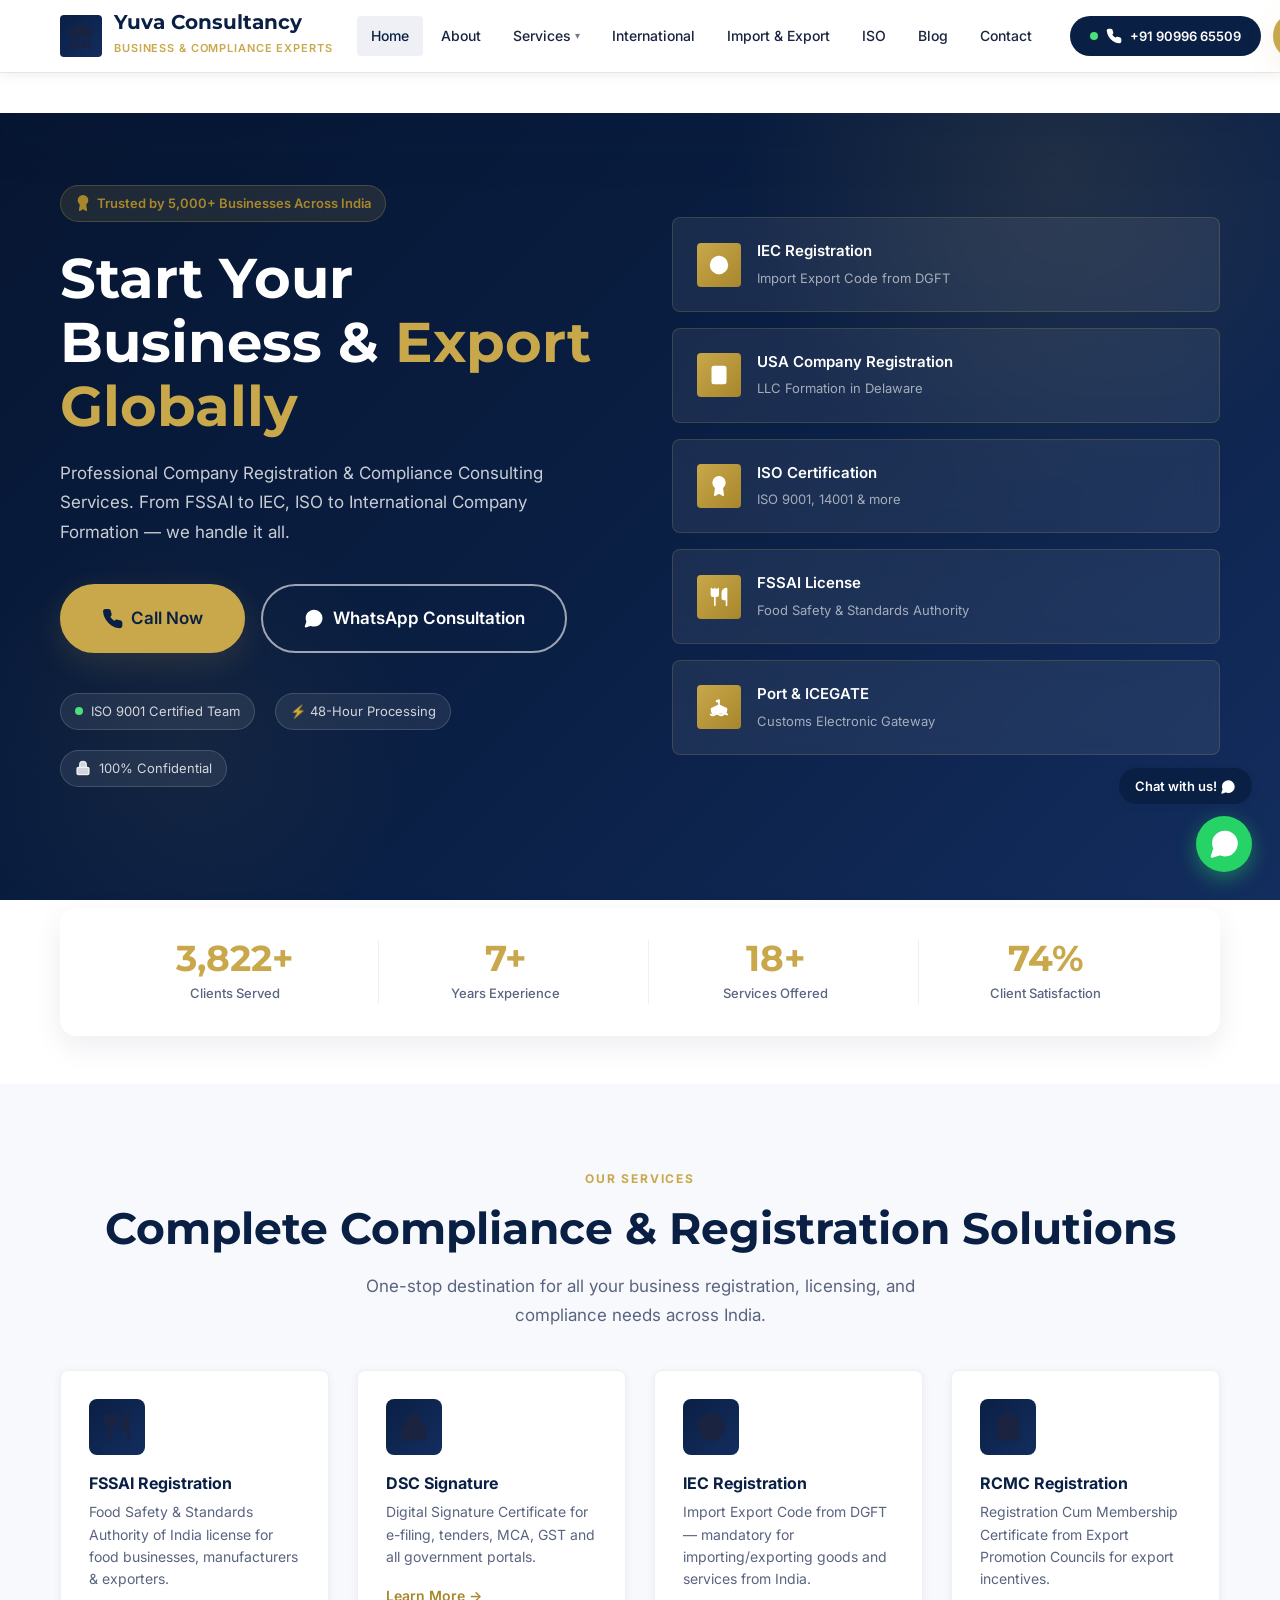
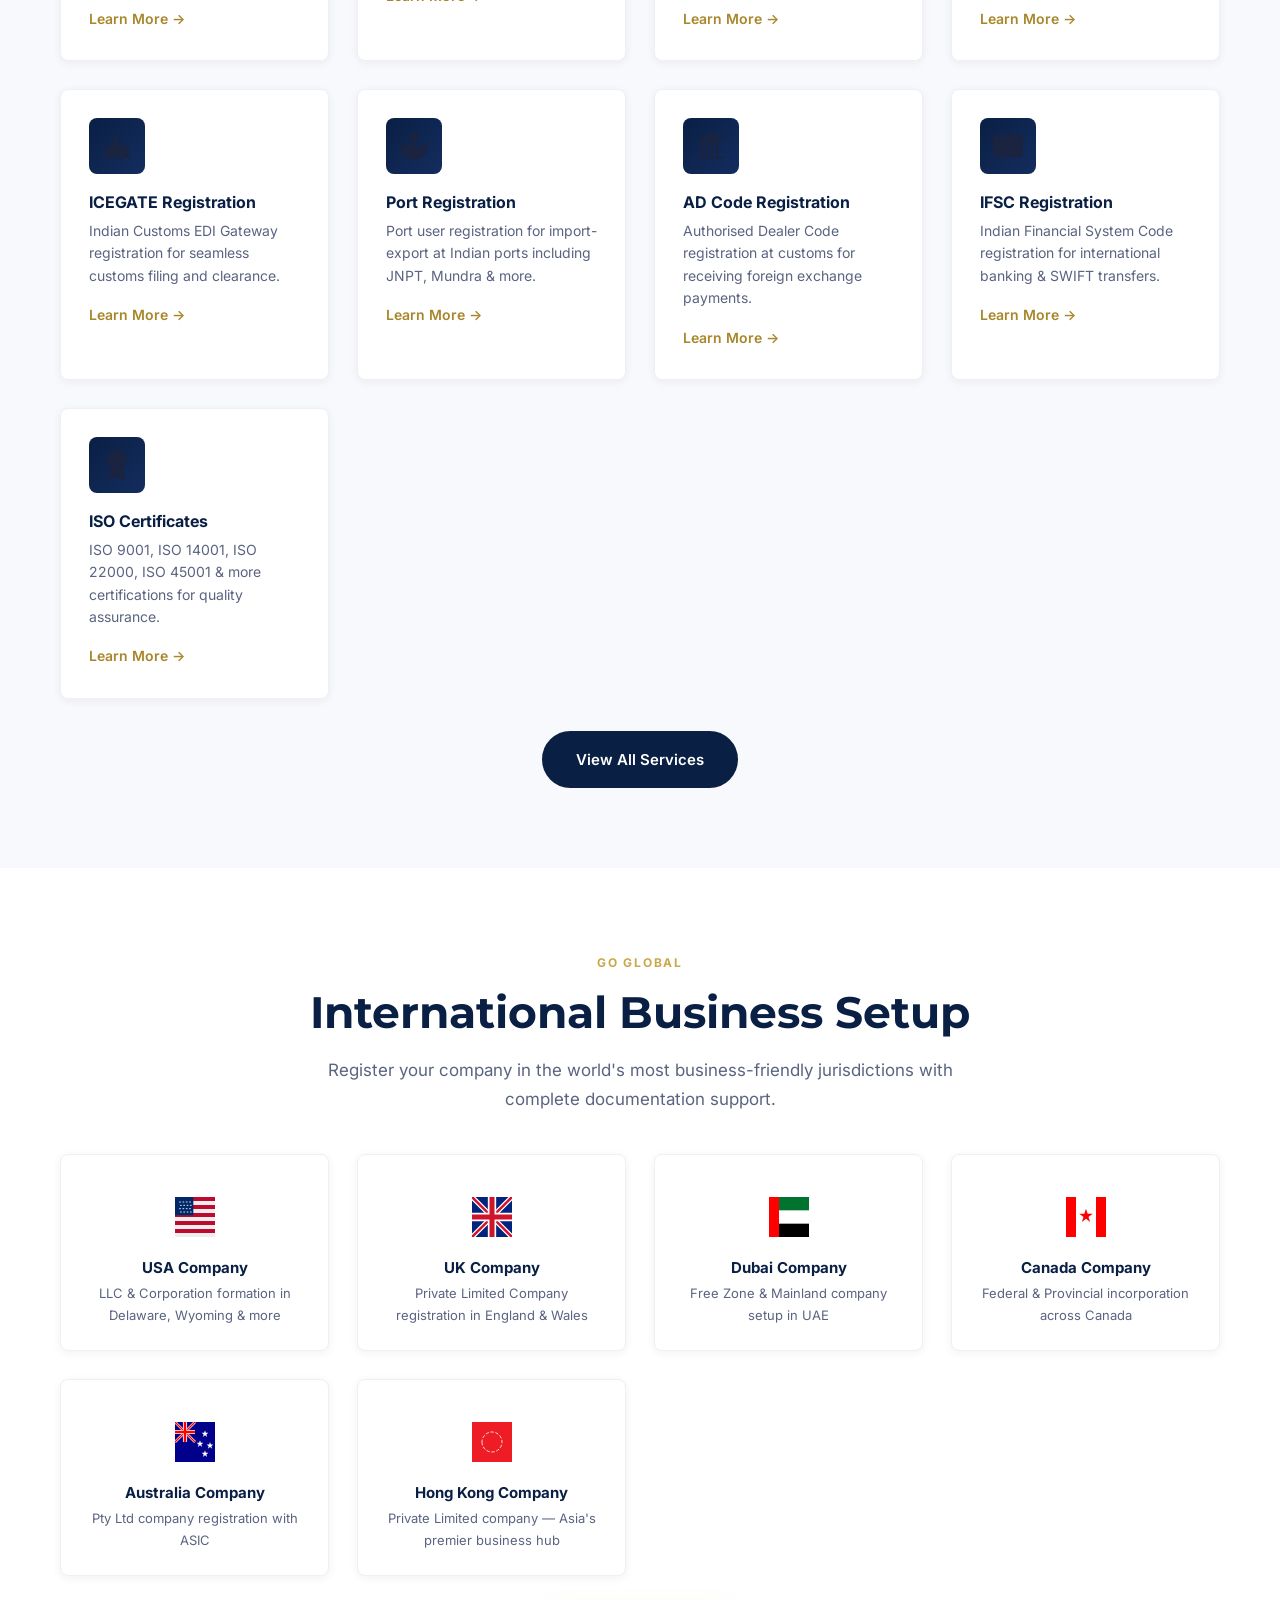
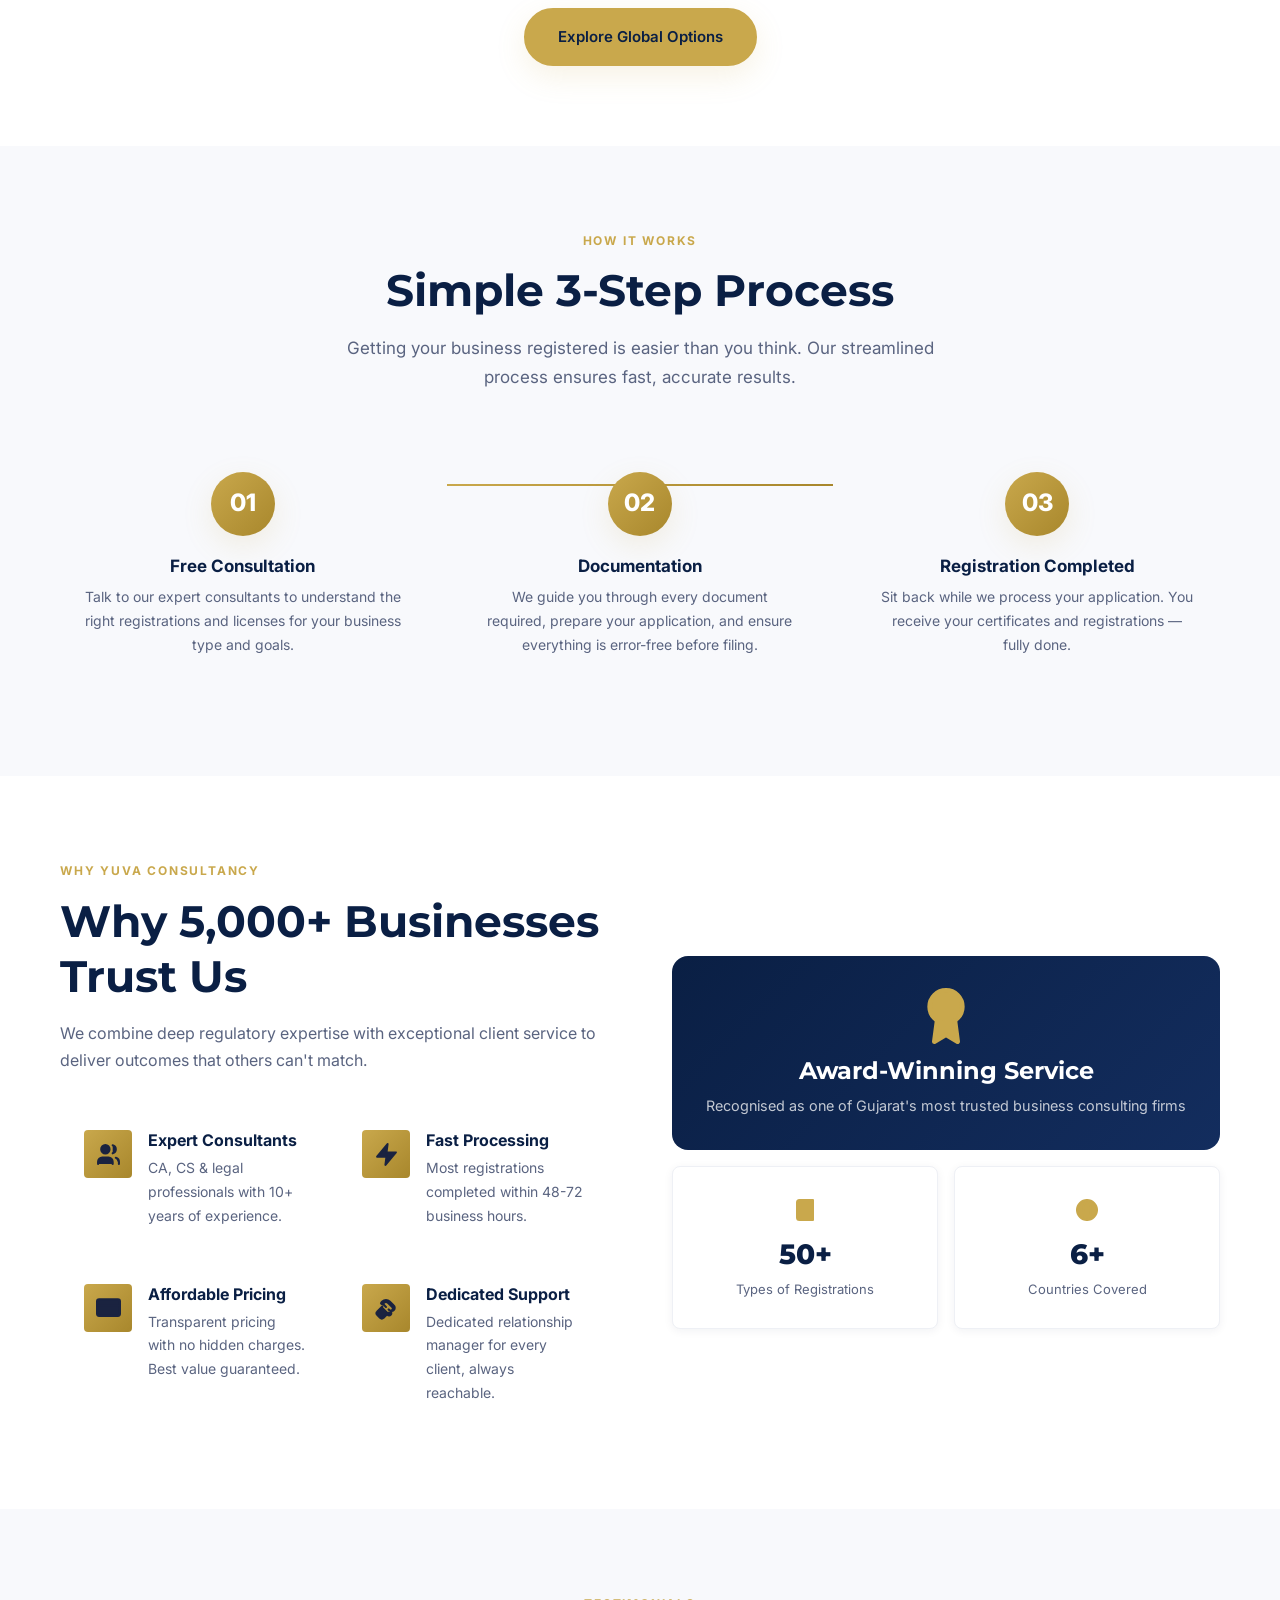
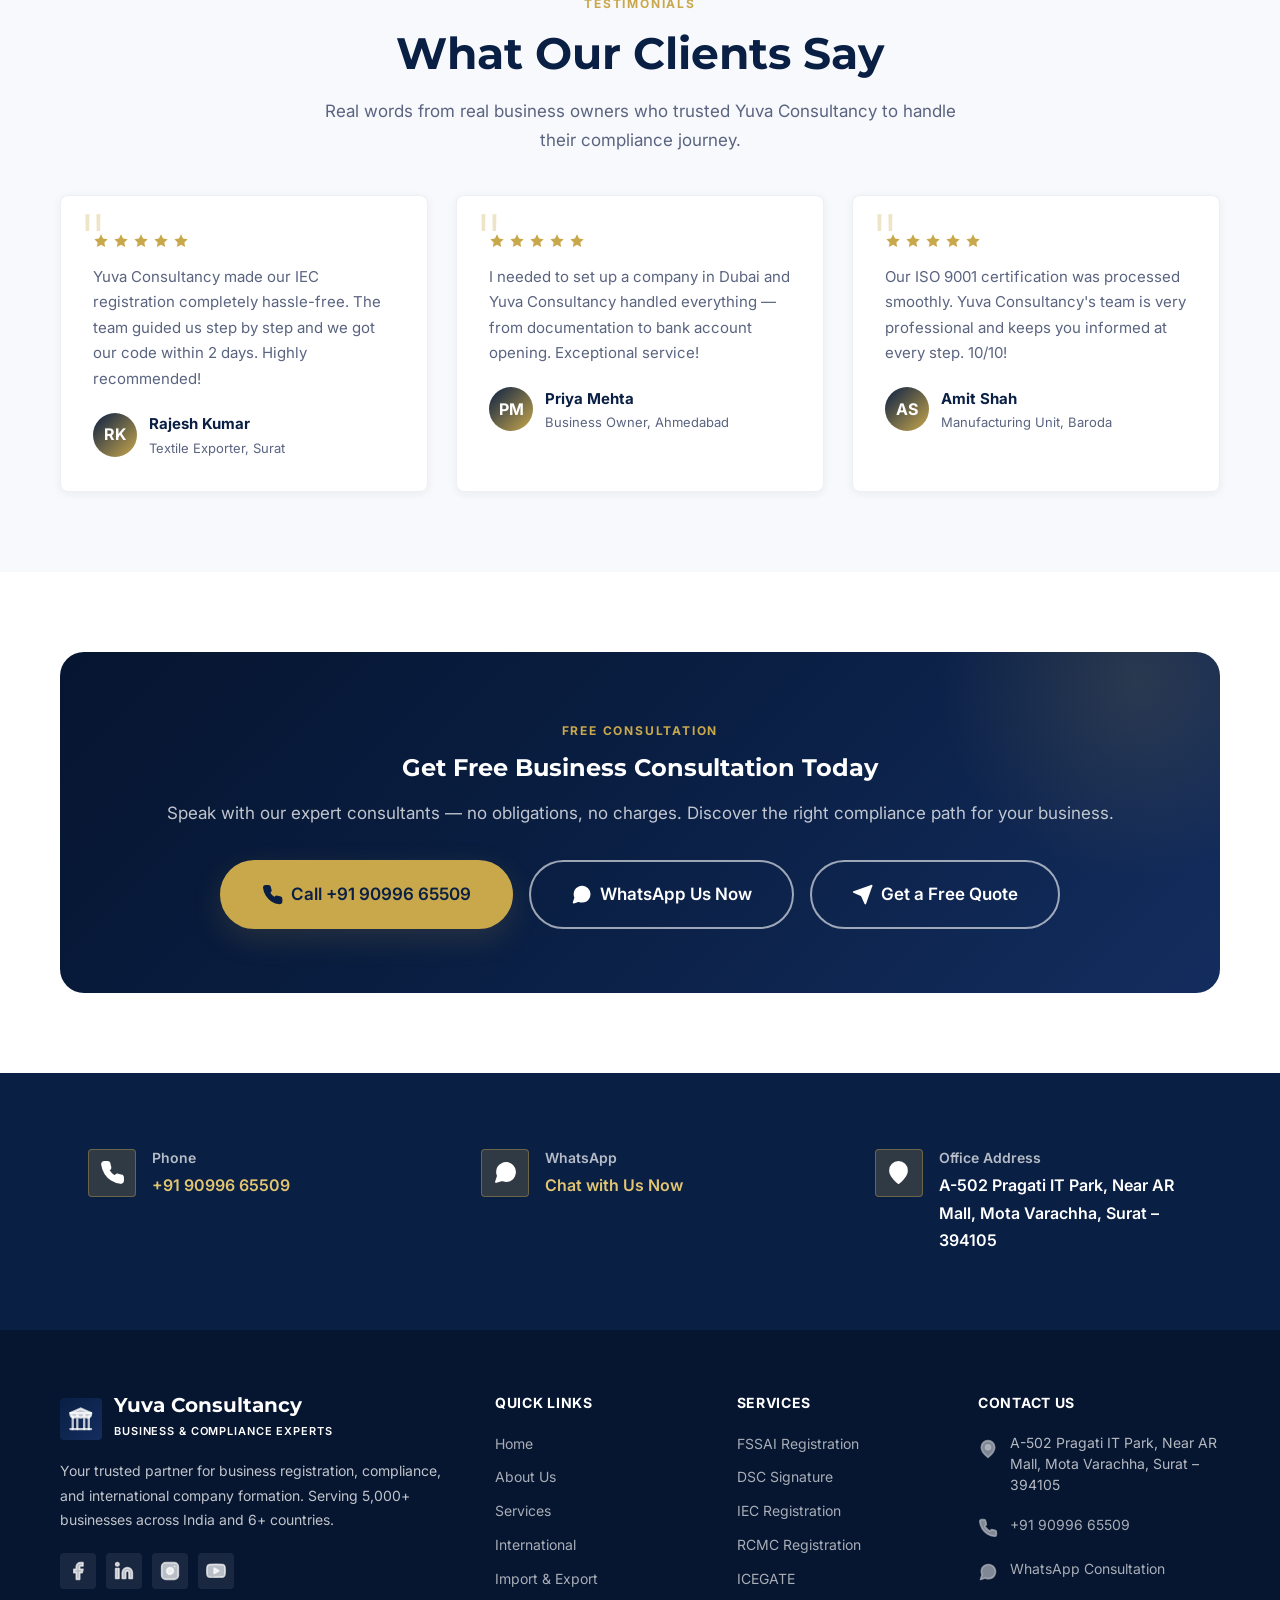
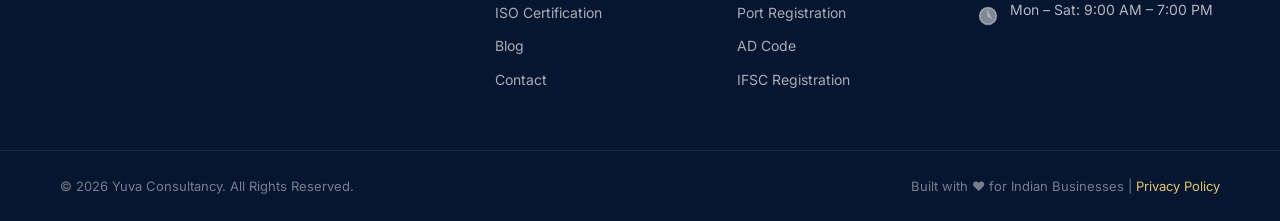
<file: index.html>
<!DOCTYPE html>
<html lang="en">
<head>
  <meta charset="UTF-8" />
  <meta name="viewport" content="width=device-width, initial-scale=1.0" />
  <title>Yuva Consultancy | Business Registration & Compliance Consulting</title>
  <meta name="description" content="Yuva Consultancy offers expert business registration, import-export licensing, ISO certification, and international company formation services in India and abroad."/>
  <meta name="keywords" content="company registration, IEC registration, FSSAI, DSC, ISO certification, import export, Surat consultancy"/>
  <meta property="og:title" content="Yuva Consultancy | Business Registration Experts"/>
  <meta property="og:description" content="Professional Company Registration & Compliance Consulting Services"/>
  <meta property="og:type" content="website"/>
  <link rel="icon" href="assets/images/favicon.svg"/>
  <link rel="stylesheet" href="assets/css/style.css"/>
  <style>
    /* ---- HOME PAGE SPECIFICS ---- */
    .hero {
      min-height: 100vh;
      background: linear-gradient(135deg, #061530 0%, #0A1F44 55%, #132D5E 100%);
      display: flex;
      align-items: center;
      position: relative;
      overflow: hidden;
      padding-top: var(--header-h);
    }
    .hero::before {
      content: '';
      position: absolute;
      top: -20%; right: -10%;
      width: 700px; height: 700px;
      background: radial-gradient(circle, rgba(201,168,76,0.12) 0%, transparent 65%);
      pointer-events: none;
    }
    .hero::after {
      content: '';
      position: absolute;
      bottom: -10%; left: -5%;
      width: 500px; height: 500px;
      background: radial-gradient(circle, rgba(201,168,76,0.06) 0%, transparent 65%);
      pointer-events: none;
    }
    .hero-grid {
      display: grid;
      grid-template-columns: 1fr 1fr;
      gap: 4rem;
      align-items: center;
      position: relative;
      z-index: 2;
    }
    .hero-content .badge { margin-bottom: 1.5rem; }
    .hero-content h1 {
      font-size: clamp(2.25rem, 5vw, 3.5rem);
      color: var(--white);
      line-height: 1.15;
      margin-bottom: 1.25rem;
    }
    .hero-content h1 span { color: var(--gold); }
    .hero-content p {
      font-size: 1.0625rem;
      color: rgba(255,255,255,0.78);
      max-width: 520px;
      margin-bottom: 2.25rem;
      line-height: 1.75;
    }
    .hero-btns { display: flex; gap: 1rem; flex-wrap: wrap; }
    .hero-trust {
      margin-top: 2.5rem;
      display: flex;
      align-items: center;
      gap: 1.25rem;
      flex-wrap: wrap;
    }
    .trust-pill {
      display: flex; align-items: center; gap: 0.5rem;
      background: rgba(255,255,255,0.08);
      border: 1px solid rgba(255,255,255,0.15);
      border-radius: 50px;
      padding: 0.4rem 0.875rem;
      font-size: 0.8125rem;
      color: rgba(255,255,255,0.8);
    }
    .trust-pill .dot { width:8px; height:8px; background:#4AE07A; border-radius:50%; }

    .hero-visual {
      display: flex;
      flex-direction: column;
      gap: 1rem;
    }
    .hero-card {
      background: rgba(255,255,255,0.07);
      border: 1px solid rgba(201,168,76,0.2);
      border-radius: var(--radius-md);
      padding: 1.25rem 1.5rem;
      backdrop-filter: blur(12px);
      display: flex;
      align-items: center;
      gap: 1rem;
      transition: var(--transition);
    }
    .hero-card:hover { background: rgba(255,255,255,0.11); transform:translateX(4px); }
    .hero-card-icon {
      width: 44px; height: 44px;
      background: linear-gradient(135deg, var(--gold), var(--gold-dark));
      border-radius: var(--radius-sm);
      display: flex; align-items: center; justify-content: center;
      color: var(--white);
      flex-shrink: 0;
    }
    .hero-card strong { display:block; color:var(--white); font-size:0.9375rem; font-weight:600; }
    .hero-card span { font-size:0.8125rem; color:rgba(255,255,255,0.6); }

    /* Services Section */
    .services-intro {
      background: var(--off-white);
    }

    /* International */
    .intl-section {
      background: linear-gradient(180deg, var(--off-white) 0%, var(--white) 100%);
    }

    /* Process */
    .process-connector {
      position: relative;
    }
    .process-connector::before {
      content: '';
      position: absolute;
      top: 52px;
      left: calc(50% / 3 + 16.66%);
      right: calc(50% / 3 + 16.66%);
      height: 2px;
      background: linear-gradient(90deg, var(--gold), var(--gold-dark));
      z-index: 0;
    }
    .step-card { position: relative; z-index: 1; }

    /* Why Us */
    .why-grid {
      display: grid;
      grid-template-columns: 1fr 1fr;
      gap: 0.5rem;
    }

    /* Testimonials */
    .testimonial-grid {
      display: grid;
      grid-template-columns: repeat(3,1fr);
      gap: 1.75rem;
    }

    @media (max-width:900px) {
      .hero-grid { grid-template-columns:1fr; gap:3rem; }
      .hero-visual { display:none; }
      .hero-content h1 { font-size: 2.25rem; }
      .process-connector::before { display:none; }
      .testimonial-grid { grid-template-columns:1fr; }
      .why-grid { grid-template-columns:1fr; }
    }
  </style>
</head>
<body>

<!-- ========== HEADER ========== -->
<header id="header">
  <div class="container">
    <div class="header-inner">
      <!-- Logo -->
      <a href="index.html" class="logo">
        <div class="logo-icon">
          <svg class="svg-icon" viewBox="0 0 24 24" fill="none" stroke="currentColor" stroke-width="2" stroke-linecap="round" stroke-linejoin="round"><path d="M3 21h18"></path><path d="M3 7v1a3 3 0 0 0 6 0V7m0 1a3 3 0 0 0 6 0V7m0 1a3 3 0 0 0 6 0V7H3"></path><path d="M5 21V10"></path><path d="M9 21V10"></path><path d="M15 21V10"></path><path d="M19 21V10"></path><path d="m3 7 9-4 9 4"></path></svg>
        </div>
        <div class="logo-text">
          <strong>Yuva Consultancy</strong>
          <span>Business &amp; Compliance Experts</span>
        </div>
      </a>

      <!-- Desktop Nav -->
      <nav class="nav">
        <a href="index.html">Home</a>
        <a href="about.html">About</a>
        <div class="nav-item">
          <a href="services.html">Services</a>
          <div class="dropdown">
            <a href="services.html#fssai">
              <span class="icon">
                <svg class="svg-icon" viewBox="0 0 24 24" fill="none" stroke="currentColor" stroke-width="2" stroke-linecap="round" stroke-linejoin="round"><path d="M3 2v7c0 1.1.9 2 2 2h4a2 2 0 0 0 2-2V2"></path><path d="M7 2v20"></path><path d="M21 15V2v0a5 5 0 0 0-5 5v6c0 1.1.9 2 2 2h3Zm0 0v7"></path></svg>
              </span>FSSAI Registration
            </a>
            <a href="services.html#dsc">
              <span class="icon">
                <svg class="svg-icon" viewBox="0 0 24 24" fill="none" stroke="currentColor" stroke-width="2" stroke-linecap="round" stroke-linejoin="round"><rect x="3" y="11" width="18" height="11" rx="2" ry="2"></rect><path d="M7 11V7a5 5 0 0 1 10 0v4"></path></svg>
              </span>DSC Signature
            </a>
            <a href="services.html#iec">
              <span class="icon">
                <svg class="svg-icon" viewBox="0 0 24 24" fill="none" stroke="currentColor" stroke-width="2" stroke-linecap="round" stroke-linejoin="round"><circle cx="12" cy="12" r="10"></circle><line x1="2" y1="12" x2="22" y2="12"></line><path d="M12 2a15.3 15.3 0 0 1 4 10 15.3 15.3 0 0 1-4 10 15.3 15.3 0 0 1-4-10 15.3 15.3 0 0 1 4-10z"></path></svg>
              </span>IEC Registration
            </a>
            <a href="services.html#rcmc">
              <span class="icon">
                <svg class="svg-icon" viewBox="0 0 24 24" fill="none" stroke="currentColor" stroke-width="2" stroke-linecap="round" stroke-linejoin="round"><path d="M16 4h2a2 2 0 0 1 2 2v14a2 2 0 0 1-2 2H6a2 2 0 0 1-2-2V6a2 2 0 0 1 2-2h2"></path><rect x="8" y="2" width="8" height="4" rx="1" ry="1"></rect></svg>
              </span>RCMC Registration
            </a>
            <a href="services.html#icegate">
              <span class="icon">
                <svg class="svg-icon" viewBox="0 0 24 24" fill="none" stroke="currentColor" stroke-width="2" stroke-linecap="round" stroke-linejoin="round"><path d="M2 21c.6.5 1.2 1 2.5 1 2.5 0 2.5-2 5-2 1.3 0 1.9.5 2.5 1 .6.5 1.2 1 2.5 1 2.5 0 2.5-2 5-2 1.3 0 1.9.5 2.5 1"></path><path d="M19.38 20A11.6 11.6 0 0 0 21 14l-9-4-9 4a11.6 11.6 0 0 0 1.62 6"></path><path d="M12 12.5V4"></path><path d="M12 4c-2 0-3 1-3 1s1 1 3 1"></path><path d="M5 14h14"></path></svg>
              </span>ICEGATE Registration
            </a>
            <a href="services.html#port">
              <span class="icon">
                <svg class="svg-icon" viewBox="0 0 24 24" fill="none" stroke="currentColor" stroke-width="2" stroke-linecap="round" stroke-linejoin="round"><circle cx="12" cy="5" r="3"></circle><line x1="12" y1="22" x2="12" y2="8"></line><path d="M5 12H2a10 10 0 0 0 20 0h-3"></path></svg>
              </span>Port Registration
            </a>
            <a href="services.html#adcode">
              <span class="icon">
                <svg class="svg-icon" viewBox="0 0 24 24" fill="none" stroke="currentColor" stroke-width="2" stroke-linecap="round" stroke-linejoin="round"><line x1="3" y1="21" x2="21" y2="21"></line><line x1="3" y1="7" x2="21" y2="7"></line><polyline points="3 7 12 2 21 7"></polyline><line x1="5" y1="21" x2="5" y2="7"></line><line x1="9" y1="21" x2="9" y2="7"></line><line x1="13" y1="21" x2="13" y2="7"></line><line x1="17" y1="21" x2="17" y2="7"></line></svg>
              </span>AD Code Registration
            </a>
            <a href="services.html#ifsc">
              <span class="icon">
                <svg class="svg-icon" viewBox="0 0 24 24" fill="none" stroke="currentColor" stroke-width="2" stroke-linecap="round" stroke-linejoin="round"><rect x="1" y="4" width="22" height="16" rx="2" ry="2"></rect><line x1="1" y1="10" x2="23" y2="10"></line></svg>
              </span>IFSC Registration
            </a>
          </div>
        </div>
        <a href="international.html">International</a>
        <a href="import-export.html">Import &amp; Export</a>
        <a href="iso.html">ISO</a>
        <a href="blog.html">Blog</a>
        <a href="contact.html">Contact</a>
      </nav>

      <!-- CTA -->
      <div class="header-cta">
        <a href="tel:+919099665509" class="call-btn">
          <span class="dot"></span>
          <svg class="svg-icon icon-sm" viewBox="0 0 24 24" fill="none" stroke="currentColor" stroke-width="2" stroke-linecap="round" stroke-linejoin="round"><path d="M22 16.92v3a2 2 0 0 1-2.18 2 19.79 19.79 0 0 1-8.63-3.07 19.5 19.5 0 0 1-6-6 19.79 19.79 0 0 1-3.07-8.67A2 2 0 0 1 4.11 2h3a2 2 0 0 1 2 1.72 12.84 12.84 0 0 0 .7 2.81 2 2 0 0 1-.45 2.11L8.09 9.91a16 16 0 0 0 6 6l1.27-1.27a2 2 0 0 1 2.11-.45 12.84 12.84 0 0 0 2.81.7A2 2 0 0 1 22 16.92z"></path></svg> +91 90996 65509
        </a>
        <a href="contact.html" class="btn btn-primary btn-sm">Get Free Quote</a>
        <button class="hamburger" id="hamburger" aria-label="Menu">
          <span></span><span></span><span></span>
        </button>
      </div>
    </div>
  </div>
</header>

<!-- Mobile Nav -->
<div class="mobile-nav" id="mobileNav">
  <div class="section-head">Navigation</div>
  <a href="index.html"><svg class="svg-icon" viewBox="0 0 24 24" fill="none" stroke="currentColor" stroke-width="2" stroke-linecap="round" stroke-linejoin="round"><path d="m3 9 9-7 9 7v11a2 2 0 0 1-2 2H5a2 2 0 0 1-2-2z"></path><polyline points="9 22 9 12 15 12 15 22"></polyline></svg> Home</a>
  <a href="about.html"><svg class="svg-icon" viewBox="0 0 24 24" fill="none" stroke="currentColor" stroke-width="2" stroke-linecap="round" stroke-linejoin="round"><path d="M16 21v-2a4 4 0 0 0-4-4H6a4 4 0 0 0-4 4v2"></path><circle cx="9" cy="7" r="4"></circle><path d="M22 21v-2a4 4 0 0 0-3-3.87"></path><path d="M16 3.13a4 4 0 0 1 0 7.75"></path></svg> About Us</a>
  <div class="section-head">Services</div>
  <a href="services.html#fssai"><svg class="svg-icon" viewBox="0 0 24 24" fill="none" stroke="currentColor" stroke-width="2" stroke-linecap="round" stroke-linejoin="round"><path d="M3 2v7c0 1.1.9 2 2 2h4a2 2 0 0 0 2-2V2"></path><path d="M7 2v20"></path><path d="M21 15V2v0a5 5 0 0 0-5 5v6c0 1.1.9 2 2 2h3Zm0 0v7"></path></svg> FSSAI Registration</a>
  <a href="services.html#dsc"><svg class="svg-icon" viewBox="0 0 24 24" fill="none" stroke="currentColor" stroke-width="2" stroke-linecap="round" stroke-linejoin="round"><rect x="3" y="11" width="18" height="11" rx="2" ry="2"></rect><path d="M7 11V7a5 5 0 0 1 10 0v4"></path></svg> DSC Signature</a>
  <a href="services.html#iec"><svg class="svg-icon" viewBox="0 0 24 24" fill="none" stroke="currentColor" stroke-width="2" stroke-linecap="round" stroke-linejoin="round"><circle cx="12" cy="12" r="10"></circle><line x1="2" y1="12" x2="22" y2="12"></line><path d="M12 2a15.3 15.3 0 0 1 4 10 15.3 15.3 0 0 1-4 10 15.3 15.3 0 0 1-4-10 15.3 15.3 0 0 1 4-10z"></path></svg> IEC Registration</a>
  <a href="services.html#rcmc"><svg class="svg-icon" viewBox="0 0 24 24" fill="none" stroke="currentColor" stroke-width="2" stroke-linecap="round" stroke-linejoin="round"><path d="M16 4h2a2 2 0 0 1 2 2v14a2 2 0 0 1-2 2H6a2 2 0 0 1-2-2V6a2 2 0 0 1 2-2h2"></path><rect x="8" y="2" width="8" height="4" rx="1" ry="1"></rect></svg> RCMC Registration</a>
  <a href="services.html#icegate"><svg class="svg-icon" viewBox="0 0 24 24" fill="none" stroke="currentColor" stroke-width="2" stroke-linecap="round" stroke-linejoin="round"><path d="M2 21c.6.5 1.2 1 2.5 1 2.5 0 2.5-2 5-2 1.3 0 1.9.5 2.5 1 .6.5 1.2 1 2.5 1 2.5 0 2.5-2 5-2 1.3 0 1.9.5 2.5 1"></path><path d="M19.38 20A11.6 11.6 0 0 0 21 14l-9-4-9 4a11.6 11.6 0 0 0 1.62 6"></path><path d="M12 12.5V4"></path><path d="M12 4c-2 0-3 1-3 1s1 1 3 1"></path><path d="M5 14h14"></path></svg> ICEGATE Registration</a>
  <a href="services.html#port"><svg class="svg-icon" viewBox="0 0 24 24" fill="none" stroke="currentColor" stroke-width="2" stroke-linecap="round" stroke-linejoin="round"><circle cx="12" cy="5" r="3"></circle><line x1="12" y1="22" x2="12" y2="8"></line><path d="M5 12H2a10 10 0 0 0 20 0h-3"></path></svg> Port Registration</a>
  <a href="services.html#adcode"><svg class="svg-icon" viewBox="0 0 24 24" fill="none" stroke="currentColor" stroke-width="2" stroke-linecap="round" stroke-linejoin="round"><line x1="3" y1="21" x2="21" y2="21"></line><line x1="3" y1="7" x2="21" y2="7"></line><polyline points="3 7 12 2 21 7"></polyline><line x1="5" y1="21" x2="5" y2="7"></line><line x1="9" y1="21" x2="9" y2="7"></line><line x1="13" y1="21" x2="13" y2="7"></line><line x1="17" y1="21" x2="17" y2="7"></line></svg> AD Code Registration</a>
  <a href="services.html#ifsc"><svg class="svg-icon" viewBox="0 0 24 24" fill="none" stroke="currentColor" stroke-width="2" stroke-linecap="round" stroke-linejoin="round"><rect x="1" y="4" width="22" height="16" rx="2" ry="2"></rect><line x1="1" y1="10" x2="23" y2="10"></line></svg> IFSC Registration</a>
  <div class="section-head">More</div>
  <a href="international.html"><svg class="svg-icon" viewBox="0 0 24 24" fill="none" stroke="currentColor" stroke-width="2" stroke-linecap="round" stroke-linejoin="round"><circle cx="12" cy="12" r="10"></circle><line x1="2" y1="12" x2="22" y2="12"></line><path d="M12 2a15.3 15.3 0 0 1 4 10 15.3 15.3 0 0 1-4 10 15.3 15.3 0 0 1-4-10 15.3 15.3 0 0 1 4-10z"></path></svg> International Registration</a>
  <a href="import-export.html"><svg class="svg-icon" viewBox="0 0 24 24" fill="none" stroke="currentColor" stroke-width="2" stroke-linecap="round" stroke-linejoin="round"><path d="M21 8a2 2 0 0 0-1-1.73l-7-4a2 2 0 0 0-2 0l-7 4A2 2 0 0 0 3 8v8a2 2 0 0 0 1 1.73l7 4a2 2 0 0 0 2 0l7-4A2 2 0 0 0 21 16Z"></path><path d="m3.3 7 8.7 5 8.7-5"></path><path d="M12 22V12"></path></svg> Import &amp; Export</a>
  <a href="iso.html"><svg class="svg-icon" viewBox="0 0 24 24" fill="none" stroke="currentColor" stroke-width="2" stroke-linecap="round" stroke-linejoin="round"><circle cx="12" cy="8" r="7"></circle><polyline points="8.21 13.89 7 23 12 20 17 23 15.79 13.88"></polyline></svg> ISO Certification</a>
  <a href="blog.html"><svg class="svg-icon" viewBox="0 0 24 24" fill="none" stroke="currentColor" stroke-width="2" stroke-linecap="round" stroke-linejoin="round"><path d="M4 19.5v-15A2.5 2.5 0 0 1 6.5 2H20v20H6.5a2.5 2.5 0 0 1-2.5-2.5Z"></path><path d="M8 7h6"></path><path d="M8 11h8"></path></svg> Blog</a>
  <a href="contact.html"><svg class="svg-icon" viewBox="0 0 24 24" fill="none" stroke="currentColor" stroke-width="2" stroke-linecap="round" stroke-linejoin="round"><path d="M22 17a2 2 0 0 1-2 2H4a2 2 0 0 1-2-2V9.5C2 7 4 5 6.5 5H18c2.2 0 4 1.8 4 4v8Z"></path><polyline points="15,9 18,9 18,12"></polyline><path d="m15 5 3 4"></path></svg> Contact</a>
  <div style="padding:1.25rem 0;">
    <a href="tel:+919099665509" class="btn btn-navy" style="width:100%;justify-content:center;"><svg class="svg-icon" viewBox="0 0 24 24" fill="none" stroke="currentColor" stroke-width="2" stroke-linecap="round" stroke-linejoin="round"><path d="M22 16.92v3a2 2 0 0 1-2.18 2 19.79 19.79 0 0 1-8.63-3.07 19.5 19.5 0 0 1-6-6 19.79 19.79 0 0 1-3.07-8.67A2 2 0 0 1 4.11 2h3a2 2 0 0 1 2 1.72 12.84 12.84 0 0 0 .7 2.81 2 2 0 0 1-.45 2.11L8.09 9.91a16 16 0 0 0 6 6l1.27-1.27a2 2 0 0 1 2.11-.45 12.84 12.84 0 0 0 2.81.7A2 2 0 0 1 22 16.92z"></path></svg> Call Now</a>
  </div>
  <a href="https://wa.me/919099665509" class="btn btn-whatsapp" style="width:100%;justify-content:center;margin-top:0.5rem;"><svg class="svg-icon" viewBox="0 0 24 24" fill="none" stroke="currentColor" stroke-width="2" stroke-linecap="round" stroke-linejoin="round"><path d="M21 11.5a8.38 8.38 0 0 1-.9 3.8 8.5 8.5 0 0 1-7.6 4.7 8.38 8.38 0 0 1-3.8-.9L3 21l1.9-5.7a8.38 8.38 0 0 1-.9-3.8 8.5 8.5 0 0 1 4.7-7.6 8.38 8.38 0 0 1 3.8-.9h.5a8.48 8.48 0 0 1 8 8v.5z"></path></svg> WhatsApp</a>
</div>

<!-- ========== HERO ========== -->
<section class="hero">
  <div class="container">
    <div class="hero-grid">
      <div class="hero-content">
        <div class="badge">
          <svg class="svg-icon icon-sm" viewBox="0 0 24 24" fill="none" stroke="currentColor" stroke-width="2" stroke-linecap="round" stroke-linejoin="round"><circle cx="12" cy="8" r="7"></circle><polyline points="8.21 13.89 7 23 12 20 17 23 15.79 13.88"></polyline></svg> Trusted by 5,000+ Businesses Across India
        </div>
        <h1>Start Your Business &amp; <span>Export Globally</span></h1>
        <p>Professional Company Registration &amp; Compliance Consulting Services. From FSSAI to IEC, ISO to International Company Formation — we handle it all.</p>
        <div class="hero-btns">
          <a href="tel:+919099665509" class="btn btn-primary btn-lg"><svg class="svg-icon" viewBox="0 0 24 24" fill="none" stroke="currentColor" stroke-width="2" stroke-linecap="round" stroke-linejoin="round"><path d="M22 16.92v3a2 2 0 0 1-2.18 2 19.79 19.79 0 0 1-8.63-3.07 19.5 19.5 0 0 1-6-6 19.79 19.79 0 0 1-3.07-8.67A2 2 0 0 1 4.11 2h3a2 2 0 0 1 2 1.72 12.84 12.84 0 0 0 .7 2.81 2 2 0 0 1-.45 2.11L8.09 9.91a16 16 0 0 0 6 6l1.27-1.27a2 2 0 0 1 2.11-.45 12.84 12.84 0 0 0 2.81.7A2 2 0 0 1 22 16.92z"></path></svg> Call Now</a>
          <a href="https://wa.me/919099665509?text=Hello%20Yuva%20Consultancy!%20I%20need%20a%20free%20consultation." target="_blank" class="btn btn-outline btn-lg"><svg class="svg-icon" viewBox="0 0 24 24" fill="none" stroke="currentColor" stroke-width="2" stroke-linecap="round" stroke-linejoin="round"><path d="M21 11.5a8.38 8.38 0 0 1-.9 3.8 8.5 8.5 0 0 1-7.6 4.7 8.38 8.38 0 0 1-3.8-.9L3 21l1.9-5.7a8.38 8.38 0 0 1-.9-3.8 8.5 8.5 0 0 1 4.7-7.6 8.38 8.38 0 0 1 3.8-.9h.5a8.48 8.48 0 0 1 8 8v.5z"></path></svg> WhatsApp Consultation</a>
        </div>
        <div class="hero-trust">
          <div class="trust-pill"><span class="dot"></span> ISO 9001 Certified Team</div>
          <div class="trust-pill">⚡ 48-Hour Processing</div>
          <div class="trust-pill"><svg class="svg-icon icon-sm" viewBox="0 0 24 24" fill="none" stroke="currentColor" stroke-width="2" stroke-linecap="round" stroke-linejoin="round"><rect x="3" y="11" width="18" height="11" rx="2" ry="2"></rect><path d="M7 11V7a5 5 0 0 1 10 0v4"></path></svg> 100% Confidential</div>
        </div>
      </div>
      <div class="hero-visual">
        <div class="hero-card">
          <div class="hero-card-icon">
            <svg class="svg-icon" viewBox="0 0 24 24" fill="none" stroke="currentColor" stroke-width="2" stroke-linecap="round" stroke-linejoin="round"><circle cx="12" cy="12" r="10"></circle><line x1="2" y1="12" x2="22" y2="12"></line><path d="M12 2a15.3 15.3 0 0 1 4 10 15.3 15.3 0 0 1-4 10 15.3 15.3 0 0 1-4-10 15.3 15.3 0 0 1 4-10z"></path></svg>
          </div>
          <div><strong>IEC Registration</strong><span>Import Export Code from DGFT</span></div>
        </div>
        <div class="hero-card">
          <div class="hero-card-icon">
            <svg class="svg-icon" viewBox="0 0 24 24" fill="none" stroke="currentColor" stroke-width="2" stroke-linecap="round" stroke-linejoin="round"><rect x="4" y="2" width="16" height="20" rx="2" ry="2"></rect><path d="M9 22v-4h6v4"></path><path d="M8 6h.01"></path><path d="M16 6h.01"></path><path d="M8 10h.01"></path><path d="M16 10h.01"></path><path d="M8 14h.01"></path><path d="M16 14h.01"></path></svg>
          </div>
          <div><strong>USA Company Registration</strong><span>LLC Formation in Delaware</span></div>
        </div>
        <div class="hero-card">
          <div class="hero-card-icon">
            <svg class="svg-icon" viewBox="0 0 24 24" fill="none" stroke="currentColor" stroke-width="2" stroke-linecap="round" stroke-linejoin="round"><circle cx="12" cy="8" r="7"></circle><polyline points="8.21 13.89 7 23 12 20 17 23 15.79 13.88"></polyline></svg>
          </div>
          <div><strong>ISO Certification</strong><span>ISO 9001, 14001 &amp; more</span></div>
        </div>
        <div class="hero-card">
          <div class="hero-card-icon">
            <svg class="svg-icon" viewBox="0 0 24 24" fill="none" stroke="currentColor" stroke-width="2" stroke-linecap="round" stroke-linejoin="round"><path d="M3 2v7c0 1.1.9 2 2 2h4a2 2 0 0 0 2-2V2"></path><path d="M7 2v20"></path><path d="M21 15V2v0a5 5 0 0 0-5 5v6c0 1.1.9 2 2 2h3Zm0 0v7"></path></svg>
          </div>
          <div><strong>FSSAI License</strong><span>Food Safety &amp; Standards Authority</span></div>
        </div>
        <div class="hero-card">
          <div class="hero-card-icon">
            <svg class="svg-icon" viewBox="0 0 24 24" fill="none" stroke="currentColor" stroke-width="2" stroke-linecap="round" stroke-linejoin="round"><path d="M2 21c.6.5 1.2 1 2.5 1 2.5 0 2.5-2 5-2 1.3 0 1.9.5 2.5 1 .6.5 1.2 1 2.5 1 2.5 0 2.5-2 5-2 1.3 0 1.9.5 2.5 1"></path><path d="M19.38 20A11.6 11.6 0 0 0 21 14l-9-4-9 4a11.6 11.6 0 0 0 1.62 6"></path><path d="M12 12.5V4"></path><path d="M12 4c-2 0-3 1-3 1s1 1 3 1"></path><path d="M5 14h14"></path></svg>
          </div>
          <div><strong>Port &amp; ICEGATE</strong><span>Customs Electronic Gateway</span></div>
        </div>
      </div>
    </div>
  </div>
</section>

<!-- ========== STATS BAR ========== -->
<section class="section-sm">
  <div class="container">
    <div class="stats-bar reveal">
      <div class="stat-item">
        <div class="stat-number"><span data-count="5000" data-suffix="+">0+</span></div>
        <div class="stat-label">Clients Served</div>
      </div>
      <div class="stat-item">
        <div class="stat-number"><span data-count="10" data-suffix="+">0+</span></div>
        <div class="stat-label">Years Experience</div>
      </div>
      <div class="stat-item">
        <div class="stat-number"><span data-count="25" data-suffix="+">0+</span></div>
        <div class="stat-label">Services Offered</div>
      </div>
      <div class="stat-item">
        <div class="stat-number"><span data-count="98" data-suffix="%">0%</span></div>
        <div class="stat-label">Client Satisfaction</div>
      </div>
    </div>
  </div>
</section>

<!-- ========== SERVICES ========== -->
<section class="section services-intro">
  <div class="container">
    <div class="text-center reveal">
      <span class="section-label">Our Services</span>
      <h2 class="section-title">Complete Compliance &amp; Registration Solutions</h2>
      <p class="section-sub">One-stop destination for all your business registration, licensing, and compliance needs across India.</p>
    </div>
    <div class="grid-auto">
      <div class="card reveal" id="fssai">
        <div class="service-icon">
          <svg class="svg-icon" viewBox="0 0 24 24" fill="none" stroke="currentColor" stroke-width="2" stroke-linecap="round" stroke-linejoin="round"><path d="M3 2v7c0 1.1.9 2 2 2h4a2 2 0 0 0 2-2V2"></path><path d="M7 2v20"></path><path d="M21 15V2v0a5 5 0 0 0-5 5v6c0 1.1.9 2 2 2h3Zm0 0v7"></path></svg>
        </div>
        <h3>FSSAI Registration</h3>
        <p>Food Safety &amp; Standards Authority of India license for food businesses, manufacturers &amp; exporters.</p>
        <a href="services.html#fssai" class="card-link">Learn More →</a>
      </div>
      <div class="card reveal" id="dsc">
        <div class="service-icon">
          <svg class="svg-icon" viewBox="0 0 24 24" fill="none" stroke="currentColor" stroke-width="2" stroke-linecap="round" stroke-linejoin="round"><rect x="3" y="11" width="18" height="11" rx="2" ry="2"></rect><path d="M7 11V7a5 5 0 0 1 10 0v4"></path></svg>
        </div>
        <h3>DSC Signature</h3>
        <p>Digital Signature Certificate for e-filing, tenders, MCA, GST and all government portals.</p>
        <a href="services.html#dsc" class="card-link">Learn More →</a>
      </div>
      <div class="card reveal" id="iec">
        <div class="service-icon">
          <svg class="svg-icon" viewBox="0 0 24 24" fill="none" stroke="currentColor" stroke-width="2" stroke-linecap="round" stroke-linejoin="round"><circle cx="12" cy="12" r="10"></circle><line x1="2" y1="12" x2="22" y2="12"></line><path d="M12 2a15.3 15.3 0 0 1 4 10 15.3 15.3 0 0 1-4 10 15.3 15.3 0 0 1-4-10 15.3 15.3 0 0 1 4-10z"></path></svg>
        </div>
        <h3>IEC Registration</h3>
        <p>Import Export Code from DGFT — mandatory for importing/exporting goods and services from India.</p>
        <a href="services.html#iec" class="card-link">Learn More →</a>
      </div>
      <div class="card reveal" id="rcmc">
        <div class="service-icon">
          <svg class="svg-icon" viewBox="0 0 24 24" fill="none" stroke="currentColor" stroke-width="2" stroke-linecap="round" stroke-linejoin="round"><path d="M16 4h2a2 2 0 0 1 2 2v14a2 2 0 0 1-2 2H6a2 2 0 0 1-2-2V6a2 2 0 0 1 2-2h2"></path><rect x="8" y="2" width="8" height="4" rx="1" ry="1"></rect></svg>
        </div>
        <h3>RCMC Registration</h3>
        <p>Registration Cum Membership Certificate from Export Promotion Councils for export incentives.</p>
        <a href="services.html#rcmc" class="card-link">Learn More →</a>
      </div>
      <div class="card reveal" id="icegate">
        <div class="service-icon">
          <svg class="svg-icon" viewBox="0 0 24 24" fill="none" stroke="currentColor" stroke-width="2" stroke-linecap="round" stroke-linejoin="round"><path d="M2 21c.6.5 1.2 1 2.5 1 2.5 0 2.5-2 5-2 1.3 0 1.9.5 2.5 1 .6.5 1.2 1 2.5 1 2.5 0 2.5-2 5-2 1.3 0 1.9.5 2.5 1"></path><path d="M19.38 20A11.6 11.6 0 0 0 21 14l-9-4-9 4a11.6 11.6 0 0 0 1.62 6"></path><path d="M12 12.5V4"></path><path d="M12 4c-2 0-3 1-3 1s1 1 3 1"></path><path d="M5 14h14"></path></svg>
        </div>
        <h3>ICEGATE Registration</h3>
        <p>Indian Customs EDI Gateway registration for seamless customs filing and clearance.</p>
        <a href="services.html#icegate" class="card-link">Learn More →</a>
      </div>
      <div class="card reveal" id="port">
        <div class="service-icon">
          <svg class="svg-icon" viewBox="0 0 24 24" fill="none" stroke="currentColor" stroke-width="2" stroke-linecap="round" stroke-linejoin="round"><circle cx="12" cy="5" r="3"></circle><line x1="12" y1="22" x2="12" y2="8"></line><path d="M5 12H2a10 10 0 0 0 20 0h-3"></path></svg>
        </div>
        <h3>Port Registration</h3>
        <p>Port user registration for import-export at Indian ports including JNPT, Mundra &amp; more.</p>
        <a href="services.html#port" class="card-link">Learn More →</a>
      </div>
      <div class="card reveal" id="adcode">
        <div class="service-icon">
          <svg class="svg-icon" viewBox="0 0 24 24" fill="none" stroke="currentColor" stroke-width="2" stroke-linecap="round" stroke-linejoin="round"><line x1="3" y1="21" x2="21" y2="21"></line><line x1="3" y1="7" x2="21" y2="7"></line><polyline points="3 7 12 2 21 7"></polyline><line x1="5" y1="21" x2="5" y2="7"></line><line x1="9" y1="21" x2="9" y2="7"></line><line x1="13" y1="21" x2="13" y2="7"></line><line x1="17" y1="21" x2="17" y2="7"></line></svg>
        </div>
        <h3>AD Code Registration</h3>
        <p>Authorised Dealer Code registration at customs for receiving foreign exchange payments.</p>
        <a href="services.html#adcode" class="card-link">Learn More →</a>
      </div>
      <div class="card reveal" id="ifsc">
        <div class="service-icon">
          <svg class="svg-icon" viewBox="0 0 24 24" fill="none" stroke="currentColor" stroke-width="2" stroke-linecap="round" stroke-linejoin="round"><rect x="1" y="4" width="22" height="16" rx="2" ry="2"></rect><line x1="1" y1="10" x2="23" y2="10"></line></svg>
        </div>
        <h3>IFSC Registration</h3>
        <p>Indian Financial System Code registration for international banking &amp; SWIFT transfers.</p>
        <a href="services.html#ifsc" class="card-link">Learn More →</a>
      </div>
      <div class="card reveal">
        <div class="service-icon">
          <svg class="svg-icon" viewBox="0 0 24 24" fill="none" stroke="currentColor" stroke-width="2" stroke-linecap="round" stroke-linejoin="round"><circle cx="12" cy="8" r="7"></circle><polyline points="8.21 13.89 7 23 12 20 17 23 15.79 13.88"></polyline></svg>
        </div>
        <h3>ISO Certificates</h3>
        <p>ISO 9001, ISO 14001, ISO 22000, ISO 45001 &amp; more certifications for quality assurance.</p>
        <a href="iso.html" class="card-link">Learn More →</a>
      </div>
    </div>
    <div class="text-center mt-4">
      <a href="services.html" class="btn btn-navy">View All Services</a>
    </div>
  </div>
</section>

<!-- ========== INTERNATIONAL ========== -->
<section class="section">
  <div class="container">
    <div class="text-center reveal">
      <span class="section-label">Go Global</span>
      <h2 class="section-title">International Business Setup</h2>
      <p class="section-sub">Register your company in the world's most business-friendly jurisdictions with complete documentation support.</p>
    </div>
    <div class="grid-auto">
      <a href="international.html#usa" class="country-card reveal">
        <div class="country-flag">
          <svg class="svg-icon icon-lg" viewBox="0 0 24 24" xmlns="http://www.w3.org/2000/svg"><rect width="24" height="24" fill="#eee"/><rect width="24" height="2.4" fill="#bf0a30"/><rect y="4.8" width="24" height="2.4" fill="#bf0a30"/><rect y="9.6" width="24" height="2.4" fill="#bf0a30"/><rect y="14.4" width="24" height="2.4" fill="#bf0a30"/><rect y="19.2" width="24" height="2.4" fill="#bf0a30"/><rect width="11" height="11" fill="#002868"/><path d="M2.5 3h1m1 0h1m1 0h1m1 0h1M3 5h1m1 0h1m1 0h1m1 0h1M2.5 7h1m1 0h1m1 0h1m1 0h1M3 9h1m1 0h1m1 0h1m1 0h1" stroke="#fff" stroke-width="0.5"/></svg>
        </div>
        <h3>USA Company</h3>
        <p>LLC &amp; Corporation formation in Delaware, Wyoming &amp; more</p>
      </a>
      <a href="international.html#uk" class="country-card reveal">
        <div class="country-flag">
          <svg class="svg-icon icon-lg" viewBox="0 0 24 24" xmlns="http://www.w3.org/2000/svg"><rect width="24" height="24" fill="#00247d"/><path d="M0 0l24 24M24 0L0 24" stroke="#fff" stroke-width="3"/><path d="M0 0l24 24M24 0L0 24" stroke="#cf142b" stroke-width="1.5"/><path d="M12 0v24M0 12h24" stroke="#fff" stroke-width="5"/><path d="M12 0v24M0 12h24" stroke="#cf142b" stroke-width="3"/></svg>
        </div>
        <h3>UK Company</h3>
        <p>Private Limited Company registration in England &amp; Wales</p>
      </a>
      <a href="international.html#dubai" class="country-card reveal">
        <div class="country-flag">
          <svg class="svg-icon icon-lg" viewBox="0 0 24 24" xmlns="http://www.w3.org/2000/svg"><rect width="24" height="24" fill="#fff"/><rect width="6" height="24" fill="#f00"/><rect x="6" width="18" height="8" fill="#00732f"/><rect x="6" y="16" width="18" height="8" fill="#000"/></svg>
        </div>
        <h3>Dubai Company</h3>
        <p>Free Zone &amp; Mainland company setup in UAE</p>
      </a>
      <a href="international.html#canada" class="country-card reveal">
        <div class="country-flag">
          <svg class="svg-icon icon-lg" viewBox="0 0 24 24" xmlns="http://www.w3.org/2000/svg"><rect width="24" height="24" fill="#fff"/><rect width="6" height="24" fill="#f00"/><rect x="18" width="6" height="24" fill="#f00"/><path d="M12 7l1 3h3l-2.5 2 1 3-2.5-2-2.5 2 1-3-2.5-2h3z" fill="#f00"/></svg>
        </div>
        <h3>Canada Company</h3>
        <p>Federal &amp; Provincial incorporation across Canada</p>
      </a>
      <a href="international.html#australia" class="country-card reveal">
        <div class="country-flag">
          <svg class="svg-icon icon-lg" viewBox="0 0 24 24" xmlns="http://www.w3.org/2000/svg"><rect width="24" height="24" fill="#00008b"/><path d="M0 0l12 12M12 0L0 12" stroke="#fff" stroke-width="1.5"/><path d="M0 0l12 12M12 0L0 12" stroke="#ff0000" stroke-width="0.8"/><path d="M6 0v12M0 6h12" stroke="#fff" stroke-width="2.5"/><path d="M6 0v12M0 6h12" stroke="#ff0000" stroke-width="1.5"/><path d="M18 5l.5 1.5H20l-1.2 1 .5 1.5-1.3-1-1.3 1 .5-1.5-1.2-1h1.5zM15 11l.5 1.5H17l-1.2 1 .5 1.5-1.3-1-1.3 1 .5-1.5-1.2-1h1.5zM18 17l.5 1.5H20l-1.2 1 .5 1.5-1.3-1-1.3 1 .5-1.5-1.2-1h1.5zM21 12l.5 1.5H23l-1.2 1 .5 1.5-1.3-1-1.3 1 .5-1.5-1.2-1h1.5z" fill="#fff"/></svg>
        </div>
        <h3>Australia Company</h3>
        <p>Pty Ltd company registration with ASIC</p>
      </a>
      <a href="international.html#hongkong" class="country-card reveal">
        <div class="country-flag">
          <svg class="svg-icon icon-lg" viewBox="0 0 24 24" xmlns="http://www.w3.org/2000/svg"><rect width="24" height="24" fill="#ee1c25"/><path d="M12 12m-6 0a6 6 0 1 0 12 0a6 6 0 1 0 -12 0" fill="none" stroke="#fff" stroke-width="0.5" stroke-dasharray="2 1"/></svg>
        </div>
        <h3>Hong Kong Company</h3>
        <p>Private Limited company — Asia's premier business hub</p>
      </a>
    </div>
    <div class="text-center mt-4">
      <a href="international.html" class="btn btn-primary">Explore Global Options</a>
    </div>
  </div>
</section>

<!-- ========== PROCESS ========== -->
<section class="section section-bg">
  <div class="container">
    <div class="text-center reveal">
      <span class="section-label">How It Works</span>
      <h2 class="section-title">Simple 3-Step Process</h2>
      <p class="section-sub">Getting your business registered is easier than you think. Our streamlined process ensures fast, accurate results.</p>
    </div>
    <div class="grid-3 process-connector">
      <div class="step-card reveal">
        <div class="step-number">01</div>
        <h3>Free Consultation</h3>
        <p>Talk to our expert consultants to understand the right registrations and licenses for your business type and goals.</p>
      </div>
      <div class="step-card reveal">
        <div class="step-number">02</div>
        <h3>Documentation</h3>
        <p>We guide you through every document required, prepare your application, and ensure everything is error-free before filing.</p>
      </div>
      <div class="step-card reveal">
        <div class="step-number">03</div>
        <h3>Registration Completed</h3>
        <p>Sit back while we process your application. You receive your certificates and registrations — fully done.</p>
      </div>
    </div>
  </div>
</section>

<!-- ========== WHY CHOOSE US ========== -->
<section class="section">
  <div class="container">
    <div style="display:grid;grid-template-columns:1fr 1fr;gap:4rem;align-items:center;">
      <div class="reveal">
        <span class="section-label">Why Yuva Consultancy</span>
        <h2 class="section-title">Why 5,000+ Businesses Trust Us</h2>
        <p style="color:var(--text-light);margin-bottom:2rem;">We combine deep regulatory expertise with exceptional client service to deliver outcomes that others can't match.</p>
        <div class="why-grid">
          <div class="feature-item">
            <div class="feature-icon">
              <svg class="svg-icon" viewBox="0 0 24 24" fill="none" stroke="currentColor" stroke-width="2" stroke-linecap="round" stroke-linejoin="round"><path d="M16 21v-2a4 4 0 0 0-4-4H6a4 4 0 0 0-4 4v2"></path><circle cx="9" cy="7" r="4"></circle><path d="M22 21v-2a4 4 0 0 0-3-3.87"></path><path d="M16 3.13a4 4 0 0 1 0 7.75"></path></svg>
            </div>
            <div>
              <h3>Expert Consultants</h3>
              <p>CA, CS &amp; legal professionals with 10+ years of experience.</p>
            </div>
          </div>
          <div class="feature-item">
            <div class="feature-icon">
              <svg class="svg-icon" viewBox="0 0 24 24" fill="none" stroke="currentColor" stroke-width="2" stroke-linecap="round" stroke-linejoin="round"><polygon points="13 2 3 14 12 14 11 22 21 10 12 10 13 2"></polygon></svg>
            </div>
            <div>
              <h3>Fast Processing</h3>
              <p>Most registrations completed within 48-72 business hours.</p>
            </div>
          </div>
          <div class="feature-item">
            <div class="feature-icon">
              <svg class="svg-icon" viewBox="0 0 24 24" fill="none" stroke="currentColor" stroke-width="2" stroke-linecap="round" stroke-linejoin="round"><rect x="1" y="4" width="22" height="16" rx="2" ry="2"></rect><line x1="1" y1="10" x2="23" y2="10"></line></svg>
            </div>
            <div>
              <h3>Affordable Pricing</h3>
              <p>Transparent pricing with no hidden charges. Best value guaranteed.</p>
            </div>
          </div>
          <div class="feature-item">
            <div class="feature-icon">
              <svg class="svg-icon" viewBox="0 0 24 24" fill="none" stroke="currentColor" stroke-width="2" stroke-linecap="round" stroke-linejoin="round"><path d="m11 17 2 2a1 1 0 1 0 3-3"></path><path d="m14 14 .5.5a1 1 0 1 0 3-3l-3.88-3.88a3 3 0 0 0-4.24 0l-.88.88a1 1 0 1 1-1.42-1.42l.88-.88a5 5 0 0 1 7.08 0l3.88 3.88a3 3 0 1 1-4.24 4.24l-.5-.5"></path><path d="m8 11-5 5a2 2 0 0 0 0 3l3 3a2 2 0 0 0 3 0l5-5"></path><path d="m8.5 8.5 3 3"></path></svg>
            </div>
            <div>
              <h3>Dedicated Support</h3>
              <p>Dedicated relationship manager for every client, always reachable.</p>
            </div>
          </div>
        </div>
      </div>
      <div class="reveal" style="display:flex;flex-direction:column;gap:1rem;">
        <div style="background:linear-gradient(135deg,var(--navy),var(--navy-light));padding:2rem;border-radius:var(--radius-lg);color:white;text-align:center;">
          <div style="margin-bottom:0.75rem;">
            <svg class="svg-icon" style="width:3.5rem; height:3.5rem; color:var(--gold);" viewBox="0 0 24 24" fill="none" stroke="currentColor" stroke-width="2" stroke-linecap="round" stroke-linejoin="round"><circle cx="12" cy="8" r="7"></circle><polyline points="8.21 13.89 7 23 12 20 17 23 15.79 13.88"></polyline></svg>
          </div>
          <h3 style="color:white;font-family:'Montserrat',sans-serif;font-size:1.5rem;margin-bottom:0.5rem;">Award-Winning Service</h3>
          <p style="color:rgba(255,255,255,0.75);font-size:0.9rem;">Recognised as one of Gujarat's most trusted business consulting firms</p>
        </div>
        <div style="display:grid;grid-template-columns:1fr 1fr;gap:1rem;">
          <div class="card text-center">
            <div style="margin-bottom:0.5rem;">
              <svg class="svg-icon icon-md" style="color:var(--gold);" viewBox="0 0 24 24" fill="none" stroke="currentColor" stroke-width="2" stroke-linecap="round" stroke-linejoin="round"><path d="M4 19.5v-15A2.5 2.5 0 0 1 6.5 2H20v20H6.5a2.5 2.5 0 0 1-2.5-2.5Z"></path><path d="M8 7h6"></path><path d="M8 11h8"></path></svg>
            </div>
            <div style="font-size:1.75rem;font-weight:800;color:var(--navy);font-family:'Montserrat',sans-serif;">50+</div>
            <div style="font-size:0.8125rem;color:var(--text-light);">Types of Registrations</div>
          </div>
          <div class="card text-center">
            <div style="margin-bottom:0.5rem;">
              <svg class="svg-icon icon-md" style="color:var(--gold);" viewBox="0 0 24 24" fill="none" stroke="currentColor" stroke-width="2" stroke-linecap="round" stroke-linejoin="round"><circle cx="12" cy="12" r="10"></circle><line x1="2" y1="12" x2="22" y2="12"></line><path d="M12 2a15.3 15.3 0 0 1 4 10 15.3 15.3 0 0 1-4 10 15.3 15.3 0 0 1-4-10 15.3 15.3 0 0 1 4-10z"></path></svg>
            </div>
            <div style="font-size:1.75rem;font-weight:800;color:var(--navy);font-family:'Montserrat',sans-serif;">6+</div>
            <div style="font-size:0.8125rem;color:var(--text-light);">Countries Covered</div>
          </div>
        </div>
      </div>
    </div>
  </div>
</section>

<!-- ========== TESTIMONIALS ========== -->
<section class="section section-bg">
  <div class="container">
    <div class="text-center reveal">
      <span class="section-label">Testimonials</span>
      <h2 class="section-title">What Our Clients Say</h2>
      <p class="section-sub">Real words from real business owners who trusted Yuva Consultancy to handle their compliance journey.</p>
    </div>
    <div class="testimonial-grid testimonial-slider">
      <div class="testimonial-card reveal">
        <div class="stars">
          <svg class="svg-icon icon-sm" viewBox="0 0 24 24" fill="currentColor"><polygon points="12 2 15.09 8.26 22 9.27 17 14.14 18.18 21.02 12 17.77 5.82 21.02 7 14.14 2 9.27 8.91 8.26 12 2"></polygon></svg>
          <svg class="svg-icon icon-sm" viewBox="0 0 24 24" fill="currentColor"><polygon points="12 2 15.09 8.26 22 9.27 17 14.14 18.18 21.02 12 17.77 5.82 21.02 7 14.14 2 9.27 8.91 8.26 12 2"></polygon></svg>
          <svg class="svg-icon icon-sm" viewBox="0 0 24 24" fill="currentColor"><polygon points="12 2 15.09 8.26 22 9.27 17 14.14 18.18 21.02 12 17.77 5.82 21.02 7 14.14 2 9.27 8.91 8.26 12 2"></polygon></svg>
          <svg class="svg-icon icon-sm" viewBox="0 0 24 24" fill="currentColor"><polygon points="12 2 15.09 8.26 22 9.27 17 14.14 18.18 21.02 12 17.77 5.82 21.02 7 14.14 2 9.27 8.91 8.26 12 2"></polygon></svg>
          <svg class="svg-icon icon-sm" viewBox="0 0 24 24" fill="currentColor"><polygon points="12 2 15.09 8.26 22 9.27 17 14.14 18.18 21.02 12 17.77 5.82 21.02 7 14.14 2 9.27 8.91 8.26 12 2"></polygon></svg>
        </div>
        <p class="testimonial-text">Yuva Consultancy made our IEC registration completely hassle-free. The team guided us step by step and we got our code within 2 days. Highly recommended!</p>
        <div class="testimonial-author">
          <div class="author-avatar">RK</div>
          <div>
            <div class="author-name">Rajesh Kumar</div>
            <div class="author-role">Textile Exporter, Surat</div>
          </div>
        </div>
      </div>
      <div class="testimonial-card reveal">
        <div class="stars">
          <svg class="svg-icon icon-sm" viewBox="0 0 24 24" fill="currentColor"><polygon points="12 2 15.09 8.26 22 9.27 17 14.14 18.18 21.02 12 17.77 5.82 21.02 7 14.14 2 9.27 8.91 8.26 12 2"></polygon></svg>
          <svg class="svg-icon icon-sm" viewBox="0 0 24 24" fill="currentColor"><polygon points="12 2 15.09 8.26 22 9.27 17 14.14 18.18 21.02 12 17.77 5.82 21.02 7 14.14 2 9.27 8.91 8.26 12 2"></polygon></svg>
          <svg class="svg-icon icon-sm" viewBox="0 0 24 24" fill="currentColor"><polygon points="12 2 15.09 8.26 22 9.27 17 14.14 18.18 21.02 12 17.77 5.82 21.02 7 14.14 2 9.27 8.91 8.26 12 2"></polygon></svg>
          <svg class="svg-icon icon-sm" viewBox="0 0 24 24" fill="currentColor"><polygon points="12 2 15.09 8.26 22 9.27 17 14.14 18.18 21.02 12 17.77 5.82 21.02 7 14.14 2 9.27 8.91 8.26 12 2"></polygon></svg>
          <svg class="svg-icon icon-sm" viewBox="0 0 24 24" fill="currentColor"><polygon points="12 2 15.09 8.26 22 9.27 17 14.14 18.18 21.02 12 17.77 5.82 21.02 7 14.14 2 9.27 8.91 8.26 12 2"></polygon></svg>
        </div>
        <p class="testimonial-text">I needed to set up a company in Dubai and Yuva Consultancy handled everything — from documentation to bank account opening. Exceptional service!</p>
        <div class="testimonial-author">
          <div class="author-avatar">PM</div>
          <div>
            <div class="author-name">Priya Mehta</div>
            <div class="author-role">Business Owner, Ahmedabad</div>
          </div>
        </div>
      </div>
      <div class="testimonial-card reveal">
        <div class="stars">
          <svg class="svg-icon icon-sm" viewBox="0 0 24 24" fill="currentColor"><polygon points="12 2 15.09 8.26 22 9.27 17 14.14 18.18 21.02 12 17.77 5.82 21.02 7 14.14 2 9.27 8.91 8.26 12 2"></polygon></svg>
          <svg class="svg-icon icon-sm" viewBox="0 0 24 24" fill="currentColor"><polygon points="12 2 15.09 8.26 22 9.27 17 14.14 18.18 21.02 12 17.77 5.82 21.02 7 14.14 2 9.27 8.91 8.26 12 2"></polygon></svg>
          <svg class="svg-icon icon-sm" viewBox="0 0 24 24" fill="currentColor"><polygon points="12 2 15.09 8.26 22 9.27 17 14.14 18.18 21.02 12 17.77 5.82 21.02 7 14.14 2 9.27 8.91 8.26 12 2"></polygon></svg>
          <svg class="svg-icon icon-sm" viewBox="0 0 24 24" fill="currentColor"><polygon points="12 2 15.09 8.26 22 9.27 17 14.14 18.18 21.02 12 17.77 5.82 21.02 7 14.14 2 9.27 8.91 8.26 12 2"></polygon></svg>
          <svg class="svg-icon icon-sm" viewBox="0 0 24 24" fill="currentColor"><polygon points="12 2 15.09 8.26 22 9.27 17 14.14 18.18 21.02 12 17.77 5.82 21.02 7 14.14 2 9.27 8.91 8.26 12 2"></polygon></svg>
        </div>
        <p class="testimonial-text">Our ISO 9001 certification was processed smoothly. Yuva Consultancy's team is very professional and keeps you informed at every step. 10/10!</p>
        <div class="testimonial-author">
          <div class="author-avatar">AS</div>
          <div>
            <div class="author-name">Amit Shah</div>
            <div class="author-role">Manufacturing Unit, Baroda</div>
          </div>
        </div>
      </div>
    </div>
  </div>
</section>

<!-- ========== CTA BANNER ========== -->
<section class="section">
  <div class="container">
    <div class="cta-banner reveal">
      <span class="section-label">Free Consultation</span>
      <h2>Get Free Business Consultation Today</h2>
      <p>Speak with our expert consultants — no obligations, no charges. Discover the right compliance path for your business.</p>
      <div class="btn-group">
        <a href="tel:+919099665509" class="btn btn-primary btn-lg"><svg class="svg-icon" viewBox="0 0 24 24" fill="none" stroke="currentColor" stroke-width="2" stroke-linecap="round" stroke-linejoin="round"><path d="M22 16.92v3a2 2 0 0 1-2.18 2 19.79 19.79 0 0 1-8.63-3.07 19.5 19.5 0 0 1-6-6 19.79 19.79 0 0 1-3.07-8.67A2 2 0 0 1 4.11 2h3a2 2 0 0 1 2 1.72 12.84 12.84 0 0 0 .7 2.81 2 2 0 0 1-.45 2.11L8.09 9.91a16 16 0 0 0 6 6l1.27-1.27a2 2 0 0 1 2.11-.45 12.84 12.84 0 0 0 2.81.7A2 2 0 0 1 22 16.92z"></path></svg> Call +91 90996 65509</a>
        <a href="https://wa.me/919099665509?text=Hi%20Yuva%20Consultancy!%20I%20need%20a%20free%20consultation." target="_blank" class="btn btn-outline btn-lg"><svg class="svg-icon" viewBox="0 0 24 24" fill="none" stroke="currentColor" stroke-width="2" stroke-linecap="round" stroke-linejoin="round"><path d="M21 11.5a8.38 8.38 0 0 1-.9 3.8 8.5 8.5 0 0 1-7.6 4.7 8.38 8.38 0 0 1-3.8-.9L3 21l1.9-5.7a8.38 8.38 0 0 1-.9-3.8 8.5 8.5 0 0 1 4.7-7.6 8.38 8.38 0 0 1 3.8-.9h.5a8.48 8.48 0 0 1 8 8v.5z"></path></svg> WhatsApp Us Now</a>
        <a href="contact.html" class="btn btn-outline btn-lg"><svg class="svg-icon" viewBox="0 0 24 24" fill="none" stroke="currentColor" stroke-width="2" stroke-linecap="round" stroke-linejoin="round"><path d="m22 2-7 20-4-9-9-4Z"></path><path d="M22 2 11 13"></path></svg> Get a Free Quote</a>
      </div>
    </div>
  </div>
</section>

<!-- ========== CONTACT INFO STRIP ========== -->
<section class="section-sm section-navy">
  <div class="container">
    <div class="grid-3" style="gap:1.25rem;">
      <div class="info-card">
        <div class="icon-box">
          <svg class="svg-icon" viewBox="0 0 24 24" fill="none" stroke="currentColor" stroke-width="2" stroke-linecap="round" stroke-linejoin="round"><path d="M22 16.92v3a2 2 0 0 1-2.18 2 19.79 19.79 0 0 1-8.63-3.07 19.5 19.5 0 0 1-6-6 19.79 19.79 0 0 1-3.07-8.67A2 2 0 0 1 4.11 2h3a2 2 0 0 1 2 1.72 12.84 12.84 0 0 0 .7 2.81 2 2 0 0 1-.45 2.11L8.09 9.91a16 16 0 0 0 6 6l1.27-1.27a2 2 0 0 1 2.11-.45 12.84 12.84 0 0 0 2.81.7A2 2 0 0 1 22 16.92z"></path></svg>
        </div>
        <div>
          <h4>Phone</h4>
          <p><a href="tel:+919099665509">+91 90996 65509</a></p>
        </div>
      </div>
      <div class="info-card">
        <div class="icon-box">
          <svg class="svg-icon" viewBox="0 0 24 24" fill="none" stroke="currentColor" stroke-width="2" stroke-linecap="round" stroke-linejoin="round"><path d="M21 11.5a8.38 8.38 0 0 1-.9 3.8 8.5 8.5 0 0 1-7.6 4.7 8.38 8.38 0 0 1-3.8-.9L3 21l1.9-5.7a8.38 8.38 0 0 1-.9-3.8 8.5 8.5 0 0 1 4.7-7.6 8.38 8.38 0 0 1 3.8-.9h.5a8.48 8.48 0 0 1 8 8v.5z"></path></svg>
        </div>
        <div>
          <h4>WhatsApp</h4>
          <p><a href="https://wa.me/919099665509" target="_blank">Chat with Us Now</a></p>
        </div>
      </div>
      <div class="info-card">
        <div class="icon-box">
          <svg class="svg-icon" viewBox="0 0 24 24" fill="none" stroke="currentColor" stroke-width="2" stroke-linecap="round" stroke-linejoin="round"><path d="M20 10c0 6-8 12-8 12s-8-6-8-12a8 8 0 0 1 16 0Z"></path><circle cx="12" cy="10" r="3"></circle></svg>
        </div>
        <div>
          <h4>Office Address</h4>
          <p>A-502 Pragati IT Park, Near AR Mall, Mota Varachha, Surat – 394105</p>
        </div>
      </div>
    </div>
  </div>
</section>

<!-- ========== FOOTER ========== -->
<footer id="footer">
  <div class="footer-top">
    <div class="container">
      <div class="footer-grid">
        <!-- Brand -->
        <div class="footer-brand">
          <a href="index.html" class="logo">
            <div class="logo-icon">
              <svg class="svg-icon" viewBox="0 0 24 24" fill="none" stroke="currentColor" stroke-width="2" stroke-linecap="round" stroke-linejoin="round"><path d="M3 21h18"></path><path d="M3 7v1a3 3 0 0 0 6 0V7m0 1a3 3 0 0 0 6 0V7m0 1a3 3 0 0 0 6 0V7H3"></path><path d="M5 21V10"></path><path d="M9 21V10"></path><path d="M15 21V10"></path><path d="M19 21V10"></path><path d="m3 7 9-4 9 4"></path></svg>
            </div>
            <div class="logo-text">
              <strong>Yuva Consultancy</strong>
              <span>Business &amp; Compliance Experts</span>
            </div>
          </a>
          <p class="footer-about">Your trusted partner for business registration, compliance, and international company formation. Serving 5,000+ businesses across India and 6+ countries.</p>
          <div class="footer-social">
            <div class="social-btn"><svg class="svg-icon" viewBox="0 0 24 24" fill="none" stroke="currentColor" stroke-width="2" stroke-linecap="round" stroke-linejoin="round"><path d="M18 2h-3a5 5 0 0 0-5 5v3H7v4h3v8h4v-8h3l1-4h-4V7a1 1 0 0 1 1-1h3z"></path></svg></div>
            <div class="social-btn"><svg class="svg-icon" viewBox="0 0 24 24" fill="none" stroke="currentColor" stroke-width="2" stroke-linecap="round" stroke-linejoin="round"><path d="M16 8a6 6 0 0 1 6 6v7h-4v-7a2 2 0 0 0-2-2 2 2 0 0 0-2 2v7h-4v-7a6 6 0 0 1 6-6z"></path><rect x="2" y="9" width="4" height="12"></rect><circle cx="4" cy="4" r="2"></circle></svg></div>
            <div class="social-btn"><svg class="svg-icon" viewBox="0 0 24 24" fill="none" stroke="currentColor" stroke-width="2" stroke-linecap="round" stroke-linejoin="round"><rect x="2" y="2" width="20" height="20" rx="5" ry="5"></rect><path d="M16 11.37A4 4 0 1 1 12.63 8 4 4 0 0 1 16 11.37z"></path><line x1="17.5" y1="6.5" x2="17.51" y2="6.5"></line></svg></div>
            <div class="social-btn"><svg class="svg-icon" viewBox="0 0 24 24" fill="none" stroke="currentColor" stroke-width="2" stroke-linecap="round" stroke-linejoin="round"><path d="M22.54 6.42a2.78 2.78 0 0 0-1.94-2C18.88 4 12 4 12 4s-6.88 0-8.6.46a2.78 2.78 0 0 0-1.94 2A29 29 0 0 0 1 11.75a29 29 0 0 0 .46 5.33A2.78 2.78 0 0 0 3.4 19c1.72.46 8.6.46 8.6.46s6.88 0 8.6-.46a2.78 2.78 0 0 0 1.94-2 29 29 0 0 0 .46-5.25 29 29 0 0 0-.46-5.33z"></path><polygon points="9.75 15.02 15.5 11.75 9.75 8.48 9.75 15.02"></polygon></svg></div>
          </div>
        </div>
        <!-- Quick Links -->
        <div class="footer-col">
          <h4>Quick Links</h4>
          <ul>
            <li><a href="index.html">Home</a></li>
            <li><a href="about.html">About Us</a></li>
            <li><a href="services.html">Services</a></li>
            <li><a href="international.html">International</a></li>
            <li><a href="import-export.html">Import &amp; Export</a></li>
            <li><a href="iso.html">ISO Certification</a></li>
            <li><a href="blog.html">Blog</a></li>
            <li><a href="contact.html">Contact</a></li>
          </ul>
        </div>
        <!-- Services -->
        <div class="footer-col">
          <h4>Services</h4>
          <ul>
            <li><a href="services.html#fssai">FSSAI Registration</a></li>
            <li><a href="services.html#dsc">DSC Signature</a></li>
            <li><a href="services.html#iec">IEC Registration</a></li>
            <li><a href="services.html#rcmc">RCMC Registration</a></li>
            <li><a href="services.html#icegate">ICEGATE</a></li>
            <li><a href="services.html#port">Port Registration</a></li>
            <li><a href="services.html#adcode">AD Code</a></li>
            <li><a href="services.html#ifsc">IFSC Registration</a></li>
          </ul>
        </div>
        <!-- Contact -->
        <div class="footer-col footer-contact">
          <h4>Contact Us</h4>
          <ul>
            <li>
              <span class="icon"><svg class="svg-icon" viewBox="0 0 24 24" fill="none" stroke="currentColor" stroke-width="2" stroke-linecap="round" stroke-linejoin="round"><path d="M20 10c0 6-8 12-8 12s-8-6-8-12a8 8 0 0 1 16 0Z"></path><circle cx="12" cy="10" r="3"></circle></svg></span>
              <span>A-502 Pragati IT Park, Near AR Mall, Mota Varachha, Surat – 394105</span>
            </li>
            <li>
              <span class="icon"><svg class="svg-icon" viewBox="0 0 24 24" fill="none" stroke="currentColor" stroke-width="2" stroke-linecap="round" stroke-linejoin="round"><path d="M22 16.92v3a2 2 0 0 1-2.18 2 19.79 19.79 0 0 1-8.63-3.07 19.5 19.5 0 0 1-6-6 19.79 19.79 0 0 1-3.07-8.67A2 2 0 0 1 4.11 2h3a2 2 0 0 1 2 1.72 12.84 12.84 0 0 0 .7 2.81 2 2 0 0 1-.45 2.11L8.09 9.91a16 16 0 0 0 6 6l1.27-1.27a2 2 0 0 1 2.11-.45 12.84 12.84 0 0 0 2.81.7A2 2 0 0 1 22 16.92z"></path></svg></span>
              <a href="tel:+919099665509">+91 90996 65509</a>
            </li>
            <li>
              <span class="icon"><svg class="svg-icon" viewBox="0 0 24 24" fill="none" stroke="currentColor" stroke-width="2" stroke-linecap="round" stroke-linejoin="round"><path d="M21 11.5a8.38 8.38 0 0 1-.9 3.8 8.5 8.5 0 0 1-7.6 4.7 8.38 8.38 0 0 1-3.8-.9L3 21l1.9-5.7a8.38 8.38 0 0 1-.9-3.8 8.5 8.5 0 0 1 4.7-7.6 8.38 8.38 0 0 1 3.8-.9h.5a8.48 8.48 0 0 1 8 8v.5z"></path></svg></span>
              <a href="https://wa.me/919099665509" target="_blank">WhatsApp Consultation</a>
            </li>
            <li>
              <span class="icon"><svg class="svg-icon" viewBox="0 0 24 24" fill="none" stroke="currentColor" stroke-width="2" stroke-linecap="round" stroke-linejoin="round"><circle cx="12" cy="12" r="10"></circle><polyline points="12 6 12 12 16 14"></polyline></svg></span>
              <span>Mon – Sat: 9:00 AM – 7:00 PM</span>
            </li>
          </ul>
        </div>
      </div>
    </div>
  </div>
  <div class="footer-bottom">
    <div class="container" style="display:flex;justify-content:space-between;align-items:center;flex-wrap:wrap;gap:1rem;">
      <span>© 2026 Yuva Consultancy. All Rights Reserved.</span>
      <span>Built with ❤️ for Indian Businesses | <a href="contact.html">Privacy Policy</a></span>
    </div>
  </div>
</footer>

<!-- ========== WHATSAPP FLOAT ========== -->
<div class="whatsapp-float">
  <span class="whatsapp-tooltip">Chat with us! <svg class="svg-icon icon-sm" viewBox="0 0 24 24" fill="none" stroke="currentColor" stroke-width="2" stroke-linecap="round" stroke-linejoin="round"><path d="M21 11.5a8.38 8.38 0 0 1-.9 3.8 8.5 8.5 0 0 1-7.6 4.7 8.38 8.38 0 0 1-3.8-.9L3 21l1.9-5.7a8.38 8.38 0 0 1-.9-3.8 8.5 8.5 0 0 1 4.7-7.6 8.38 8.38 0 0 1 3.8-.9h.5a8.48 8.48 0 0 1 8 8v.5z"></path></svg></span>
  <a href="https://wa.me/919099665509?text=Hello%20Yuva%20Consultancy!%20I%20need%20business%20consultation." target="_blank" aria-label="WhatsApp"><svg class="svg-icon" viewBox="0 0 24 24" fill="none" stroke="currentColor" stroke-width="2" stroke-linecap="round" stroke-linejoin="round"><path d="M21 11.5a8.38 8.38 0 0 1-.9 3.8 8.5 8.5 0 0 1-7.6 4.7 8.38 8.38 0 0 1-3.8-.9L3 21l1.9-5.7a8.38 8.38 0 0 1-.9-3.8 8.5 8.5 0 0 1 4.7-7.6 8.38 8.38 0 0 1 3.8-.9h.5a8.48 8.48 0 0 1 8 8v.5z"></path></svg></a>
</div>

<script src="assets/js/main.js"></script>
</body>
</html>
</file>
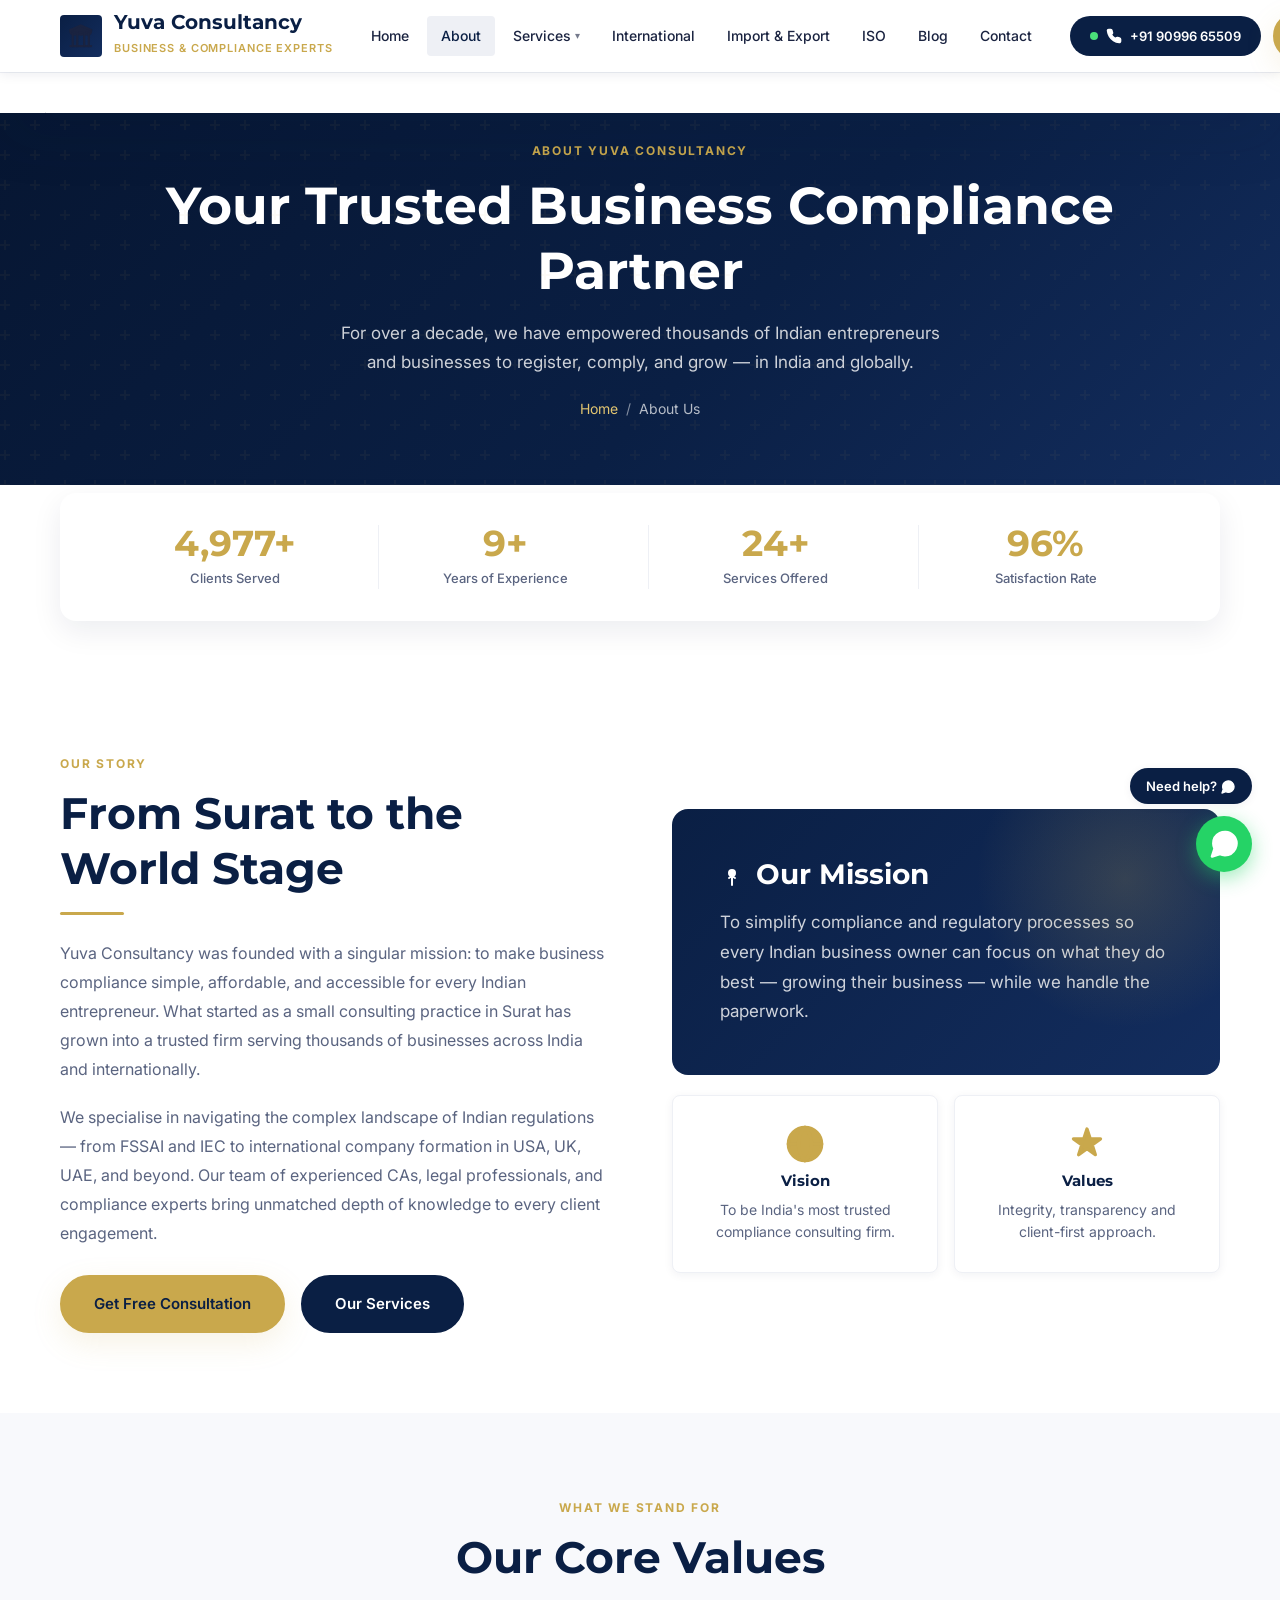
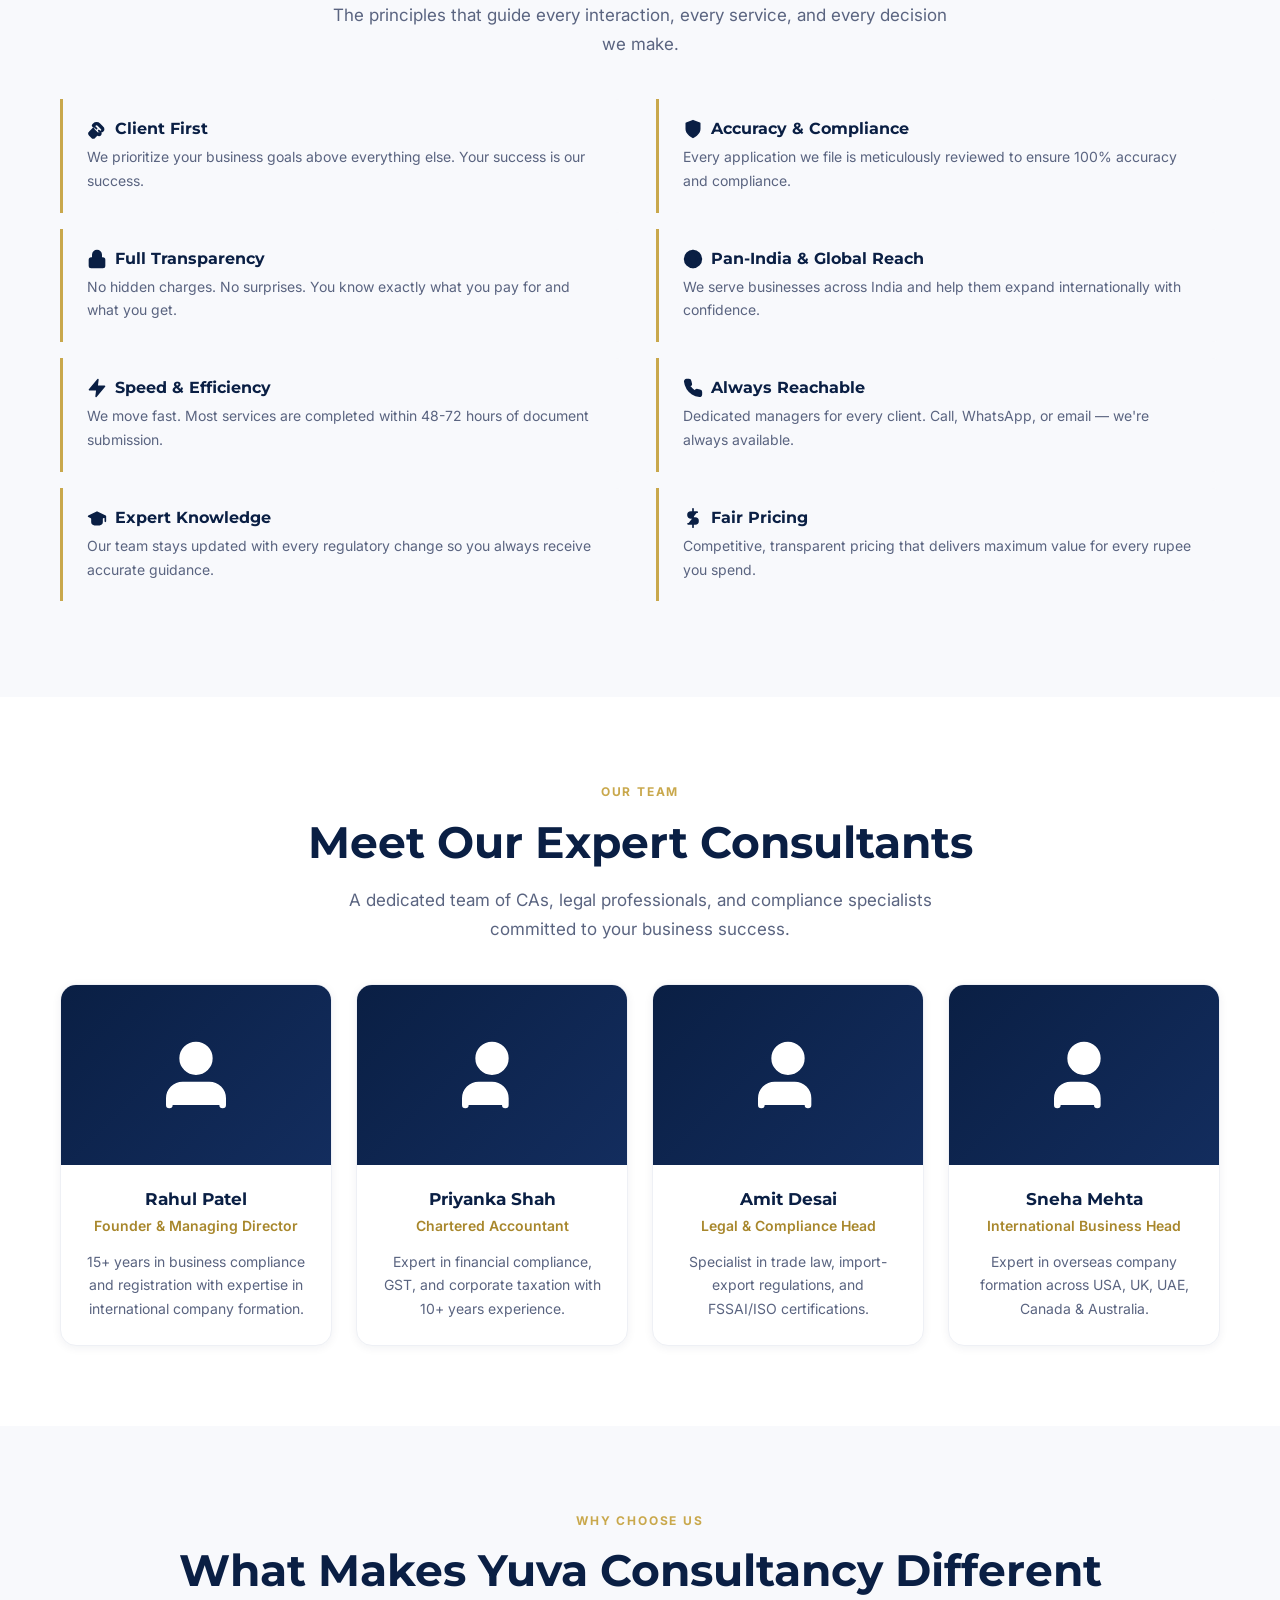
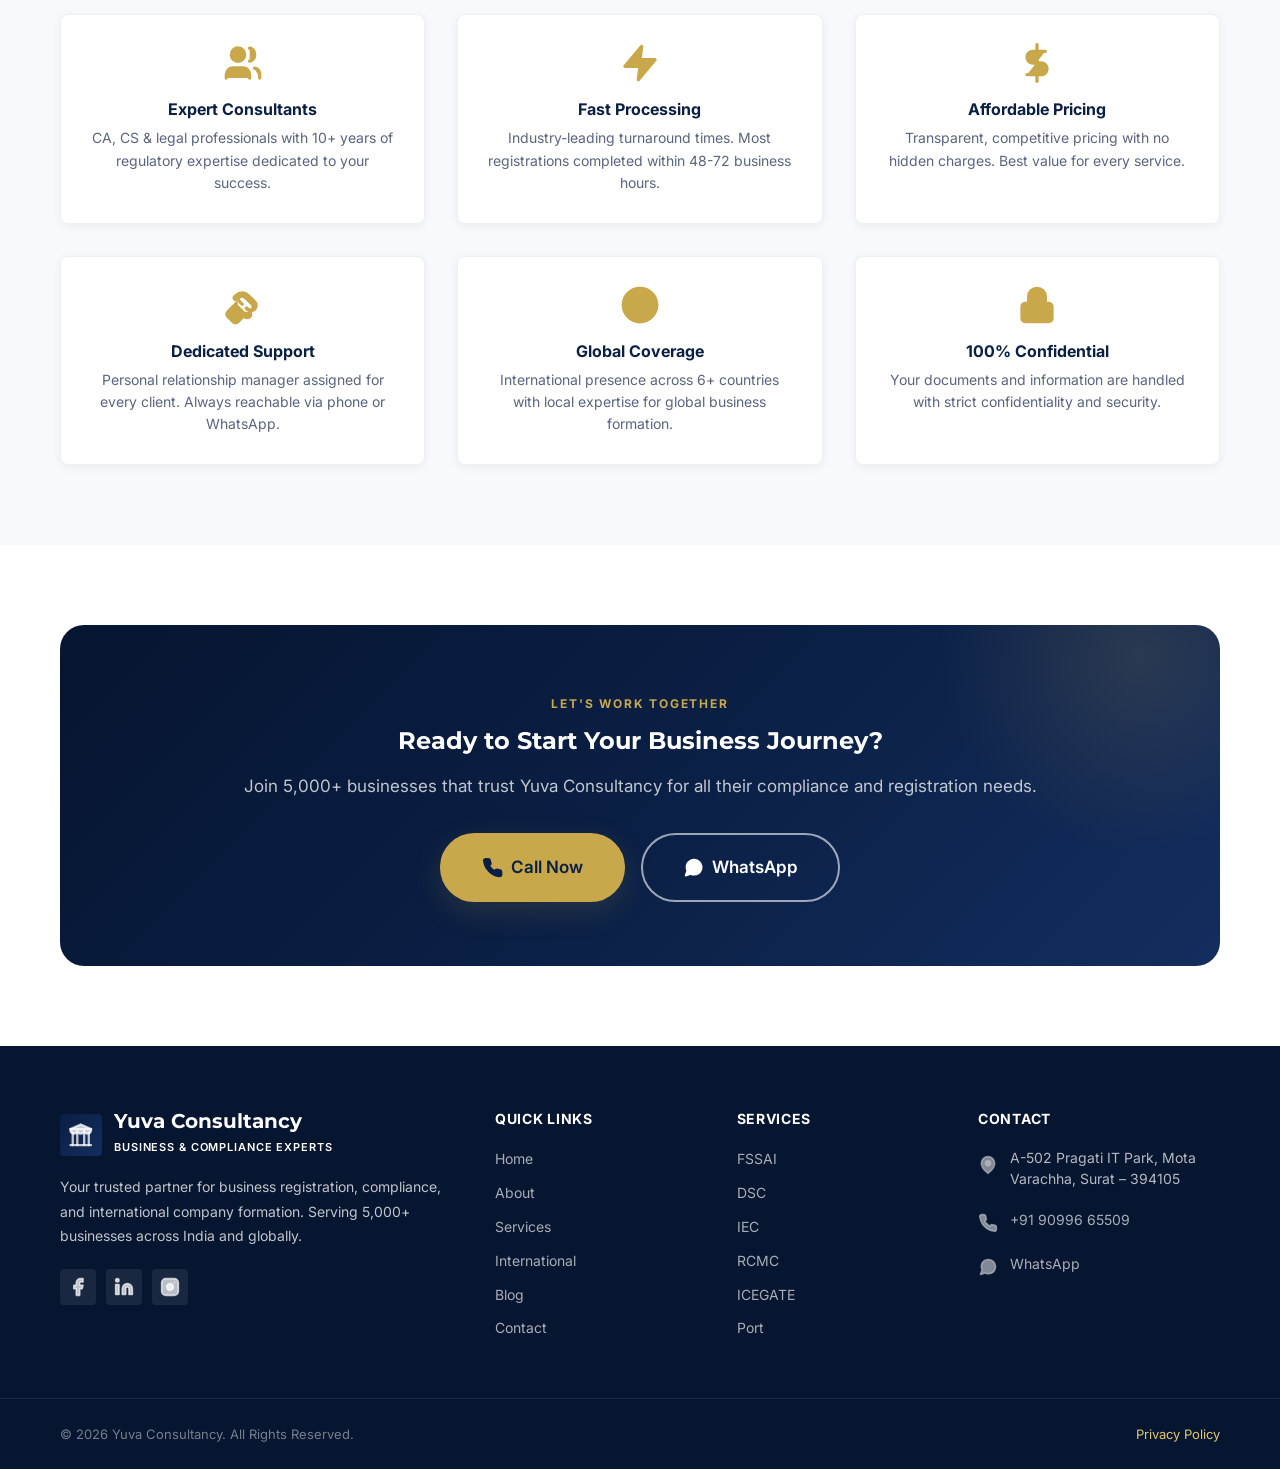
<file: about.html>
<!DOCTYPE html>
<html lang="en">

<head>
    <meta charset="UTF-8" />
    <meta name="viewport" content="width=device-width, initial-scale=1.0" />
    <title>About Us | Yuva Consultancy — Business Registration Experts</title>
    <meta name="description"
        content="Learn about Yuva Consultancy — our mission, team, and 10+ years of experience helping businesses register and comply in India and internationally." />
    <link rel="icon" href="assets/images/favicon.svg" />
    <link rel="stylesheet" href="assets/css/style.css" />
    <style>
        .team-card {
            background: var(--white);
            border: 1px solid var(--light-gray);
            border-radius: var(--radius-lg);
            overflow: hidden;
            text-align: center;
            box-shadow: var(--shadow-sm);
            transition: var(--transition);
        }

        .team-card:hover {
            transform: translateY(-6px);
            box-shadow: var(--shadow-md);
        }

        .team-avatar {
            height: 180px;
            background: linear-gradient(135deg, var(--navy), var(--navy-light));
            display: flex;
            align-items: center;
            justify-content: center;
            color: var(--white);
        }

        .team-body {
            padding: 1.5rem;
        }

        .team-body h3 {
            font-family: 'Montserrat', sans-serif;
            font-size: 1.0625rem;
            font-weight: 700;
            color: var(--navy);
            margin-bottom: 0.25rem;
        }

        .team-body .role {
            color: var(--gold-dark);
            font-size: 0.875rem;
            font-weight: 600;
            margin-bottom: 0.75rem;
        }

        .team-body p {
            font-size: 0.875rem;
            color: var(--text-light);
        }

        .value-card {
            border-left: 3px solid var(--gold);
            padding: 1.25rem 1.5rem;
            background: var(--off-white);
            border-radius: 0 var(--radius-md) var(--radius-md) 0;
            margin-bottom: 1rem;
            transition: var(--transition);
        }

        .value-card:hover {
            background: rgba(201, 168, 76, 0.07);
        }

        .value-card h3 {
            font-family: 'Montserrat', sans-serif;
            font-size: 1rem;
            font-weight: 700;
            color: var(--navy);
            margin-bottom: 0.375rem;
            display: flex;
            align-items: center;
            gap: 0.5rem;
        }

        .value-card p {
            font-size: 0.875rem;
            color: var(--text-light);
        }

        .mission-box {
            background: linear-gradient(135deg, var(--navy), var(--navy-light));
            border-radius: var(--radius-lg);
            padding: 3rem;
            color: white;
            position: relative;
            overflow: hidden;
        }

        .mission-box::before {
            content: '';
            position: absolute;
            top: -30%;
            right: -10%;
            width: 300px;
            height: 300px;
            border-radius: 50%;
            background: radial-gradient(circle, rgba(201,168,76,0.2) 0%, transparent 70%);
        }

        .mission-box h3 {
            color: white;
            margin-bottom: 1rem;
            font-size: 1.75rem;
            display: flex;
            align-items: center;
            gap: 0.75rem;
        }

        .mission-box p {
            color: rgba(255, 255, 255, 0.8);
            font-size: 1.0625rem;
            line-height: 1.75;
        }
    </style>
</head>

<body>

    <!-- HEADER -->
    <header id="header">
        <div class="container">
            <div class="header-inner">
                <a href="index.html" class="logo">
                    <div class="logo-icon"><svg class="svg-icon" viewBox="0 0 24 24" fill="none" stroke="currentColor" stroke-width="2" stroke-linecap="round" stroke-linejoin="round"><path d="M3 21h18"></path><path d="M3 7v1a3 3 0 0 0 6 0V7m0 1a3 3 0 0 0 6 0V7m0 1a3 3 0 0 0 6 0V7H3"></path><path d="M5 21V10"></path><path d="M9 21V10"></path><path d="M15 21V10"></path><path d="M19 21V10"></path><path d="m3 7 9-4 9 4"></path></svg></div>
                    <div class="logo-text"><strong>Yuva Consultancy</strong><span>Business &amp; Compliance Experts</span></div>
                </a>
                <nav class="nav">
                    <a href="index.html">Home</a><a href="about.html" class="active">About</a>
                    <div class="nav-item">
                        <a href="services.html">Services</a>
                        <div class="dropdown">
                            <a href="services.html#fssai"><span class="icon"><svg class="svg-icon" viewBox="0 0 24 24" fill="none" stroke="currentColor" stroke-width="2" stroke-linecap="round" stroke-linejoin="round"><path d="M3 2v7c0 1.1.9 2 2 2h4a2 2 0 0 0 2-2V2"></path><path d="M7 2v20"></path><path d="M21 15V2 v0a5 5 0 0 0-5 5v6c0 1.1.9 2 2 2h3Zm0 0v7"></path></svg></span>FSSAI Registration</a>
                            <a href="services.html#dsc"><span class="icon"><svg class="svg-icon" viewBox="0 0 24 24" fill="none" stroke="currentColor" stroke-width="2" stroke-linecap="round" stroke-linejoin="round"><rect x="3" y="11" width="18" height="11" rx="2" ry="2"></rect><path d="M7 11V7a5 5 0 0 1 10 0v4"></path></svg></span>DSC Signature</a>
                            <a href="services.html#iec"><span class="icon"><svg class="svg-icon" viewBox="0 0 24 24" fill="none" stroke="currentColor" stroke-width="2" stroke-linecap="round" stroke-linejoin="round"><circle cx="12" cy="12" r="10"></circle><line x1="2" y1="12" x2="22" y2="12"></line><path d="M12 2a15.3 15.3 0 0 1 4 10 15.3 15.3 0 0 1-4 10 15.3 15.3 0 0 1-4-10 15.3 15.3 0 0 1 4-10z"></path></svg></span>IEC Registration</a>
                        </div>
                    </div>
                    <a href="international.html">International</a><a href="import-export.html">Import &amp; Export</a>
                    <a href="iso.html">ISO</a><a href="blog.html">Blog</a><a href="contact.html">Contact</a>
                </nav>
                <div class="header-cta">
                    <a href="tel:+919099665509" class="call-btn"><span class="dot"></span> <svg class="svg-icon icon-sm" viewBox="0 0 24 24" fill="none" stroke="currentColor" stroke-width="2" stroke-linecap="round" stroke-linejoin="round"><path d="M22 16.92v3a2 2 0 0 1-2.18 2 19.79 19.79 0 0 1-8.63-3.07 19.5 19.5 0 0 1-6-6 19.79 19.79 0 0 1-3.07-8.67A2 2 0 0 1 4.11 2h3a2 2 0 0 1 2 1.72 12.84 12.84 0 0 0 .7 2.81 2 2 0 0 1-.45 2.11L8.09 9.91a16 16 0 0 0 6 6l1.27-1.27a2 2 0 0 1 2.11-.45 12.84 12.84 0 0 0 2.81.7A2 2 0 0 1 22 16.92z"></path></svg> +91 90996 65509</a>
                    <a href="contact.html" class="btn btn-primary btn-sm">Free Quote</a>
                    <button class="hamburger" id="hamburger"><span></span><span></span><span></span></button>
                </div>
            </div>
        </div>
    </header>
    <div class="mobile-nav" id="mobileNav">
        <a href="index.html"><svg class="svg-icon" viewBox="0 0 24 24" fill="none" stroke="currentColor" stroke-width="2" stroke-linecap="round" stroke-linejoin="round"><path d="m3 9 9-7 9 7v11a2 2 0 0 1-2 2H5a2 2 0 0 1-2-2z"></path><polyline points="9 22 9 12 15 12 15 22"></polyline></svg> Home</a><a href="about.html"><svg class="svg-icon" viewBox="0 0 24 24" fill="none" stroke="currentColor" stroke-width="2" stroke-linecap="round" stroke-linejoin="round"><path d="M16 21v-2a4 4 0 0 0-4-4H6a4 4 0 0 0-4 4v2"></path><circle cx="9" cy="7" r="4"></circle><path d="M22 21v-2a4 4 0 0 0-3-3.87"></path><path d="M16 3.13a4 4 0 0 1 0 7.75"></path></svg> About Us</a>
        <a href="services.html"><svg class="svg-icon" viewBox="0 0 24 24" fill="none" stroke="currentColor" stroke-width="2" stroke-linecap="round" stroke-linejoin="round"><path d="M16 4h2a2 2 0 0 1 2 2v14a2 2 0 0 1-2 2H6a2 2 0 0 1-2-2V6a2 2 0 0 1 2-2h2"></path><rect x="8" y="2" width="8" height="4" rx="1" ry="1"></rect></svg> Services</a><a href="international.html"><svg class="svg-icon" viewBox="0 0 24 24" fill="none" stroke="currentColor" stroke-width="2" stroke-linecap="round" stroke-linejoin="round"><circle cx="12" cy="12" r="10"></circle><line x1="2" y1="12" x2="22" y2="12"></line><path d="M12 2a15.3 15.3 0 0 1 4 10 15.3 15.3 0 0 1-4 10 15.3 15.3 0 0 1-4-10 15.3 15.3 0 0 1 4-10z"></path></svg> International</a>
        <a href="import-export.html"><svg class="svg-icon" viewBox="0 0 24 24" fill="none" stroke="currentColor" stroke-width="2" stroke-linecap="round" stroke-linejoin="round"><path d="M21 8a2 2 0 0 0-1-1.73l-7-4a2 2 0 0 0-2 0l-7 4A2 2 0 0 0 3 8v8a2 2 0 0 0 1 1.73l7 4a2 2 0 0 0 2 0l7-4A2 2 0 0 0 21 16Z"></path><path d="m3.3 7 8.7 5 8.7-5"></path><path d="M12 22V12"></path></svg> Import &amp; Export</a><a href="iso.html"><svg class="svg-icon" viewBox="0 0 24 24" fill="none" stroke="currentColor" stroke-width="2" stroke-linecap="round" stroke-linejoin="round"><circle cx="12" cy="8" r="7"></circle><polyline points="8.21 13.89 7 23 12 20 17 23 15.79 13.88"></polyline></svg> ISO</a>
    </div>

    <!-- PAGE HERO -->
    <section class="page-hero">
        <div class="container">
            <span class="section-label">About Yuva Consultancy</span>
            <h1>Your Trusted Business Compliance Partner</h1>
            <p>For over a decade, we have empowered thousands of Indian entrepreneurs and businesses to register, comply, and grow — in India and globally.</p>
            <div class="breadcrumb">
                <a href="index.html">Home</a><span>/</span><span class="current">About Us</span>
            </div>
        </div>
    </section>

    <!-- STATS -->
    <section class="section-sm">
        <div class="container">
            <div class="stats-bar reveal">
                <div class="stat-item">
                    <div class="stat-number"><span data-count="5000" data-suffix="+">0+</span></div>
                    <div class="stat-label">Clients Served</div>
                </div>
                <div class="stat-item">
                    <div class="stat-number"><span data-count="10" data-suffix="+">0+</span></div>
                    <div class="stat-label">Years of Experience</div>
                </div>
                <div class="stat-item">
                    <div class="stat-number"><span data-count="25" data-suffix="+">0+</span></div>
                    <div class="stat-label">Services Offered</div>
                </div>
                <div class="stat-item">
                    <div class="stat-number"><span data-count="98" data-suffix="%">0%</span></div>
                    <div class="stat-label">Satisfaction Rate</div>
                </div>
            </div>
        </div>
    </section>

    <!-- OUR STORY -->
    <section class="section">
        <div class="container">
            <div style="display:grid;grid-template-columns:1fr 1fr;gap:4rem;align-items:center;">
                <div class="reveal">
                    <span class="section-label">Our Story</span>
                    <h2 class="section-title">From Surat to the World Stage</h2>
                    <div class="divider"></div>
                    <p style="color:var(--text-light);margin-bottom:1.25rem;line-height:1.8;">Yuva Consultancy was founded with a singular mission: to make business compliance simple, affordable, and accessible for every Indian entrepreneur. What started as a small consulting practice in Surat has grown into a trusted firm serving thousands of businesses across India and internationally.</p>
                    <p style="color:var(--text-light);margin-bottom:1.75rem;line-height:1.8;">We specialise in navigating the complex landscape of Indian regulations — from FSSAI and IEC to international company formation in USA, UK, UAE, and beyond. Our team of experienced CAs, legal professionals, and compliance experts bring unmatched depth of knowledge to every client engagement.</p>
                    <div style="display:flex;gap:1rem;flex-wrap:wrap;">
                        <a href="contact.html" class="btn btn-primary">Get Free Consultation</a>
                        <a href="services.html" class="btn btn-navy">Our Services</a>
                    </div>
                </div>
                <div class="reveal">
                    <div class="mission-box">
                        <h3><svg class="svg-icon icon-md" viewBox="0 0 24 24" fill="none" stroke="currentColor" stroke-width="2" stroke-linecap="round" stroke-linejoin="round"><path d="M12 13a3 3 0 1 0 0-6 3 3 0 0 0 0 6Z"></path><path d="M12 22v-9"></path><path d="m9 15 3-2 3 2"></path></svg> Our Mission</h3>
                        <p>To simplify compliance and regulatory processes so every Indian business owner can focus on what they do best — growing their business — while we handle the paperwork.</p>
                    </div>
                    <div style="margin-top:1.25rem;display:grid;grid-template-columns:1fr 1fr;gap:1rem;">
                        <div class="card text-center">
                            <div style="margin-bottom:0.5rem;"><svg class="svg-icon icon-lg" style="color:var(--gold);" viewBox="0 0 24 24" fill="none" stroke="currentColor" stroke-width="2" stroke-linecap="round" stroke-linejoin="round"><circle cx="12" cy="12" r="10"></circle><line x1="2" y1="12" x2="22" y2="12"></line><path d="M12 2a15.3 15.3 0 0 1 4 10 15.3 15.3 0 0 1-4 10 15.3 15.3 0 0 1-4-10 15.3 15.3 0 0 1 4-10z"></path></svg></div>
                            <h3 style="font-family:'Montserrat',sans-serif;font-size:0.9375rem;">Vision</h3>
                            <p>To be India's most trusted compliance consulting firm.</p>
                        </div>
                        <div class="card text-center">
                            <div style="margin-bottom:0.5rem;"><svg class="svg-icon icon-lg" style="color:var(--gold);" viewBox="0 0 24 24" fill="none" stroke="currentColor" stroke-width="2" stroke-linecap="round" stroke-linejoin="round"><path d="m12 3 1.912 5.886h6.19l-5.007 3.638 1.912 5.886L12 14.772l-5.007 3.638 1.912-5.886-5.007-3.638h6.19L12 3z"></path></svg></div>
                            <h3 style="font-family:'Montserrat',sans-serif;font-size:0.9375rem;">Values</h3>
                            <p>Integrity, transparency and client-first approach.</p>
                        </div>
                    </div>
                </div>
            </div>
        </div>
    </section>

    <!-- OUR VALUES -->
    <section class="section section-bg">
        <div class="container">
            <div class="text-center reveal">
                <span class="section-label">What We Stand For</span>
                <h2 class="section-title">Our Core Values</h2>
                <p class="section-sub">The principles that guide every interaction, every service, and every decision we make.</p>
            </div>
            <div class="grid-2">
                <div class="reveal">
                    <div class="value-card">
                        <h3><svg class="svg-icon" viewBox="0 0 24 24" fill="none" stroke="currentColor" stroke-width="2" stroke-linecap="round" stroke-linejoin="round"><path d="m11 17 2 2a1 1 0 1 0 3-3"></path><path d="m14 14 .5.5a1 1 0 1 0 3-3l-3.88-3.88a3 3 0 0 0-4.24 0l-.88.88a1 1 0 1 1-1.42-1.42l.88-.88a5 5 0 0 1 7.08 0l3.88 3.88a3 3 0 1 1-4.24 4.24l-.5-.5"></path><path d="m8 11-5 5a2 2 0 0 0 0 3l3 3a2 2 0 0 0 3 0l5-5"></path><path d="m8.5 8.5 3 3"></path></svg> Client First</h3>
                        <p>We prioritize your business goals above everything else. Your success is our success.</p>
                    </div>
                    <div class="value-card">
                        <h3><svg class="svg-icon" viewBox="0 0 24 24" fill="none" stroke="currentColor" stroke-width="2" stroke-linecap="round" stroke-linejoin="round"><rect x="3" y="11" width="18" height="11" rx="2" ry="2"></rect><path d="M7 11V7a5 5 0 0 1 10 0v4"></path></svg> Full Transparency</h3>
                        <p>No hidden charges. No surprises. You know exactly what you pay for and what you get.</p>
                    </div>
                    <div class="value-card">
                        <h3><svg class="svg-icon" viewBox="0 0 24 24" fill="none" stroke="currentColor" stroke-width="2" stroke-linecap="round" stroke-linejoin="round"><polygon points="13 2 3 14 12 14 11 22 21 10 12 10 13 2"></polygon></svg> Speed &amp; Efficiency</h3>
                        <p>We move fast. Most services are completed within 48-72 hours of document submission.</p>
                    </div>
                    <div class="value-card">
                        <h3><svg class="svg-icon" viewBox="0 0 24 24" fill="none" stroke="currentColor" stroke-width="2" stroke-linecap="round" stroke-linejoin="round"><path d="M22 10v6M2 10l10-5 10 5-10 5z"></path><path d="M6 12v5c0 2 2.2 3 6 3s6-1 6-3v-5"></path></svg> Expert Knowledge</h3>
                        <p>Our team stays updated with every regulatory change so you always receive accurate guidance.</p>
                    </div>
                </div>
                <div class="reveal">
                    <div class="value-card">
                        <h3><svg class="svg-icon" viewBox="0 0 24 24" fill="none" stroke="currentColor" stroke-width="2" stroke-linecap="round" stroke-linejoin="round"><path d="M12 22s8-4 8-10V5l-8-3-8 3v7c0 6 8 10 8 10z"></path></svg> Accuracy &amp; Compliance</h3>
                        <p>Every application we file is meticulously reviewed to ensure 100% accuracy and compliance.</p>
                    </div>
                    <div class="value-card">
                        <h3><svg class="svg-icon" viewBox="0 0 24 24" fill="none" stroke="currentColor" stroke-width="2" stroke-linecap="round" stroke-linejoin="round"><circle cx="12" cy="12" r="10"></circle><line x1="2" y1="12" x2="22" y2="12"></line><path d="M12 2a15.3 15.3 0 0 1 4 10 15.3 15.3 0 0 1-4 10 15.3 15.3 0 0 1-4-10 15.3 15.3 0 0 1 4-10z"></path></svg> Pan-India &amp; Global Reach</h3>
                        <p>We serve businesses across India and help them expand internationally with confidence.</p>
                    </div>
                    <div class="value-card">
                        <h3><svg class="svg-icon" viewBox="0 0 24 24" fill="none" stroke="currentColor" stroke-width="2" stroke-linecap="round" stroke-linejoin="round"><path d="M22 16.92v3a2 2 0 0 1-2.18 2 19.79 19.79 0 0 1-8.63-3.07 19.5 19.5 0 0 1-6-6 19.79 19.79 0 0 1-3.07-8.67A2 2 0 0 1 4.11 2h3a2 2 0 0 1 2 1.72 12.84 12.84 0 0 0 .7 2.81 2 2 0 0 1-.45 2.11L8.09 9.91a16 16 0 0 0 6 6l1.27-1.27a2 2 0 0 1 2.11-.45 12.84 12.84 0 0 0 2.81.7A2 2 0 0 1 22 16.92z"></path></svg> Always Reachable</h3>
                        <p>Dedicated managers for every client. Call, WhatsApp, or email — we're always available.</p>
                    </div>
                    <div class="value-card">
                        <h3><svg class="svg-icon" viewBox="0 0 24 24" fill="none" stroke="currentColor" stroke-width="2" stroke-linecap="round" stroke-linejoin="round"><line x1="12" y1="1" x2="12" y2="23"></line><path d="M17 5H9.5a3.5 3.5 0 0 0 0 7h5a3.5 3.5 0 0 1 0 7H6"></path></svg> Fair Pricing</h3>
                        <p>Competitive, transparent pricing that delivers maximum value for every rupee you spend.</p>
                    </div>
                </div>
            </div>
        </div>
    </section>

    <!-- TEAM -->
    <section class="section">
        <div class="container">
            <div class="text-center reveal">
                <span class="section-label">Our Team</span>
                <h2 class="section-title">Meet Our Expert Consultants</h2>
                <p class="section-sub">A dedicated team of CAs, legal professionals, and compliance specialists committed to your business success.</p>
            </div>
            <div class="grid-4">
                <div class="team-card reveal">
                    <div class="team-avatar"><svg class="svg-icon" style="width:5rem; height:5rem;" viewBox="0 0 24 24" fill="none" stroke="currentColor" stroke-width="2" stroke-linecap="round" stroke-linejoin="round"><path d="M20 21v-2a4 4 0 0 0-4-4H8a4 4 0 0 0-4 4v2"></path><circle cx="12" cy="7" r="4"></circle></svg></div>
                    <div class="team-body">
                        <h3>Rahul Patel</h3>
                        <div class="role">Founder &amp; Managing Director</div>
                        <p>15+ years in business compliance and registration with expertise in international company formation.</p>
                    </div>
                </div>
                <div class="team-card reveal">
                    <div class="team-avatar"><svg class="svg-icon" style="width:5rem; height:5rem;" viewBox="0 0 24 24" fill="none" stroke="currentColor" stroke-width="2" stroke-linecap="round" stroke-linejoin="round"><path d="M16 21v-2a4 4 0 0 0-4-4H8a4 4 0 0 0-4 4v2"></path><circle cx="12" cy="7" r="4"></circle></svg></div>
                    <div class="team-body">
                        <h3>Priyanka Shah</h3>
                        <div class="role">Chartered Accountant</div>
                        <p>Expert in financial compliance, GST, and corporate taxation with 10+ years experience.</p>
                    </div>
                </div>
                <div class="team-card reveal">
                    <div class="team-avatar"><svg class="svg-icon" style="width:5rem; height:5rem;" viewBox="0 0 24 24" fill="none" stroke="currentColor" stroke-width="2" stroke-linecap="round" stroke-linejoin="round"><path d="M18 21v-2a4 4 0 0 0-4-4H8a4 4 0 0 0-4 4v2"></path><circle cx="12" cy="7" r="4"></circle></svg></div>
                    <div class="team-body">
                        <h3>Amit Desai</h3>
                        <div class="role">Legal &amp; Compliance Head</div>
                        <p>Specialist in trade law, import-export regulations, and FSSAI/ISO certifications.</p>
                    </div>
                </div>
                <div class="team-card reveal">
                    <div class="team-avatar"><svg class="svg-icon" style="width:5rem; height:5rem;" viewBox="0 0 24 24" fill="none" stroke="currentColor" stroke-width="2" stroke-linecap="round" stroke-linejoin="round"><path d="M16 21v-2a4 4 0 0 0-4-4H8a4 4 0 0 0-4 4v2"></path><circle cx="12" cy="7" r="4"></circle></svg></div>
                    <div class="team-body">
                        <h3>Sneha Mehta</h3>
                        <div class="role">International Business Head</div>
                        <p>Expert in overseas company formation across USA, UK, UAE, Canada &amp; Australia.</p>
                    </div>
                </div>
            </div>
        </div>
    </section>

    <!-- WHY CHOOSE -->
    <section class="section section-bg">
        <div class="container">
            <div class="text-center reveal">
                <span class="section-label">Why Choose Us</span>
                <h2 class="section-title">What Makes Yuva Consultancy Different</h2>
            </div>
            <div class="grid-3">
                <div class="card reveal text-center">
                    <div style="margin-bottom:1rem; color:var(--gold);"><svg class="svg-icon" style="width:2.5rem; height:2.5rem;" viewBox="0 0 24 24" fill="none" stroke="currentColor" stroke-width="2" stroke-linecap="round" stroke-linejoin="round"><path d="M16 21v-2a4 4 0 0 0-4-4H6a4 4 0 0 0-4 4v2"></path><circle cx="9" cy="7" r="4"></circle><path d="M22 21v-2a4 4 0 0 0-3-3.87"></path><path d="M16 3.13a4 4 0 0 1 0 7.75"></path></svg></div>
                    <h3>Expert Consultants</h3>
                    <p>CA, CS &amp; legal professionals with 10+ years of regulatory expertise dedicated to your success.</p>
                </div>
                <div class="card reveal text-center">
                    <div style="margin-bottom:1rem; color:var(--gold);"><svg class="svg-icon" style="width:2.5rem; height:2.5rem;" viewBox="0 0 24 24" fill="none" stroke="currentColor" stroke-width="2" stroke-linecap="round" stroke-linejoin="round"><polygon points="13 2 3 14 12 14 11 22 21 10 12 10 13 2"></polygon></svg></div>
                    <h3>Fast Processing</h3>
                    <p>Industry-leading turnaround times. Most registrations completed within 48-72 business hours.</p>
                </div>
                <div class="card reveal text-center">
                    <div style="margin-bottom:1rem; color:var(--gold);"><svg class="svg-icon" style="width:2.5rem; height:2.5rem;" viewBox="0 0 24 24" fill="none" stroke="currentColor" stroke-width="2" stroke-linecap="round" stroke-linejoin="round"><line x1="12" y1="1" x2="12" y2="23"></line><path d="M17 5H9.5a3.5 3.5 0 0 0 0 7h5a3.5 3.5 0 0 1 0 7H6"></path></svg></div>
                    <h3>Affordable Pricing</h3>
                    <p>Transparent, competitive pricing with no hidden charges. Best value for every service.</p>
                </div>
                <div class="card reveal text-center">
                    <div style="margin-bottom:1rem; color:var(--gold);"><svg class="svg-icon" style="width:2.5rem; height:2.5rem;" viewBox="0 0 24 24" fill="none" stroke="currentColor" stroke-width="2" stroke-linecap="round" stroke-linejoin="round"><path d="m11 17 2 2a1 1 0 1 0 3-3"></path><path d="m14 14 .5.5a1 1 0 1 0 3-3l-3.88-3.88a3 3 0 0 0-4.24 0l-.88.88a1 1 0 1 1-1.42-1.42l.88-.88a5 5 0 0 1 7.08 0l3.88 3.88a3 3 0 1 1-4.24 4.24l-.5-.5"></path><path d="m8 11-5 5a2 2 0 0 0 0 3l3 3a2 2 0 0 0 3 0l5-5"></path><path d="m8.5 8.5 3 3"></path></svg></div>
                    <h3>Dedicated Support</h3>
                    <p>Personal relationship manager assigned for every client. Always reachable via phone or WhatsApp.</p>
                </div>
                <div class="card reveal text-center">
                    <div style="margin-bottom:1rem; color:var(--gold);"><svg class="svg-icon" style="width:2.5rem; height:2.5rem;" viewBox="0 0 24 24" fill="none" stroke="currentColor" stroke-width="2" stroke-linecap="round" stroke-linejoin="round"><circle cx="12" cy="12" r="10"></circle><line x1="2" y1="12" x2="22" y2="12"></line><path d="M12 2a15.3 15.3 0 0 1 4 10 15.3 15.3 0 0 1-4 10 15.3 15.3 0 0 1-4-10 15.3 15.3 0 0 1 4-10z"></path></svg></div>
                    <h3>Global Coverage</h3>
                    <p>International presence across 6+ countries with local expertise for global business formation.</p>
                </div>
                <div class="card reveal text-center">
                    <div style="margin-bottom:1rem; color:var(--gold);"><svg class="svg-icon" style="width:2.5rem; height:2.5rem;" viewBox="0 0 24 24" fill="none" stroke="currentColor" stroke-width="2" stroke-linecap="round" stroke-linejoin="round"><rect x="3" y="11" width="18" height="11" rx="2" ry="2"></rect><path d="M7 11V7a5 5 0 0 1 10 0v4"></path></svg></div>
                    <h3>100% Confidential</h3>
                    <p>Your documents and information are handled with strict confidentiality and security.</p>
                </div>
            </div>
        </div>
    </section>

    <!-- CTA -->
    <section class="section">
        <div class="container">
            <div class="cta-banner reveal">
                <span class="section-label">Let's Work Together</span>
                <h2>Ready to Start Your Business Journey?</h2>
                <p>Join 5,000+ businesses that trust Yuva Consultancy for all their compliance and registration needs.</p>
                <div class="btn-group">
                    <a href="tel:+919099665509" class="btn btn-primary btn-lg"><svg class="svg-icon" viewBox="0 0 24 24" fill="none" stroke="currentColor" stroke-width="2" stroke-linecap="round" stroke-linejoin="round"><path d="M22 16.92v3a2 2 0 0 1-2.18 2 19.79 19.79 0 0 1-8.63-3.07 19.5 19.5 0 0 1-6-6 19.79 19.79 0 0 1-3.07-8.67A2 2 0 0 1 4.11 2h3a2 2 0 0 1 2 1.72 12.84 12.84 0 0 0 .7 2.81 2 2 0 0 1-.45 2.11L8.09 9.91a16 16 0 0 0 6 6l1.27-1.27a2 2 0 0 1 2.11-.45 12.84 12.84 0 0 0 2.81.7A2 2 0 0 1 22 16.92z"></path></svg> Call Now</a>
                    <a href="https://wa.me/919099665509" target="_blank" class="btn btn-outline btn-lg"><svg class="svg-icon" viewBox="0 0 24 24" fill="none" stroke="currentColor" stroke-width="2" stroke-linecap="round" stroke-linejoin="round"><path d="M21 11.5a8.38 8.38 0 0 1-.9 3.8 8.5 8.5 0 0 1-7.6 4.7 8.38 8.38 0 0 1-3.8-.9L3 21l1.9-5.7a8.38 8.38 0 0 1-.9-3.8 8.5 8.5 0 0 1 4.7-7.6 8.38 8.38 0 0 1 3.8-.9h.5a8.48 8.48 0 0 1 8 8v.5z"></path></svg> WhatsApp</a>
                </div>
            </div>
        </div>
    </section>

    <!-- FOOTER -->
    <footer id="footer">
        <div class="footer-top">
            <div class="container">
                <div class="footer-grid">
                    <div class="footer-brand">
                        <a href="index.html" class="logo">
                            <div class="logo-icon"><svg class="svg-icon" viewBox="0 0 24 24" fill="none" stroke="currentColor" stroke-width="2" stroke-linecap="round" stroke-linejoin="round"><path d="M3 21h18"></path><path d="M3 7v1a3 3 0 0 0 6 0V7m0 1a3 3 0 0 0 6 0V7m0 1a3 3 0 0 0 6 0V7H3"></path><path d="M5 21V10"></path><path d="M9 21V10"></path><path d="M15 21V10"></path><path d="M19 21V10"></path><path d="m3 7 9-4 9 4"></path></svg></div>
                            <div class="logo-text"><strong>Yuva Consultancy</strong><span>Business &amp; Compliance Experts</span></div>
                        </a>
                        <p class="footer-about">Your trusted partner for business registration, compliance, and international company formation. Serving 5,000+ businesses across India and globally.</p>
                        <div class="footer-social">
                            <div class="social-btn"><svg class="svg-icon" viewBox="0 0 24 24" fill="none" stroke="currentColor" stroke-width="2" stroke-linecap="round" stroke-linejoin="round"><path d="M18 2h-3a5 5 0 0 0-5 5v3H7v4h3v8h4v-8h3l1-4h-4V7a1 1 0 0 1 1-1h3z"></path></svg></div>
                            <div class="social-btn"><svg class="svg-icon" viewBox="0 0 24 24" fill="none" stroke="currentColor" stroke-width="2" stroke-linecap="round" stroke-linejoin="round"><path d="M16 8a6 6 0 0 1 6 6v7h-4v-7a2 2 0 0 0-2-2 2 2 0 0 0-2 2v7h-4v-7a6 6 0 0 1 6-6z"></path><rect x="2" y="9" width="4" height="12"></rect><circle cx="4" cy="4" r="2"></circle></svg></div>
                            <div class="social-btn"><svg class="svg-icon" viewBox="0 0 24 24" fill="none" stroke="currentColor" stroke-width="2" stroke-linecap="round" stroke-linejoin="round"><rect x="2" y="2" width="20" height="20" rx="5" ry="5"></rect><path d="M16 11.37A4 4 0 1 1 12.63 8 4 4 0 0 1 16 11.37z"></path><line x1="17.5" y1="6.5" x2="17.51" y2="6.5"></line></svg></div>
                        </div>
                    </div>
                    <div class="footer-col">
                        <h4>Quick Links</h4>
                        <ul>
                            <li><a href="index.html">Home</a></li>
                            <li><a href="about.html">About</a></li>
                            <li><a href="services.html">Services</a></li>
                            <li><a href="international.html">International</a></li>
                            <li><a href="blog.html">Blog</a></li>
                            <li><a href="contact.html">Contact</a></li>
                        </ul>
                    </div>
                    <div class="footer-col">
                        <h4>Services</h4>
                        <ul>
                            <li><a href="services.html#fssai">FSSAI</a></li>
                            <li><a href="services.html#dsc">DSC</a></li>
                            <li><a href="services.html#iec">IEC</a></li>
                            <li><a href="services.html#rcmc">RCMC</a></li>
                            <li><a href="services.html#icegate">ICEGATE</a></li>
                            <li><a href="services.html#port">Port</a></li>
                        </ul>
                    </div>
                    <div class="footer-col footer-contact">
                        <h4>Contact</h4>
                        <ul>
                            <li><span class="icon"><svg class="svg-icon" viewBox="0 0 24 24" fill="none" stroke="currentColor" stroke-width="2" stroke-linecap="round" stroke-linejoin="round"><path d="M20 10c0 6-8 12-8 12s-8-6-8-12a8 8 0 0 1 16 0Z"></path><circle cx="12" cy="10" r="3"></circle></svg></span><span>A-502 Pragati IT Park, Mota Varachha, Surat – 394105</span></li>
                            <li><span class="icon"><svg class="svg-icon" viewBox="0 0 24 24" fill="none" stroke="currentColor" stroke-width="2" stroke-linecap="round" stroke-linejoin="round"><path d="M22 16.92v3a2 2 0 0 1-2.18 2 19.79 19.79 0 0 1-8.63-3.07 19.5 19.5 0 0 1-6-6 19.79 19.79 0 0 1-3.07-8.67A2 2 0 0 1 4.11 2h3a2 2 0 0 1 2 1.72 12.84 12.84 0 0 0 .7 2.81 2 2 0 0 1-.45 2.11L8.09 9.91a16 16 0 0 0 6 6l1.27-1.27a2 2 0 0 1 2.11-.45 12.84 12.84 0 0 0 2.81.7A2 2 0 0 1 22 16.92z"></path></svg></span><a href="tel:+919099665509">+91 90996 65509</a></li>
                            <li><span class="icon"><svg class="svg-icon" viewBox="0 0 24 24" fill="none" stroke="currentColor" stroke-width="2" stroke-linecap="round" stroke-linejoin="round"><path d="M21 11.5a8.38 8.38 0 0 1-.9 3.8 8.5 8.5 0 0 1-7.6 4.7 8.38 8.38 0 0 1-3.8-.9L3 21l1.9-5.7a8.38 8.38 0 0 1-.9-3.8 8.5 8.5 0 0 1 4.7-7.6 8.38 8.38 0 0 1 3.8-.9h.5a8.48 8.48 0 0 1 8 8v.5z"></path></svg></span><a href="https://wa.me/919099665509">WhatsApp</a></li>
                        </ul>
                    </div>
                </div>
            </div>
        </div>
        <div class="footer-bottom">
            <div class="container" style="display:flex;justify-content:space-between;flex-wrap:wrap;gap:1rem;"><span>© 2026 Yuva Consultancy. All Rights Reserved.</span><span><a href="contact.html">Privacy Policy</a></span></div>
        </div>
    </footer>
    <div class="whatsapp-float"><span class="whatsapp-tooltip">Need help? <svg class="svg-icon icon-sm" viewBox="0 0 24 24" fill="none" stroke="currentColor" stroke-width="2" stroke-linecap="round" stroke-linejoin="round"><path d="M21 11.5a8.38 8.38 0 0 1-.9 3.8 8.5 8.5 0 0 1-7.6 4.7 8.38 8.38 0 0 1-3.8-.9L3 21l1.9-5.7a8.38 8.38 0 0 1-.9-3.8 8.5 8.5 0 0 1 4.7-7.6 8.38 8.38 0 0 1 3.8-.9h.5a8.48 8.48 0 0 1 8 8v.5z"></path></svg></span><a href="https://wa.me/919099665509"
            target="_blank"><svg class="svg-icon" viewBox="0 0 24 24" fill="none" stroke="currentColor" stroke-width="2" stroke-linecap="round" stroke-linejoin="round"><path d="M21 11.5a8.38 8.38 0 0 1-.9 3.8 8.5 8.5 0 0 1-7.6 4.7 8.38 8.38 0 0 1-3.8-.9L3 21l1.9-5.7a8.38 8.38 0 0 1-.9-3.8 8.5 8.5 0 0 1 4.7-7.6 8.38 8.38 0 0 1 3.8-.9h.5a8.48 8.48 0 0 1 8 8v.5z"></path></svg></a></div>
    <script src="assets/js/main.js"></script>
</body>

</html>
</file>
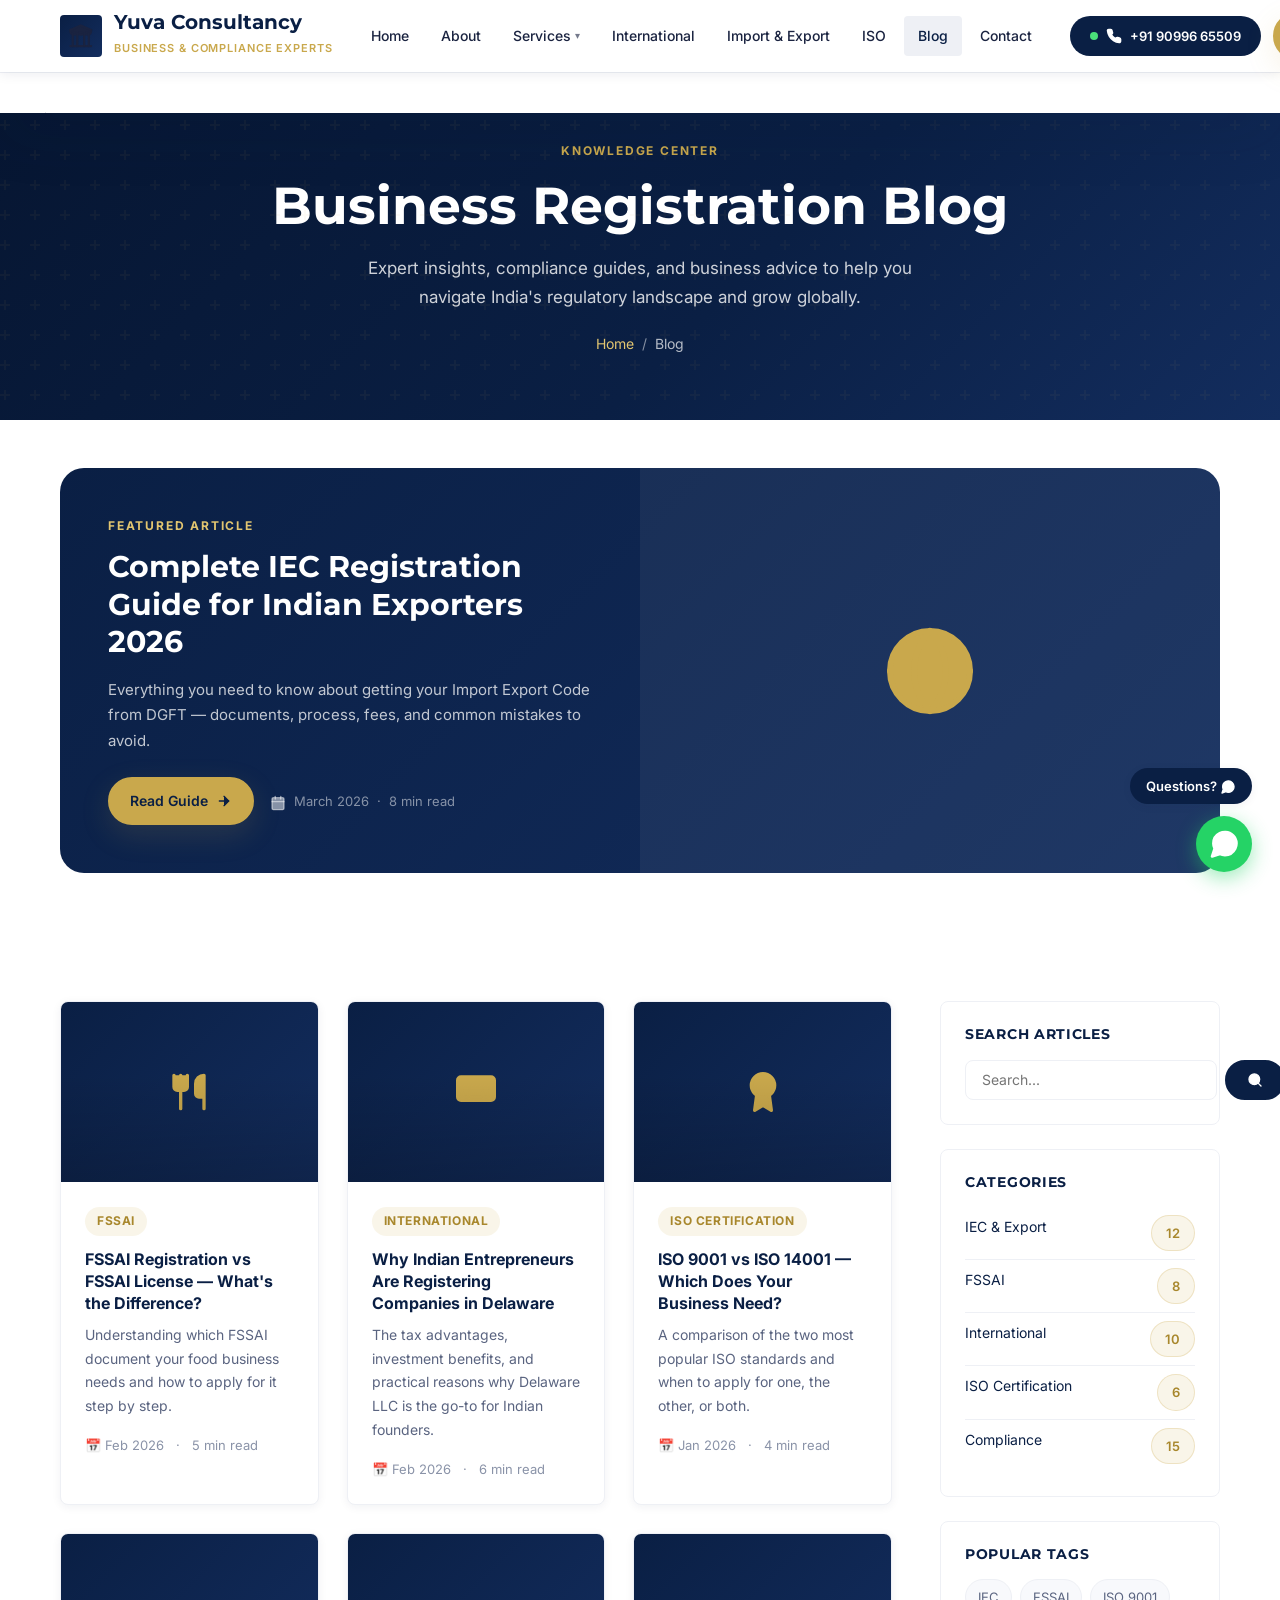
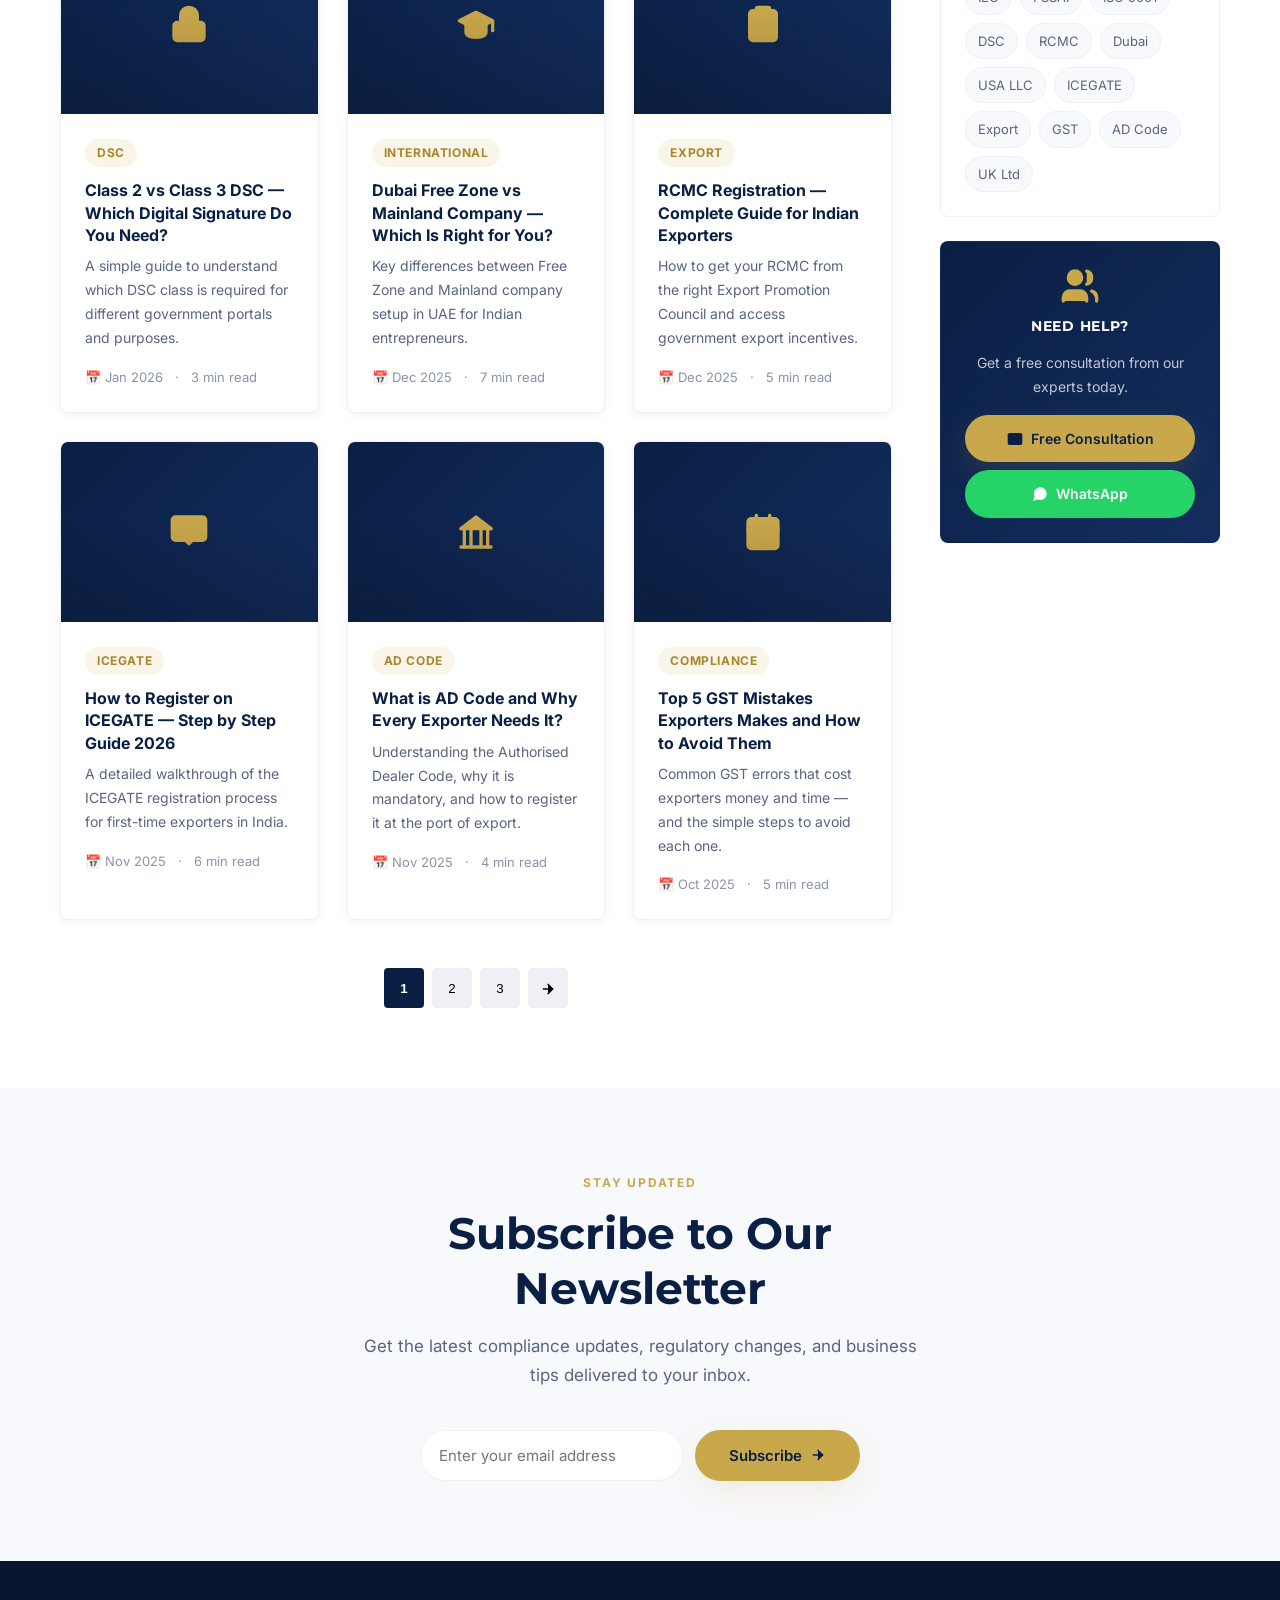
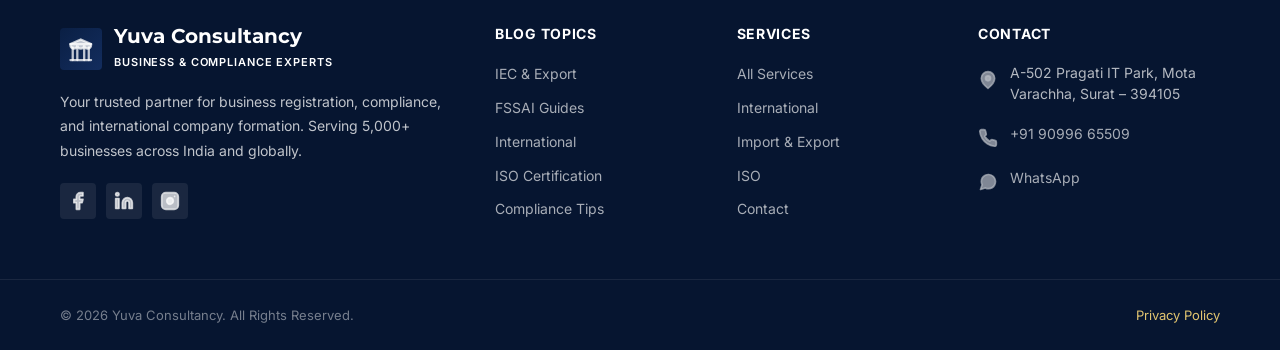
<file: blog.html>
<!DOCTYPE html>
<html lang="en">

<head>
    <meta charset="UTF-8" />
    <meta name="viewport" content="width=device-width, initial-scale=1.0" />
    <title>Blog | Yuva Consultancy — Business Registration Knowledge Center</title>
    <meta name="description"
        content="Explore expert articles on company registration, import-export compliance, ISO certification, and international business from Yuva Consultancy's knowledge center." />
    <link rel="icon" href="assets/images/favicon.svg" />
    <link rel="stylesheet" href="assets/css/style.css" />
    <style>
        .blog-grid {
            display: grid;
            grid-template-columns: repeat(3, 1fr);
            gap: 1.75rem;
        }

        .blog-sidebar {
            position: sticky;
            top: calc(var(--header-h) + 1.5rem);
        }

        .sidebar-widget {
            background: var(--white);
            border: 1px solid var(--light-gray);
            border-radius: var(--radius-md);
            padding: 1.5rem;
            margin-bottom: 1.5rem;
        }

        .sidebar-widget h4 {
            font-family: 'Montserrat', sans-serif;
            font-size: 0.875rem;
            font-weight: 700;
            color: var(--navy);
            text-transform: uppercase;
            letter-spacing: 0.05em;
            margin-bottom: 1rem;
        }

        .tag-cloud {
            display: flex;
            flex-wrap: wrap;
            gap: 0.5rem;
        }

        .tag {
            background: var(--off-white);
            border: 1px solid var(--light-gray);
            color: var(--text-light);
            padding: 0.375rem 0.75rem;
            border-radius: 50px;
            font-size: 0.8125rem;
            cursor: pointer;
            transition: var(--transition);
        }

        .tag:hover {
            background: var(--navy);
            color: var(--white);
            border-color: var(--navy);
        }

        .recent-post {
            display: flex;
            gap: 0.875rem;
            padding: 0.875rem 0;
            border-bottom: 1px solid var(--light-gray);
        }

        .recent-post:last-child {
            border-bottom: none;
        }

        .recent-icon {
            width: 44px;
            height: 44px;
            background: var(--off-white);
            border-radius: var(--radius-sm);
            display: flex;
            align-items: center;
            justify-content: center;
            font-size: 1.375rem;
            flex-shrink: 0;
        }

        .recent-post strong {
            display: block;
            font-size: 0.8125rem;
            font-weight: 600;
            color: var(--navy);
            margin-bottom: 0.25rem;
            line-height: 1.4;
        }

        .recent-post span {
            font-size: 0.75rem;
            color: var(--gray);
        }

        .main-blog-layout {
            display: grid;
            grid-template-columns: 1fr 280px;
            gap: 3rem;
            align-items: start;
        }

        @media (max-width: 900px) {
            .blog-grid {
                grid-template-columns: repeat(2, 1fr);
            }

            .main-blog-layout {
                grid-template-columns: 1fr;
            }

            .blog-sidebar {
                position: static;
            }
        }

        @media (max-width: 600px) {
            .blog-grid {
                grid-template-columns: 1fr;
            }
        }
    </style>
</head>

<body>

    <!-- HEADER -->
    <header id="header">
        <div class="container">
            <div class="header-inner">
                <a href="index.html" class="logo">
                    <div class="logo-icon"><svg class="svg-icon" viewBox="0 0 24 24" fill="none" stroke="currentColor" stroke-width="2" stroke-linecap="round" stroke-linejoin="round"><path d="M3 21h18"></path><path d="M3 7v1a3 3 0 0 0 6 0V7m0 1a3 3 0 0 0 6 0V7m0 1a3 3 0 0 0 6 0V7H3"></path><path d="M5 21V10"></path><path d="M9 21V10"></path><path d="M15 21V10"></path><path d="M19 21V10"></path><path d="m3 7 9-4 9 4"></path></svg></div>
                    <div class="logo-text"><strong>Yuva Consultancy</strong><span>Business &amp; Compliance Experts</span></div>
                </a>
                <nav class="nav">
                    <a href="index.html">Home</a><a href="about.html">About</a>
                    <div class="nav-item">
                        <a href="services.html">Services</a>
                        <div class="dropdown">
                            <a href="services.html#fssai"><span class="icon"><svg class="svg-icon" viewBox="0 0 24 24" fill="none" stroke="currentColor" stroke-width="2" stroke-linecap="round" stroke-linejoin="round"><path d="M3 2v7c0 1.1.9 2 2 2h4a2 2 0 0 0 2-2V2"></path><path d="M7 2v20"></path><path d="M21 15V2 v0a5 5 0 0 0-5 5v6c0 1.1.9 2 2 2h3Zm0 0v7"></path></svg></span>FSSAI Registration</a>
                            <a href="services.html#dsc"><span class="icon"><svg class="svg-icon" viewBox="0 0 24 24" fill="none" stroke="currentColor" stroke-width="2" stroke-linecap="round" stroke-linejoin="round"><rect x="3" y="11" width="18" height="11" rx="2" ry="2"></rect><path d="M7 11V7a5 5 0 0 1 10 0v4"></path></svg></span>DSC Signature</a>
                            <a href="services.html#iec"><span class="icon"><svg class="svg-icon" viewBox="0 0 24 24" fill="none" stroke="currentColor" stroke-width="2" stroke-linecap="round" stroke-linejoin="round"><circle cx="12" cy="12" r="10"></circle><line x1="2" y1="12" x2="22" y2="12"></line><path d="M12 2a15.3 15.3 0 0 1 4 10 15.3 15.3 0 0 1-4 10 15.3 15.3 0 0 1-4-10 15.3 15.3 0 0 1 4-10z"></path></svg></span>IEC Registration</a>
                        </div>
                    </div>
                    <a href="international.html">International</a><a href="import-export.html">Import &amp; Export</a>
                    <a href="iso.html">ISO</a><a href="blog.html" class="active">Blog</a><a href="contact.html">Contact</a>
                </nav>
                <div class="header-cta">
                    <a href="tel:+919099665509" class="call-btn"><span class="dot"></span> <svg class="svg-icon icon-sm" viewBox="0 0 24 24" fill="none" stroke="currentColor" stroke-width="2" stroke-linecap="round" stroke-linejoin="round"><path d="M22 16.92v3a2 2 0 0 1-2.18 2 19.79 19.79 0 0 1-8.63-3.07 19.5 19.5 0 0 1-6-6 19.79 19.79 0 0 1-3.07-8.67A2 2 0 0 1 4.11 2h3a2 2 0 0 1 2 1.72 12.84 12.84 0 0 0 .7 2.81 2 2 0 0 1-.45 2.11L8.09 9.91a16 16 0 0 0 6 6l1.27-1.27a2 2 0 0 1 2.11-.45 12.84 12.84 0 0 0 2.81.7A2 2 0 0 1 22 16.92z"></path></svg> +91 90996 65509</a>
                    <a href="contact.html" class="btn btn-primary btn-sm">Free Quote</a>
                    <button class="hamburger" id="hamburger"><span></span><span></span><span></span></button>
                </div>
            </div>
        </div>
    </header>
    <div class="mobile-nav" id="mobileNav">
        <a href="index.html"><svg class="svg-icon" viewBox="0 0 24 24" fill="none" stroke="currentColor" stroke-width="2" stroke-linecap="round" stroke-linejoin="round"><path d="m3 9 9-7 9 7v11a2 2 0 0 1-2 2H5a2 2 0 0 1-2-2z"></path><polyline points="9 22 9 12 15 12 15 22"></polyline></svg> Home</a><a href="about.html"><svg class="svg-icon" viewBox="0 0 24 24" fill="none" stroke="currentColor" stroke-width="2" stroke-linecap="round" stroke-linejoin="round"><path d="M16 21v-2a4 4 0 0 0-4-4H6a4 4 0 0 0-4 4v2"></path><circle cx="9" cy="7" r="4"></circle><path d="M22 21v-2a4 4 0 0 0-3-3.87"></path><path d="M16 3.13a4 4 0 0 1 0 7.75"></path></svg> About Us</a>
        <a href="services.html"><svg class="svg-icon" viewBox="0 0 24 24" fill="none" stroke="currentColor" stroke-width="2" stroke-linecap="round" stroke-linejoin="round"><path d="M16 4h2a2 2 0 0 1 2 2v14a2 2 0 0 1-2 2H6a2 2 0 0 1-2-2V6a2 2 0 0 1 2-2h2"></path><rect x="8" y="2" width="8" height="4" rx="1" ry="1"></rect></svg> Services</a><a href="international.html"><svg class="svg-icon" viewBox="0 0 24 24" fill="none" stroke="currentColor" stroke-width="2" stroke-linecap="round" stroke-linejoin="round"><circle cx="12" cy="12" r="10"></circle><line x1="2" y1="12" x2="22" y2="12"></line><path d="M12 2a15.3 15.3 0 0 1 4 10 15.3 15.3 0 0 1-4 10 15.3 15.3 0 0 1-4-10 15.3 15.3 0 0 1 4-10z"></path></svg> International</a>
        <a href="import-export.html"><svg class="svg-icon" viewBox="0 0 24 24" fill="none" stroke="currentColor" stroke-width="2" stroke-linecap="round" stroke-linejoin="round"><path d="M21 8a2 2 0 0 0-1-1.73l-7-4a2 2 0 0 0-2 0l-7 4A2 2 0 0 0 3 8v8a2 2 0 0 0 1 1.73l7 4a2 2 0 0 0 2 0l7-4A2 2 0 0 0 21 16Z"></path><path d="m3.3 7 8.7 5 8.7-5"></path><path d="M12 22V12"></path></svg> Import &amp; Export</a><a href="iso.html"><svg class="svg-icon" viewBox="0 0 24 24" fill="none" stroke="currentColor" stroke-width="2" stroke-linecap="round" stroke-linejoin="round"><circle cx="12" cy="8" r="7"></circle><polyline points="8.21 13.89 7 23 12 20 17 23 15.79 13.88"></polyline></svg> ISO</a>
    </div>

    <!-- HERO -->
    <section class="page-hero">
        <div class="container">
            <span class="section-label">Knowledge Center</span>
            <h1>Business Registration Blog</h1>
            <p>Expert insights, compliance guides, and business advice to help you navigate India's regulatory landscape and grow globally.</p>
            <div class="breadcrumb"><a href="index.html">Home</a><span>/</span><span class="current">Blog</span></div>
        </div>
    </section>

    <!-- FEATURED POST -->
    <section class="section-sm">
        <div class="container">
            <div class="reveal" style="background:linear-gradient(135deg,var(--navy),var(--navy-light));border-radius:var(--radius-xl);overflow:hidden;display:grid;grid-template-columns:1fr 1fr;min-height:320px;">
                <div style="padding:3rem;display:flex;flex-direction:column;justify-content:center;">
                    <span class="section-label" style="color:var(--gold-light);">Featured Article</span>
                    <h2 style="color:white;font-size:1.875rem;margin-bottom:1rem;">Complete IEC Registration Guide for Indian Exporters 2026</h2>
                    <p style="color:rgba(255,255,255,0.75);margin-bottom:1.5rem;font-size:0.9375rem;">Everything you need to know about getting your Import Export Code from DGFT — documents, process, fees, and common mistakes to avoid.</p>
                    <div style="display:flex;align-items:center;gap:1rem;">
                        <a href="contact.html" class="btn btn-primary btn-sm">Read Guide <svg class="svg-icon icon-sm" viewBox="0 0 24 24" fill="none" stroke="currentColor" stroke-width="2" stroke-linecap="round" stroke-linejoin="round"><line x1="5" y1="12" x2="19" y2="12"></line><polyline points="12 5 19 12 12 19"></polyline></svg></a>
                        <span style="color:rgba(255,255,255,0.5);font-size:0.8125rem;"><svg class="svg-icon icon-sm" style="vertical-align:middle;margin-right:4px;" viewBox="0 0 24 24" fill="none" stroke="currentColor" stroke-width="2" stroke-linecap="round" stroke-linejoin="round"><rect x="3" y="4" width="18" height="18" rx="2" ry="2"></rect><line x1="16" y1="2" x2="16" y2="6"></line><line x1="8" y1="2" x2="8" y2="6"></line><line x1="3" y1="10" x2="21" y2="10"></line></svg> March 2026 &nbsp;·&nbsp; 8 min read</span>
                    </div>
                </div>
                <div style="background:rgba(255,255,255,0.05);display:flex;align-items:center;justify-content:center;padding:2rem;">
                    <svg class="svg-icon" style="width:6rem; height:6rem; color:var(--gold);" viewBox="0 0 24 24" fill="none" stroke="currentColor" stroke-width="1.5" stroke-linecap="round" stroke-linejoin="round"><circle cx="12" cy="12" r="10"></circle><line x1="2" y1="12" x2="22" y2="12"></line><path d="M12 2a15.3 15.3 0 0 1 4 10 15.3 15.3 0 0 1-4 10 15.3 15.3 0 0 1-4-10 15.3 15.3 0 0 1 4-10z"></path></svg>
                </div>
            </div>
        </div>
    </section>

    <!-- BLOG MAIN -->
    <section class="section">
        <div class="container">
            <div class="main-blog-layout">
                <!-- Posts -->
                <div>
                    <div class="blog-grid">

                        <div class="blog-card reveal">
                            <div class="blog-card-img"><svg class="svg-icon icon-lg" style="color:var(--gold);" viewBox="0 0 24 24" fill="none" stroke="currentColor" stroke-width="2" stroke-linecap="round" stroke-linejoin="round"><path d="M3 2v7c0 1.1.9 2 2 2h4a2 2 0 0 0 2-2V2"></path><path d="M7 2v20"></path><path d="M21 15V2 v0a5 5 0 0 0-5 5v6c0 1.1.9 2 2 2h3Zm0 0v7"></path></svg></div>
                            <div class="blog-card-body">
                                <span class="blog-tag">FSSAI</span>
                                <h3>FSSAI Registration vs FSSAI License — What's the Difference?</h3>
                                <p>Understanding which FSSAI document your food business needs and how to apply for it step by step.</p>
                                <div class="blog-meta"><span>📅 Feb 2026</span><span>·</span><span>5 min read</span></div>
                            </div>
                        </div>

                        <div class="blog-card reveal">
                            <div class="blog-card-img"><svg class="svg-icon icon-lg" style="color:var(--gold);" viewBox="0 0 24 24" fill="none" stroke="currentColor" stroke-width="2" stroke-linecap="round" stroke-linejoin="round"><rect x="1" y="3" width="22" height="14" rx="2" ry="2"></rect><path d="M1 7h22M5 11h2M5 15h2M9 11h6M9 15h6M17 11h2M17 15h2"></path></svg></div>
                            <div class="blog-card-body">
                                <span class="blog-tag">International</span>
                                <h3>Why Indian Entrepreneurs Are Registering Companies in Delaware</h3>
                                <p>The tax advantages, investment benefits, and practical reasons why Delaware LLC is the go-to for Indian founders.</p>
                                <div class="blog-meta"><span>📅 Feb 2026</span><span>·</span><span>6 min read</span></div>
                            </div>
                        </div>

                        <div class="blog-card reveal">
                            <div class="blog-card-img"><svg class="svg-icon icon-lg" style="color:var(--gold);" viewBox="0 0 24 24" fill="none" stroke="currentColor" stroke-width="2" stroke-linecap="round" stroke-linejoin="round"><circle cx="12" cy="8" r="7"></circle><polyline points="8.21 13.89 7 23 12 20 17 23 15.79 13.88"></polyline></svg></div>
                            <div class="blog-card-body">
                                <span class="blog-tag">ISO Certification</span>
                                <h3>ISO 9001 vs ISO 14001 — Which Does Your Business Need?</h3>
                                <p>A comparison of the two most popular ISO standards and when to apply for one, the other, or both.</p>
                                <div class="blog-meta"><span>📅 Jan 2026</span><span>·</span><span>4 min read</span></div>
                            </div>
                        </div>

                        <div class="blog-card reveal">
                            <div class="blog-card-img"><svg class="svg-icon icon-lg" style="color:var(--gold);" viewBox="0 0 24 24" fill="none" stroke="currentColor" stroke-width="2" stroke-linecap="round" stroke-linejoin="round"><rect x="3" y="11" width="18" height="11" rx="2" ry="2"></rect><path d="M7 11V7a5 5 0 0 1 10 0v4"></path></svg></div>
                            <div class="blog-card-body">
                                <span class="blog-tag">DSC</span>
                                <h3>Class 2 vs Class 3 DSC — Which Digital Signature Do You Need?</h3>
                                <p>A simple guide to understand which DSC class is required for different government portals and purposes.</p>
                                <div class="blog-meta"><span>📅 Jan 2026</span><span>·</span><span>3 min read</span></div>
                            </div>
                        </div>

                        <div class="blog-card reveal">
                            <div class="blog-card-img"><svg class="svg-icon icon-lg" style="color:var(--gold);" viewBox="0 0 24 24" fill="none" stroke="currentColor" stroke-width="2" stroke-linecap="round" stroke-linejoin="round"><path d="M22 10v6M2 10l10-5 10 5-10 5z"></path><path d="M6 12v5c0 2 2.2 3 6 3s6-1 6-3v-5"></path></svg></div>
                            <div class="blog-card-body">
                                <span class="blog-tag">International</span>
                                <h3>Dubai Free Zone vs Mainland Company — Which Is Right for You?</h3>
                                <p>Key differences between Free Zone and Mainland company setup in UAE for Indian entrepreneurs.</p>
                                <div class="blog-meta"><span>📅 Dec 2025</span><span>·</span><span>7 min read</span></div>
                            </div>
                        </div>

                        <div class="blog-card reveal">
                            <div class="blog-card-img"><svg class="svg-icon icon-lg" style="color:var(--gold);" viewBox="0 0 24 24" fill="none" stroke="currentColor" stroke-width="2" stroke-linecap="round" stroke-linejoin="round"><path d="M16 4h2a2 2 0 0 1 2 2v14a2 2 0 0 1-2 2H6a2 2 0 0 1-2-2V6a2 2 0 0 1 2-2h2"></path><rect x="8" y="2" width="8" height="4" rx="1" ry="1"></rect></svg></div>
                            <div class="blog-card-body">
                                <span class="blog-tag">Export</span>
                                <h3>RCMC Registration — Complete Guide for Indian Exporters</h3>
                                <p>How to get your RCMC from the right Export Promotion Council and access government export incentives.</p>
                                <div class="blog-meta"><span>📅 Dec 2025</span><span>·</span><span>5 min read</span></div>
                            </div>
                        </div>

                        <div class="blog-card reveal">
                            <div class="blog-card-img"><svg class="svg-icon icon-lg" style="color:var(--gold);" viewBox="0 0 24 24" fill="none" stroke="currentColor" stroke-width="2" stroke-linecap="round" stroke-linejoin="round"><rect x="2" y="3" width="20" height="14" rx="2" ry="2"></rect><line x1="2" y1="10" x2="22" y2="10"></line><path d="M10 17l2 2 4-4"></path></svg></div>
                            <div class="blog-card-body">
                                <span class="blog-tag">ICEGATE</span>
                                <h3>How to Register on ICEGATE — Step by Step Guide 2026</h3>
                                <p>A detailed walkthrough of the ICEGATE registration process for first-time exporters in India.</p>
                                <div class="blog-meta"><span>📅 Nov 2025</span><span>·</span><span>6 min read</span></div>
                            </div>
                        </div>

                        <div class="blog-card reveal">
                            <div class="blog-card-img"><svg class="svg-icon icon-lg" style="color:var(--gold);" viewBox="0 0 24 24" fill="none" stroke="currentColor" stroke-width="2" stroke-linecap="round" stroke-linejoin="round"><path d="M3 21h18"></path><path d="M3 10h18"></path><path d="M5 21V10"></path><path d="M9 21V10"></path><path d="M15 21V10"></path><path d="M19 21V10"></path><path d="m3 10 9-7 9 7"></path></svg></div>
                            <div class="blog-card-body">
                                <span class="blog-tag">AD Code</span>
                                <h3>What is AD Code and Why Every Exporter Needs It?</h3>
                                <p>Understanding the Authorised Dealer Code, why it is mandatory, and how to register it at the port of export.</p>
                                <div class="blog-meta"><span>📅 Nov 2025</span><span>·</span><span>4 min read</span></div>
                            </div>
                        </div>

                        <div class="blog-card reveal">
                            <div class="blog-card-img"><svg class="svg-icon icon-lg" style="color:var(--gold);" viewBox="0 0 24 24" fill="none" stroke="currentColor" stroke-width="2" stroke-linecap="round" stroke-linejoin="round"><rect x="3" y="4" width="18" height="18" rx="2" ry="2"></rect><line x1="16" y1="2" x2="16" y2="6"></line><line x1="8" y1="2" x2="8" y2="6"></line><line x1="3" y1="10" x2="21" y2="10"></line></svg></div>
                            <div class="blog-card-body">
                                <span class="blog-tag">Compliance</span>
                                <h3>Top 5 GST Mistakes Exporters Makes and How to Avoid Them</h3>
                                <p>Common GST errors that cost exporters money and time — and the simple steps to avoid each one.</p>
                                <div class="blog-meta"><span>📅 Oct 2025</span><span>·</span><span>5 min read</span></div>
                            </div>
                        </div>

                    </div>

                    <!-- Pagination -->
                    <div style="display:flex;gap:0.5rem;justify-content:center;margin-top:3rem;" class="reveal">
                        <button style="width:40px;height:40px;border-radius:var(--radius-sm);background:var(--navy);color:white;border:none;font-weight:700;cursor:pointer;">1</button>
                        <button style="width:40px;height:40px;border-radius:var(--radius-sm);background:var(--light-gray);border:none;cursor:pointer;font-weight:500;">2</button>
                        <button style="width:40px;height:40px;border-radius:var(--radius-sm);background:var(--light-gray);border:none;cursor:pointer;font-weight:500;">3</button>
                        <button style="width:40px;height:40px;border-radius:var(--radius-sm);background:var(--light-gray);border:none;cursor:pointer;"><svg class="svg-icon icon-sm" viewBox="0 0 24 24" fill="none" stroke="currentColor" stroke-width="2" stroke-linecap="round" stroke-linejoin="round"><line x1="5" y1="12" x2="19" y2="12"></line><polyline points="12 5 19 12 12 19"></polyline></svg></button>
                    </div>
                </div>

                <!-- Sidebar -->
                <div class="blog-sidebar">
                    <!-- Search -->
                    <div class="sidebar-widget">
                        <h4>Search Articles</h4>
                        <div style="display:flex;gap:0.5rem;">
                            <input type="text" placeholder="Search..." style="flex:1;padding:0.625rem 1rem;border:1.5px solid var(--light-gray);border-radius:var(--radius-md);font-family:'Inter',sans-serif;font-size:0.875rem;outline:none;" />
                            <button class="btn btn-navy btn-sm"><svg class="svg-icon icon-sm" viewBox="0 0 24 24" fill="none" stroke="currentColor" stroke-width="2" stroke-linecap="round" stroke-linejoin="round"><circle cx="11" cy="11" r="8"></circle><line x1="21" y1="21" x2="16.65" y2="16.65"></line></svg></button>
                        </div>
                    </div>

                    <!-- Categories -->
                    <div class="sidebar-widget">
                        <h4>Categories</h4>
                        <ul>
                            <li style="display:flex;justify-content:space-between;padding:0.5rem 0;border-bottom:1px solid var(--light-gray);font-size:0.875rem;">
                                <a href="#" style="color:var(--navy);">IEC &amp; Export</a><span class="badge">12</span></li>
                            <li style="display:flex;justify-content:space-between;padding:0.5rem 0;border-bottom:1px solid var(--light-gray);font-size:0.875rem;">
                                <a href="#" style="color:var(--navy);">FSSAI</a><span class="badge">8</span></li>
                            <li style="display:flex;justify-content:space-between;padding:0.5rem 0;border-bottom:1px solid var(--light-gray);font-size:0.875rem;">
                                <a href="#" style="color:var(--navy);">International</a><span class="badge">10</span>
                            </li>
                            <li style="display:flex;justify-content:space-between;padding:0.5rem 0;border-bottom:1px solid var(--light-gray);font-size:0.875rem;">
                                <a href="#" style="color:var(--navy);">ISO Certification</a><span class="badge">6</span></li>
                            <li style="display:flex;justify-content:space-between;padding:0.5rem 0;font-size:0.875rem;">
                                <a href="#" style="color:var(--navy);">Compliance</a><span class="badge">15</span>
                            </li>
                        </ul>
                    </div>

                    <!-- Tags -->
                    <div class="sidebar-widget">
                        <h4>Popular Tags</h4>
                        <div class="tag-cloud">
                            <span class="tag">IEC</span><span class="tag">FSSAI</span><span class="tag">ISO 9001</span>
                            <span class="tag">DSC</span><span class="tag">RCMC</span><span class="tag">Dubai</span>
                            <span class="tag">USA LLC</span><span class="tag">ICEGATE</span><span class="tag">Export</span>
                            <span class="tag">GST</span><span class="tag">AD Code</span><span class="tag">UK Ltd</span>
                        </div>
                    </div>

                    <!-- CTA Widget -->
                    <div class="sidebar-widget" style="background:linear-gradient(135deg,var(--navy),var(--navy-light));border-color:transparent;text-align:center;">
                        <div style="color:var(--gold);margin-bottom:0.75rem;"><svg class="svg-icon" style="width:2.5rem; height:2.5rem;" viewBox="0 0 24 24" fill="none" stroke="currentColor" stroke-width="2" stroke-linecap="round" stroke-linejoin="round"><path d="M16 21v-2a4 4 0 0 0-4-4H6a4 4 0 0 0-4 4v2"></path><circle cx="9" cy="7" r="4"></circle><path d="M22 21v-2a4 4 0 0 0-3-3.87"></path><path d="M16 3.13a4 4 0 0 1 0 7.75"></path></svg></div>
                        <h4 style="color:white;">Need Help?</h4>
                        <p style="font-size:0.875rem;color:rgba(255,255,255,0.75);margin-bottom:1rem;">Get a free consultation from our experts today.</p>
                        <a href="contact.html" class="btn btn-primary btn-sm" style="width:100%;justify-content:center;"><svg class="svg-icon icon-sm" viewBox="0 0 24 24" fill="none" stroke="currentColor" stroke-width="2" stroke-linecap="round" stroke-linejoin="round"><path d="M4 4h16c1.1 0 2 .9 2 2v12c0 1.1-.9 2-2 2H4c-1.1 0-2-.9-2-2V6c0-1.1.9-2 2-2z"></path><polyline points="22,6 12,13 2,6"></polyline></svg> Free Consultation</a>
                        <a href="https://wa.me/919099665509" class="btn btn-whatsapp btn-sm" style="width:100%;justify-content:center;margin-top:0.5rem;"><svg class="svg-icon icon-sm" viewBox="0 0 24 24" fill="none" stroke="currentColor" stroke-width="2" stroke-linecap="round" stroke-linejoin="round"><path d="M21 11.5a8.38 8.38 0 0 1-.9 3.8 8.5 8.5 0 0 1-7.6 4.7 8.38 8.38 0 0 1-3.8-.9L3 21l1.9-5.7a8.38 8.38 0 0 1-.9-3.8 8.5 8.5 0 0 1 4.7-7.6 8.38 8.38 0 0 1 3.8-.9h.5a8.48 8.48 0 0 1 8 8v.5z"></path></svg> WhatsApp</a>
                    </div>
                </div>
            </div>
        </div>
    </section>

    <!-- NEWSLETTER -->
    <section class="section section-bg">
        <div class="container">
            <div style="max-width:580px;margin:0 auto;text-align:center;" class="reveal">
                <span class="section-label">Stay Updated</span>
                <h2 class="section-title">Subscribe to Our Newsletter</h2>
                <p class="section-sub">Get the latest compliance updates, regulatory changes, and business tips delivered to your inbox.</p>
                <div style="display:flex;gap:0.75rem;max-width:440px;margin:0 auto;flex-wrap:wrap;">
                    <input type="email" placeholder="Enter your email address" style="flex:1;min-width:200px;padding:0.875rem 1.125rem;border:1.5px solid var(--light-gray);border-radius:50px;font-family:'Inter',sans-serif;font-size:0.9375rem;outline:none;" />
                    <button class="btn btn-primary">Subscribe <svg class="svg-icon icon-sm" viewBox="0 0 24 24" fill="none" stroke="currentColor" stroke-width="2" stroke-linecap="round" stroke-linejoin="round"><line x1="5" y1="12" x2="19" y2="12"></line><polyline points="12 5 19 12 12 19"></polyline></svg></button>
                </div>
            </div>
        </div>
    </section>

    <!-- FOOTER -->
    <footer id="footer">
        <div class="footer-top">
            <div class="container">
                <div class="footer-grid">
                    <div class="footer-brand">
                        <a href="index.html" class="logo">
                            <div class="logo-icon"><svg class="svg-icon" viewBox="0 0 24 24" fill="none" stroke="currentColor" stroke-width="2" stroke-linecap="round" stroke-linejoin="round"><path d="M3 21h18"></path><path d="M3 7v1a3 3 0 0 0 6 0V7m0 1a3 3 0 0 0 6 0V7m0 1a3 3 0 0 0 6 0V7H3"></path><path d="M5 21V10"></path><path d="M9 21V10"></path><path d="M15 21V10"></path><path d="M19 21V10"></path><path d="m3 7 9-4 9 4"></path></svg></div>
                            <div class="logo-text"><strong>Yuva Consultancy</strong><span>Business &amp; Compliance Experts</span></div>
                        </a>
                        <p class="footer-about">Your trusted partner for business registration, compliance, and international company formation. Serving 5,000+ businesses across India and globally.</p>
                        <div class="footer-social">
                            <div class="social-btn"><svg class="svg-icon" viewBox="0 0 24 24" fill="none" stroke="currentColor" stroke-width="2" stroke-linecap="round" stroke-linejoin="round"><path d="M18 2h-3a5 5 0 0 0-5 5v3H7v4h3v8h4v-8h3l1-4h-4V7a1 1 0 0 1 1-1h3z"></path></svg></div>
                            <div class="social-btn"><svg class="svg-icon" viewBox="0 0 24 24" fill="none" stroke="currentColor" stroke-width="2" stroke-linecap="round" stroke-linejoin="round"><path d="M16 8a6 6 0 0 1 6 6v7h-4v-7a2 2 0 0 0-2-2 2 2 0 0 0-2 2v7h-4v-7a6 6 0 0 1 6-6z"></path><rect x="2" y="9" width="4" height="12"></rect><circle cx="4" cy="4" r="2"></circle></svg></div>
                            <div class="social-btn"><svg class="svg-icon" viewBox="0 0 24 24" fill="none" stroke="currentColor" stroke-width="2" stroke-linecap="round" stroke-linejoin="round"><rect x="2" y="2" width="20" height="20" rx="5" ry="5"></rect><path d="M16 11.37A4 4 0 1 1 12.63 8 4 4 0 0 1 16 11.37z"></path><line x1="17.5" y1="6.5" x2="17.51" y2="6.5"></line></svg></div>
                        </div>
                    </div>
                    <div class="footer-col">
                        <h4>Blog Topics</h4>
                        <ul>
                            <li><a href="#">IEC &amp; Export</a></li>
                            <li><a href="#">FSSAI Guides</a></li>
                            <li><a href="#">International</a></li>
                            <li><a href="#">ISO Certification</a></li>
                            <li><a href="#">Compliance Tips</a></li>
                        </ul>
                    </div>
                    <div class="footer-col">
                        <h4>Services</h4>
                        <ul>
                            <li><a href="services.html">All Services</a></li>
                            <li><a href="international.html">International</a></li>
                            <li><a href="import-export.html">Import &amp; Export</a></li>
                            <li><a href="iso.html">ISO</a></li>
                            <li><a href="contact.html">Contact</a></li>
                        </ul>
                    </div>
                    <div class="footer-col footer-contact">
                        <h4>Contact</h4>
                        <ul>
                            <li><span class="icon"><svg class="svg-icon" viewBox="0 0 24 24" fill="none" stroke="currentColor" stroke-width="2" stroke-linecap="round" stroke-linejoin="round"><path d="M20 10c0 6-8 12-8 12s-8-6-8-12a8 8 0 0 1 16 0Z"></path><circle cx="12" cy="10" r="3"></circle></svg></span><span>A-502 Pragati IT Park, Mota Varachha, Surat – 394105</span></li>
                            <li><span class="icon"><svg class="svg-icon" viewBox="0 0 24 24" fill="none" stroke="currentColor" stroke-width="2" stroke-linecap="round" stroke-linejoin="round"><path d="M22 16.92v3a2 2 0 0 1-2.18 2 19.79 19.79 0 0 1-8.63-3.07 19.5 19.5 0 0 1-6-6 19.79 19.79 0 0 1-3.07-8.67A2 2 0 0 1 4.11 2h3a2 2 0 0 1 2 1.72 12.84 12.84 0 0 0 .7 2.81 2 2 0 0 1-.45 2.11L8.09 9.91a16 16 0 0 0 6 6l1.27-1.27a2 2 0 0 1 2.11-.45 12.84 12.84 0 0 0 2.81.7A2 2 0 0 1 22 16.92z"></path></svg></span><a href="tel:+919099665509">+91 90996 65509</a></li>
                            <li><span class="icon"><svg class="svg-icon" viewBox="0 0 24 24" fill="none" stroke="currentColor" stroke-width="2" stroke-linecap="round" stroke-linejoin="round"><path d="M21 11.5a8.38 8.38 0 0 1-.9 3.8 8.5 8.5 0 0 1-7.6 4.7 8.38 8.38 0 0 1-3.8-.9L3 21l1.9-5.7a8.38 8.38 0 0 1-.9-3.8 8.5 8.5 0 0 1 4.7-7.6 8.38 8.38 0 0 1 3.8-.9h.5a8.48 8.48 0 0 1 8 8v.5z"></path></svg></span><a href="https://wa.me/919099665509">WhatsApp</a></li>
                        </ul>
                    </div>
                </div>
            </div>
        </div>
        <div class="footer-bottom">
            <div class="container" style="display:flex;justify-content:space-between;flex-wrap:wrap;gap:1rem;"><span>© 2026 Yuva Consultancy. All Rights Reserved.</span><span><a href="contact.html">Privacy Policy</a></span></div>
        </div>
    </footer>
    <div class="whatsapp-float"><span class="whatsapp-tooltip">Questions? <svg class="svg-icon icon-sm" viewBox="0 0 24 24" fill="none" stroke="currentColor" stroke-width="2" stroke-linecap="round" stroke-linejoin="round"><path d="M21 11.5a8.38 8.38 0 0 1-.9 3.8 8.5 8.5 0 0 1-7.6 4.7 8.38 8.38 0 0 1-3.8-.9L3 21l1.9-5.7a8.38 8.38 0 0 1-.9-3.8 8.5 8.5 0 0 1 4.7-7.6 8.38 8.38 0 0 1 3.8-.9h.5a8.48 8.48 0 0 1 8 8v.5z"></path></svg></span><a href="https://wa.me/919099665509"
            target="_blank"><svg class="svg-icon" viewBox="0 0 24 24" fill="none" stroke="currentColor" stroke-width="2" stroke-linecap="round" stroke-linejoin="round"><path d="M21 11.5a8.38 8.38 0 0 1-.9 3.8 8.5 8.5 0 0 1-7.6 4.7 8.38 8.38 0 0 1-3.8-.9L3 21l1.9-5.7a8.38 8.38 0 0 1-.9-3.8 8.5 8.5 0 0 1 4.7-7.6 8.38 8.38 0 0 1 3.8-.9h.5a8.48 8.48 0 0 1 8 8v.5z"></path></svg></a></div>
    <script src="assets/js/main.js"></script>
</body>

</html>
</file>
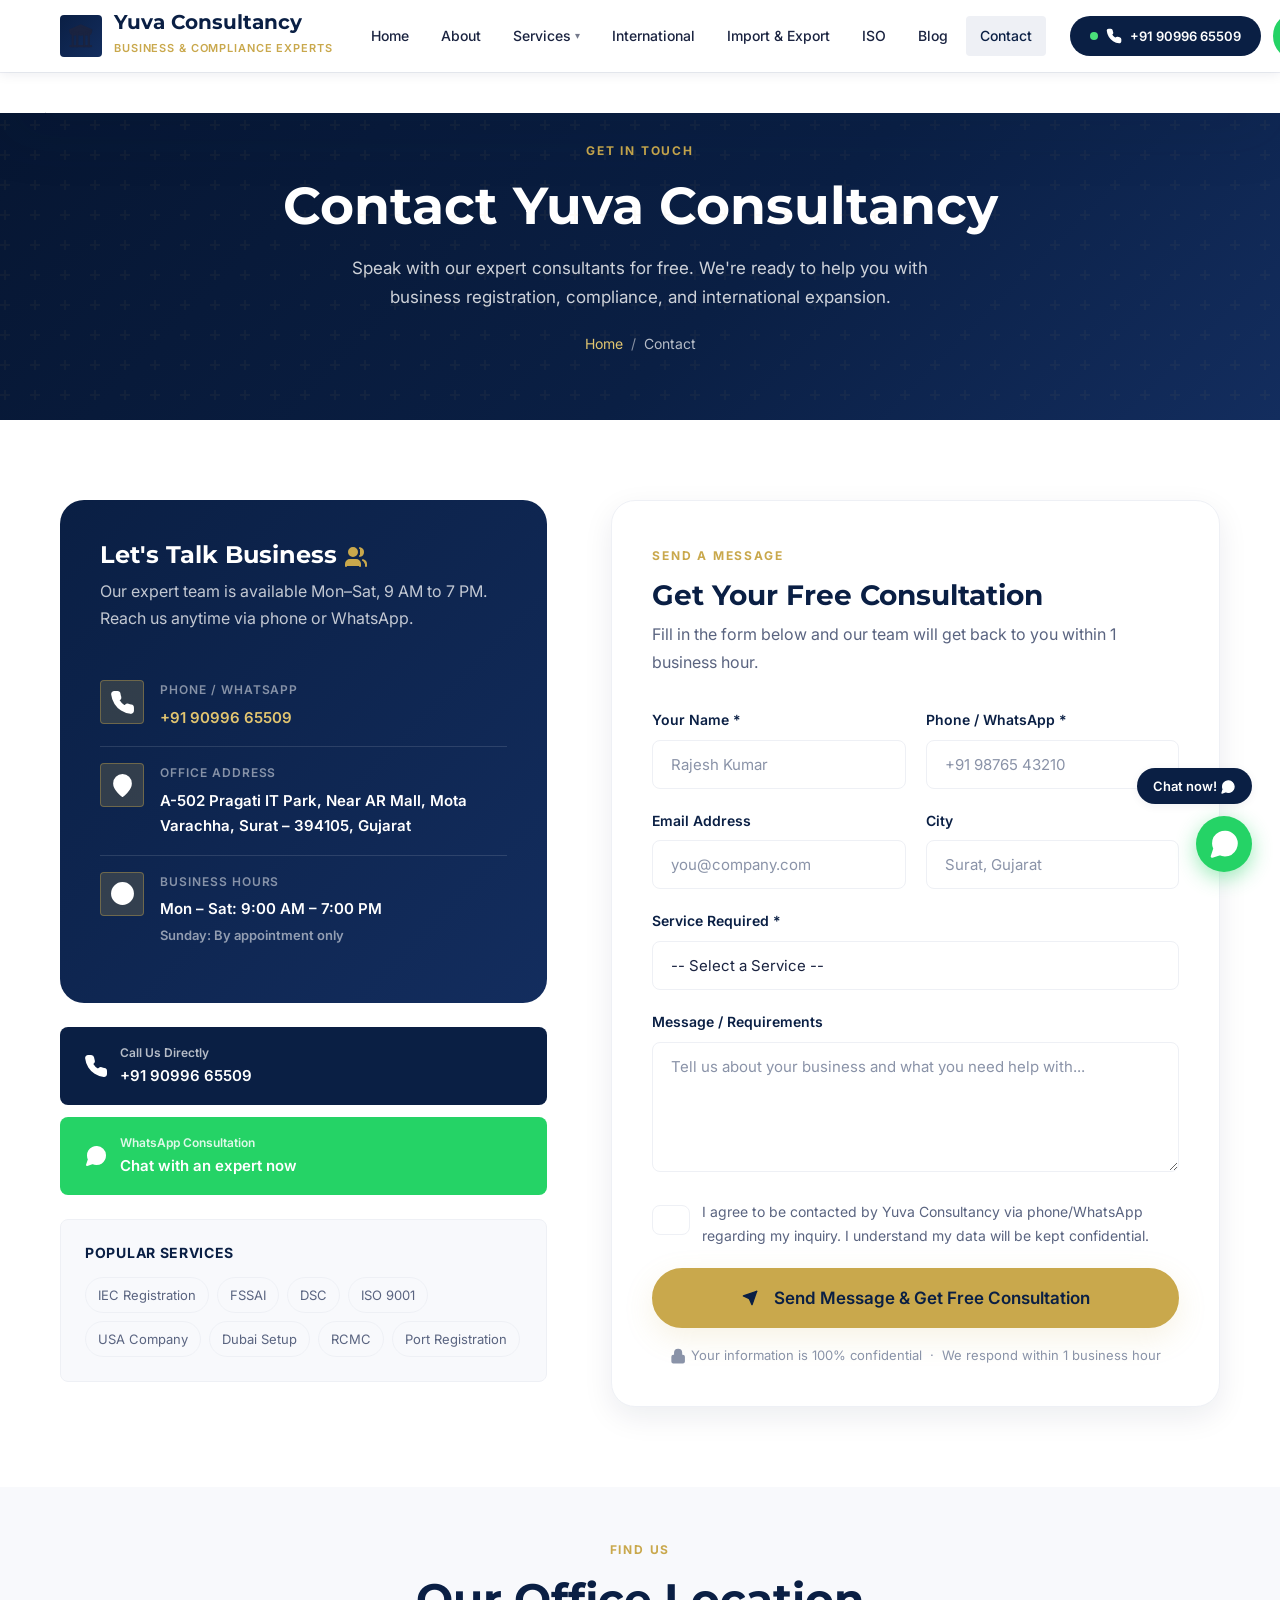
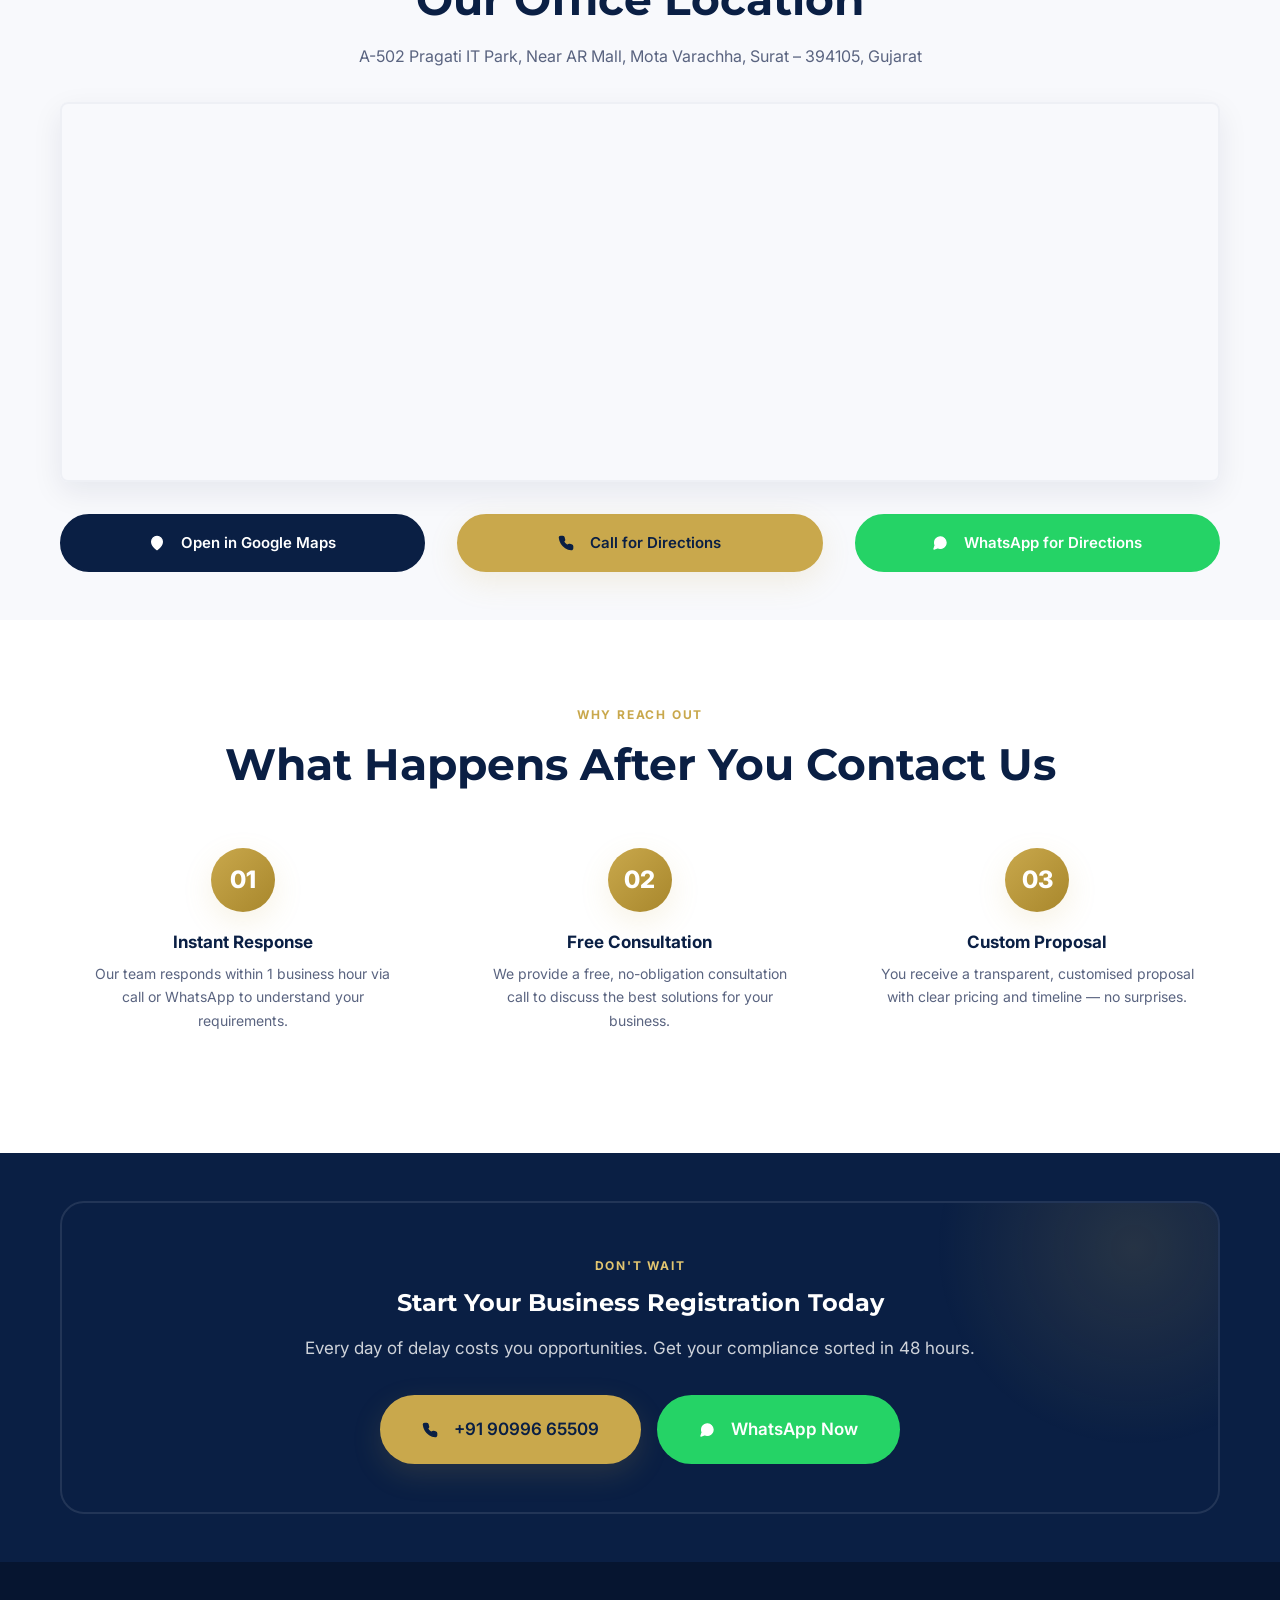
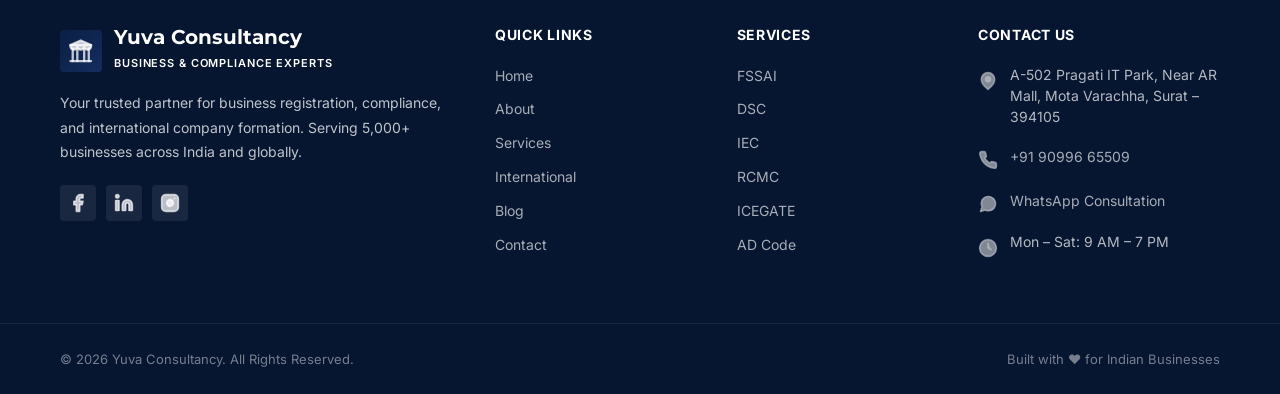
<file: contact.html>
<!DOCTYPE html>
<html lang="en">

<head>
    <meta charset="UTF-8" />
    <meta name="viewport" content="width=device-width, initial-scale=1.0" />
    <title>Contact Us | Yuva Consultancy — Surat, Gujarat</title>
    <meta name="description"
        content="Contact Yuva Consultancy for business registration, IEC, FSSAI, ISO certification, and international company formation services. Located in Mota Varachha, Surat." />
    <link rel="icon" href="assets/images/favicon.svg" />
    <link rel="stylesheet" href="assets/css/style.css" />
    <style>
        .contact-layout {
            display: grid;
            grid-template-columns: 1fr 1.25fr;
            gap: 4rem;
            align-items: start;
        }

        .contact-info-panel {
            position: sticky;
            top: calc(var(--header-h) + 1.5rem);
        }

        .contact-card-big {
            background: linear-gradient(135deg, var(--navy), var(--navy-light));
            border-radius: var(--radius-xl);
            padding: 2.5rem;
            color: white;
            margin-bottom: 1.5rem;
        }

        .contact-card-big h3 {
            color: white;
            margin-bottom: 0.5rem;
            font-size: 1.5rem;
        }

        .contact-card-big p {
            color: rgba(255, 255, 255, 0.75);
            margin-bottom: 2rem;
        }

        .contact-detail-item {
            display: flex;
            align-items: flex-start;
            gap: 1rem;
            padding: 1rem 0;
            border-bottom: 1px solid rgba(255, 255, 255, 0.12);
        }

        .contact-detail-item:last-child {
            border-bottom: none;
        }

        .cdi-icon {
            width: 44px;
            height: 44px;
            background: rgba(201, 168, 76, 0.2);
            border: 1px solid rgba(201, 168, 76, 0.4);
            border-radius: var(--radius-sm);
            display: flex;
            align-items: center;
            justify-content: center;
            font-size: 1.25rem;
            flex-shrink: 0;
        }

        .cdi-label {
            font-size: 0.75rem;
            font-weight: 600;
            color: rgba(255, 255, 255, 0.5);
            text-transform: uppercase;
            letter-spacing: 0.08em;
            margin-bottom: 0.25rem;
        }

        .cdi-value {
            font-size: 0.9375rem;
            font-weight: 600;
            color: white;
        }

        .cdi-value a {
            color: var(--gold-light);
        }

        .quick-contact-btns {
            display: flex;
            flex-direction: column;
            gap: 0.75rem;
        }

        .quick-btn {
            display: flex;
            align-items: center;
            gap: 0.75rem;
            padding: 1rem 1.5rem;
            border-radius: var(--radius-md);
            font-size: 0.9375rem;
            font-weight: 600;
            text-decoration: none;
            transition: var(--transition);
        }

        .quick-btn:hover {
            transform: translateX(4px);
        }

        .quick-btn-call {
            background: var(--navy);
            color: white;
        }

        .quick-btn-call:hover {
            background: var(--navy-light);
        }

        .quick-btn-wa {
            background: #25D366;
            color: white;
        }

        .quick-btn-wa:hover {
            background: #1ebe5c;
        }

        .form-panel {
            background: var(--white);
            border: 1px solid var(--light-gray);
            border-radius: var(--radius-xl);
            padding: 2.5rem;
            box-shadow: var(--shadow-md);
        }

        .form-row {
            display: grid;
            grid-template-columns: 1fr 1fr;
            gap: 1.25rem;
        }

        @media (max-width: 900px) {
            .contact-layout {
                grid-template-columns: 1fr;
            }

            .contact-info-panel {
                position: static;
            }

            .form-row {
                grid-template-columns: 1fr;
            }
        }
    </style>
</head>

<body>

    <!-- HEADER -->
    <header id="header">
        <div class="container">
            <div class="header-inner">
                <a href="index.html" class="logo">
                    <div class="logo-icon"><svg class="svg-icon" viewBox="0 0 24 24" fill="none" stroke="currentColor" stroke-width="2" stroke-linecap="round" stroke-linejoin="round"><path d="M3 21h18"></path><path d="M3 7v1a3 3 0 0 0 6 0V7m0 1a3 3 0 0 0 6 0V7m0 1a3 3 0 0 0 6 0V7H3"></path><path d="M5 21V10"></path><path d="M9 21V10"></path><path d="M15 21V10"></path><path d="M19 21V10"></path><path d="m3 7 9-4 9 4"></path></svg></div>
                    <div class="logo-text"><strong>Yuva Consultancy</strong><span>Business &amp; Compliance Experts</span></div>
                </a>
                <nav class="nav">
                    <a href="index.html">Home</a><a href="about.html">About</a>
                    <div class="nav-item">
                        <a href="services.html">Services</a>
                        <div class="dropdown">
                            <a href="services.html#fssai"><span class="icon"><svg class="svg-icon" viewBox="0 0 24 24" fill="none" stroke="currentColor" stroke-width="2" stroke-linecap="round" stroke-linejoin="round"><path d="M3 2v7c0 1.1.9 2 2 2h4a2 2 0 0 0 2-2V2"></path><path d="M7 2v20"></path><path d="M21 15V2 v0a5 5 0 0 0-5 5v6c0 1.1.9 2 2 2h3Zm0 0v7"></path></svg></span>FSSAI Registration</a>
                            <a href="services.html#dsc"><span class="icon"><svg class="svg-icon" viewBox="0 0 24 24" fill="none" stroke="currentColor" stroke-width="2" stroke-linecap="round" stroke-linejoin="round"><rect x="3" y="11" width="18" height="11" rx="2" ry="2"></rect><path d="M7 11V7a5 5 0 0 1 10 0v4"></path></svg></span>DSC Signature</a>
                            <a href="services.html#iec"><span class="icon"><svg class="svg-icon" viewBox="0 0 24 24" fill="none" stroke="currentColor" stroke-width="2" stroke-linecap="round" stroke-linejoin="round"><circle cx="12" cy="12" r="10"></circle><line x1="2" y1="12" x2="22" y2="12"></line><path d="M12 2a15.3 15.3 0 0 1 4 10 15.3 15.3 0 0 1-4 10 15.3 15.3 0 0 1-4-10 15.3 15.3 0 0 1 4-10z"></path></svg></span>IEC Registration</a>
                        </div>
                    </div>
                    <a href="international.html">International</a><a href="import-export.html">Import &amp; Export</a>
                    <a href="iso.html">ISO</a><a href="blog.html">Blog</a><a href="contact.html" class="active">Contact</a>
                </nav>
                <div class="header-cta">
                    <a href="tel:+919099665509" class="call-btn"><span class="dot"></span> <svg class="svg-icon icon-sm" viewBox="0 0 24 24" fill="none" stroke="currentColor" stroke-width="2" stroke-linecap="round" stroke-linejoin="round"><path d="M22 16.92v3a2 2 0 0 1-2.18 2 19.79 19.79 0 0 1-8.63-3.07 19.5 19.5 0 0 1-6-6 19.79 19.79 0 0 1-3.07-8.67A2 2 0 0 1 4.11 2h3a2 2 0 0 1 2 1.72 12.84 12.84 0 0 0 .7 2.81 2 2 0 0 1-.45 2.11L8.09 9.91a16 16 0 0 0 6 6l1.27-1.27a2 2 0 0 1 2.11-.45 12.84 12.84 0 0 0 2.81.7A2 2 0 0 1 22 16.92z"></path></svg> +91 90996 65509</a>
                    <a href="https://wa.me/919099665509" target="_blank" class="btn btn-whatsapp btn-sm"><svg class="svg-icon icon-sm" viewBox="0 0 24 24" fill="none" stroke="currentColor" stroke-width="2" stroke-linecap="round" stroke-linejoin="round"><path d="M21 11.5a8.38 8.38 0 0 1-.9 3.8 8.5 8.5 0 0 1-7.6 4.7 8.38 8.38 0 0 1-3.8-.9L3 21l1.9-5.7a8.38 8.38 0 0 1-.9-3.8 8.5 8.5 0 0 1 4.7-7.6 8.38 8.38 0 0 1 3.8-.9h.5a8.48 8.48 0 0 1 8 8v.5z"></path></svg> WhatsApp</a>
                    <button class="hamburger" id="hamburger"><span></span><span></span><span></span></button>
                </div>
            </div>
        </div>
    </header>
    <div class="mobile-nav" id="mobileNav">
        <a href="index.html"><svg class="svg-icon" viewBox="0 0 24 24" fill="none" stroke="currentColor" stroke-width="2" stroke-linecap="round" stroke-linejoin="round"><path d="m3 9 9-7 9 7v11a2 2 0 0 1-2 2H5a2 2 0 0 1-2-2z"></path><polyline points="9 22 9 12 15 12 15 22"></polyline></svg> Home</a><a href="about.html"><svg class="svg-icon" viewBox="0 0 24 24" fill="none" stroke="currentColor" stroke-width="2" stroke-linecap="round" stroke-linejoin="round"><path d="M16 21v-2a4 4 0 0 0-4-4H6a4 4 0 0 0-4 4v2"></path><circle cx="9" cy="7" r="4"></circle><path d="M22 21v-2a4 4 0 0 0-3-3.87"></path><path d="M16 3.13a4 4 0 0 1 0 7.75"></path></svg> About Us</a>
        <a href="services.html"><svg class="svg-icon" viewBox="0 0 24 24" fill="none" stroke="currentColor" stroke-width="2" stroke-linecap="round" stroke-linejoin="round"><path d="M16 4h2a2 2 0 0 1 2 2v14a2 2 0 0 1-2 2H6a2 2 0 0 1-2-2V6a2 2 0 0 1 2-2h2"></path><rect x="8" y="2" width="8" height="4" rx="1" ry="1"></rect></svg> Services</a><a href="international.html"><svg class="svg-icon" viewBox="0 0 24 24" fill="none" stroke="currentColor" stroke-width="2" stroke-linecap="round" stroke-linejoin="round"><circle cx="12" cy="12" r="10"></circle><line x1="2" y1="12" x2="22" y2="12"></line><path d="M12 2a15.3 15.3 0 0 1 4 10 15.3 15.3 0 0 1-4 10 15.3 15.3 0 0 1-4-10 15.3 15.3 0 0 1 4-10z"></path></svg> International</a>
        <a href="import-export.html"><svg class="svg-icon" viewBox="0 0 24 24" fill="none" stroke="currentColor" stroke-width="2" stroke-linecap="round" stroke-linejoin="round"><path d="M21 8a2 2 0 0 0-1-1.73l-7-4a2 2 0 0 0-2 0l-7 4A2 2 0 0 0 3 8v8a2 2 0 0 0 1 1.73l7 4a2 2 0 0 0 2 0l7-4A2 2 0 0 0 21 16Z"></path><path d="m3.3 7 8.7 5 8.7-5"></path><path d="M12 22V12"></path></svg> Import &amp; Export</a><a href="iso.html"><svg class="svg-icon" viewBox="0 0 24 24" fill="none" stroke="currentColor" stroke-width="2" stroke-linecap="round" stroke-linejoin="round"><circle cx="12" cy="8" r="7"></circle><polyline points="8.21 13.89 7 23 12 20 17 23 15.79 13.88"></polyline></svg> ISO</a>
    </div>

    <!-- HERO -->
    <section class="page-hero">
        <div class="container">
            <span class="section-label">Get In Touch</span>
            <h1>Contact Yuva Consultancy</h1>
            <p>Speak with our expert consultants for free. We're ready to help you with business registration, compliance, and international expansion.</p>
            <div class="breadcrumb"><a href="index.html">Home</a><span>/</span><span class="current">Contact</span></div>
        </div>
    </section>

    <!-- CONTACT MAIN -->
    <section class="section">
        <div class="container">
            <div class="contact-layout">
                <!-- Info Panel -->
                <div class="contact-info-panel reveal">
                    <div class="contact-card-big">
                        <h3>Let's Talk Business <svg class="svg-icon icon-md" style="vertical-align:middle; color:var(--gold);" viewBox="0 0 24 24" fill="none" stroke="currentColor" stroke-width="2" stroke-linecap="round" stroke-linejoin="round"><path d="M16 21v-2a4 4 0 0 0-4-4H6a4 4 0 0 0-4 4v2"></path><circle cx="9" cy="7" r="4"></circle><path d="M22 21v-2a4 4 0 0 0-3-3.87"></path><path d="M16 3.13a4 4 0 0 1 0 7.75"></path></svg></h3>
                        <p>Our expert team is available Mon–Sat, 9 AM to 7 PM. Reach us anytime via phone or WhatsApp.</p>

                        <div class="contact-detail-item">
                            <div class="cdi-icon"><svg class="svg-icon" viewBox="0 0 24 24" fill="none" stroke="currentColor" stroke-width="2" stroke-linecap="round" stroke-linejoin="round"><path d="M22 16.92v3a2 2 0 0 1-2.18 2 19.79 19.79 0 0 1-8.63-3.07 19.5 19.5 0 0 1-6-6 19.79 19.79 0 0 1-3.07-8.67A2 2 0 0 1 4.11 2h3a2 2 0 0 1 2 1.72 12.84 12.84 0 0 0 .7 2.81 2 2 0 0 1-.45 2.11L8.09 9.91a16 16 0 0 0 6 6l1.27-1.27a2 2 0 0 1 2.11-.45 12.84 12.84 0 0 0 2.81.7A2 2 0 0 1 22 16.92z"></path></svg></div>
                            <div>
                                <div class="cdi-label">Phone / WhatsApp</div>
                                <div class="cdi-value"><a href="tel:+919099665509">+91 90996 65509</a></div>
                            </div>
                        </div>
                        <div class="contact-detail-item">
                            <div class="cdi-icon"><svg class="svg-icon" viewBox="0 0 24 24" fill="none" stroke="currentColor" stroke-width="2" stroke-linecap="round" stroke-linejoin="round"><path d="M20 10c0 6-8 12-8 12s-8-6-8-12a8 8 0 0 1 16 0Z"></path><circle cx="12" cy="10" r="3"></circle></svg></div>
                            <div>
                                <div class="cdi-label">Office Address</div>
                                <div class="cdi-value">A-502 Pragati IT Park, Near AR Mall, Mota Varachha, Surat – 394105, Gujarat</div>
                            </div>
                        </div>
                        <div class="contact-detail-item">
                            <div class="cdi-icon"><svg class="svg-icon" viewBox="0 0 24 24" fill="none" stroke="currentColor" stroke-width="2" stroke-linecap="round" stroke-linejoin="round"><circle cx="12" cy="12" r="10"></circle><polyline points="12 6 12 12 16 14"></polyline></svg></div>
                            <div>
                                <div class="cdi-label">Business Hours</div>
                                <div class="cdi-value">Mon – Sat: 9:00 AM – 7:00 PM<br /><span style="font-size:0.8125rem;color:rgba(255,255,255,0.55);">Sunday: By appointment only</span></div>
                            </div>
                        </div>
                    </div>

                    <div class="quick-contact-btns">
                        <a href="tel:+919099665509" class="quick-btn quick-btn-call">
                            <svg class="svg-icon" style="width:1.5rem; height:1.5rem;" viewBox="0 0 24 24" fill="none" stroke="currentColor" stroke-width="2" stroke-linecap="round" stroke-linejoin="round"><path d="M22 16.92v3a2 2 0 0 1-2.18 2 19.79 19.79 0 0 1-8.63-3.07 19.5 19.5 0 0 1-6-6 19.79 19.79 0 0 1-3.07-8.67A2 2 0 0 1 4.11 2h3a2 2 0 0 1 2 1.72 12.84 12.84 0 0 0 .7 2.81 2 2 0 0 1-.45 2.11L8.09 9.91a16 16 0 0 0 6 6l1.27-1.27a2 2 0 0 1 2.11-.45 12.84 12.84 0 0 0 2.81.7A2 2 0 0 1 22 16.92z"></path></svg>
                            <div>
                                <div style="font-size:0.75rem;opacity:0.7;">Call Us Directly</div>
                                <div>+91 90996 65509</div>
                            </div>
                        </a>
                        <a href="https://wa.me/919099665509?text=Hello%20Yuva%20Consultancy!%20I%20need%20business%20consultation."
                            target="_blank" class="quick-btn quick-btn-wa">
                            <svg class="svg-icon" style="width:1.5rem; height:1.5rem;" viewBox="0 0 24 24" fill="none" stroke="currentColor" stroke-width="2" stroke-linecap="round" stroke-linejoin="round"><path d="M21 11.5a8.38 8.38 0 0 1-.9 3.8 8.5 8.5 0 0 1-7.6 4.7 8.38 8.38 0 0 1-3.8-.9L3 21l1.9-5.7a8.38 8.38 0 0 1-.9-3.8 8.5 8.5 0 0 1 4.7-7.6 8.38 8.38 0 0 1 3.8-.9h.5a8.48 8.48 0 0 1 8 8v.5z"></path></svg>
                            <div>
                                <div style="font-size:0.75rem;opacity:0.85;">WhatsApp Consultation</div>
                                <div>Chat with an expert now</div>
                            </div>
                        </a>
                    </div>

                    <!-- Services Quick Pick -->
                    <div style="margin-top:1.5rem;background:var(--off-white);border-radius:var(--radius-md);padding:1.5rem;border:1px solid var(--light-gray);">
                        <h4 style="font-family:'Inter',sans-serif;font-size:0.875rem;font-weight:700;color:var(--navy);margin-bottom:1rem;text-transform:uppercase;letter-spacing:0.05em;">Popular Services</h4>
                        <div style="display:flex;flex-wrap:wrap;gap:0.5rem;">
                            <span class="tag" style="cursor:default;">IEC Registration</span>
                            <span class="tag" style="cursor:default;">FSSAI</span>
                            <span class="tag" style="cursor:default;">DSC</span>
                            <span class="tag" style="cursor:default;">ISO 9001</span>
                            <span class="tag" style="cursor:default;">USA Company</span>
                            <span class="tag" style="cursor:default;">Dubai Setup</span>
                            <span class="tag" style="cursor:default;">RCMC</span>
                            <span class="tag" style="cursor:default;">Port Registration</span>
                        </div>
                    </div>
                </div>

                <!-- Form Panel -->
                <div class="form-panel reveal">
                    <span class="section-label">Send a Message</span>
                    <h2 style="font-size:1.75rem;margin-bottom:0.5rem;">Get Your Free Consultation</h2>
                    <p style="color:var(--text-light);margin-bottom:2rem;">Fill in the form below and our team will get back to you within 1 business hour.</p>

                    <form class="contact-form" id="contactForm" novalidate>
                        <div class="form-row">
                            <div class="form-group">
                                <label for="name">Your Name *</label>
                                <input type="text" id="name" name="name" placeholder="Rajesh Kumar" required />
                            </div>
                            <div class="form-group">
                                <label for="phone">Phone / WhatsApp *</label>
                                <input type="tel" id="phone" name="phone" placeholder="+91 98765 43210" required />
                            </div>
                        </div>

                        <div class="form-row">
                            <div class="form-group">
                                <label for="email">Email Address</label>
                                <input type="email" id="email" name="email" placeholder="you@company.com" />
                            </div>
                            <div class="form-group">
                                <label for="city">City</label>
                                <input type="text" id="city" name="city" placeholder="Surat, Gujarat" />
                            </div>
                        </div>

                        <div class="form-group">
                            <label for="service">Service Required *</label>
                            <select id="service" name="service" required>
                                <option value="">-- Select a Service --</option>
                                <optgroup label="Domestic Services">
                                    <option>FSSAI Registration / License</option>
                                    <option>DSC — Digital Signature Certificate</option>
                                    <option>IEC — Import Export Code</option>
                                    <option>RCMC Registration</option>
                                    <option>ICEGATE Registration</option>
                                    <option>Port Registration</option>
                                    <option>AD Code Registration</option>
                                    <option>IFSC Registration</option>
                                </optgroup>
                                <optgroup label="ISO Certification">
                                    <option>ISO 9001 — Quality Management</option>
                                    <option>ISO 14001 — Environmental</option>
                                    <option>ISO 22000 — Food Safety</option>
                                    <option>ISO 45001 — Safety</option>
                                    <option>ISO 27001 — Information Security</option>
                                    <option>Other ISO Standard</option>
                                </optgroup>
                                <optgroup label="International Registration">
                                    <option>USA Company Registration</option>
                                    <option>UK Company Registration</option>
                                    <option>Dubai / UAE Company Registration</option>
                                    <option>Canada Company Registration</option>
                                    <option>Australia Company Registration</option>
                                    <option>Hong Kong Company Registration</option>
                                </optgroup>
                                <option>Other / General Inquiry</option>
                            </select>
                        </div>

                        <div class="form-group">
                            <label for="message">Message / Requirements</label>
                            <textarea id="message" name="message" placeholder="Tell us about your business and what you need help with..."></textarea>
                        </div>

                        <div class="form-group" style="display:flex;align-items:flex-start;gap:0.75rem;">
                            <input type="checkbox" id="consent" name="consent" style="width:auto;margin-top:0.3rem;" required />
                            <label for="consent" style="font-weight:400;font-size:0.875rem;color:var(--text-light);margin:0;">I agree to be contacted by Yuva Consultancy via phone/WhatsApp regarding my inquiry. I understand my data will be kept confidential.</label>
                        </div>

                        <button type="submit" class="btn btn-primary btn-lg" style="width:100%;justify-content:center;">
                            <svg class="svg-icon icon-sm" style="margin-right:8px;" viewBox="0 0 24 24" fill="none" stroke="currentColor" stroke-width="2" stroke-linecap="round" stroke-linejoin="round"><path d="M22 2L11 13"></path><path d="M22 2L15 22L11 13L2 9L22 2Z"></path></svg> Send Message &amp; Get Free Consultation
                        </button>

                        <p style="font-size:0.8125rem;color:var(--gray);text-align:center;margin-top:1rem;"><svg class="svg-icon icon-xs" viewBox="0 0 24 24" fill="none" stroke="currentColor" stroke-width="2" stroke-linecap="round" stroke-linejoin="round"><rect x="3" y="11" width="18" height="11" rx="2" ry="2"></rect><path d="M7 11V7a5 5 0 0 1 10 0v4"></path></svg> Your information is 100% confidential &nbsp;·&nbsp; We respond within 1 business hour</p>
                    </form>
                </div>
            </div>
        </div>
    </section>

    <!-- GOOGLE MAP -->
    <section class="section-sm section-bg">
        <div class="container">
            <div class="text-center reveal" style="margin-bottom:2rem;">
                <span class="section-label">Find Us</span>
                <h2 class="section-title">Our Office Location</h2>
                <p style="color:var(--text-light);">A-502 Pragati IT Park, Near AR Mall, Mota Varachha, Surat – 394105, Gujarat</p>
            </div>
            <div class="map-wrap reveal">
                <iframe
                    src="https://www.google.com/maps/embed?pb=!1m18!1m12!1m3!1d3718.8!2d72.9!3d21.23!2m3!1f0!2f0!3f0!3m2!1i1024!2i768!4f13.1!3m3!1m2!1s0x3be04f8fae!2sPragati+IT+Park%2C+Mota+Varachha%2C+Surat%2C+Gujarat+394105!5e0!3m2!1sen!2sin!4v1700000000000!5m2!1sen!2sin"
                    width="100%" height="380" style="border:0;" allowfullscreen="" loading="lazy"
                    referrerpolicy="no-referrer-when-downgrade"
                    title="Yuva Consultancy Location — Pragati IT Park, Mota Varachha, Surat">
                </iframe>
            </div>
            <div class="grid-3 mt-4">
                <a href="https://maps.google.com/?q=Pragati+IT+Park+Mota+Varachha+Surat" target="_blank"
                    class="btn btn-navy" style="justify-content:center;"><svg class="svg-icon icon-sm" style="margin-right:8px;" viewBox="0 0 24 24" fill="none" stroke="currentColor" stroke-width="2" stroke-linecap="round" stroke-linejoin="round"><path d="M20 10c0 6-8 12-8 12s-8-6-8-12a8 8 0 0 1 16 0Z"></path><circle cx="12" cy="10" r="3"></circle></svg> Open in Google Maps</a>
                <a href="tel:+919099665509" class="btn btn-primary" style="justify-content:center;"><svg class="svg-icon icon-sm" style="margin-right:8px;" viewBox="0 0 24 24" fill="none" stroke="currentColor" stroke-width="2" stroke-linecap="round" stroke-linejoin="round"><path d="M22 16.92v3a2 2 0 0 1-2.18 2 19.79 19.79 0 0 1-8.63-3.07 19.5 19.5 0 0 1-6-6 19.79 19.79 0 0 1-3.07-8.67A2 2 0 0 1 4.11 2h3a2 2 0 0 1 2 1.72 12.84 12.84 0 0 0 .7 2.81 2 2 0 0 1-.45 2.11L8.09 9.91a16 16 0 0 0 6 6l1.27-1.27a2 2 0 0 1 2.11-.45 12.84 12.84 0 0 0 2.81.7A2 2 0 0 1 22 16.92z"></path></svg> Call for Directions</a>
                <a href="https://wa.me/919099665509?text=Hi!%20I%20need%20directions%20to%20your%20office."
                    target="_blank" class="btn btn-whatsapp" style="justify-content:center;"><svg class="svg-icon icon-sm" style="margin-right:8px;" viewBox="0 0 24 24" fill="none" stroke="currentColor" stroke-width="2" stroke-linecap="round" stroke-linejoin="round"><path d="M21 11.5a8.38 8.38 0 0 1-.9 3.8 8.5 8.5 0 0 1-7.6 4.7 8.38 8.38 0 0 1-3.8-.9L3 21l1.9-5.7a8.38 8.38 0 0 1-.9-3.8 8.5 8.5 0 0 1 4.7-7.6 8.38 8.38 0 0 1 3.8-.9h.5a8.48 8.48 0 0 1 8 8v.5z"></path></svg> WhatsApp for Directions</a>
            </div>
        </div>
    </section>

    <!-- WHY CONTACT -->
    <section class="section">
        <div class="container">
            <div class="text-center reveal">
                <span class="section-label">Why Reach Out</span>
                <h2 class="section-title">What Happens After You Contact Us</h2>
            </div>
            <div class="grid-3">
                <div class="step-card reveal">
                    <div class="step-number">01</div>
                    <h3>Instant Response</h3>
                    <p>Our team responds within 1 business hour via call or WhatsApp to understand your requirements.</p>
                </div>
                <div class="step-card reveal">
                    <div class="step-number">02</div>
                    <h3>Free Consultation</h3>
                    <p>We provide a free, no-obligation consultation call to discuss the best solutions for your business.</p>
                </div>
                <div class="step-card reveal">
                    <div class="step-number">03</div>
                    <h3>Custom Proposal</h3>
                    <p>You receive a transparent, customised proposal with clear pricing and timeline — no surprises.</p>
                </div>
            </div>
        </div>
    </section>

    <!-- FINAL CTA -->
    <section class="section-sm section-navy">
        <div class="container">
            <div class="cta-banner" style="background:transparent;box-shadow:none;border:2px solid rgba(255,255,255,0.1);padding:3rem 2rem;">
                <span class="section-label">Don't Wait</span>
                <h2 style="color:white;">Start Your Business Registration Today</h2>
                <p style="color:rgba(255,255,255,0.8);">Every day of delay costs you opportunities. Get your compliance sorted in 48 hours.</p>
                <div class="btn-group">
                    <a href="tel:+919099665509" class="btn btn-primary btn-lg"><svg class="svg-icon icon-sm" style="margin-right:8px;" viewBox="0 0 24 24" fill="none" stroke="currentColor" stroke-width="2" stroke-linecap="round" stroke-linejoin="round"><path d="M22 16.92v3a2 2 0 0 1-2.18 2 19.79 19.79 0 0 1-8.63-3.07 19.5 19.5 0 0 1-6-6 19.79 19.79 0 0 1-3.07-8.67A2 2 0 0 1 4.11 2h3a2 2 0 0 1 2 1.72 12.84 12.84 0 0 0 .7 2.81 2 2 0 0 1-.45 2.11L8.09 9.91a16 16 0 0 0 6 6l1.27-1.27a2 2 0 0 1 2.11-.45 12.84 12.84 0 0 0 2.81.7A2 2 0 0 1 22 16.92z"></path></svg> +91 90996 65509</a>
                    <a href="https://wa.me/919099665509" target="_blank" class="btn btn-whatsapp btn-lg"><svg class="svg-icon icon-sm" style="margin-right:8px;" viewBox="0 0 24 24" fill="none" stroke="currentColor" stroke-width="2" stroke-linecap="round" stroke-linejoin="round"><path d="M21 11.5a8.38 8.38 0 0 1-.9 3.8 8.5 8.5 0 0 1-7.6 4.7 8.38 8.38 0 0 1-3.8-.9L3 21l1.9-5.7a8.38 8.38 0 0 1-.9-3.8 8.5 8.5 0 0 1 4.7-7.6 8.38 8.38 0 0 1 3.8-.9h.5a8.48 8.48 0 0 1 8 8v.5z"></path></svg> WhatsApp Now</a>
                </div>
            </div>
        </div>
    </section>

    <!-- FOOTER -->
    <footer id="footer">
        <div class="footer-top">
            <div class="container">
                <div class="footer-grid">
                    <div class="footer-brand">
                        <a href="index.html" class="logo">
                            <div class="logo-icon"><svg class="svg-icon" viewBox="0 0 24 24" fill="none" stroke="currentColor" stroke-width="2" stroke-linecap="round" stroke-linejoin="round"><path d="M3 21h18"></path><path d="M3 7v1a3 3 0 0 0 6 0V7m0 1a3 3 0 0 0 6 0V7m0 1a3 3 0 0 0 6 0V7H3"></path><path d="M5 21V10"></path><path d="M9 21V10"></path><path d="M15 21V10"></path><path d="M19 21V10"></path><path d="m3 7 9-4 9 4"></path></svg></div>
                            <div class="logo-text"><strong>Yuva Consultancy</strong><span>Business &amp; Compliance Experts</span></div>
                        </a>
                        <p class="footer-about">Your trusted partner for business registration, compliance, and international company formation. Serving 5,000+ businesses across India and globally.</p>
                        <div class="footer-social">
                            <div class="social-btn"><svg class="svg-icon" viewBox="0 0 24 24" fill="none" stroke="currentColor" stroke-width="2" stroke-linecap="round" stroke-linejoin="round"><path d="M18 2h-3a5 5 0 0 0-5 5v3H7v4h3v8h4v-8h3l1-4h-4V7a1 1 0 0 1 1-1h3z"></path></svg></div>
                            <div class="social-btn"><svg class="svg-icon" viewBox="0 0 24 24" fill="none" stroke="currentColor" stroke-width="2" stroke-linecap="round" stroke-linejoin="round"><path d="M16 8a6 6 0 0 1 6 6v7h-4v-7a2 2 0 0 0-2-2 2 2 0 0 0-2 2v7h-4v-7a6 6 0 0 1 6-6z"></path><rect x="2" y="9" width="4" height="12"></rect><circle cx="4" cy="4" r="2"></circle></svg></div>
                            <div class="social-btn"><svg class="svg-icon" viewBox="0 0 24 24" fill="none" stroke="currentColor" stroke-width="2" stroke-linecap="round" stroke-linejoin="round"><rect x="2" y="2" width="20" height="20" rx="5" ry="5"></rect><path d="M16 11.37A4 4 0 1 1 12.63 8 4 4 0 0 1 16 11.37z"></path><line x1="17.5" y1="6.5" x2="17.51" y2="6.5"></line></svg></div>
                        </div>
                    </div>
                    <div class="footer-col">
                        <h4>Quick Links</h4>
                        <ul>
                            <li><a href="index.html">Home</a></li>
                            <li><a href="about.html">About</a></li>
                            <li><a href="services.html">Services</a></li>
                            <li><a href="international.html">International</a></li>
                            <li><a href="blog.html">Blog</a></li>
                            <li><a href="contact.html">Contact</a></li>
                        </ul>
                    </div>
                    <div class="footer-col">
                        <h4>Services</h4>
                        <ul>
                            <li><a href="services.html#fssai">FSSAI</a></li>
                            <li><a href="services.html#dsc">DSC</a></li>
                            <li><a href="services.html#iec">IEC</a></li>
                            <li><a href="services.html#rcmc">RCMC</a></li>
                            <li><a href="services.html#icegate">ICEGATE</a></li>
                            <li><a href="services.html#adcode">AD Code</a></li>
                        </ul>
                    </div>
                    <div class="footer-col footer-contact">
                        <h4>Contact Us</h4>
                        <ul>
                            <li><span class="icon"><svg class="svg-icon" viewBox="0 0 24 24" fill="none" stroke="currentColor" stroke-width="2" stroke-linecap="round" stroke-linejoin="round"><path d="M20 10c0 6-8 12-8 12s-8-6-8-12a8 8 0 0 1 16 0Z"></path><circle cx="12" cy="10" r="3"></circle></svg></span><span>A-502 Pragati IT Park, Near AR Mall, Mota Varachha, Surat – 394105</span></li>
                            <li><span class="icon"><svg class="svg-icon" viewBox="0 0 24 24" fill="none" stroke="currentColor" stroke-width="2" stroke-linecap="round" stroke-linejoin="round"><path d="M22 16.92v3a2 2 0 0 1-2.18 2 19.79 19.79 0 0 1-8.63-3.07 19.5 19.5 0 0 1-6-6 19.79 19.79 0 0 1-3.07-8.67A2 2 0 0 1 4.11 2h3a2 2 0 0 1 2 1.72 12.84 12.84 0 0 0 .7 2.81 2 2 0 0 1-.45 2.11L8.09 9.91a16 16 0 0 0 6 6l1.27-1.27a2 2 0 0 1 2.11-.45 12.84 12.84 0 0 0 2.81.7A2 2 0 0 1 22 16.92z"></path></svg></span><a href="tel:+919099665509">+91 90996 65509</a></li>
                            <li><span class="icon"><svg class="svg-icon" viewBox="0 0 24 24" fill="none" stroke="currentColor" stroke-width="2" stroke-linecap="round" stroke-linejoin="round"><path d="M21 11.5a8.38 8.38 0 0 1-.9 3.8 8.5 8.5 0 0 1-7.6 4.7 8.38 8.38 0 0 1-3.8-.9L3 21l1.9-5.7a8.38 8.38 0 0 1-.9-3.8 8.5 8.5 0 0 1 4.7-7.6 8.38 8.38 0 0 1 3.8-.9h.5a8.48 8.48 0 0 1 8 8v.5z"></path></svg></span><a href="https://wa.me/919099665509">WhatsApp Consultation</a></li>
                            <li><span class="icon"><svg class="svg-icon" viewBox="0 0 24 24" fill="none" stroke="currentColor" stroke-width="2" stroke-linecap="round" stroke-linejoin="round"><circle cx="12" cy="12" r="10"></circle><polyline points="12 6 12 12 16 14"></polyline></svg></span><span>Mon – Sat: 9 AM – 7 PM</span></li>
                        </ul>
                    </div>
                </div>
            </div>
        </div>
        <div class="footer-bottom">
            <div class="container" style="display:flex;justify-content:space-between;flex-wrap:wrap;gap:1rem;"><span>© 2026 Yuva Consultancy. All Rights Reserved.</span><span>Built with ❤️ for Indian Businesses</span></div>
        </div>
    </footer>
    <div class="whatsapp-float"><span class="whatsapp-tooltip">Chat now! <svg class="svg-icon icon-sm" viewBox="0 0 24 24" fill="none" stroke="currentColor" stroke-width="2" stroke-linecap="round" stroke-linejoin="round"><path d="M21 11.5a8.38 8.38 0 0 1-.9 3.8 8.5 8.5 0 0 1-7.6 4.7 8.38 8.38 0 0 1-3.8-.9L3 21l1.9-5.7a8.38 8.38 0 0 1-.9-3.8 8.5 8.5 0 0 1 4.7-7.6 8.38 8.38 0 0 1 3.8-.9h.5a8.48 8.48 0 0 1 8 8v.5z"></path></svg></span><a href="https://wa.me/919099665509"
            target="_blank"><svg class="svg-icon" viewBox="0 0 24 24" fill="none" stroke="currentColor" stroke-width="2" stroke-linecap="round" stroke-linejoin="round"><path d="M21 11.5a8.38 8.38 0 0 1-.9 3.8 8.5 8.5 0 0 1-7.6 4.7 8.38 8.38 0 0 1-3.8-.9L3 21l1.9-5.7a8.38 8.38 0 0 1-.9-3.8 8.5 8.5 0 0 1 4.7-7.6 8.38 8.38 0 0 1 3.8-.9h.5a8.48 8.48 0 0 1 8 8v.5z"></path></svg></a></div>
    <script src="assets/js/main.js"></script>

    <style>
        .tag {
            background: var(--off-white);
            border: 1px solid var(--light-gray);
            color: var(--text-light);
            padding: 0.375rem 0.75rem;
            border-radius: 50px;
            font-size: 0.8125rem;
        }
    </style>
</body>

</html>
</file>
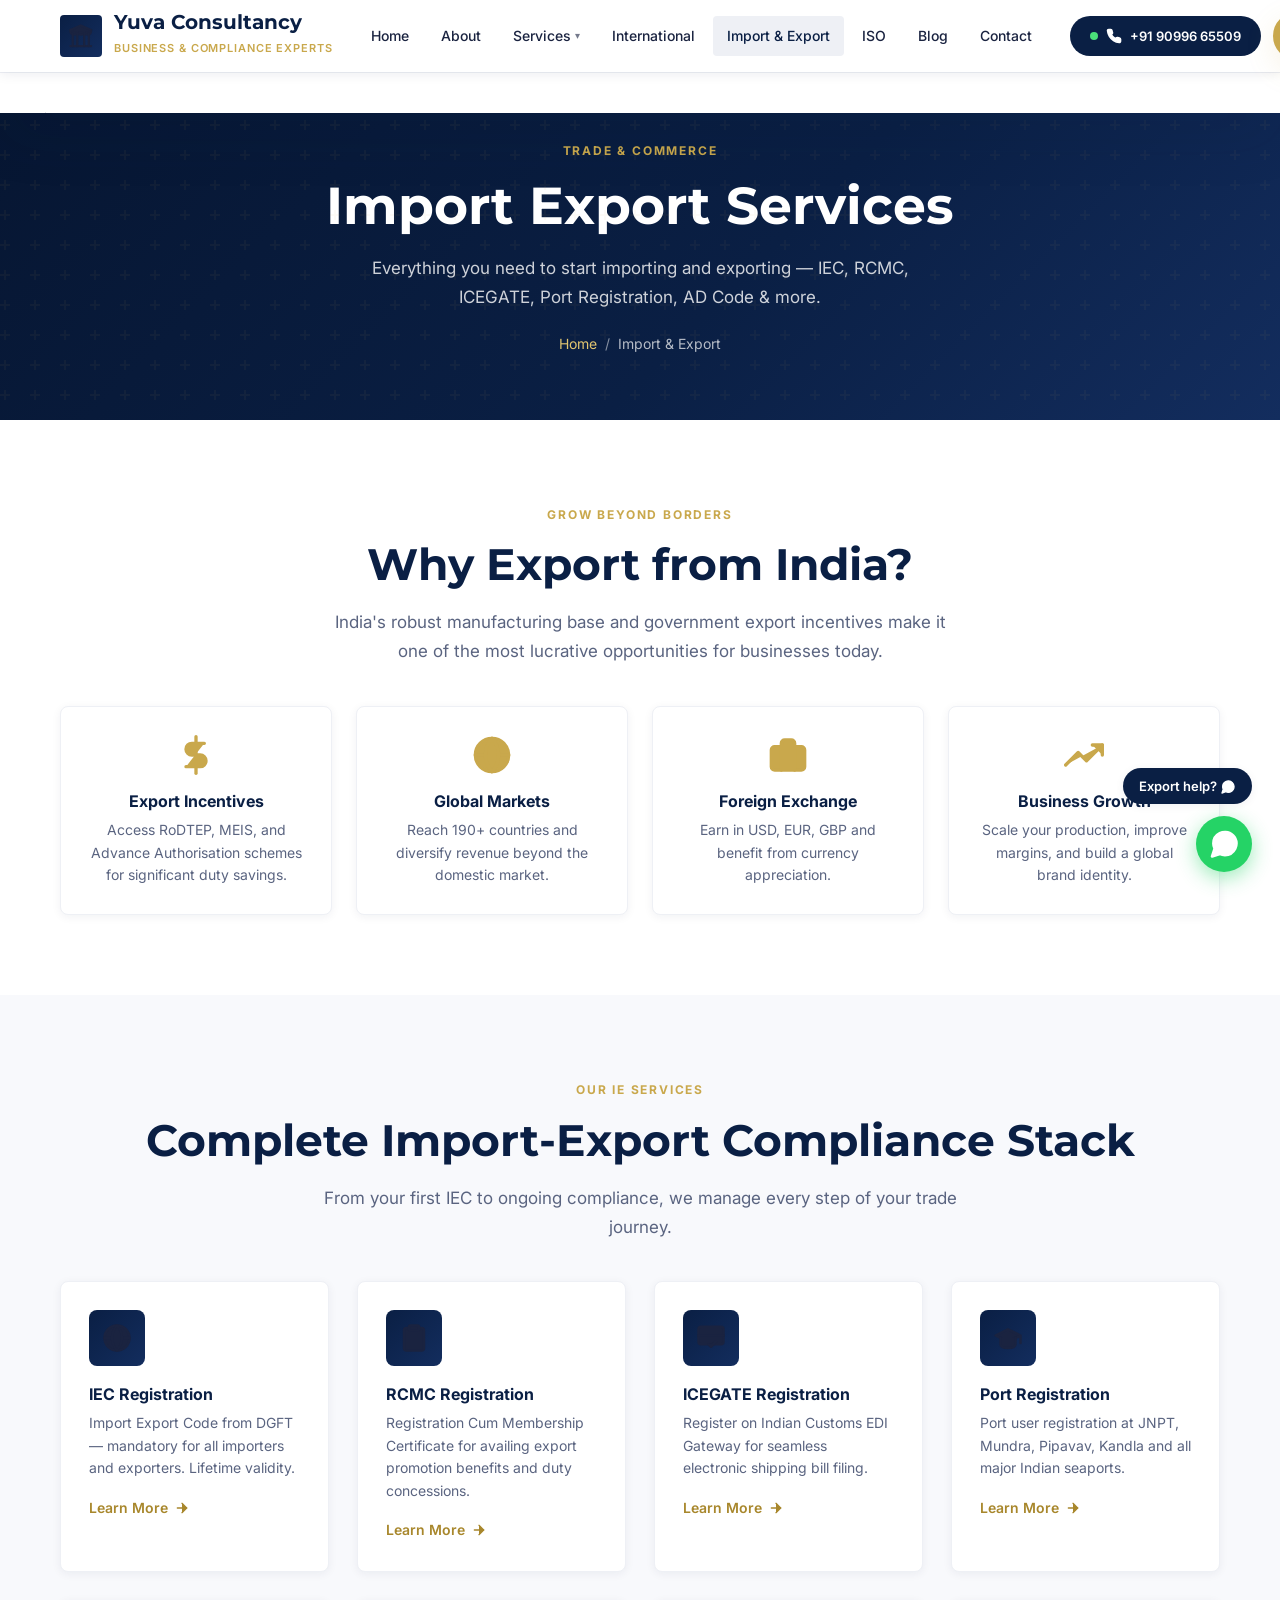
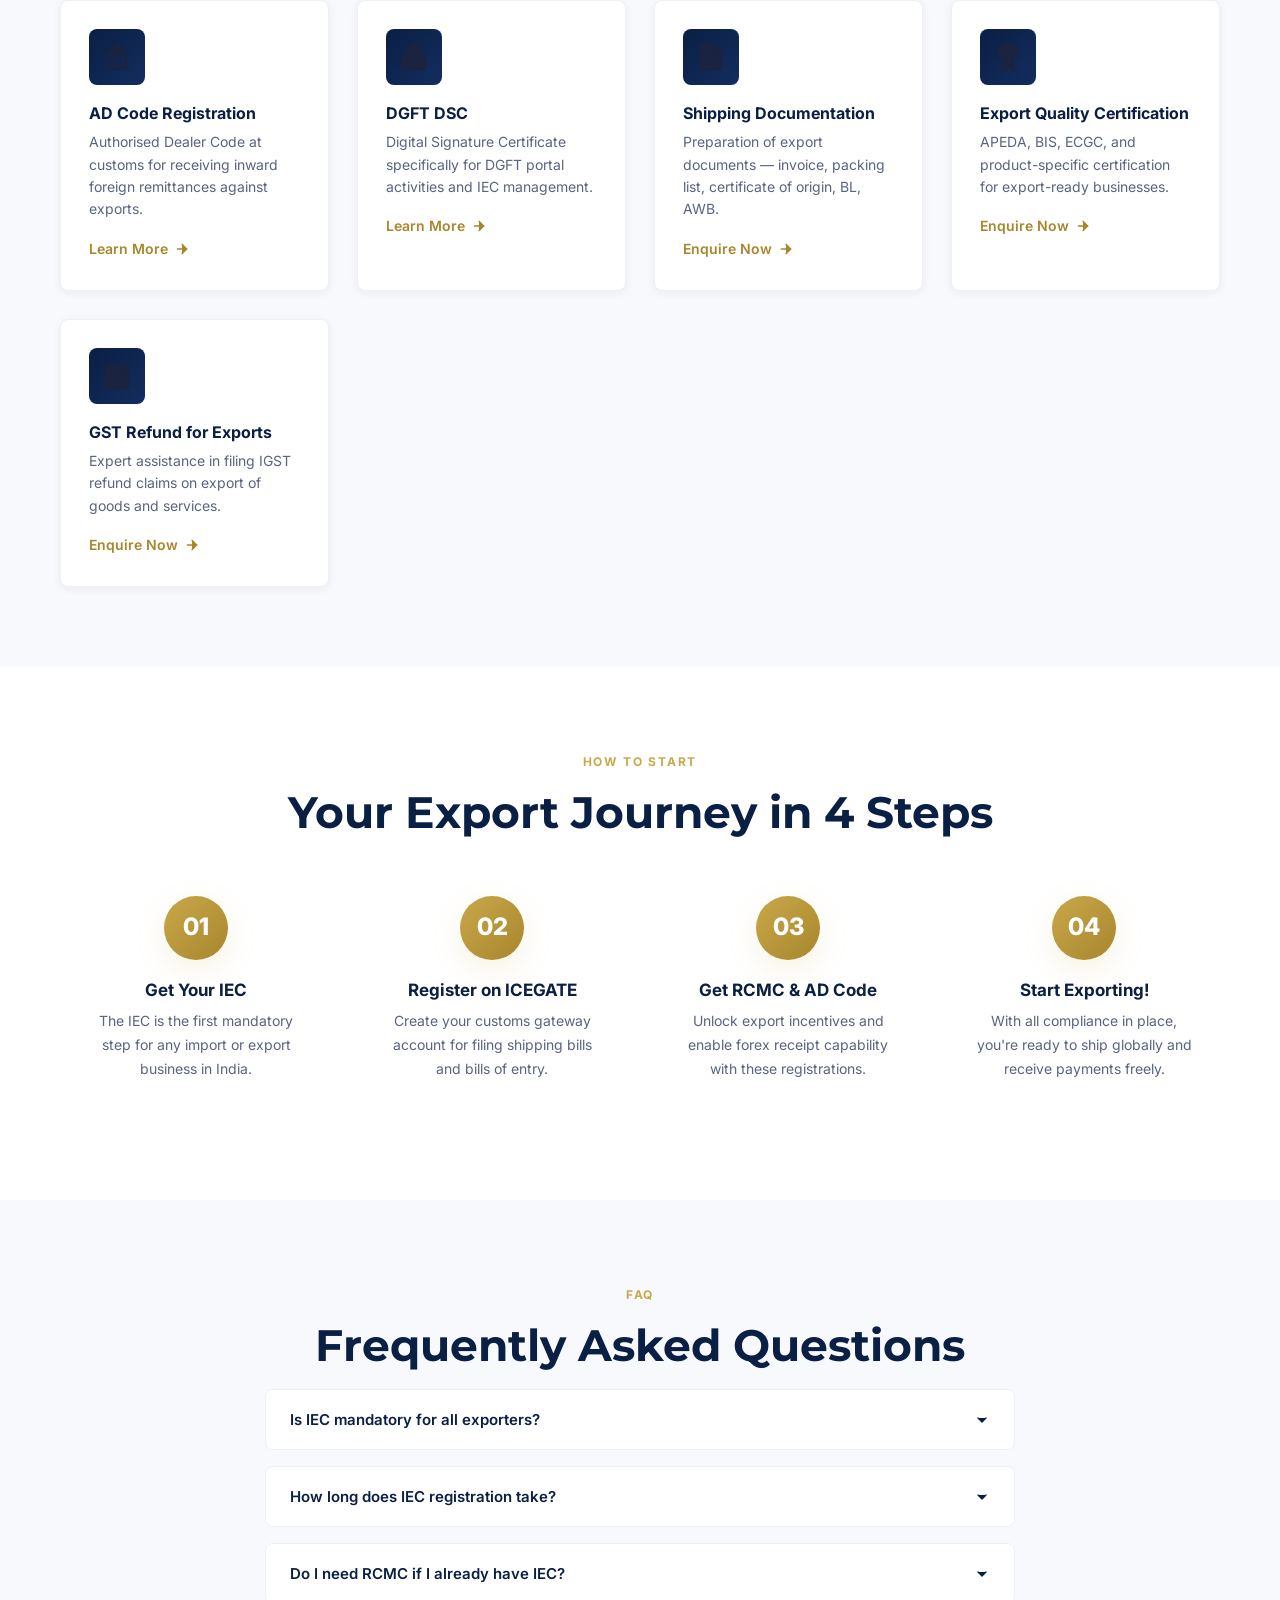
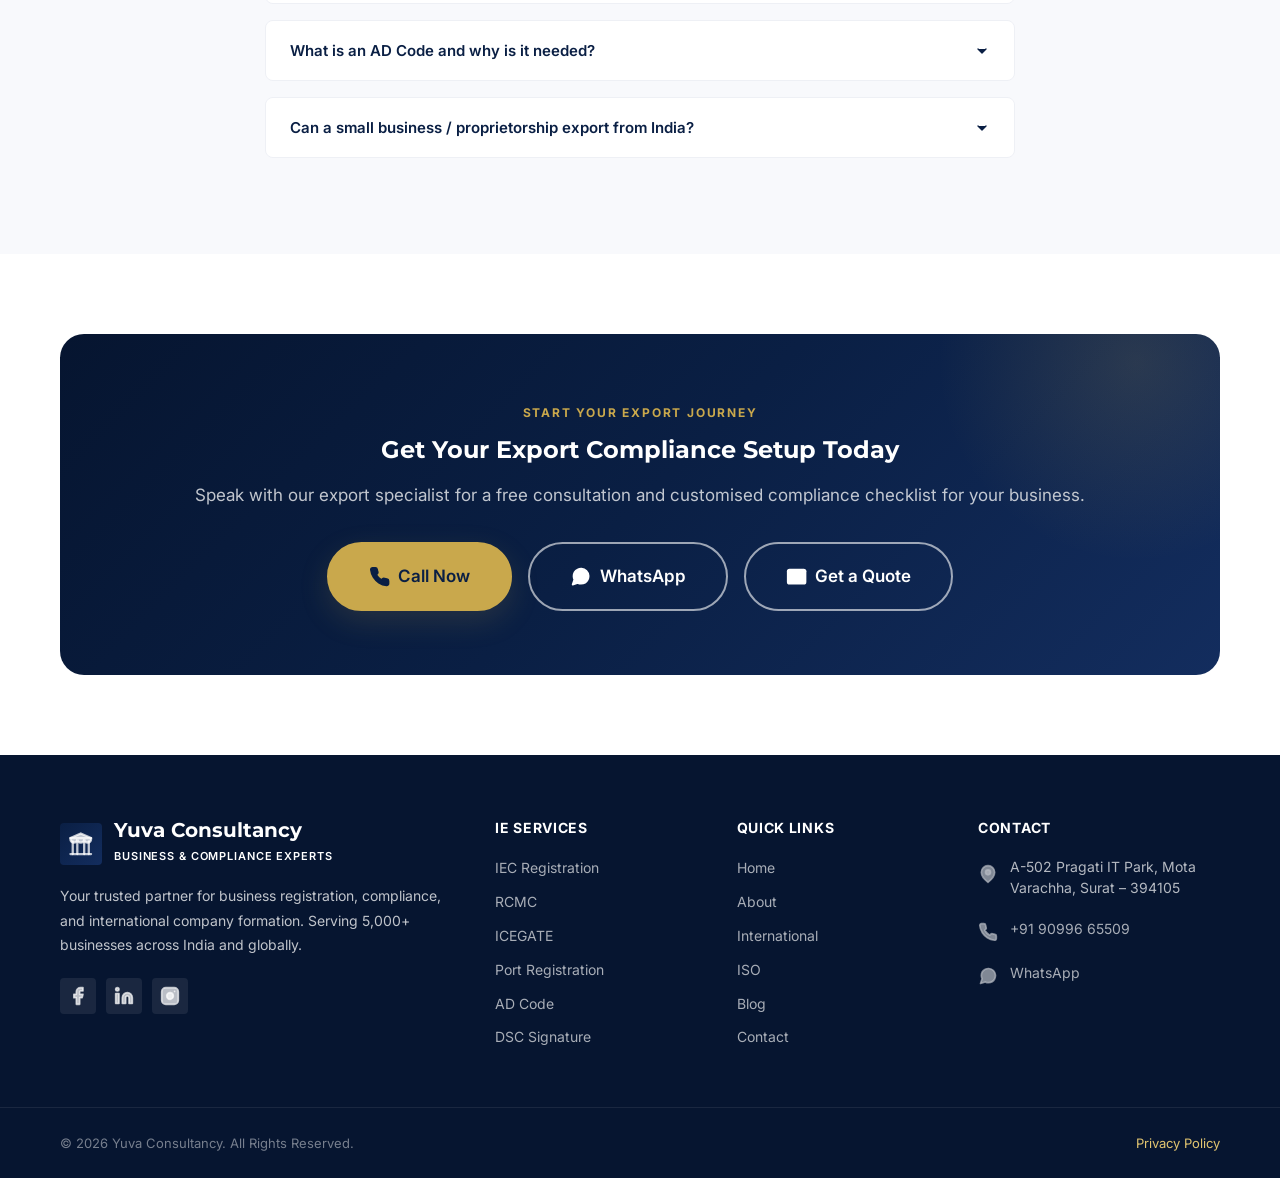
<file: import-export.html>
<!DOCTYPE html>
<html lang="en">

<head>
    <meta charset="UTF-8" />
    <meta name="viewport" content="width=device-width, initial-scale=1.0" />
    <title>Import Export Services | Yuva Consultancy — IEC, RCMC, ICEGATE, Port Registration</title>
    <meta name="description"
        content="Complete import-export compliance solutions — IEC registration, RCMC, ICEGATE, Port registration, AD Code, and documentation support from Yuva Consultancy, Surat." />
    <link rel="icon" href="assets/images/favicon.svg" />
    <link rel="stylesheet" href="assets/css/style.css" />
</head>

<body>

    <!-- HEADER -->
    <header id="header">
        <div class="container">
            <div class="header-inner">
                <a href="index.html" class="logo">
                    <div class="logo-icon"><svg class="svg-icon" viewBox="0 0 24 24" fill="none" stroke="currentColor" stroke-width="2" stroke-linecap="round" stroke-linejoin="round"><path d="M3 21h18"></path><path d="M3 7v1a3 3 0 0 0 6 0V7m0 1a3 3 0 0 0 6 0V7m0 1a3 3 0 0 0 6 0V7H3"></path><path d="M5 21V10"></path><path d="M9 21V10"></path><path d="M15 21V10"></path><path d="M19 21V10"></path><path d="m3 7 9-4 9 4"></path></svg></div>
                    <div class="logo-text"><strong>Yuva Consultancy</strong><span>Business &amp; Compliance Experts</span></div>
                </a>
                <nav class="nav">
                    <a href="index.html">Home</a><a href="about.html">About</a>
                    <div class="nav-item">
                        <a href="services.html">Services</a>
                        <div class="dropdown">
                            <a href="services.html#fssai"><span class="icon"><svg class="svg-icon" viewBox="0 0 24 24" fill="none" stroke="currentColor" stroke-width="2" stroke-linecap="round" stroke-linejoin="round"><path d="M3 2v7c0 1.1.9 2 2 2h4a2 2 0 0 0 2-2V2"></path><path d="M7 2v20"></path><path d="M21 15V2 v0a5 5 0 0 0-5 5v6c0 1.1.9 2 2 2h3Zm0 0v7"></path></svg></span>FSSAI Registration</a>
                            <a href="services.html#dsc"><span class="icon"><svg class="svg-icon" viewBox="0 0 24 24" fill="none" stroke="currentColor" stroke-width="2" stroke-linecap="round" stroke-linejoin="round"><rect x="3" y="11" width="18" height="11" rx="2" ry="2"></rect><path d="M7 11V7a5 5 0 0 1 10 0v4"></path></svg></span>DSC Signature</a>
                            <a href="services.html#iec"><span class="icon"><svg class="svg-icon" viewBox="0 0 24 24" fill="none" stroke="currentColor" stroke-width="2" stroke-linecap="round" stroke-linejoin="round"><circle cx="12" cy="12" r="10"></circle><line x1="2" y1="12" x2="22" y2="12"></line><path d="M12 2a15.3 15.3 0 0 1 4 10 15.3 15.3 0 0 1-4 10 15.3 15.3 0 0 1-4-10 15.3 15.3 0 0 1 4-10z"></path></svg></span>IEC Registration</a>
                        </div>
                    </div>
                    <a href="international.html">International</a><a href="import-export.html" class="active">Import &amp; Export</a>
                    <a href="iso.html">ISO</a><a href="blog.html">Blog</a><a href="contact.html">Contact</a>
                </nav>
                <div class="header-cta">
                    <a href="tel:+919099665509" class="call-btn"><span class="dot"></span> <svg class="svg-icon icon-sm" viewBox="0 0 24 24" fill="none" stroke="currentColor" stroke-width="2" stroke-linecap="round" stroke-linejoin="round"><path d="M22 16.92v3a2 2 0 0 1-2.18 2 19.79 19.79 0 0 1-8.63-3.07 19.5 19.5 0 0 1-6-6 19.79 19.79 0 0 1-3.07-8.67A2 2 0 0 1 4.11 2h3a2 2 0 0 1 2 1.72 12.84 12.84 0 0 0 .7 2.81 2 2 0 0 1-.45 2.11L8.09 9.91a16 16 0 0 0 6 6l1.27-1.27a2 2 0 0 1 2.11-.45 12.84 12.84 0 0 0 2.81.7A2 2 0 0 1 22 16.92z"></path></svg> +91 90996 65509</a>
                    <a href="contact.html" class="btn btn-primary btn-sm">Free Quote</a>
                    <button class="hamburger" id="hamburger"><span></span><span></span><span></span></button>
                </div>
            </div>
        </div>
    </header>
    <div class="mobile-nav" id="mobileNav">
        <a href="index.html"><svg class="svg-icon" viewBox="0 0 24 24" fill="none" stroke="currentColor" stroke-width="2" stroke-linecap="round" stroke-linejoin="round"><path d="m3 9 9-7 9 7v11a2 2 0 0 1-2 2H5a2 2 0 0 1-2-2z"></path><polyline points="9 22 9 12 15 12 15 22"></polyline></svg> Home</a><a href="about.html"><svg class="svg-icon" viewBox="0 0 24 24" fill="none" stroke="currentColor" stroke-width="2" stroke-linecap="round" stroke-linejoin="round"><path d="M16 21v-2a4 4 0 0 0-4-4H6a4 4 0 0 0-4 4v2"></path><circle cx="9" cy="7" r="4"></circle><path d="M22 21v-2a4 4 0 0 0-3-3.87"></path><path d="M16 3.13a4 4 0 0 1 0 7.75"></path></svg> About Us</a>
        <a href="services.html"><svg class="svg-icon" viewBox="0 0 24 24" fill="none" stroke="currentColor" stroke-width="2" stroke-linecap="round" stroke-linejoin="round"><path d="M16 4h2a2 2 0 0 1 2 2v14a2 2 0 0 1-2 2H6a2 2 0 0 1-2-2V6a2 2 0 0 1 2-2h2"></path><rect x="8" y="2" width="8" height="4" rx="1" ry="1"></rect></svg> Services</a><a href="international.html"><svg class="svg-icon" viewBox="0 0 24 24" fill="none" stroke="currentColor" stroke-width="2" stroke-linecap="round" stroke-linejoin="round"><circle cx="12" cy="12" r="10"></circle><line x1="2" y1="12" x2="22" y2="12"></line><path d="M12 2a15.3 15.3 0 0 1 4 10 15.3 15.3 0 0 1-4 10 15.3 15.3 0 0 1-4-10 15.3 15.3 0 0 1 4-10z"></path></svg> International</a>
        <a href="import-export.html"><svg class="svg-icon" viewBox="0 0 24 24" fill="none" stroke="currentColor" stroke-width="2" stroke-linecap="round" stroke-linejoin="round"><path d="M21 8a2 2 0 0 0-1-1.73l-7-4a2 2 0 0 0-2 0l-7 4A2 2 0 0 0 3 8v8a2 2 0 0 0 1 1.73l7 4a2 2 0 0 0 2 0l7-4A2 2 0 0 0 21 16Z"></path><path d="m3.3 7 8.7 5 8.7-5"></path><path d="M12 22V12"></path></svg> Import &amp; Export</a><a href="iso.html"><svg class="svg-icon" viewBox="0 0 24 24" fill="none" stroke="currentColor" stroke-width="2" stroke-linecap="round" stroke-linejoin="round"><circle cx="12" cy="8" r="7"></circle><polyline points="8.21 13.89 7 23 12 20 17 23 15.79 13.88"></polyline></svg> ISO</a>
    </div>

    <!-- HERO -->
    <section class="page-hero">
        <div class="container">
            <span class="section-label">Trade &amp; Commerce</span>
            <h1>Import Export Services</h1>
            <p>Everything you need to start importing and exporting — IEC, RCMC, ICEGATE, Port Registration, AD Code &amp; more.</p>
            <div class="breadcrumb"><a href="index.html">Home</a><span>/</span><span class="current">Import &amp; Export</span></div>
        </div>
    </section>

    <!-- WHY EXPORT -->
    <section class="section">
        <div class="container">
            <div class="text-center reveal">
                <span class="section-label">Grow Beyond Borders</span>
                <h2 class="section-title">Why Export from India?</h2>
                <p class="section-sub">India's robust manufacturing base and government export incentives make it one of the most lucrative opportunities for businesses today.</p>
            </div>
            <div class="grid-4 reveal">
                <div class="card text-center">
                    <div style="margin-bottom:1rem; color:var(--gold);"><svg class="svg-icon icon-lg" viewBox="0 0 24 24" fill="none" stroke="currentColor" stroke-width="2" stroke-linecap="round" stroke-linejoin="round"><line x1="12" y1="1" x2="12" y2="23"></line><path d="M17 5H9.5a3.5 3.5 0 0 0 0 7h5a3.5 3.5 0 0 1 0 7H6"></path></svg></div>
                    <h3>Export Incentives</h3>
                    <p>Access RoDTEP, MEIS, and Advance Authorisation schemes for significant duty savings.</p>
                </div>
                <div class="card text-center">
                    <div style="margin-bottom:1rem; color:var(--gold);"><svg class="svg-icon icon-lg" viewBox="0 0 24 24" fill="none" stroke="currentColor" stroke-width="2" stroke-linecap="round" stroke-linejoin="round"><circle cx="12" cy="12" r="10"></circle><line x1="2" y1="12" x2="22" y2="12"></line><path d="M12 2a15.3 15.3 0 0 1 4 10 15.3 15.3 0 0 1-4 10 15.3 15.3 0 0 1-4-10 15.3 15.3 0 0 1 4-10z"></path></svg></div>
                    <h3>Global Markets</h3>
                    <p>Reach 190+ countries and diversify revenue beyond the domestic market.</p>
                </div>
                <div class="card text-center">
                    <div style="margin-bottom:1rem; color:var(--gold);"><svg class="svg-icon icon-lg" viewBox="0 0 24 24" fill="none" stroke="currentColor" stroke-width="2" stroke-linecap="round" stroke-linejoin="round"><rect x="2" y="7" width="20" height="14" rx="2" ry="2"></rect><path d="M16 21V5a2 2 0 0 0-2-2h-4a2 2 0 0 0-2 2v16"></path></svg></div>
                    <h3>Foreign Exchange</h3>
                    <p>Earn in USD, EUR, GBP and benefit from currency appreciation.</p>
                </div>
                <div class="card text-center">
                    <div style="margin-bottom:1rem; color:var(--gold);"><svg class="svg-icon icon-lg" viewBox="0 0 24 24" fill="none" stroke="currentColor" stroke-width="2" stroke-linecap="round" stroke-linejoin="round"><polyline points="23 6 13.5 15.5 8.5 10.5 1 18"></polyline><polyline points="17 6 23 6 23 12"></polyline></svg></div>
                    <h3>Business Growth</h3>
                    <p>Scale your production, improve margins, and build a global brand identity.</p>
                </div>
            </div>
        </div>
    </section>

    <!-- SERVICES OVERVIEW -->
    <section class="section section-bg">
        <div class="container">
            <div class="text-center reveal">
                <span class="section-label">Our IE Services</span>
                <h2 class="section-title">Complete Import-Export Compliance Stack</h2>
                <p class="section-sub">From your first IEC to ongoing compliance, we manage every step of your trade journey.</p>
            </div>
            <div class="grid-auto">
                <div class="card reveal">
                    <div class="service-icon"><svg class="svg-icon" viewBox="0 0 24 24" fill="none" stroke="currentColor" stroke-width="2" stroke-linecap="round" stroke-linejoin="round"><circle cx="12" cy="12" r="10"></circle><line x1="2" y1="12" x2="22" y2="12"></line><path d="M12 2a15.3 15.3 0 0 1 4 10 15.3 15.3 0 0 1-4 10 15.3 15.3 0 0 1-4-10 15.3 15.3 0 0 1 4-10z"></path></svg></div>
                    <h3>IEC Registration</h3>
                    <p>Import Export Code from DGFT — mandatory for all importers and exporters. Lifetime validity.</p>
                    <a href="services.html#iec" class="card-link">Learn More <svg class="svg-icon icon-sm" viewBox="0 0 24 24" fill="none" stroke="currentColor" stroke-width="2" stroke-linecap="round" stroke-linejoin="round"><line x1="5" y1="12" x2="19" y2="12"></line><polyline points="12 5 19 12 12 19"></polyline></svg></a>
                </div>
                <div class="card reveal">
                    <div class="service-icon"><svg class="svg-icon" viewBox="0 0 24 24" fill="none" stroke="currentColor" stroke-width="2" stroke-linecap="round" stroke-linejoin="round"><path d="M16 4h2a2 2 0 0 1 2 2v14a2 2 0 0 1-2 2H6a2 2 0 0 1-2-2V6a2 2 0 0 1 2-2h2"></path><rect x="8" y="2" width="8" height="4" rx="1" ry="1"></rect></svg></div>
                    <h3>RCMC Registration</h3>
                    <p>Registration Cum Membership Certificate for availing export promotion benefits and duty concessions.</p>
                    <a href="services.html#rcmc" class="card-link">Learn More <svg class="svg-icon icon-sm" viewBox="0 0 24 24" fill="none" stroke="currentColor" stroke-width="2" stroke-linecap="round" stroke-linejoin="round"><line x1="5" y1="12" x2="19" y2="12"></line><polyline points="12 5 19 12 12 19"></polyline></svg></a>
                </div>
                <div class="card reveal">
                    <div class="service-icon"><svg class="svg-icon" viewBox="0 0 24 24" fill="none" stroke="currentColor" stroke-width="2" stroke-linecap="round" stroke-linejoin="round"><rect x="2" y="3" width="20" height="14" rx="2" ry="2"></rect><line x1="2" y1="10" x2="22" y2="10"></line><path d="M10 17l2 2 4-4"></path></svg></div>
                    <h3>ICEGATE Registration</h3>
                    <p>Register on Indian Customs EDI Gateway for seamless electronic shipping bill filing.</p>
                    <a href="services.html#icegate" class="card-link">Learn More <svg class="svg-icon icon-sm" viewBox="0 0 24 24" fill="none" stroke="currentColor" stroke-width="2" stroke-linecap="round" stroke-linejoin="round"><line x1="5" y1="12" x2="19" y2="12"></line><polyline points="12 5 19 12 12 19"></polyline></svg></a>
                </div>
                <div class="card reveal">
                    <div class="service-icon"><svg class="svg-icon" viewBox="0 0 24 24" fill="none" stroke="currentColor" stroke-width="2" stroke-linecap="round" stroke-linejoin="round"><path d="M22 10v6M2 10l10-5 10 5-10 5z"></path><path d="M6 12v5c0 2 2.2 3 6 3s6-1 6-3v-5"></path></svg></div>
                    <h3>Port Registration</h3>
                    <p>Port user registration at JNPT, Mundra, Pipavav, Kandla and all major Indian seaports.</p>
                    <a href="services.html#port" class="card-link">Learn More <svg class="svg-icon icon-sm" viewBox="0 0 24 24" fill="none" stroke="currentColor" stroke-width="2" stroke-linecap="round" stroke-linejoin="round"><line x1="5" y1="12" x2="19" y2="12"></line><polyline points="12 5 19 12 12 19"></polyline></svg></a>
                </div>
                <div class="card reveal">
                    <div class="service-icon"><svg class="svg-icon" viewBox="0 0 24 24" fill="none" stroke="currentColor" stroke-width="2" stroke-linecap="round" stroke-linejoin="round"><path d="M3 21h18"></path><path d="M3 10h18"></path><path d="M5 21V10"></path><path d="M9 21V10"></path><path d="M15 21V10"></path><path d="M19 21V10"></path><path d="m3 10 9-7 9 7"></path></svg></div>
                    <h3>AD Code Registration</h3>
                    <p>Authorised Dealer Code at customs for receiving inward foreign remittances against exports.</p>
                    <a href="services.html#adcode" class="card-link">Learn More <svg class="svg-icon icon-sm" viewBox="0 0 24 24" fill="none" stroke="currentColor" stroke-width="2" stroke-linecap="round" stroke-linejoin="round"><line x1="5" y1="12" x2="19" y2="12"></line><polyline points="12 5 19 12 12 19"></polyline></svg></a>
                </div>
                <div class="card reveal">
                    <div class="service-icon"><svg class="svg-icon" viewBox="0 0 24 24" fill="none" stroke="currentColor" stroke-width="2" stroke-linecap="round" stroke-linejoin="round"><rect x="3" y="11" width="18" height="11" rx="2" ry="2"></rect><path d="M7 11V7a5 5 0 0 1 10 0v4"></path></svg></div>
                    <h3>DGFT DSC</h3>
                    <p>Digital Signature Certificate specifically for DGFT portal activities and IEC management.</p>
                    <a href="services.html#dsc" class="card-link">Learn More <svg class="svg-icon icon-sm" viewBox="0 0 24 24" fill="none" stroke="currentColor" stroke-width="2" stroke-linecap="round" stroke-linejoin="round"><line x1="5" y1="12" x2="19" y2="12"></line><polyline points="12 5 19 12 12 19"></polyline></svg></a>
                </div>
                <div class="card reveal">
                    <div class="service-icon"><svg class="svg-icon" viewBox="0 0 24 24" fill="none" stroke="currentColor" stroke-width="2" stroke-linecap="round" stroke-linejoin="round"><path d="M14 2H6a2 2 0 0 0-2 2v16a2 2 0 0 0 2 2h12a2 2 0 0 0 2-2V8z"></path><polyline points="14 2 14 8 20 8"></polyline><line x1="16" y1="13" x2="8" y2="13"></line><line x1="16" y1="17" x2="8" y2="17"></line><polyline points="10 9 9 9 8 9"></polyline></svg></div>
                    <h3>Shipping Documentation</h3>
                    <p>Preparation of export documents — invoice, packing list, certificate of origin, BL, AWB.</p>
                    <a href="contact.html" class="card-link">Enquire Now <svg class="svg-icon icon-sm" viewBox="0 0 24 24" fill="none" stroke="currentColor" stroke-width="2" stroke-linecap="round" stroke-linejoin="round"><line x1="5" y1="12" x2="19" y2="12"></line><polyline points="12 5 19 12 12 19"></polyline></svg></a>
                </div>
                <div class="card reveal">
                    <div class="service-icon"><svg class="svg-icon" viewBox="0 0 24 24" fill="none" stroke="currentColor" stroke-width="2" stroke-linecap="round" stroke-linejoin="round"><circle cx="12" cy="8" r="7"></circle><polyline points="8.21 13.89 7 23 12 20 17 23 15.79 13.88"></polyline></svg></div>
                    <h3>Export Quality Certification</h3>
                    <p>APEDA, BIS, ECGC, and product-specific certification for export-ready businesses.</p>
                    <a href="contact.html" class="card-link">Enquire Now <svg class="svg-icon icon-sm" viewBox="0 0 24 24" fill="none" stroke="currentColor" stroke-width="2" stroke-linecap="round" stroke-linejoin="round"><line x1="5" y1="12" x2="19" y2="12"></line><polyline points="12 5 19 12 12 19"></polyline></svg></a>
                </div>
                <div class="card reveal">
                    <div class="service-icon"><svg class="svg-icon" viewBox="0 0 24 24" fill="none" stroke="currentColor" stroke-width="2" stroke-linecap="round" stroke-linejoin="round"><rect x="3" y="4" width="18" height="18" rx="2" ry="2"></rect><line x1="16" y1="2" x2="16" y2="6"></line><line x1="8" y1="2" x2="8" y2="6"></line><line x1="3" y1="10" x2="21" y2="10"></line></svg></div>
                    <h3>GST Refund for Exports</h3>
                    <p>Expert assistance in filing IGST refund claims on export of goods and services.</p>
                    <a href="contact.html" class="card-link">Enquire Now <svg class="svg-icon icon-sm" viewBox="0 0 24 24" fill="none" stroke="currentColor" stroke-width="2" stroke-linecap="round" stroke-linejoin="round"><line x1="5" y1="12" x2="19" y2="12"></line><polyline points="12 5 19 12 12 19"></polyline></svg></a>
                </div>
            </div>
        </div>
    </section>

    <!-- PROCESS -->
    <section class="section">
        <div class="container">
            <div class="text-center reveal">
                <span class="section-label">How To Start</span>
                <h2 class="section-title">Your Export Journey in 4 Steps</h2>
            </div>
            <div class="grid-4">
                <div class="step-card reveal">
                    <div class="step-number">01</div>
                    <h3>Get Your IEC</h3>
                    <p>The IEC is the first mandatory step for any import or export business in India.</p>
                </div>
                <div class="step-card reveal">
                    <div class="step-number">02</div>
                    <h3>Register on ICEGATE</h3>
                    <p>Create your customs gateway account for filing shipping bills and bills of entry.</p>
                </div>
                <div class="step-card reveal">
                    <div class="step-number">03</div>
                    <h3>Get RCMC &amp; AD Code</h3>
                    <p>Unlock export incentives and enable forex receipt capability with these registrations.</p>
                </div>
                <div class="step-card reveal">
                    <div class="step-number">04</div>
                    <h3>Start Exporting!</h3>
                    <p>With all compliance in place, you're ready to ship globally and receive payments freely.</p>
                </div>
            </div>
        </div>
    </section>

    <!-- FAQ -->
    <section class="section section-bg">
        <div class="container">
            <div class="text-center reveal">
                <span class="section-label">FAQ</span>
                <h2 class="section-title">Frequently Asked Questions</h2>
            </div>
            <div style="max-width:750px;margin:0 auto;" class="reveal">
                <div class="faq-item">
                    <button class="faq-q">Is IEC mandatory for all exporters? <span class="arrow"><svg class="svg-icon icon-sm" viewBox="0 0 24 24" fill="none" stroke="currentColor" stroke-width="2" stroke-linecap="round" stroke-linejoin="round"><polyline points="6 9 12 15 18 9"></polyline></svg></span></button>
                    <div class="faq-a">Yes, IEC (Import Export Code) is mandatory for any individual or entity that wishes to import or export goods and services from India. It is issued by DGFT and has lifetime validity with no renewal requirement.</div>
                </div>
                <div class="faq-item">
                    <button class="faq-q">How long does IEC registration take? <span class="arrow"><svg class="svg-icon icon-sm" viewBox="0 0 24 24" fill="none" stroke="currentColor" stroke-width="2" stroke-linecap="round" stroke-linejoin="round"><polyline points="6 9 12 15 18 9"></polyline></svg></span></button>
                    <div class="faq-a">With Yuva Consultancy, IEC registration typically takes 1-2 working days after submission of all required documents. The process is done entirely online through the DGFT portal.</div>
                </div>
                <div class="faq-item">
                    <button class="faq-q">Do I need RCMC if I already have IEC? <span class="arrow"><svg class="svg-icon icon-sm" viewBox="0 0 24 24" fill="none" stroke="currentColor" stroke-width="2" stroke-linecap="round" stroke-linejoin="round"><polyline points="6 9 12 15 18 9"></polyline></svg></span></button>
                    <div class="faq-a">IEC and RCMC are separate documents. While IEC enables basic import/export, RCMC is required to avail export incentives, duty exemptions, and government export promotion schemes. It is issued by Export Promotion Councils.</div>
                </div>
                <div class="faq-item">
                    <button class="faq-q">What is an AD Code and why is it needed? <span class="arrow"><svg class="svg-icon icon-sm" viewBox="0 0 24 24" fill="none" stroke="currentColor" stroke-width="2" stroke-linecap="round" stroke-linejoin="round"><polyline points="6 9 12 15 18 9"></polyline></svg></span></button>
                    <div class="faq-a">AD Code (Authorised Dealer Code) is a 14-digit code issued by your bank and registered at the customs port. Without AD Code registration at port, exporters cannot receive foreign inward remittance against their export shipments.</div>
                </div>
                <div class="faq-item">
                    <button class="faq-q">Can a small business / proprietorship export from India? <span class="arrow"><svg class="svg-icon icon-sm" viewBox="0 0 24 24" fill="none" stroke="currentColor" stroke-width="2" stroke-linecap="round" stroke-linejoin="round"><polyline points="6 9 12 15 18 9"></polyline></svg></span></button>
                    <div class="faq-a">Absolutely! Any individual, proprietorship, partnership, LLP, or private limited company can export from India. You just need a valid IEC, GSTIN, and a bank account. We help businesses of all sizes set up for export.</div>
                </div>
            </div>
        </div>
    </section>

    <!-- CTA -->
    <section class="section">
        <div class="container">
            <div class="cta-banner reveal">
                <span class="section-label">Start Your Export Journey</span>
                <h2>Get Your Export Compliance Setup Today</h2>
                <p>Speak with our export specialist for a free consultation and customised compliance checklist for your business.</p>
                <div class="btn-group">
                    <a href="tel:+919099665509" class="btn btn-primary btn-lg"><svg class="svg-icon" viewBox="0 0 24 24" fill="none" stroke="currentColor" stroke-width="2" stroke-linecap="round" stroke-linejoin="round"><path d="M22 16.92v3a2 2 0 0 1-2.18 2 19.79 19.79 0 0 1-8.63-3.07 19.5 19.5 0 0 1-6-6 19.79 19.79 0 0 1-3.07-8.67A2 2 0 0 1 4.11 2h3a2 2 0 0 1 2 1.72 12.84 12.84 0 0 0 .7 2.81 2 2 0 0 1-.45 2.11L8.09 9.91a16 16 0 0 0 6 6l1.27-1.27a2 2 0 0 1 2.11-.45 12.84 12.84 0 0 0 2.81.7A2 2 0 0 1 22 16.92z"></path></svg> Call Now</a>
                    <a href="https://wa.me/919099665509" target="_blank" class="btn btn-outline btn-lg"><svg class="svg-icon" viewBox="0 0 24 24" fill="none" stroke="currentColor" stroke-width="2" stroke-linecap="round" stroke-linejoin="round"><path d="M21 11.5a8.38 8.38 0 0 1-.9 3.8 8.5 8.5 0 0 1-7.6 4.7 8.38 8.38 0 0 1-3.8-.9L3 21l1.9-5.7a8.38 8.38 0 0 1-.9-3.8 8.5 8.5 0 0 1 4.7-7.6 8.38 8.38 0 0 1 3.8-.9h.5a8.48 8.48 0 0 1 8 8v.5z"></path></svg> WhatsApp</a>
                    <a href="contact.html" class="btn btn-outline btn-lg"><svg class="svg-icon" viewBox="0 0 24 24" fill="none" stroke="currentColor" stroke-width="2" stroke-linecap="round" stroke-linejoin="round"><path d="M4 4h16c1.1 0 2 .9 2 2v12c0 1.1-.9 2-2 2H4c-1.1 0-2-.9-2-2V6c0-1.1.9-2 2-2z"></path><polyline points="22,6 12,13 2,6"></polyline></svg> Get a Quote</a>
                </div>
            </div>
        </div>
    </section>

    <!-- FOOTER -->
    <footer id="footer">
        <div class="footer-top">
            <div class="container">
                <div class="footer-grid">
                    <div class="footer-brand">
                        <a href="index.html" class="logo">
                            <div class="logo-icon"><svg class="svg-icon" viewBox="0 0 24 24" fill="none" stroke="currentColor" stroke-width="2" stroke-linecap="round" stroke-linejoin="round"><path d="M3 21h18"></path><path d="M3 7v1a3 3 0 0 0 6 0V7m0 1a3 3 0 0 0 6 0V7m0 1a3 3 0 0 0 6 0V7H3"></path><path d="M5 21V10"></path><path d="M9 21V10"></path><path d="M15 21V10"></path><path d="M19 21V10"></path><path d="m3 7 9-4 9 4"></path></svg></div>
                            <div class="logo-text"><strong>Yuva Consultancy</strong><span>Business &amp; Compliance Experts</span></div>
                        </a>
                        <p class="footer-about">Your trusted partner for business registration, compliance, and international company formation. Serving 5,000+ businesses across India and globally.</p>
                        <div class="footer-social">
                            <div class="social-btn"><svg class="svg-icon" viewBox="0 0 24 24" fill="none" stroke="currentColor" stroke-width="2" stroke-linecap="round" stroke-linejoin="round"><path d="M18 2h-3a5 5 0 0 0-5 5v3H7v4h3v8h4v-8h3l1-4h-4V7a1 1 0 0 1 1-1h3z"></path></svg></div>
                            <div class="social-btn"><svg class="svg-icon" viewBox="0 0 24 24" fill="none" stroke="currentColor" stroke-width="2" stroke-linecap="round" stroke-linejoin="round"><path d="M16 8a6 6 0 0 1 6 6v7h-4v-7a2 2 0 0 0-2-2 2 2 0 0 0-2 2v7h-4v-7a6 6 0 0 1 6-6z"></path><rect x="2" y="9" width="4" height="12"></rect><circle cx="4" cy="4" r="2"></circle></svg></div>
                            <div class="social-btn"><svg class="svg-icon" viewBox="0 0 24 24" fill="none" stroke="currentColor" stroke-width="2" stroke-linecap="round" stroke-linejoin="round"><rect x="2" y="2" width="20" height="20" rx="5" ry="5"></rect><path d="M16 11.37A4 4 0 1 1 12.63 8 4 4 0 0 1 16 11.37z"></path><line x1="17.5" y1="6.5" x2="17.51" y2="6.5"></line></svg></div>
                        </div>
                    </div>
                    <div class="footer-col">
                        <h4>IE Services</h4>
                        <ul>
                            <li><a href="services.html#iec">IEC Registration</a></li>
                            <li><a href="services.html#rcmc">RCMC</a></li>
                            <li><a href="services.html#icegate">ICEGATE</a></li>
                            <li><a href="services.html#port">Port Registration</a></li>
                            <li><a href="services.html#adcode">AD Code</a></li>
                            <li><a href="services.html#dsc">DSC Signature</a></li>
                        </ul>
                    </div>
                    <div class="footer-col">
                        <h4>Quick Links</h4>
                        <ul>
                            <li><a href="index.html">Home</a></li>
                            <li><a href="about.html">About</a></li>
                            <li><a href="international.html">International</a></li>
                            <li><a href="iso.html">ISO</a></li>
                            <li><a href="blog.html">Blog</a></li>
                            <li><a href="contact.html">Contact</a></li>
                        </ul>
                    </div>
                    <div class="footer-col footer-contact">
                        <h4>Contact</h4>
                        <ul>
                            <li><span class="icon"><svg class="svg-icon" viewBox="0 0 24 24" fill="none" stroke="currentColor" stroke-width="2" stroke-linecap="round" stroke-linejoin="round"><path d="M20 10c0 6-8 12-8 12s-8-6-8-12a8 8 0 0 1 16 0Z"></path><circle cx="12" cy="10" r="3"></circle></svg></span><span>A-502 Pragati IT Park, Mota Varachha, Surat – 394105</span></li>
                            <li><span class="icon"><svg class="svg-icon" viewBox="0 0 24 24" fill="none" stroke="currentColor" stroke-width="2" stroke-linecap="round" stroke-linejoin="round"><path d="M22 16.92v3a2 2 0 0 1-2.18 2 19.79 19.79 0 0 1-8.63-3.07 19.5 19.5 0 0 1-6-6 19.79 19.79 0 0 1-3.07-8.67A2 2 0 0 1 4.11 2h3a2 2 0 0 1 2 1.72 12.84 12.84 0 0 0 .7 2.81 2 2 0 0 1-.45 2.11L8.09 9.91a16 16 0 0 0 6 6l1.27-1.27a2 2 0 0 1 2.11-.45 12.84 12.84 0 0 0 2.81.7A2 2 0 0 1 22 16.92z"></path></svg></span><a href="tel:+919099665509">+91 90996 65509</a></li>
                            <li><span class="icon"><svg class="svg-icon" viewBox="0 0 24 24" fill="none" stroke="currentColor" stroke-width="2" stroke-linecap="round" stroke-linejoin="round"><path d="M21 11.5a8.38 8.38 0 0 1-.9 3.8 8.5 8.5 0 0 1-7.6 4.7 8.38 8.38 0 0 1-3.8-.9L3 21l1.9-5.7a8.38 8.38 0 0 1-.9-3.8 8.5 8.5 0 0 1 4.7-7.6 8.38 8.38 0 0 1 3.8-.9h.5a8.48 8.48 0 0 1 8 8v.5z"></path></svg></span><a href="https://wa.me/919099665509">WhatsApp</a></li>
                        </ul>
                    </div>
                </div>
            </div>
        </div>
        <div class="footer-bottom">
            <div class="container" style="display:flex;justify-content:space-between;flex-wrap:wrap;gap:1rem;"><span>© 2026 Yuva Consultancy. All Rights Reserved.</span><span><a href="contact.html">Privacy Policy</a></span></div>
        </div>
    </footer>
    <div class="whatsapp-float"><span class="whatsapp-tooltip">Export help? <svg class="svg-icon icon-sm" viewBox="0 0 24 24" fill="none" stroke="currentColor" stroke-width="2" stroke-linecap="round" stroke-linejoin="round"><path d="M21 11.5a8.38 8.38 0 0 1-.9 3.8 8.5 8.5 0 0 1-7.6 4.7 8.38 8.38 0 0 1-3.8-.9L3 21l1.9-5.7a8.38 8.38 0 0 1-.9-3.8 8.5 8.5 0 0 1 4.7-7.6 8.38 8.38 0 0 1 3.8-.9h.5a8.48 8.48 0 0 1 8 8v.5z"></path></svg></span><a href="https://wa.me/919099665509"
            target="_blank"><svg class="svg-icon" viewBox="0 0 24 24" fill="none" stroke="currentColor" stroke-width="2" stroke-linecap="round" stroke-linejoin="round"><path d="M21 11.5a8.38 8.38 0 0 1-.9 3.8 8.5 8.5 0 0 1-7.6 4.7 8.38 8.38 0 0 1-3.8-.9L3 21l1.9-5.7a8.38 8.38 0 0 1-.9-3.8 8.5 8.5 0 0 1 4.7-7.6 8.38 8.38 0 0 1 3.8-.9h.5a8.48 8.48 0 0 1 8 8v.5z"></path></svg></a></div>
    <script src="assets/js/main.js"></script>
</body>

</html>
</file>
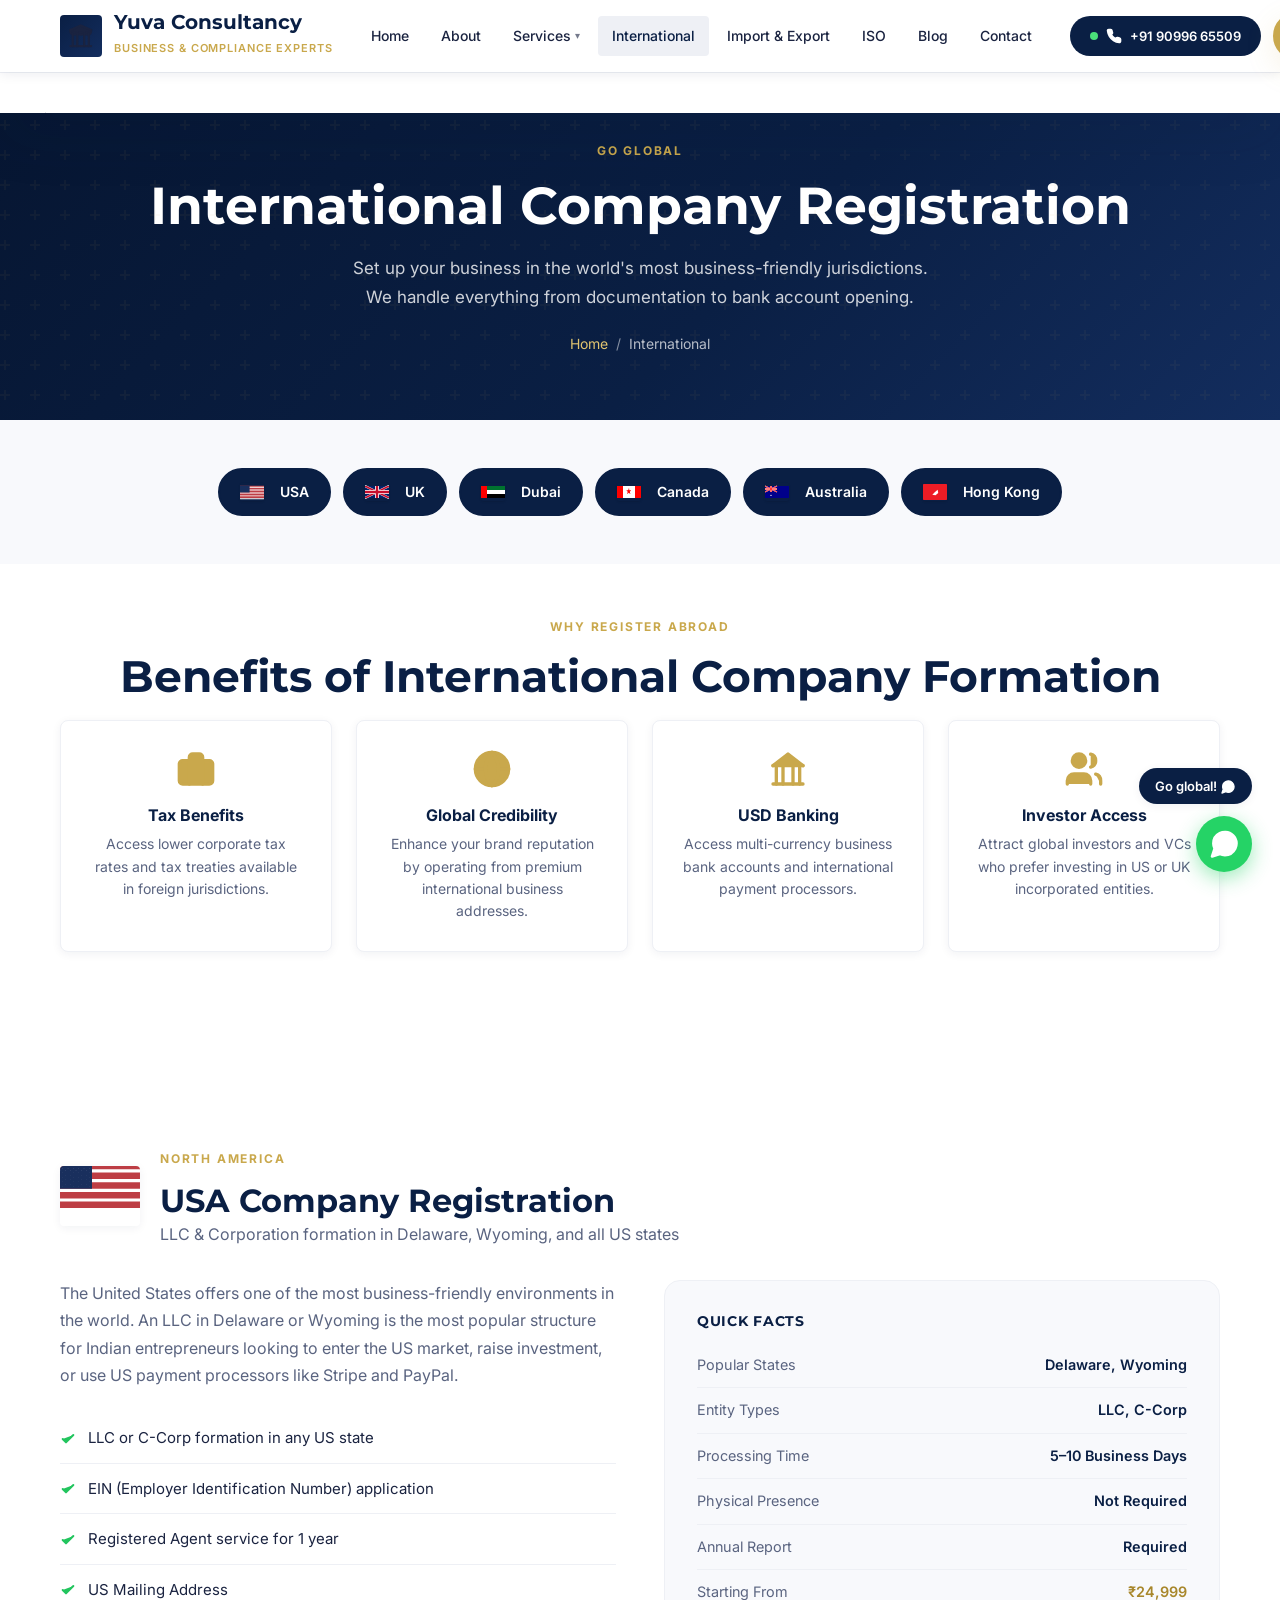
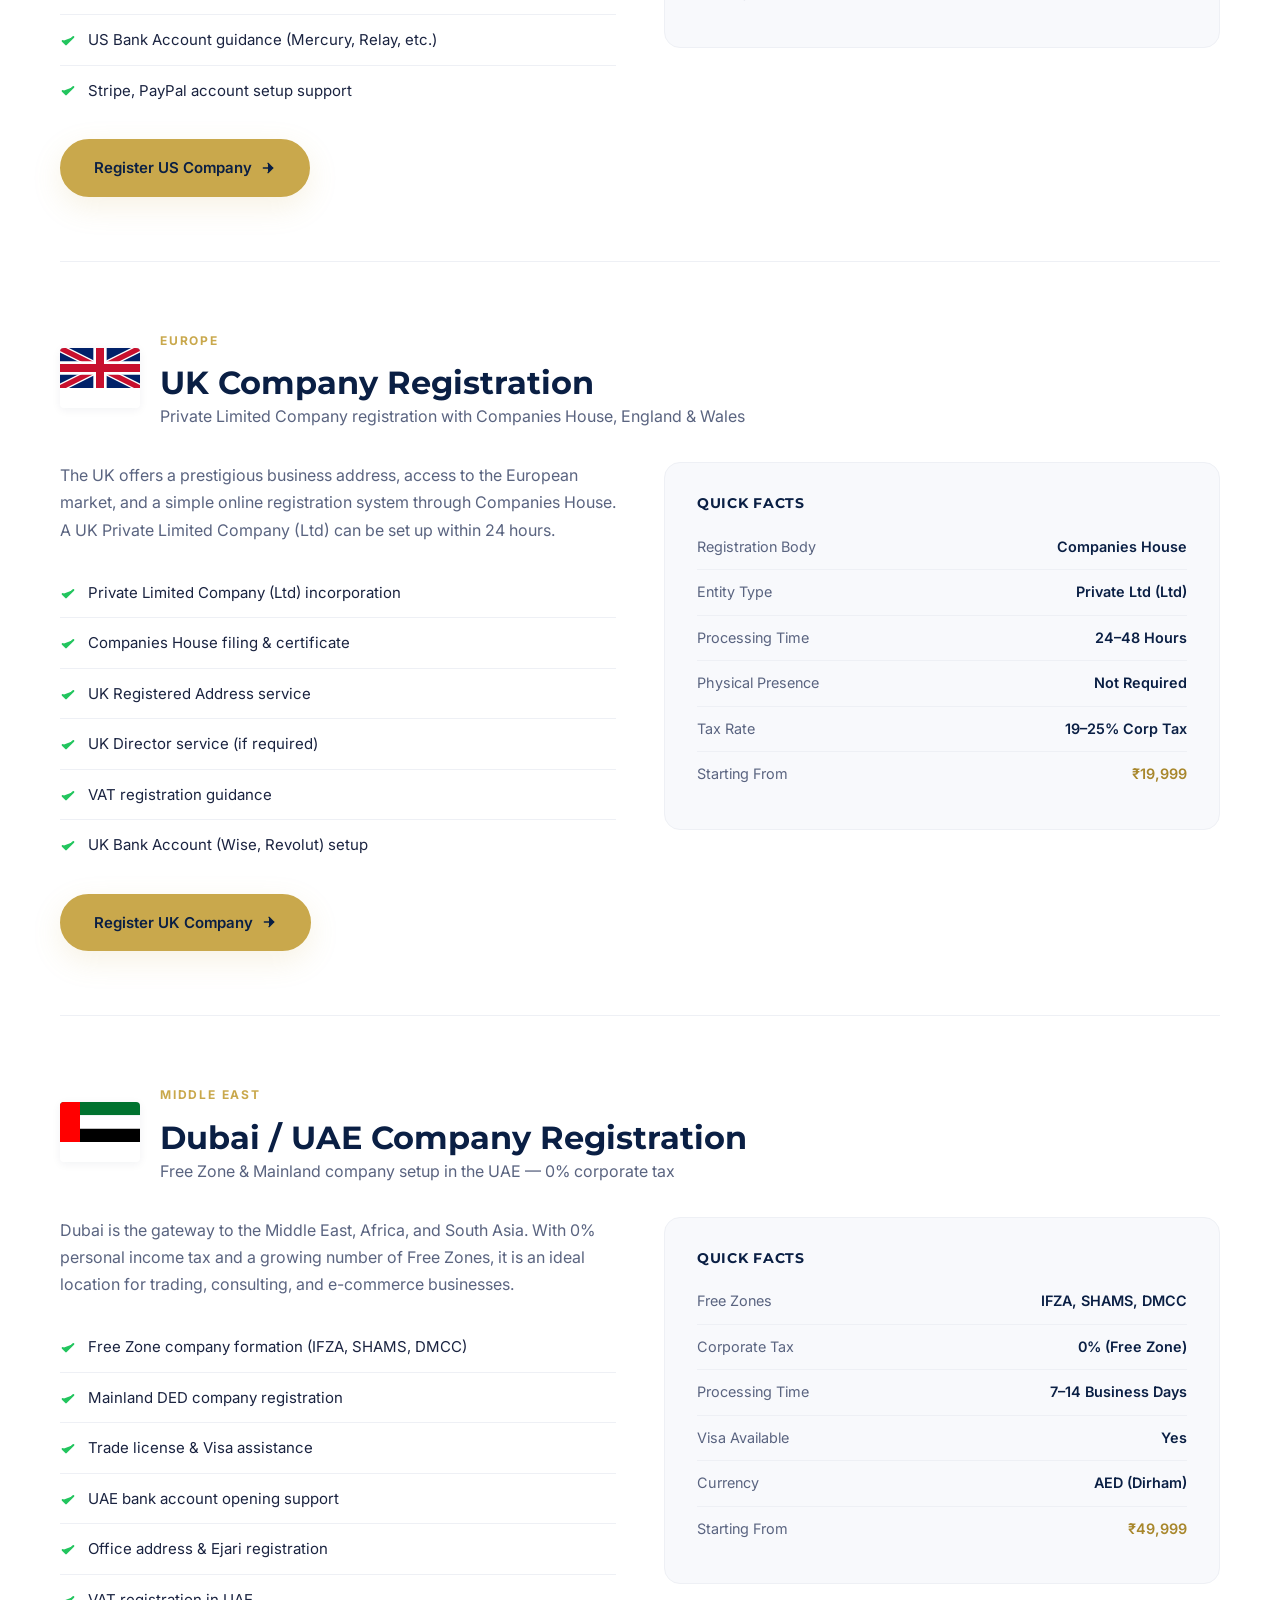
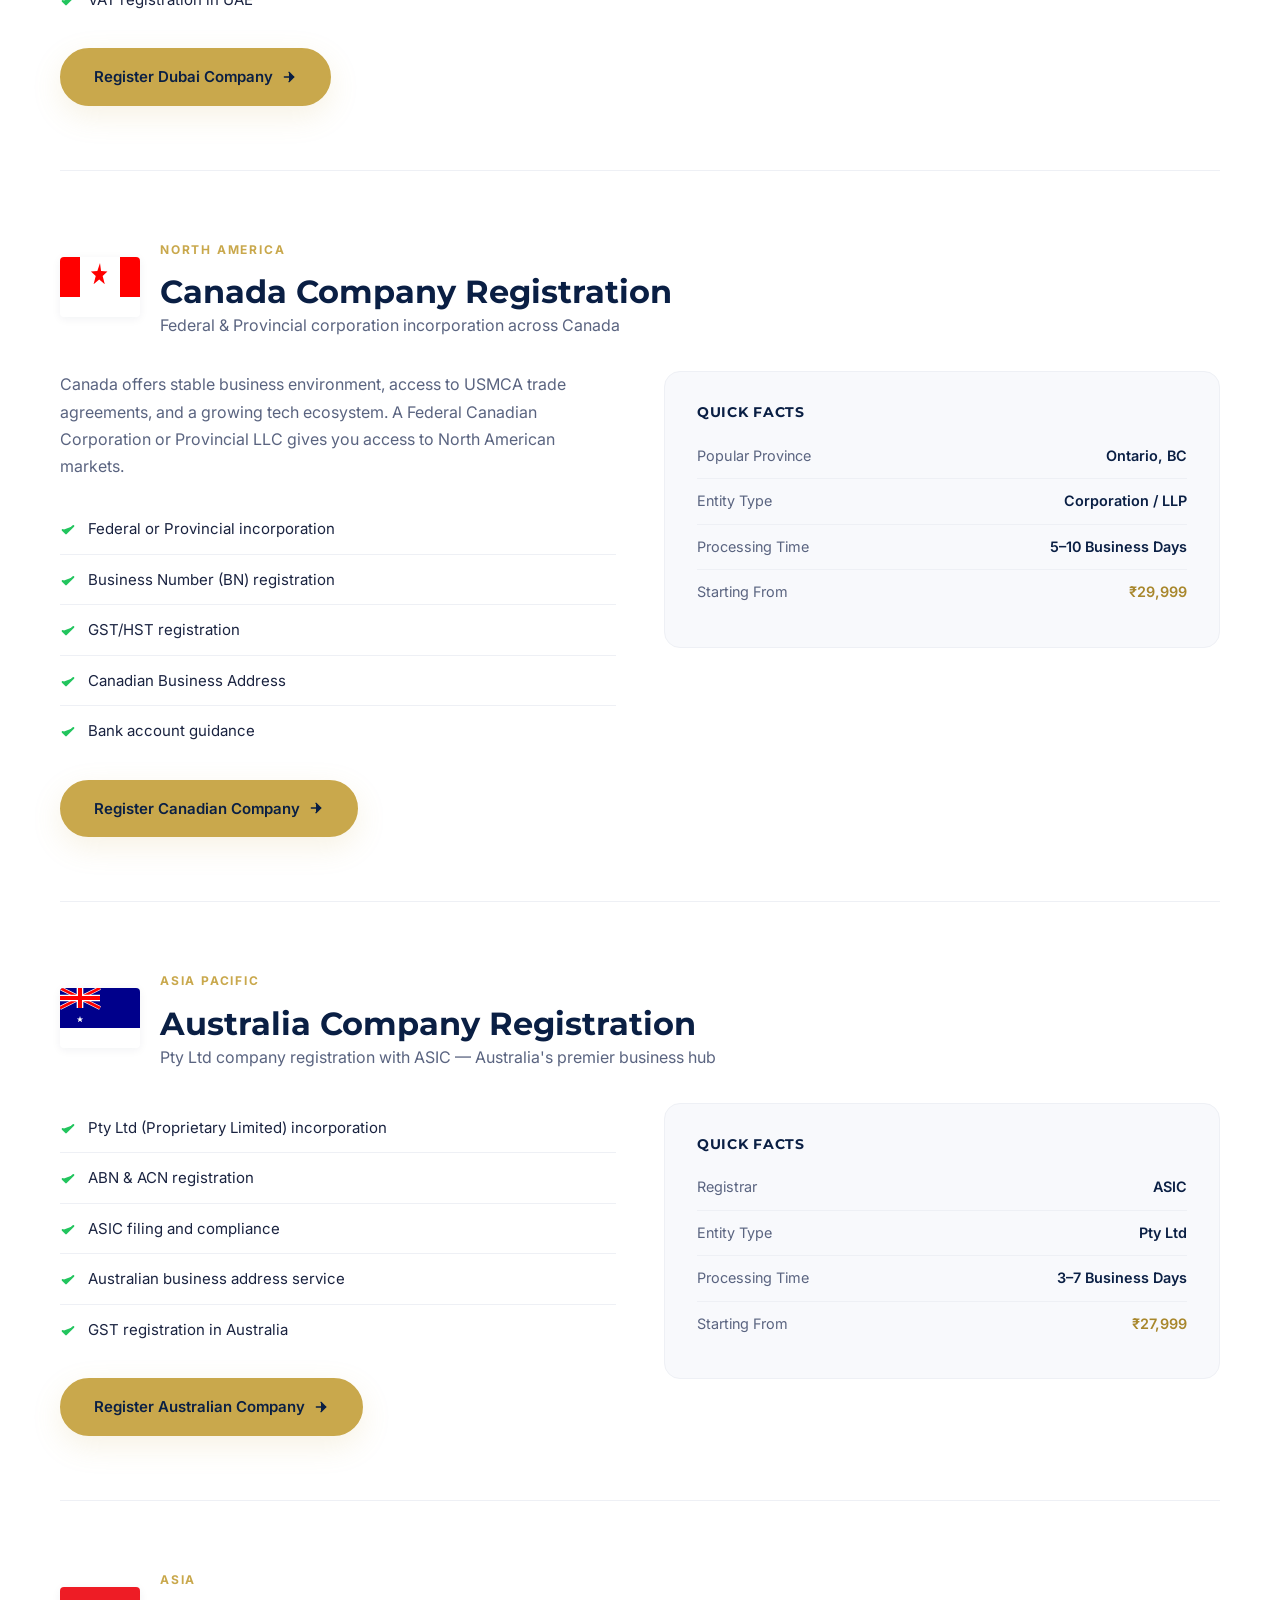
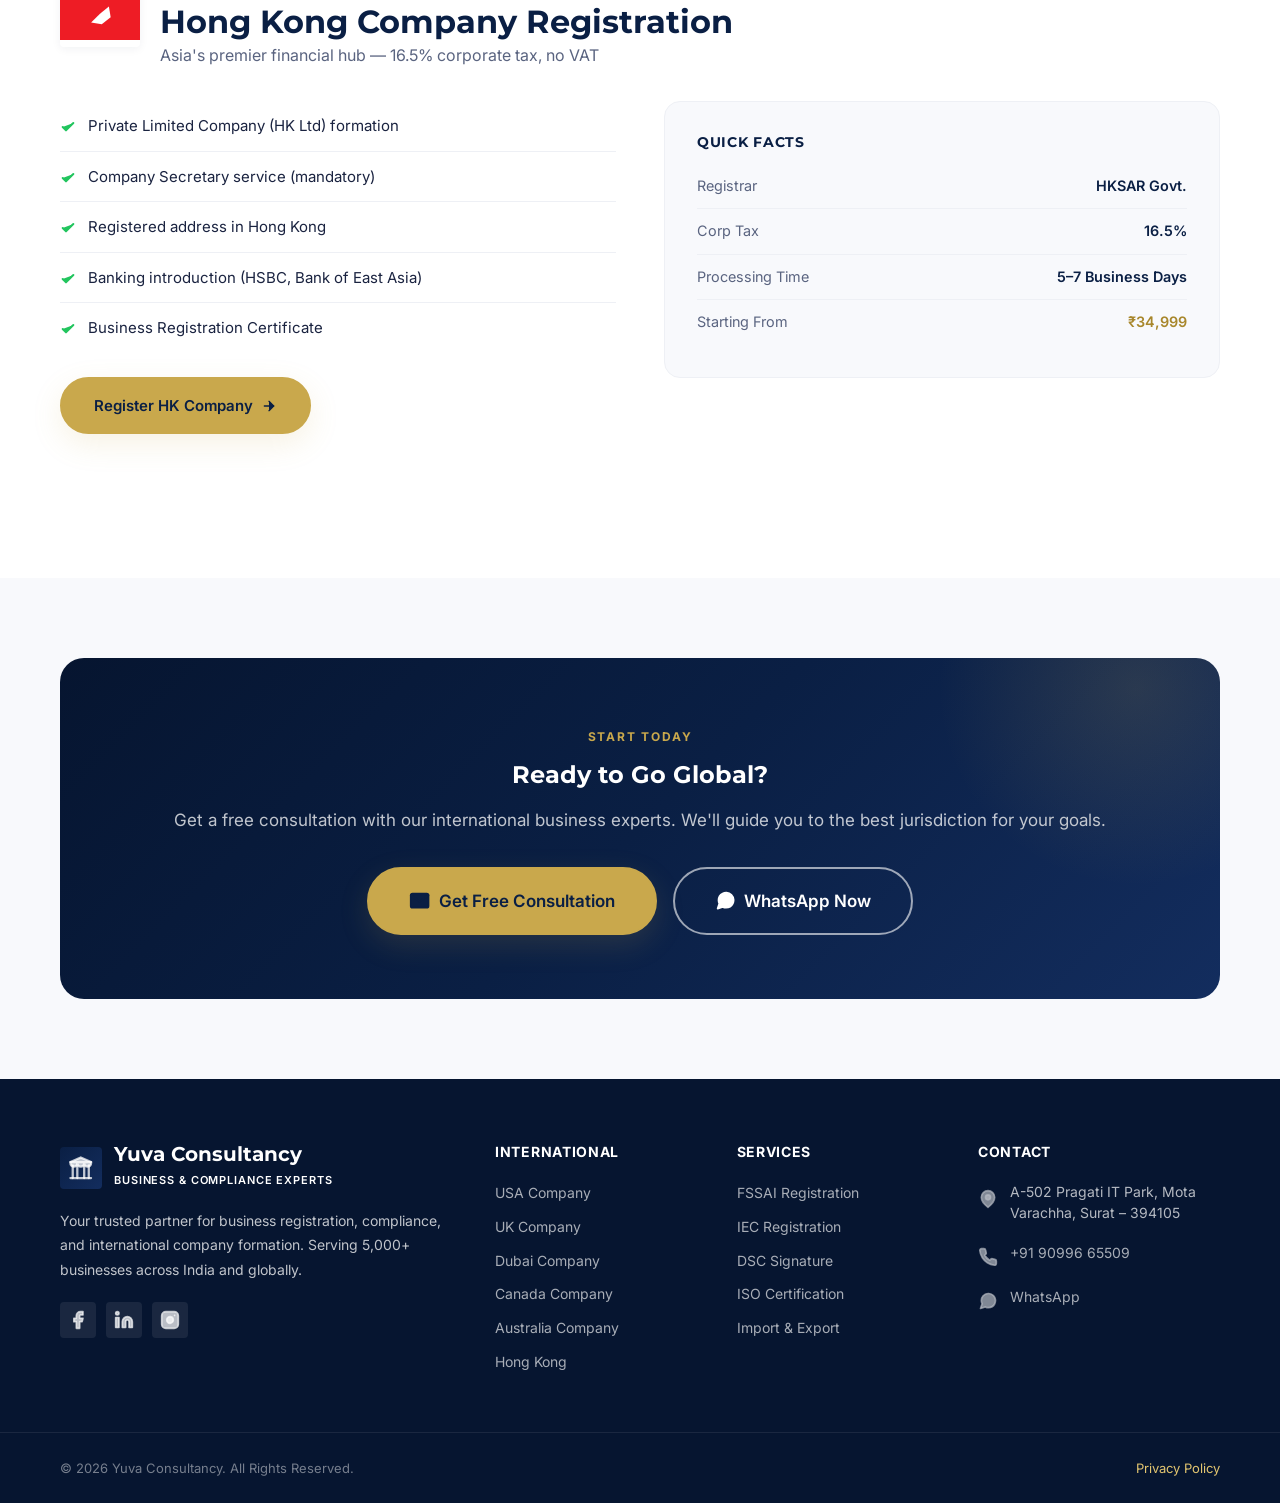
<file: international.html>
<!DOCTYPE html>
<html lang="en">

<head>
    <meta charset="UTF-8" />
    <meta name="viewport" content="width=device-width, initial-scale=1.0" />
    <title>International Company Registration | Yuva Consultancy — USA, UK, Dubai, Canada</title>
    <meta name="description"
        content="Register your company in USA, UK, Dubai, Canada, Australia, and Hong Kong with expert guidance from Yuva Consultancy. Complete documentation and support." />
    <link rel="icon" href="assets/images/favicon.svg" />
    <link rel="stylesheet" href="assets/css/style.css" />
    <style>
        .country-section {
            padding: 4rem 0;
            border-bottom: 1px solid var(--light-gray);
        }

        .country-section:last-child {
            border-bottom: none;
        }

        .country-header {
            display: flex;
            align-items: center;
            gap: 1.25rem;
            margin-bottom: 2rem;
        }

        .country-flag-lg {
            width: 80px;
            height: 60px;
            flex-shrink: 0;
            border-radius: 4px;
            overflow: hidden;
            box-shadow: var(--shadow-sm);
        }

        .country-grid {
            display: grid;
            grid-template-columns: 1fr 1fr;
            gap: 3rem;
            align-items: start;
        }

        .benefit-list {
            list-style: none;
        }

        .benefit-list li {
            display: flex;
            align-items: flex-start;
            gap: 0.75rem;
            padding: 0.75rem 0;
            border-bottom: 1px solid var(--light-gray);
            font-size: 0.9375rem;
            color: var(--text);
        }

        .benefit-list li:last-child {
            border-bottom: none;
        }

        .benefit-list li .check {
            color: #22c55e;
            font-weight: 700;
            flex-shrink: 0;
        }

        .info-panel {
            background: var(--off-white);
            border-radius: var(--radius-lg);
            padding: 2rem;
            border: 1px solid var(--light-gray);
        }

        .info-panel h4 {
            font-family: 'Montserrat', sans-serif;
            font-size: 0.875rem;
            font-weight: 700;
            color: var(--navy);
            margin-bottom: 0.75rem;
            text-transform: uppercase;
            letter-spacing: 0.05em;
        }

        .info-row {
            display: flex;
            justify-content: space-between;
            align-items: center;
            padding: 0.625rem 0;
            border-bottom: 1px solid var(--light-gray);
            font-size: 0.9rem;
        }

        .info-row:last-child {
            border-bottom: none;
        }

        .info-row .label {
            color: var(--text-light);
        }

        .info-row .val {
            font-weight: 600;
            color: var(--navy);
        }

        @media (max-width:768px) {
            .country-grid {
                grid-template-columns: 1fr;
            }
        }

        .flag-icon {
            width: 24px;
            height: 18px;
            display: inline-block;
            vertical-align: middle;
            margin-right: 8px;
            border-radius: 2px;
            box-shadow: 0 1px 2px rgba(0,0,0,0.1);
        }
    </style>
</head>

<body>

    <!-- HEADER -->
    <header id="header">
        <div class="container">
            <div class="header-inner">
                <a href="index.html" class="logo">
                    <div class="logo-icon"><svg class="svg-icon" viewBox="0 0 24 24" fill="none" stroke="currentColor" stroke-width="2" stroke-linecap="round" stroke-linejoin="round"><path d="M3 21h18"></path><path d="M3 7v1a3 3 0 0 0 6 0V7m0 1a3 3 0 0 0 6 0V7m0 1a3 3 0 0 0 6 0V7H3"></path><path d="M5 21V10"></path><path d="M9 21V10"></path><path d="M15 21V10"></path><path d="M19 21V10"></path><path d="m3 7 9-4 9 4"></path></svg></div>
                    <div class="logo-text"><strong>Yuva Consultancy</strong><span>Business &amp; Compliance Experts</span></div>
                </a>
                <nav class="nav">
                    <a href="index.html">Home</a><a href="about.html">About</a>
                    <div class="nav-item">
                        <a href="services.html">Services</a>
                        <div class="dropdown">
                            <a href="services.html#fssai"><span class="icon"><svg class="svg-icon" viewBox="0 0 24 24" fill="none" stroke="currentColor" stroke-width="2" stroke-linecap="round" stroke-linejoin="round"><path d="M3 2v7c0 1.1.9 2 2 2h4a2 2 0 0 0 2-2V2"></path><path d="M7 2v20"></path><path d="M21 15V2 v0a5 5 0 0 0-5 5v6c0 1.1.9 2 2 2h3Zm0 0v7"></path></svg></span>FSSAI Registration</a>
                            <a href="services.html#dsc"><span class="icon"><svg class="svg-icon" viewBox="0 0 24 24" fill="none" stroke="currentColor" stroke-width="2" stroke-linecap="round" stroke-linejoin="round"><rect x="3" y="11" width="18" height="11" rx="2" ry="2"></rect><path d="M7 11V7a5 5 0 0 1 10 0v4"></path></svg></span>DSC Signature</a>
                            <a href="services.html#iec"><span class="icon"><svg class="svg-icon" viewBox="0 0 24 24" fill="none" stroke="currentColor" stroke-width="2" stroke-linecap="round" stroke-linejoin="round"><circle cx="12" cy="12" r="10"></circle><line x1="2" y1="12" x2="22" y2="12"></line><path d="M12 2a15.3 15.3 0 0 1 4 10 15.3 15.3 0 0 1-4 10 15.3 15.3 0 0 1-4-10 15.3 15.3 0 0 1 4-10z"></path></svg></span>IEC Registration</a>
                        </div>
                    </div>
                    <a href="international.html" class="active">International</a><a href="import-export.html">Import &amp; Export</a>
                    <a href="iso.html">ISO</a><a href="blog.html">Blog</a><a href="contact.html">Contact</a>
                </nav>
                <div class="header-cta">
                    <a href="tel:+919099665509" class="call-btn"><span class="dot"></span> <svg class="svg-icon icon-sm" viewBox="0 0 24 24" fill="none" stroke="currentColor" stroke-width="2" stroke-linecap="round" stroke-linejoin="round"><path d="M22 16.92v3a2 2 0 0 1-2.18 2 19.79 19.79 0 0 1-8.63-3.07 19.5 19.5 0 0 1-6-6 19.79 19.79 0 0 1-3.07-8.67A2 2 0 0 1 4.11 2h3a2 2 0 0 1 2 1.72 12.84 12.84 0 0 0 .7 2.81 2 2 0 0 1-.45 2.11L8.09 9.91a16 16 0 0 0 6 6l1.27-1.27a2 2 0 0 1 2.11-.45 12.84 12.84 0 0 0 2.81.7A2 2 0 0 1 22 16.92z"></path></svg> +91 90996 65509</a>
                    <a href="contact.html" class="btn btn-primary btn-sm">Free Quote</a>
                    <button class="hamburger" id="hamburger"><span></span><span></span><span></span></button>
                </div>
            </div>
        </div>
    </header>
    <div class="mobile-nav" id="mobileNav">
        <a href="index.html"><svg class="svg-icon" viewBox="0 0 24 24" fill="none" stroke="currentColor" stroke-width="2" stroke-linecap="round" stroke-linejoin="round"><path d="m3 9 9-7 9 7v11a2 2 0 0 1-2 2H5a2 2 0 0 1-2-2z"></path><polyline points="9 22 9 12 15 12 15 22"></polyline></svg> Home</a><a href="about.html"><svg class="svg-icon" viewBox="0 0 24 24" fill="none" stroke="currentColor" stroke-width="2" stroke-linecap="round" stroke-linejoin="round"><path d="M16 21v-2a4 4 0 0 0-4-4H6a4 4 0 0 0-4 4v2"></path><circle cx="9" cy="7" r="4"></circle><path d="M22 21v-2a4 4 0 0 0-3-3.87"></path><path d="M16 3.13a4 4 0 0 1 0 7.75"></path></svg> About Us</a>
        <a href="services.html"><svg class="svg-icon" viewBox="0 0 24 24" fill="none" stroke="currentColor" stroke-width="2" stroke-linecap="round" stroke-linejoin="round"><path d="M16 4h2a2 2 0 0 1 2 2v14a2 2 0 0 1-2 2H6a2 2 0 0 1-2-2V6a2 2 0 0 1 2-2h2"></path><rect x="8" y="2" width="8" height="4" rx="1" ry="1"></rect></svg> Services</a><a href="international.html"><svg class="svg-icon" viewBox="0 0 24 24" fill="none" stroke="currentColor" stroke-width="2" stroke-linecap="round" stroke-linejoin="round"><circle cx="12" cy="12" r="10"></circle><line x1="2" y1="12" x2="22" y2="12"></line><path d="M12 2a15.3 15.3 0 0 1 4 10 15.3 15.3 0 0 1-4 10 15.3 15.3 0 0 1-4-10 15.3 15.3 0 0 1 4-10z"></path></svg> International</a>
        <a href="import-export.html"><svg class="svg-icon" viewBox="0 0 24 24" fill="none" stroke="currentColor" stroke-width="2" stroke-linecap="round" stroke-linejoin="round"><path d="M21 8a2 2 0 0 0-1-1.73l-7-4a2 2 0 0 0-2 0l-7 4A2 2 0 0 0 3 8v8a2 2 0 0 0 1 1.73l7 4a2 2 0 0 0 2 0l7-4A2 2 0 0 0 21 16Z"></path><path d="m3.3 7 8.7 5 8.7-5"></path><path d="M12 22V12"></path></svg> Import &amp; Export</a><a href="iso.html"><svg class="svg-icon" viewBox="0 0 24 24" fill="none" stroke="currentColor" stroke-width="2" stroke-linecap="round" stroke-linejoin="round"><circle cx="12" cy="8" r="7"></circle><polyline points="8.21 13.89 7 23 12 20 17 23 15.79 13.88"></polyline></svg> ISO</a>
    </div>

    <!-- HERO -->
    <section class="page-hero">
        <div class="container">
            <span class="section-label">Go Global</span>
            <h1>International Company Registration</h1>
            <p>Set up your business in the world's most business-friendly jurisdictions. We handle everything from documentation to bank account opening.</p>
            <div class="breadcrumb"><a href="index.html">Home</a><span>/</span><span class="current">International</span></div>
        </div>
    </section>

    <!-- COUNTRY QUICK NAV -->
    <section class="section-sm section-bg">
        <div class="container">
            <div style="display:flex;flex-wrap:wrap;gap:0.75rem;justify-content:center;">
                <a href="#usa" class="btn btn-navy btn-sm"><svg class="flag-icon" viewBox="0 0 741 390"><path fill="#bd3d44" d="M0 0h741v390H0z"/><path d="M0 30h741v30H0m0 60h741v30H0m0 60h741v30H0m0 60h741v30H0m0 60h741v30H0m0 60h741v30H0" fill="#fff"/><path fill="#192f5d" d="M0 0h296.4v210H0z"/><g fill="#fff"><g id="d"><g id="c"><g id="e"><circle id="f" cx="24.7" cy="21" r="1.5"/><use xlink:href="#f" x="49.4"/><use xlink:href="#f" x="98.8"/><use xlink:href="#f" x="148.2"/><use xlink:href="#f" x="197.6"/><use xlink:href="#f" x="247"/></g><use xlink:href="#e" x="-24.7" y="21"/></g><use xlink:href="#c" y="42"/></g><use xlink:href="#d" y="84"/><use xlink:href="#e" y="168"/></g></svg> USA</a>
                <a href="#uk" class="btn btn-navy btn-sm"><svg class="flag-icon" viewBox="0 0 60 30"><clipPath id="a"><path d="M0 0v30h60V0z"/></clipPath><path d="M0 0v30h60V0z" fill="#012169"/><path d="m0 0 60 30M60 0 0 30" stroke="#fff" stroke-width="6"/><path d="m0 0 60 30M60 0 0 30" clip-path="url(#a)" stroke="#c8102e" stroke-width="4"/><path d="M30 0v30M0 15h60" stroke="#fff" stroke-width="10"/><path d="M30 0v30M0 15h60" stroke="#c8102e" stroke-width="6"/></svg> UK</a>
                <a href="#dubai" class="btn btn-navy btn-sm"><svg class="flag-icon" viewBox="0 0 1200 600"><path fill="#00732f" d="M0 0h1200v200H0z"/><path fill="#fff" d="M0 200h1200v200H0z"/><path d="M0 400h1200v200H0z"/><path fill="red" d="M0 0h300v600H0z"/></svg> Dubai</a>
                <a href="#canada" class="btn btn-navy btn-sm"><svg class="flag-icon" viewBox="0 0 600 300"><path fill="#f00" d="M0 0h600v300H0z"/><path fill="#fff" d="M150 0h300v300H150z"/><path fill="#f00" d="M300 45l8 60 48 4-36 34 16 62-42-36-42 36 16-62-36-34 48-4z"/></svg> Canada</a>
                <a href="#australia" class="btn btn-navy btn-sm"><svg class="flag-icon" viewBox="0 0 1200 600"><path fill="#00008b" d="M0 0h1200v600H0z"/><path d="M0 0h600v300H0z" fill="#00008b"/><path d="M0 0l600 300M600 0L0 300" stroke="#fff" stroke-width="60"/><path d="M0 0l600 300M600 0L0 300" stroke="#ff0000" stroke-width="40"/><path d="M300 0v300M0 150h600" stroke="#fff" stroke-width="100"/><path d="M300 0v300M0 150h600" stroke="#ff0000" stroke-width="60"/><path fill="#fff" d="M300 420l12 36 38 0-31 22 12 36-31-22-31 22 12-36-31-22 38 0z"/></svg> Australia</a>
                <a href="#hongkong" class="btn btn-navy btn-sm"><svg class="flag-icon" viewBox="0 0 900 600"><path fill="#ee1c25" d="M0 0h900v600H0z"/><path fill="#fff" d="M450 300l100-80 20 120-100 80-120-20z"/></svg> Hong Kong</a>
            </div>
        </div>
    </section>

    <!-- WHY INTERNATIONAL -->
    <section class="section-sm">
        <div class="container">
            <div class="text-center reveal">
                <span class="section-label">Why Register Abroad</span>
                <h2 class="section-title">Benefits of International Company Formation</h2>
            </div>
            <div class="grid-4 reveal">
                <div class="card text-center">
                    <div style="margin-bottom:1rem; color:var(--gold);"><svg class="svg-icon icon-lg" viewBox="0 0 24 24" fill="none" stroke="currentColor" stroke-width="2" stroke-linecap="round" stroke-linejoin="round"><rect x="2" y="7" width="20" height="14" rx="2" ry="2"></rect><path d="M16 21V5a2 2 0 0 0-2-2h-4a2 2 0 0 0-2 2v16"></path></svg></div>
                    <h3>Tax Benefits</h3>
                    <p>Access lower corporate tax rates and tax treaties available in foreign jurisdictions.</p>
                </div>
                <div class="card text-center">
                    <div style="margin-bottom:1rem; color:var(--gold);"><svg class="svg-icon icon-lg" viewBox="0 0 24 24" fill="none" stroke="currentColor" stroke-width="2" stroke-linecap="round" stroke-linejoin="round"><circle cx="12" cy="12" r="10"></circle><line x1="2" y1="12" x2="22" y2="12"></line><path d="M12 2a15.3 15.3 0 0 1 4 10 15.3 15.3 0 0 1-4 10 15.3 15.3 0 0 1-4-10 15.3 15.3 0 0 1 4-10z"></path></svg></div>
                    <h3>Global Credibility</h3>
                    <p>Enhance your brand reputation by operating from premium international business addresses.</p>
                </div>
                <div class="card text-center">
                    <div style="margin-bottom:1rem; color:var(--gold);"><svg class="svg-icon icon-lg" viewBox="0 0 24 24" fill="none" stroke="currentColor" stroke-width="2" stroke-linecap="round" stroke-linejoin="round"><path d="M3 21h18"></path><path d="M3 10h18"></path><path d="M5 21V10"></path><path d="M9 21V10"></path><path d="M15 21V10"></path><path d="M19 21V10"></path><path d="m3 10 9-7 9 7"></path></svg></div>
                    <h3>USD Banking</h3>
                    <p>Access multi-currency business bank accounts and international payment processors.</p>
                </div>
                <div class="card text-center">
                    <div style="margin-bottom:1rem; color:var(--gold);"><svg class="svg-icon icon-lg" viewBox="0 0 24 24" fill="none" stroke="currentColor" stroke-width="2" stroke-linecap="round" stroke-linejoin="round"><path d="M16 21v-2a4 4 0 0 0-4-4H6a4 4 0 0 0-4 4v2"></path><circle cx="9" cy="7" r="4"></circle><path d="M22 21v-2a4 4 0 0 0-3-3.87"></path><path d="M16 3.13a4 4 0 0 1 0 7.75"></path></svg></div>
                    <h3>Investor Access</h3>
                    <p>Attract global investors and VCs who prefer investing in US or UK incorporated entities.</p>
                </div>
            </div>
        </div>
    </section>

    <!-- COUNTRIES -->
    <section class="section">
        <div class="container">

            <!-- USA -->
            <div class="country-section reveal" id="usa">
                <div class="country-header">
                    <div class="country-flag-lg"><svg viewBox="0 0 741 390"><path fill="#bd3d44" d="M0 0h741v390H0z"/><path d="M0 30h741v30H0m0 60h741v30H0m0 60h741v30H0m0 60h741v30H0m0 60h741v30H0m0 60h741v30H0" fill="#fff"/><path fill="#192f5d" d="M0 0h296.4v210H0z"/><g fill="#fff"><g id="du"><g id="cu"><g id="eu"><circle id="fu" cx="24.7" cy="21" r="1.5"/><use xlink:href="#fu" x="49.4"/><use xlink:href="#fu" x="98.8"/><use xlink:href="#fu" x="148.2"/><use xlink:href="#fu" x="197.6"/><use xlink:href="#fu" x="247"/></g><use xlink:href="#eu" x="-24.7" y="21"/></g><use xlink:href="#cu" y="42"/></g><use xlink:href="#du" y="84"/><use xlink:href="#eu" y="168"/></g></svg></div>
                    <div>
                        <span class="section-label">North America</span>
                        <h2 style="font-size:2rem;margin:0;">USA Company Registration</h2>
                        <p style="color:var(--text-light);">LLC &amp; Corporation formation in Delaware, Wyoming, and all US states</p>
                    </div>
                </div>
                <div class="country-grid">
                    <div>
                        <p style="color:var(--text-light);margin-bottom:1.5rem;">The United States offers one of the most business-friendly environments in the world. An LLC in Delaware or Wyoming is the most popular structure for Indian entrepreneurs looking to enter the US market, raise investment, or use US payment processors like Stripe and PayPal.</p>
                        <ul class="benefit-list">
                            <li><span class="check"><svg class="svg-icon icon-sm" viewBox="0 0 24 24" fill="none" stroke="currentColor" stroke-width="3" stroke-linecap="round" stroke-linejoin="round"><polyline points="20 6 9 17 4 12"></polyline></svg></span> LLC or C-Corp formation in any US state</li>
                            <li><span class="check"><svg class="svg-icon icon-sm" viewBox="0 0 24 24" fill="none" stroke="currentColor" stroke-width="3" stroke-linecap="round" stroke-linejoin="round"><polyline points="20 6 9 17 4 12"></polyline></svg></span> EIN (Employer Identification Number) application</li>
                            <li><span class="check"><svg class="svg-icon icon-sm" viewBox="0 0 24 24" fill="none" stroke="currentColor" stroke-width="3" stroke-linecap="round" stroke-linejoin="round"><polyline points="20 6 9 17 4 12"></polyline></svg></span> Registered Agent service for 1 year</li>
                            <li><span class="check"><svg class="svg-icon icon-sm" viewBox="0 0 24 24" fill="none" stroke="currentColor" stroke-width="3" stroke-linecap="round" stroke-linejoin="round"><polyline points="20 6 9 17 4 12"></polyline></svg></span> US Mailing Address</li>
                            <li><span class="check"><svg class="svg-icon icon-sm" viewBox="0 0 24 24" fill="none" stroke="currentColor" stroke-width="3" stroke-linecap="round" stroke-linejoin="round"><polyline points="20 6 9 17 4 12"></polyline></svg></span> US Bank Account guidance (Mercury, Relay, etc.)</li>
                            <li><span class="check"><svg class="svg-icon icon-sm" viewBox="0 0 24 24" fill="none" stroke="currentColor" stroke-width="3" stroke-linecap="round" stroke-linejoin="round"><polyline points="20 6 9 17 4 12"></polyline></svg></span> Stripe, PayPal account setup support</li>
                        </ul>
                        <div style="margin-top:1.5rem;"><a href="contact.html" class="btn btn-primary">Register US Company <svg class="svg-icon icon-sm" viewBox="0 0 24 24" fill="none" stroke="currentColor" stroke-width="2" stroke-linecap="round" stroke-linejoin="round"><line x1="5" y1="12" x2="19" y2="12"></line><polyline points="12 5 19 12 12 19"></polyline></svg></a></div>
                    </div>
                    <div class="info-panel">
                        <h4>Quick Facts</h4>
                        <div class="info-row"><span class="label">Popular States</span><span class="val">Delaware, Wyoming</span></div>
                        <div class="info-row"><span class="label">Entity Types</span><span class="val">LLC, C-Corp</span></div>
                        <div class="info-row"><span class="label">Processing Time</span><span class="val">5–10 Business Days</span></div>
                        <div class="info-row"><span class="label">Physical Presence</span><span class="val">Not Required</span></div>
                        <div class="info-row"><span class="label">Annual Report</span><span class="val">Required</span></div>
                        <div class="info-row"><span class="label">Starting From</span><span class="val" style="color:var(--gold-dark);">₹24,999</span></div>
                    </div>
                </div>
            </div>

            <!-- UK -->
            <div class="country-section reveal" id="uk">
                <div class="country-header">
                    <div class="country-flag-lg"><svg viewBox="0 0 60 30"><clipPath id="ab"><path d="M0 0v30h60V0z"/></clipPath><path d="M0 0v30h60V0z" fill="#012169"/><path d="m0 0 60 30M60 0 0 30" stroke="#fff" stroke-width="6"/><path d="m0 0 60 30M60 0 0 30" clip-path="url(#ab)" stroke="#c8102e" stroke-width="4"/><path d="M30 0v30M0 15h60" stroke="#fff" stroke-width="10"/><path d="M30 0v30M0 15h60" stroke="#c8102e" stroke-width="6"/></svg></div>
                    <div>
                        <span class="section-label">Europe</span>
                        <h2 style="font-size:2rem;margin:0;">UK Company Registration</h2>
                        <p style="color:var(--text-light);">Private Limited Company registration with Companies House, England &amp; Wales</p>
                    </div>
                </div>
                <div class="country-grid">
                    <div>
                        <p style="color:var(--text-light);margin-bottom:1.5rem;">The UK offers a prestigious business address, access to the European market, and a simple online registration system through Companies House. A UK Private Limited Company (Ltd) can be set up within 24 hours.</p>
                        <ul class="benefit-list">
                            <li><span class="check"><svg class="svg-icon icon-sm" viewBox="0 0 24 24" fill="none" stroke="currentColor" stroke-width="3" stroke-linecap="round" stroke-linejoin="round"><polyline points="20 6 9 17 4 12"></polyline></svg></span> Private Limited Company (Ltd) incorporation</li>
                            <li><span class="check"><svg class="svg-icon icon-sm" viewBox="0 0 24 24" fill="none" stroke="currentColor" stroke-width="3" stroke-linecap="round" stroke-linejoin="round"><polyline points="20 6 9 17 4 12"></polyline></svg></span> Companies House filing &amp; certificate</li>
                            <li><span class="check"><svg class="svg-icon icon-sm" viewBox="0 0 24 24" fill="none" stroke="currentColor" stroke-width="3" stroke-linecap="round" stroke-linejoin="round"><polyline points="20 6 9 17 4 12"></polyline></svg></span> UK Registered Address service</li>
                            <li><span class="check"><svg class="svg-icon icon-sm" viewBox="0 0 24 24" fill="none" stroke="currentColor" stroke-width="3" stroke-linecap="round" stroke-linejoin="round"><polyline points="20 6 9 17 4 12"></polyline></svg></span> UK Director service (if required)</li>
                            <li><span class="check"><svg class="svg-icon icon-sm" viewBox="0 0 24 24" fill="none" stroke="currentColor" stroke-width="3" stroke-linecap="round" stroke-linejoin="round"><polyline points="20 6 9 17 4 12"></polyline></svg></span> VAT registration guidance</li>
                            <li><span class="check"><svg class="svg-icon icon-sm" viewBox="0 0 24 24" fill="none" stroke="currentColor" stroke-width="3" stroke-linecap="round" stroke-linejoin="round"><polyline points="20 6 9 17 4 12"></polyline></svg></span> UK Bank Account (Wise, Revolut) setup</li>
                        </ul>
                        <div style="margin-top:1.5rem;"><a href="contact.html" class="btn btn-primary">Register UK Company <svg class="svg-icon icon-sm" viewBox="0 0 24 24" fill="none" stroke="currentColor" stroke-width="2" stroke-linecap="round" stroke-linejoin="round"><line x1="5" y1="12" x2="19" y2="12"></line><polyline points="12 5 19 12 12 19"></polyline></svg></a></div>
                    </div>
                    <div class="info-panel">
                        <h4>Quick Facts</h4>
                        <div class="info-row"><span class="label">Registration Body</span><span class="val">Companies House</span></div>
                        <div class="info-row"><span class="label">Entity Type</span><span class="val">Private Ltd (Ltd)</span></div>
                        <div class="info-row"><span class="label">Processing Time</span><span class="val">24–48 Hours</span></div>
                        <div class="info-row"><span class="label">Physical Presence</span><span class="val">Not Required</span></div>
                        <div class="info-row"><span class="label">Tax Rate</span><span class="val">19–25% Corp Tax</span></div>
                        <div class="info-row"><span class="label">Starting From</span><span class="val" style="color:var(--gold-dark);">₹19,999</span></div>
                    </div>
                </div>
            </div>

            <!-- DUBAI -->
            <div class="country-section reveal" id="dubai">
                <div class="country-header">
                    <div class="country-flag-lg"><svg viewBox="0 0 1200 600"><path fill="#00732f" d="M0 0h1200v200H0z"/><path fill="#fff" d="M0 200h1200v200H0z"/><path d="M0 400h1200v200H0z"/><path fill="red" d="M0 0h300v600H0z"/></svg></div>
                    <div>
                        <span class="section-label">Middle East</span>
                        <h2 style="font-size:2rem;margin:0;">Dubai / UAE Company Registration</h2>
                        <p style="color:var(--text-light);">Free Zone &amp; Mainland company setup in the UAE — 0% corporate tax</p>
                    </div>
                </div>
                <div class="country-grid">
                    <div>
                        <p style="color:var(--text-light);margin-bottom:1.5rem;">Dubai is the gateway to the Middle East, Africa, and South Asia. With 0% personal income tax and a growing number of Free Zones, it is an ideal location for trading, consulting, and e-commerce businesses.</p>
                        <ul class="benefit-list">
                            <li><span class="check"><svg class="svg-icon icon-sm" viewBox="0 0 24 24" fill="none" stroke="currentColor" stroke-width="3" stroke-linecap="round" stroke-linejoin="round"><polyline points="20 6 9 17 4 12"></polyline></svg></span> Free Zone company formation (IFZA, SHAMS, DMCC)</li>
                            <li><span class="check"><svg class="svg-icon icon-sm" viewBox="0 0 24 24" fill="none" stroke="currentColor" stroke-width="3" stroke-linecap="round" stroke-linejoin="round"><polyline points="20 6 9 17 4 12"></polyline></svg></span> Mainland DED company registration</li>
                            <li><span class="check"><svg class="svg-icon icon-sm" viewBox="0 0 24 24" fill="none" stroke="currentColor" stroke-width="3" stroke-linecap="round" stroke-linejoin="round"><polyline points="20 6 9 17 4 12"></polyline></svg></span> Trade license &amp; Visa assistance</li>
                            <li><span class="check"><svg class="svg-icon icon-sm" viewBox="0 0 24 24" fill="none" stroke="currentColor" stroke-width="3" stroke-linecap="round" stroke-linejoin="round"><polyline points="20 6 9 17 4 12"></polyline></svg></span> UAE bank account opening support</li>
                            <li><span class="check"><svg class="svg-icon icon-sm" viewBox="0 0 24 24" fill="none" stroke="currentColor" stroke-width="3" stroke-linecap="round" stroke-linejoin="round"><polyline points="20 6 9 17 4 12"></polyline></svg></span> Office address &amp; Ejari registration</li>
                            <li><span class="check"><svg class="svg-icon icon-sm" viewBox="0 0 24 24" fill="none" stroke="currentColor" stroke-width="3" stroke-linecap="round" stroke-linejoin="round"><polyline points="20 6 9 17 4 12"></polyline></svg></span> VAT registration in UAE</li>
                        </ul>
                        <div style="margin-top:1.5rem;"><a href="contact.html" class="btn btn-primary">Register Dubai Company <svg class="svg-icon icon-sm" viewBox="0 0 24 24" fill="none" stroke="currentColor" stroke-width="2" stroke-linecap="round" stroke-linejoin="round"><line x1="5" y1="12" x2="19" y2="12"></line><polyline points="12 5 19 12 12 19"></polyline></svg></a></div>
                    </div>
                    <div class="info-panel">
                        <h4>Quick Facts</h4>
                        <div class="info-row"><span class="label">Free Zones</span><span class="val">IFZA, SHAMS, DMCC</span></div>
                        <div class="info-row"><span class="label">Corporate Tax</span><span class="val">0% (Free Zone)</span></div>
                        <div class="info-row"><span class="label">Processing Time</span><span class="val">7–14 Business Days</span></div>
                        <div class="info-row"><span class="label">Visa Available</span><span class="val">Yes</span></div>
                        <div class="info-row"><span class="label">Currency</span><span class="val">AED (Dirham)</span></div>
                        <div class="info-row"><span class="label">Starting From</span><span class="val" style="color:var(--gold-dark);">₹49,999</span></div>
                    </div>
                </div>
            </div>

            <!-- CANADA -->
            <div class="country-section reveal" id="canada">
                <div class="country-header">
                    <div class="country-flag-lg"><svg viewBox="0 0 600 300"><path fill="#f00" d="M0 0h600v300H0z"/><path fill="#fff" d="M150 0h300v300H150z"/><path fill="#f00" d="M300 45l8 60 48 4-36 34 16 62-42-36-42 36 16-62-36-34 48-4z"/></svg></div>
                    <div>
                        <span class="section-label">North America</span>
                        <h2 style="font-size:2rem;margin:0;">Canada Company Registration</h2>
                        <p style="color:var(--text-light);">Federal &amp; Provincial corporation incorporation across Canada</p>
                    </div>
                </div>
                <div class="country-grid">
                    <div>
                        <p style="color:var(--text-light);margin-bottom:1.5rem;">Canada offers stable business environment, access to USMCA trade agreements, and a growing tech ecosystem. A Federal Canadian Corporation or Provincial LLC gives you access to North American markets.</p>
                        <ul class="benefit-list">
                            <li><span class="check"><svg class="svg-icon icon-sm" viewBox="0 0 24 24" fill="none" stroke="currentColor" stroke-width="3" stroke-linecap="round" stroke-linejoin="round"><polyline points="20 6 9 17 4 12"></polyline></svg></span> Federal or Provincial incorporation</li>
                            <li><span class="check"><svg class="svg-icon icon-sm" viewBox="0 0 24 24" fill="none" stroke="currentColor" stroke-width="3" stroke-linecap="round" stroke-linejoin="round"><polyline points="20 6 9 17 4 12"></polyline></svg></span> Business Number (BN) registration</li>
                            <li><span class="check"><svg class="svg-icon icon-sm" viewBox="0 0 24 24" fill="none" stroke="currentColor" stroke-width="3" stroke-linecap="round" stroke-linejoin="round"><polyline points="20 6 9 17 4 12"></polyline></svg></span> GST/HST registration</li>
                            <li><span class="check"><svg class="svg-icon icon-sm" viewBox="0 0 24 24" fill="none" stroke="currentColor" stroke-width="3" stroke-linecap="round" stroke-linejoin="round"><polyline points="20 6 9 17 4 12"></polyline></svg></span> Canadian Business Address</li>
                            <li><span class="check"><svg class="svg-icon icon-sm" viewBox="0 0 24 24" fill="none" stroke="currentColor" stroke-width="3" stroke-linecap="round" stroke-linejoin="round"><polyline points="20 6 9 17 4 12"></polyline></svg></span> Bank account guidance</li>
                        </ul>
                        <div style="margin-top:1.5rem;"><a href="contact.html" class="btn btn-primary">Register Canadian Company <svg class="svg-icon icon-sm" viewBox="0 0 24 24" fill="none" stroke="currentColor" stroke-width="2" stroke-linecap="round" stroke-linejoin="round"><line x1="5" y1="12" x2="19" y2="12"></line><polyline points="12 5 19 12 12 19"></polyline></svg></a></div>
                    </div>
                    <div class="info-panel">
                        <h4>Quick Facts</h4>
                        <div class="info-row"><span class="label">Popular Province</span><span class="val">Ontario, BC</span></div>
                        <div class="info-row"><span class="label">Entity Type</span><span class="val">Corporation / LLP</span></div>
                        <div class="info-row"><span class="label">Processing Time</span><span class="val">5–10 Business Days</span></div>
                        <div class="info-row"><span class="label">Starting From</span><span class="val" style="color:var(--gold-dark);">₹29,999</span></div>
                    </div>
                </div>
            </div>

            <!-- AUSTRALIA -->
            <div class="country-section reveal" id="australia">
                <div class="country-header">
                    <div class="country-flag-lg"><svg viewBox="0 0 1200 600"><path fill="#00008b" d="M0 0h1200v600H0z"/><path d="M0 0h600v300H0z" fill="#00008b"/><path d="M0 0l600 300M600 0L0 300" stroke="#fff" stroke-width="60"/><path d="M0 0l600 300M600 0L0 300" stroke="#ff0000" stroke-width="40"/><path d="M300 0v300M0 150h600" stroke="#fff" stroke-width="100"/><path d="M300 0v300M0 150h600" stroke="#ff0000" stroke-width="60"/><path fill="#fff" d="M300 420l12 36 38 0-31 22 12 36-31-22-31 22 12-36-31-22 38 0z"/></svg></div>
                    <div>
                        <span class="section-label">Asia Pacific</span>
                        <h2 style="font-size:2rem;margin:0;">Australia Company Registration</h2>
                        <p style="color:var(--text-light);">Pty Ltd company registration with ASIC — Australia's premier business hub</p>
                    </div>
                </div>
                <div class="country-grid">
                    <div>
                        <ul class="benefit-list">
                            <li><span class="check"><svg class="svg-icon icon-sm" viewBox="0 0 24 24" fill="none" stroke="currentColor" stroke-width="3" stroke-linecap="round" stroke-linejoin="round"><polyline points="20 6 9 17 4 12"></polyline></svg></span> Pty Ltd (Proprietary Limited) incorporation</li>
                            <li><span class="check"><svg class="svg-icon icon-sm" viewBox="0 0 24 24" fill="none" stroke="currentColor" stroke-width="3" stroke-linecap="round" stroke-linejoin="round"><polyline points="20 6 9 17 4 12"></polyline></svg></span> ABN &amp; ACN registration</li>
                            <li><span class="check"><svg class="svg-icon icon-sm" viewBox="0 0 24 24" fill="none" stroke="currentColor" stroke-width="3" stroke-linecap="round" stroke-linejoin="round"><polyline points="20 6 9 17 4 12"></polyline></svg></span> ASIC filing and compliance</li>
                            <li><span class="check"><svg class="svg-icon icon-sm" viewBox="0 0 24 24" fill="none" stroke="currentColor" stroke-width="3" stroke-linecap="round" stroke-linejoin="round"><polyline points="20 6 9 17 4 12"></polyline></svg></span> Australian business address service</li>
                            <li><span class="check"><svg class="svg-icon icon-sm" viewBox="0 0 24 24" fill="none" stroke="currentColor" stroke-width="3" stroke-linecap="round" stroke-linejoin="round"><polyline points="20 6 9 17 4 12"></polyline></svg></span> GST registration in Australia</li>
                        </ul>
                        <div style="margin-top:1.5rem;"><a href="contact.html" class="btn btn-primary">Register Australian Company <svg class="svg-icon icon-sm" viewBox="0 0 24 24" fill="none" stroke="currentColor" stroke-width="2" stroke-linecap="round" stroke-linejoin="round"><line x1="5" y1="12" x2="19" y2="12"></line><polyline points="12 5 19 12 12 19"></polyline></svg></a></div>
                    </div>
                    <div class="info-panel">
                        <h4>Quick Facts</h4>
                        <div class="info-row"><span class="label">Registrar</span><span class="val">ASIC</span></div>
                        <div class="info-row"><span class="label">Entity Type</span><span class="val">Pty Ltd</span></div>
                        <div class="info-row"><span class="label">Processing Time</span><span class="val">3–7 Business Days</span></div>
                        <div class="info-row"><span class="label">Starting From</span><span class="val" style="color:var(--gold-dark);">₹27,999</span></div>
                    </div>
                </div>
            </div>

            <!-- HONG KONG -->
            <div class="country-section reveal" id="hongkong">
                <div class="country-header">
                    <div class="country-flag-lg"><svg viewBox="0 0 900 600"><path fill="#ee1c25" d="M0 0h900v600H0z"/><path fill="#fff" d="M450 300l100-80 20 120-100 80-120-20z"/></svg></div>
                    <div>
                        <span class="section-label">Asia</span>
                        <h2 style="font-size:2rem;margin:0;">Hong Kong Company Registration</h2>
                        <p style="color:var(--text-light);">Asia's premier financial hub — 16.5% corporate tax, no VAT</p>
                    </div>
                </div>
                <div class="country-grid">
                    <div>
                        <ul class="benefit-list">
                            <li><span class="check"><svg class="svg-icon icon-sm" viewBox="0 0 24 24" fill="none" stroke="currentColor" stroke-width="3" stroke-linecap="round" stroke-linejoin="round"><polyline points="20 6 9 17 4 12"></polyline></svg></span> Private Limited Company (HK Ltd) formation</li>
                            <li><span class="check"><svg class="svg-icon icon-sm" viewBox="0 0 24 24" fill="none" stroke="currentColor" stroke-width="3" stroke-linecap="round" stroke-linejoin="round"><polyline points="20 6 9 17 4 12"></polyline></svg></span> Company Secretary service (mandatory)</li>
                            <li><span class="check"><svg class="svg-icon icon-sm" viewBox="0 0 24 24" fill="none" stroke="currentColor" stroke-width="3" stroke-linecap="round" stroke-linejoin="round"><polyline points="20 6 9 17 4 12"></polyline></svg></span> Registered address in Hong Kong</li>
                            <li><span class="check"><svg class="svg-icon icon-sm" viewBox="0 0 24 24" fill="none" stroke="currentColor" stroke-width="3" stroke-linecap="round" stroke-linejoin="round"><polyline points="20 6 9 17 4 12"></polyline></svg></span> Banking introduction (HSBC, Bank of East Asia)</li>
                            <li><span class="check"><svg class="svg-icon icon-sm" viewBox="0 0 24 24" fill="none" stroke="currentColor" stroke-width="3" stroke-linecap="round" stroke-linejoin="round"><polyline points="20 6 9 17 4 12"></polyline></svg></span> Business Registration Certificate</li>
                        </ul>
                        <div style="margin-top:1.5rem;"><a href="contact.html" class="btn btn-primary">Register HK Company <svg class="svg-icon icon-sm" viewBox="0 0 24 24" fill="none" stroke="currentColor" stroke-width="2" stroke-linecap="round" stroke-linejoin="round"><line x1="5" y1="12" x2="19" y2="12"></line><polyline points="12 5 19 12 12 19"></polyline></svg></a></div>
                    </div>
                    <div class="info-panel">
                        <h4>Quick Facts</h4>
                        <div class="info-row"><span class="label">Registrar</span><span class="val">HKSAR Govt.</span></div>
                        <div class="info-row"><span class="label">Corp Tax</span><span class="val">16.5%</span></div>
                        <div class="info-row"><span class="label">Processing Time</span><span class="val">5–7 Business Days</span></div>
                        <div class="info-row"><span class="label">Starting From</span><span class="val" style="color:var(--gold-dark);">₹34,999</span></div>
                    </div>
                </div>
            </div>

        </div>
    </section>

    <!-- CTA -->
    <section class="section section-bg">
        <div class="container">
            <div class="cta-banner reveal">
                <span class="section-label">Start Today</span>
                <h2>Ready to Go Global?</h2>
                <p>Get a free consultation with our international business experts. We'll guide you to the best jurisdiction for your goals.</p>
                <div class="btn-group">
                    <a href="contact.html" class="btn btn-primary btn-lg"><svg class="svg-icon" viewBox="0 0 24 24" fill="none" stroke="currentColor" stroke-width="2" stroke-linecap="round" stroke-linejoin="round"><path d="M4 4h16c1.1 0 2 .9 2 2v12c0 1.1-.9 2-2 2H4c-1.1 0-2-.9-2-2V6c0-1.1.9-2 2-2z"></path><polyline points="22,6 12,13 2,6"></polyline></svg> Get Free Consultation</a>
                    <a href="https://wa.me/919099665509" target="_blank" class="btn btn-outline btn-lg"><svg class="svg-icon" viewBox="0 0 24 24" fill="none" stroke="currentColor" stroke-width="2" stroke-linecap="round" stroke-linejoin="round"><path d="M21 11.5a8.38 8.38 0 0 1-.9 3.8 8.5 8.5 0 0 1-7.6 4.7 8.38 8.38 0 0 1-3.8-.9L3 21l1.9-5.7a8.38 8.38 0 0 1-.9-3.8 8.5 8.5 0 0 1 4.7-7.6 8.38 8.38 0 0 1 3.8-.9h.5a8.48 8.48 0 0 1 8 8v.5z"></path></svg> WhatsApp Now</a>
                </div>
            </div>
        </div>
    </section>

    <!-- FOOTER -->
    <footer id="footer">
        <div class="footer-top">
            <div class="container">
                <div class="footer-grid">
                    <div class="footer-brand">
                        <a href="index.html" class="logo">
                            <div class="logo-icon"><svg class="svg-icon" viewBox="0 0 24 24" fill="none" stroke="currentColor" stroke-width="2" stroke-linecap="round" stroke-linejoin="round"><path d="M3 21h18"></path><path d="M3 7v1a3 3 0 0 0 6 0V7m0 1a3 3 0 0 0 6 0V7m0 1a3 3 0 0 0 6 0V7H3"></path><path d="M5 21V10"></path><path d="M9 21V10"></path><path d="M15 21V10"></path><path d="M19 21V10"></path><path d="m3 7 9-4 9 4"></path></svg></div>
                            <div class="logo-text"><strong>Yuva Consultancy</strong><span>Business &amp; Compliance Experts</span></div>
                        </a>
                        <p class="footer-about">Your trusted partner for business registration, compliance, and international company formation. Serving 5,000+ businesses across India and globally.</p>
                        <div class="footer-social">
                            <div class="social-btn"><svg class="svg-icon" viewBox="0 0 24 24" fill="none" stroke="currentColor" stroke-width="2" stroke-linecap="round" stroke-linejoin="round"><path d="M18 2h-3a5 5 0 0 0-5 5v3H7v4h3v8h4v-8h3l1-4h-4V7a1 1 0 0 1 1-1h3z"></path></svg></div>
                            <div class="social-btn"><svg class="svg-icon" viewBox="0 0 24 24" fill="none" stroke="currentColor" stroke-width="2" stroke-linecap="round" stroke-linejoin="round"><path d="M16 8a6 6 0 0 1 6 6v7h-4v-7a2 2 0 0 0-2-2 2 2 0 0 0-2 2v7h-4v-7a6 6 0 0 1 6-6z"></path><rect x="2" y="9" width="4" height="12"></rect><circle cx="4" cy="4" r="2"></circle></svg></div>
                            <div class="social-btn"><svg class="svg-icon" viewBox="0 0 24 24" fill="none" stroke="currentColor" stroke-width="2" stroke-linecap="round" stroke-linejoin="round"><rect x="2" y="2" width="20" height="20" rx="5" ry="5"></rect><path d="M16 11.37A4 4 0 1 1 12.63 8 4 4 0 0 1 16 11.37z"></path><line x1="17.5" y1="6.5" x2="17.51" y2="6.5"></line></svg></div>
                        </div>
                    </div>
                    <div class="footer-col">
                        <h4>International</h4>
                        <ul>
                            <li><a href="#usa">USA Company</a></li>
                            <li><a href="#uk">UK Company</a></li>
                            <li><a href="#dubai">Dubai Company</a></li>
                            <li><a href="#canada">Canada Company</a></li>
                            <li><a href="#australia">Australia Company</a></li>
                            <li><a href="#hongkong">Hong Kong</a></li>
                        </ul>
                    </div>
                    <div class="footer-col">
                        <h4>Services</h4>
                        <ul>
                            <li><a href="services.html#fssai">FSSAI Registration</a></li>
                            <li><a href="services.html#iec">IEC Registration</a></li>
                            <li><a href="services.html#dsc">DSC Signature</a></li>
                            <li><a href="iso.html">ISO Certification</a></li>
                            <li><a href="import-export.html">Import &amp; Export</a></li>
                        </ul>
                    </div>
                    <div class="footer-col footer-contact">
                        <h4>Contact</h4>
                        <ul>
                            <li><span class="icon"><svg class="svg-icon" viewBox="0 0 24 24" fill="none" stroke="currentColor" stroke-width="2" stroke-linecap="round" stroke-linejoin="round"><path d="M20 10c0 6-8 12-8 12s-8-6-8-12a8 8 0 0 1 16 0Z"></path><circle cx="12" cy="10" r="3"></circle></svg></span><span>A-502 Pragati IT Park, Mota Varachha, Surat – 394105</span></li>
                            <li><span class="icon"><svg class="svg-icon" viewBox="0 0 24 24" fill="none" stroke="currentColor" stroke-width="2" stroke-linecap="round" stroke-linejoin="round"><path d="M22 16.92v3a2 2 0 0 1-2.18 2 19.79 19.79 0 0 1-8.63-3.07 19.5 19.5 0 0 1-6-6 19.79 19.79 0 0 1-3.07-8.67A2 2 0 0 1 4.11 2h3a2 2 0 0 1 2 1.72 12.84 12.84 0 0 0 .7 2.81 2 2 0 0 1-.45 2.11L8.09 9.91a16 16 0 0 0 6 6l1.27-1.27a2 2 0 0 1 2.11-.45 12.84 12.84 0 0 0 2.81.7A2 2 0 0 1 22 16.92z"></path></svg></span><a href="tel:+919099665509">+91 90996 65509</a></li>
                            <li><span class="icon"><svg class="svg-icon" viewBox="0 0 24 24" fill="none" stroke="currentColor" stroke-width="2" stroke-linecap="round" stroke-linejoin="round"><path d="M21 11.5a8.38 8.38 0 0 1-.9 3.8 8.5 8.5 0 0 1-7.6 4.7 8.38 8.38 0 0 1-3.8-.9L3 21l1.9-5.7a8.38 8.38 0 0 1-.9-3.8 8.5 8.5 0 0 1 4.7-7.6 8.38 8.38 0 0 1 3.8-.9h.5a8.48 8.48 0 0 1 8 8v.5z"></path></svg></span><a href="https://wa.me/919099665509">WhatsApp</a></li>
                        </ul>
                    </div>
                </div>
            </div>
        </div>
        <div class="footer-bottom">
            <div class="container" style="display:flex;justify-content:space-between;flex-wrap:wrap;gap:1rem;"><span>© 2026 Yuva Consultancy. All Rights Reserved.</span><span><a href="contact.html">Privacy Policy</a></span></div>
        </div>
    </footer>
    <div class="whatsapp-float"><span class="whatsapp-tooltip">Go global! <svg class="svg-icon icon-sm" viewBox="0 0 24 24" fill="none" stroke="currentColor" stroke-width="2" stroke-linecap="round" stroke-linejoin="round"><path d="M21 11.5a8.38 8.38 0 0 1-.9 3.8 8.5 8.5 0 0 1-7.6 4.7 8.38 8.38 0 0 1-3.8-.9L3 21l1.9-5.7a8.38 8.38 0 0 1-.9-3.8 8.5 8.5 0 0 1 4.7-7.6 8.38 8.38 0 0 1 3.8-.9h.5a8.48 8.48 0 0 1 8 8v.5z"></path></svg></span><a href="https://wa.me/919099665509"
            target="_blank"><svg class="svg-icon" viewBox="0 0 24 24" fill="none" stroke="currentColor" stroke-width="2" stroke-linecap="round" stroke-linejoin="round"><path d="M21 11.5a8.38 8.38 0 0 1-.9 3.8 8.5 8.5 0 0 1-7.6 4.7 8.38 8.38 0 0 1-3.8-.9L3 21l1.9-5.7a8.38 8.38 0 0 1-.9-3.8 8.5 8.5 0 0 1 4.7-7.6 8.38 8.38 0 0 1 3.8-.9h.5a8.48 8.48 0 0 1 8 8v.5z"></path></svg></a></div>
    <script src="assets/js/main.js"></script>
</body>

</html>
</file>
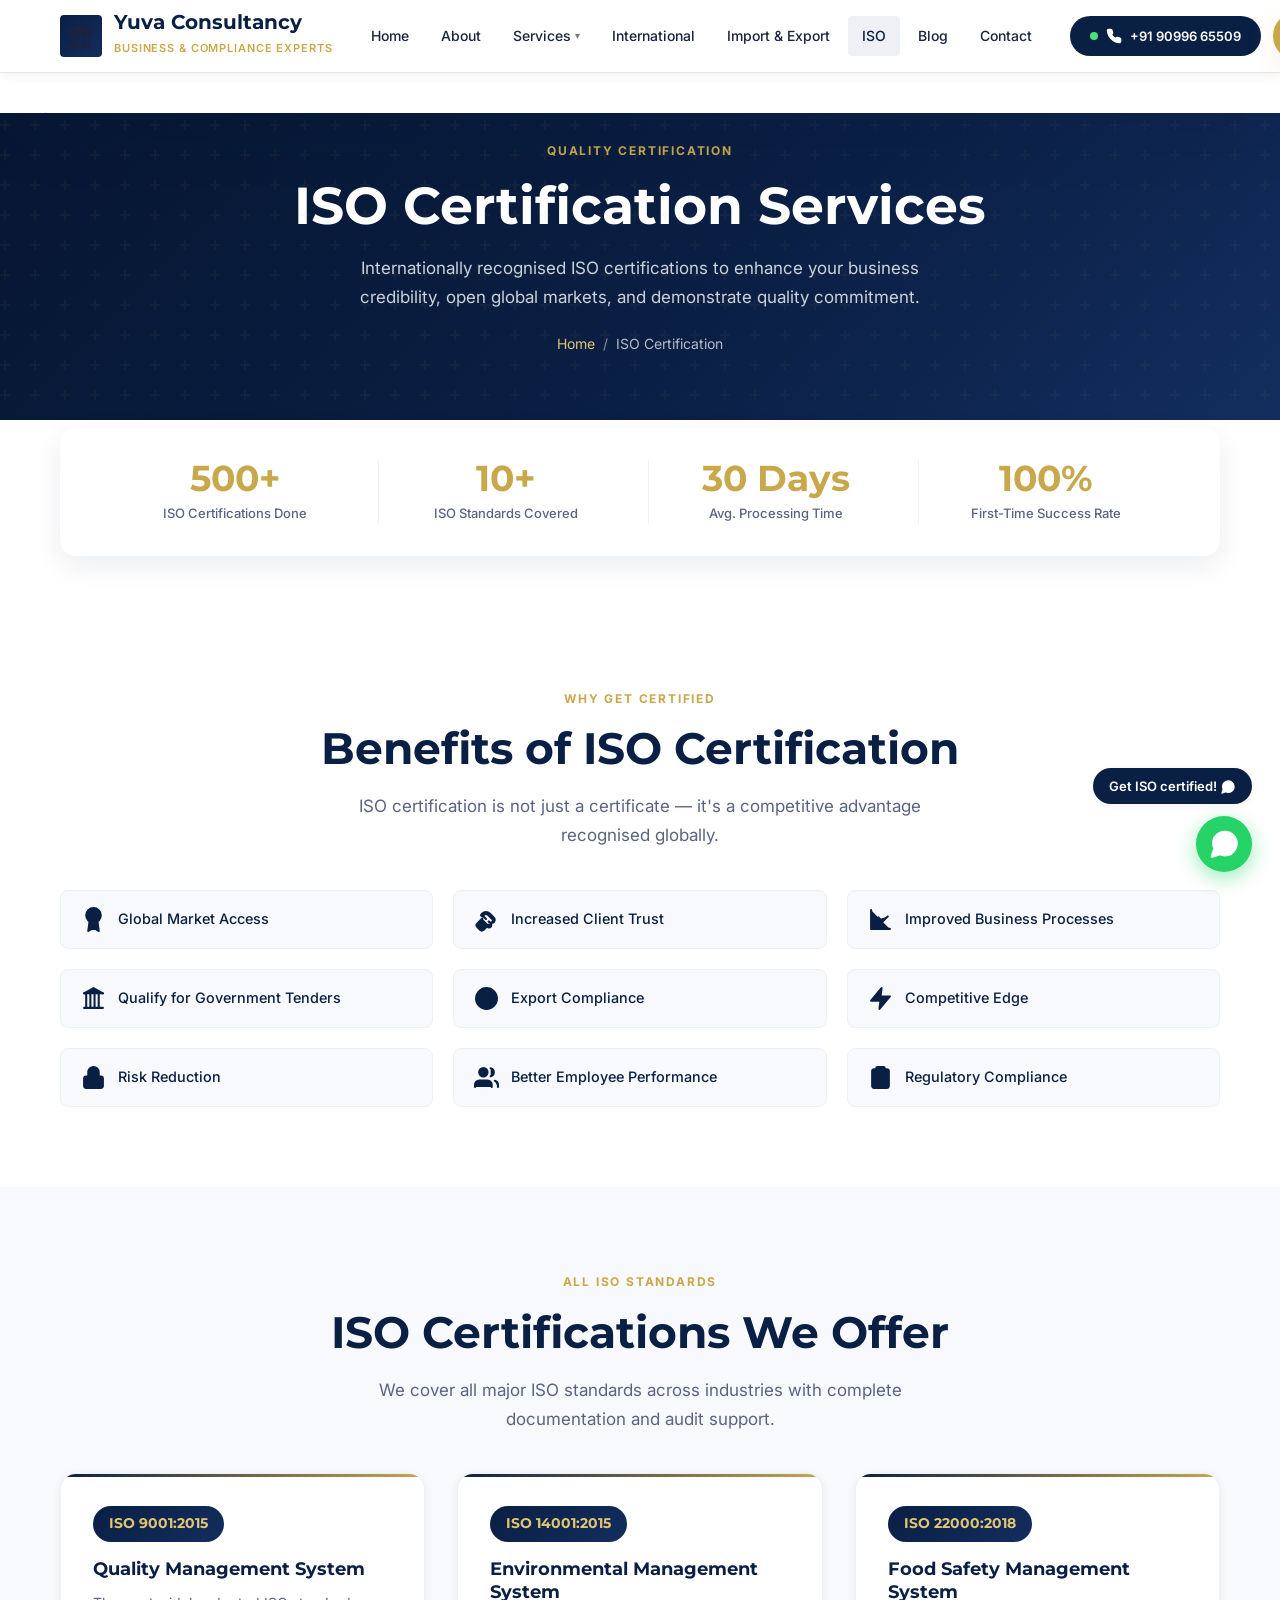
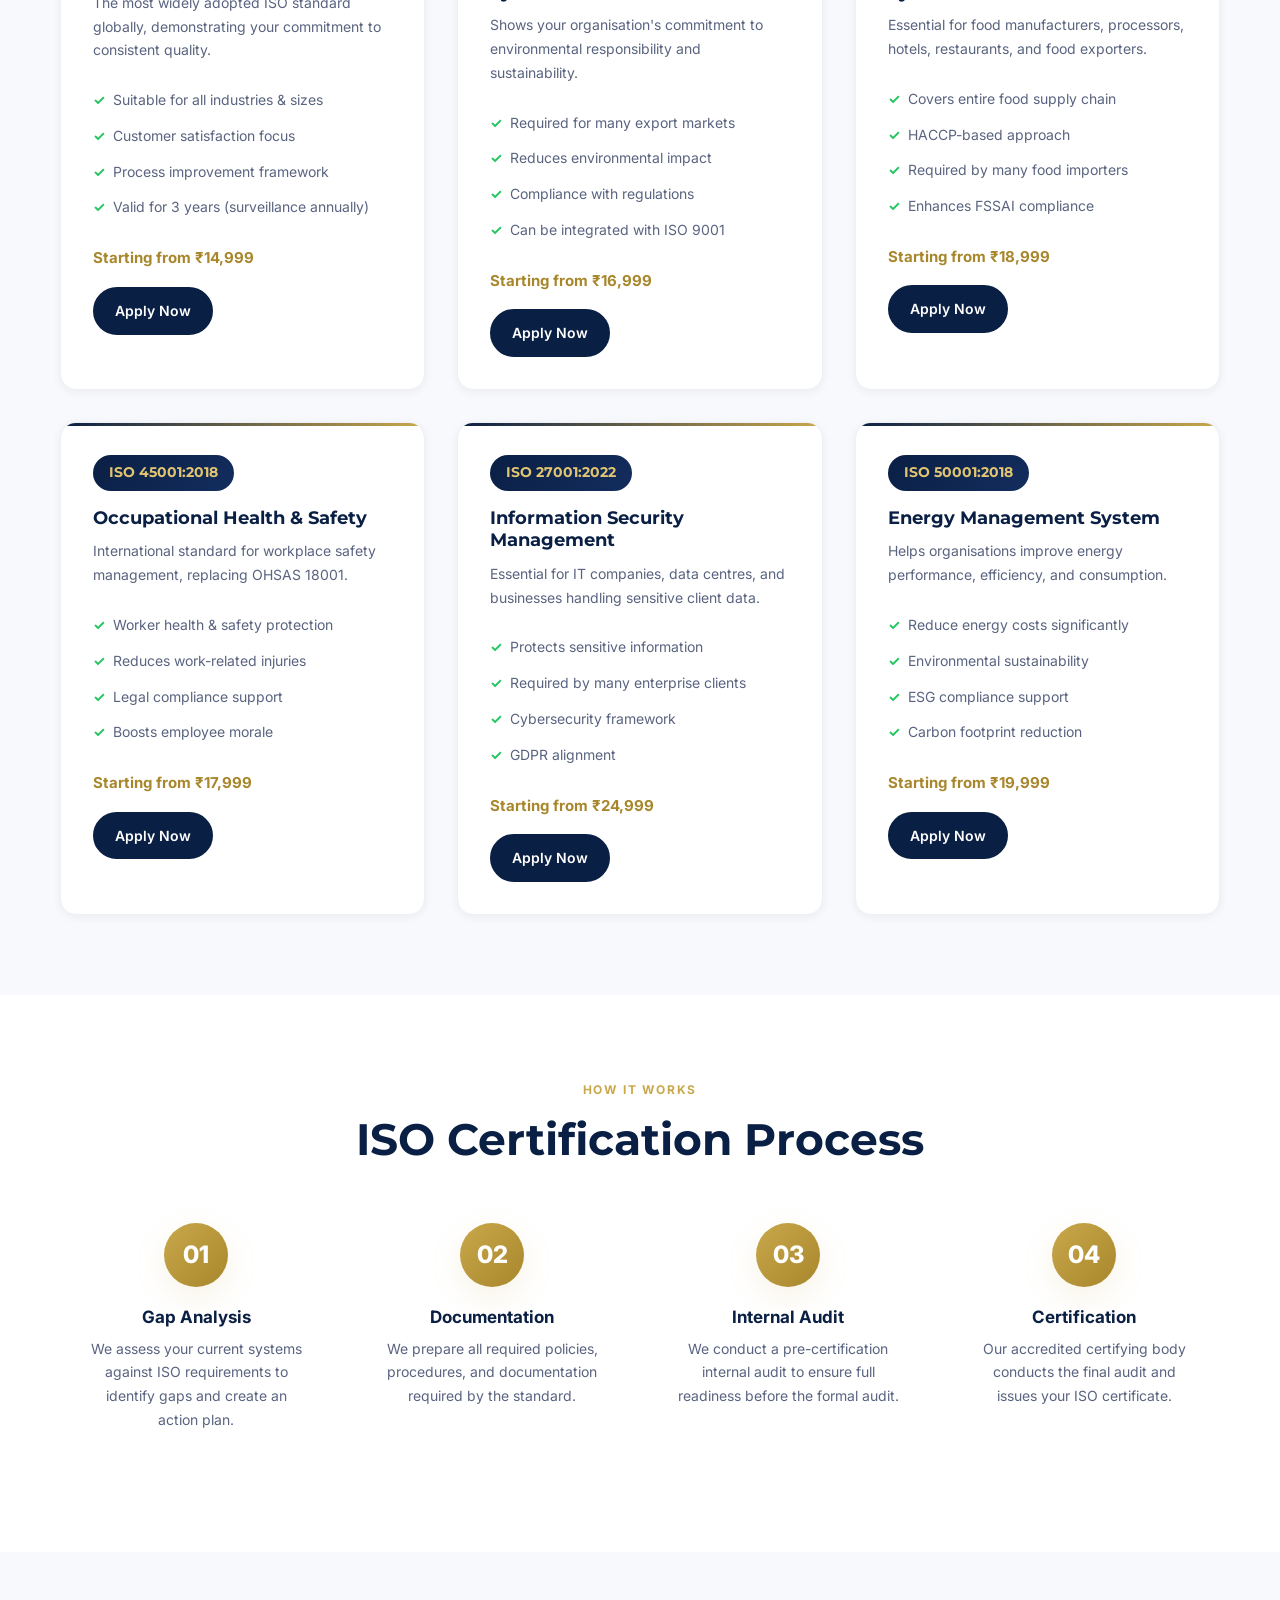
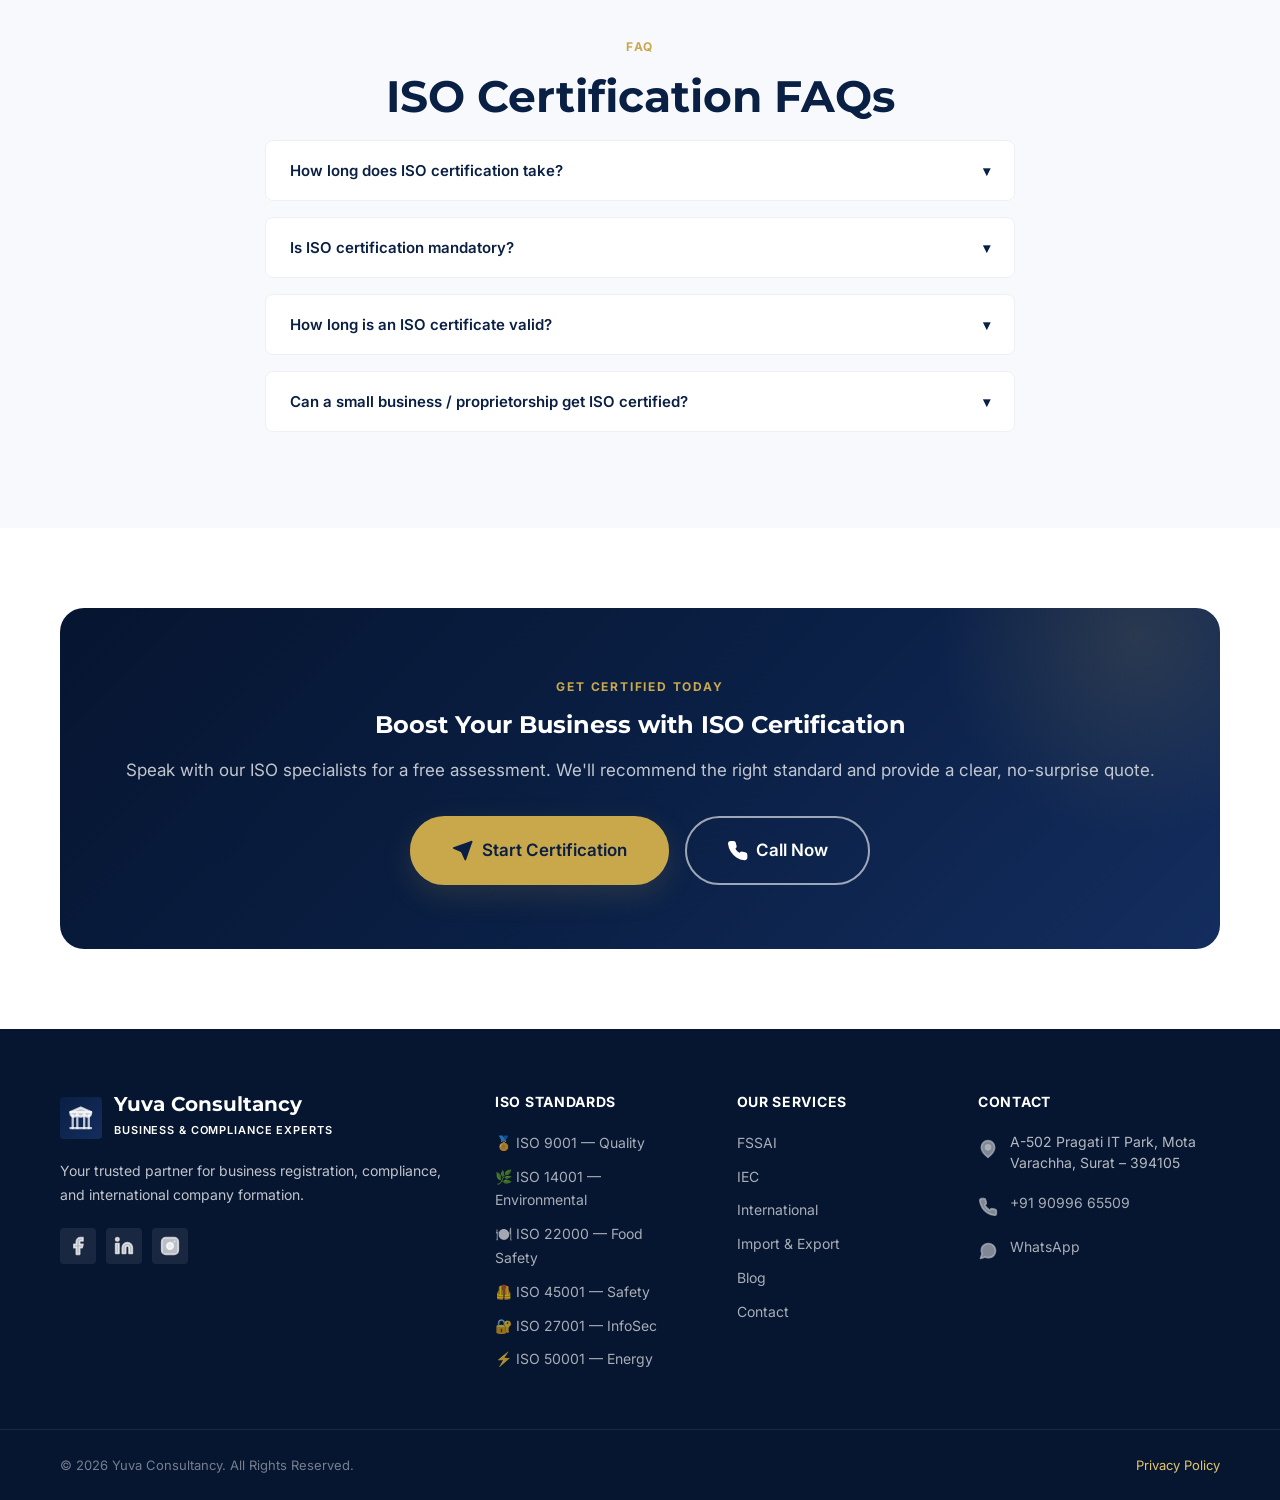
<file: iso.html>
<!DOCTYPE html>
<html lang="en">

<head>
    <meta charset="UTF-8" />
    <meta name="viewport" content="width=device-width, initial-scale=1.0" />
    <title>ISO Certification | Yuva Consultancy — ISO 9001, 14001, 22000, 45001</title>
    <meta name="description"
        content="Get ISO 9001, ISO 14001, ISO 22000, ISO 45001 and more ISO certifications with Yuva Consultancy. Expert guidance, fast processing, affordable pricing." />
    <link rel="icon" href="assets/images/favicon.svg" />
    <link rel="stylesheet" href="assets/css/style.css" />
    <style>
        .iso-card {
            background: var(--white);
            border: 1px solid var(--light-gray);
            border-radius: var(--radius-lg);
            padding: 2rem;
            box-shadow: var(--shadow-sm);
            transition: var(--transition);
            position: relative;
            overflow: hidden;
        }

        .iso-card::before {
            content: '';
            position: absolute;
            top: 0;
            left: 0;
            right: 0;
            height: 3px;
            background: linear-gradient(90deg, var(--navy), var(--gold));
        }

        .iso-card:hover {
            transform: translateY(-4px);
            box-shadow: var(--shadow-md);
        }

        .iso-badge {
            display: inline-block;
            background: linear-gradient(135deg, var(--navy), var(--navy-light));
            color: var(--gold-light);
            padding: 0.375rem 1rem;
            border-radius: 50px;
            font-size: 0.875rem;
            font-weight: 700;
            margin-bottom: 1rem;
            font-family: 'Montserrat', sans-serif;
        }

        .iso-card h3 {
            font-family: 'Montserrat', sans-serif;
            font-size: 1.125rem;
            font-weight: 700;
            color: var(--navy);
            margin-bottom: 0.625rem;
        }

        .iso-card p {
            font-size: 0.875rem;
            color: var(--text-light);
            margin-bottom: 1.25rem;
        }

        .iso-card ul {
            font-size: 0.875rem;
            color: var(--text-light);
        }

        .iso-card ul li {
            padding: 0.375rem 0;
            display: flex;
            gap: 0.5rem;
            align-items: flex-start;
        }

        .iso-card ul li::before {
            content: '✓';
            color: #22c55e;
            font-weight: 700;
            flex-shrink: 0;
        }

        .iso-card .price {
            margin-top: 1.25rem;
            font-size: 0.9375rem;
            font-weight: 700;
            color: var(--gold-dark);
        }

        .benefit-grid {
            display: grid;
            grid-template-columns: repeat(3, 1fr);
            gap: 1.25rem;
        }

        .benefit-pill {
            display: flex;
            align-items: center;
            gap: 0.75rem;
            background: var(--off-white);
            border: 1px solid var(--light-gray);
            padding: 1rem 1.25rem;
            border-radius: var(--radius-md);
            font-size: 0.9rem;
            font-weight: 500;
            color: var(--navy);
        }

        .benefit-pill .icon {
            font-size: 1.25rem;
            display: flex;
            align-items: center;
        }

        @media (max-width:768px) {
            .benefit-grid {
                grid-template-columns: 1fr 1fr;
            }
        }

        @media (max-width:480px) {
            .benefit-grid {
                grid-template-columns: 1fr;
            }
        }
    </style>
</head>

<body>

    <!-- HEADER -->
    <header id="header">
        <div class="container">
            <div class="header-inner">
                <a href="index.html" class="logo">
                    <div class="logo-icon"><svg class="svg-icon" viewBox="0 0 24 24" fill="none" stroke="currentColor" stroke-width="2" stroke-linecap="round" stroke-linejoin="round"><path d="M3 21h18"></path><path d="M3 7v1a3 3 0 0 0 6 0V7m0 1a3 3 0 0 0 6 0V7m0 1a3 3 0 0 0 6 0V7H3"></path><path d="M5 21V10"></path><path d="M9 21V10"></path><path d="M15 21V10"></path><path d="M19 21V10"></path><path d="m3 7 9-4 9 4"></path></svg></div>
                    <div class="logo-text"><strong>Yuva Consultancy</strong><span>Business &amp; Compliance Experts</span></div>
                </a>
                <nav class="nav">
                    <a href="index.html">Home</a><a href="about.html">About</a>
                    <div class="nav-item"><a href="services.html">Services</a>
                        <div class="dropdown">
                            <a href="services.html#fssai"><span class="icon"><svg class="svg-icon" viewBox="0 0 24 24" fill="none" stroke="currentColor" stroke-width="2" stroke-linecap="round" stroke-linejoin="round"><path d="M3 2v7c0 1.1.9 2 2 2h4a2 2 0 0 0 2-2V2"></path><path d="M7 2v20"></path><path d="M21 15V2v0a5 5 0 0 0-5 5v6c0 1.1.9 2 2 2h3Zm0 0v7"></path></svg></span>FSSAI</a>
                            <a href="services.html#iec"><span class="icon"><svg class="svg-icon" viewBox="0 0 24 24" fill="none" stroke="currentColor" stroke-width="2" stroke-linecap="round" stroke-linejoin="round"><circle cx="12" cy="12" r="10"></circle><line x1="2" y1="12" x2="22" y2="12"></line><path d="M12 2a15.3 15.3 0 0 1 4 10 15.3 15.3 0 0 1-4 10 15.3 15.3 0 0 1-4-10 15.3 15.3 0 0 1 4-10z"></path></svg></span>IEC</a>
                            <a href="services.html#dsc"><span class="icon"><svg class="svg-icon" viewBox="0 0 24 24" fill="none" stroke="currentColor" stroke-width="2" stroke-linecap="round" stroke-linejoin="round"><rect x="3" y="11" width="18" height="11" rx="2" ry="2"></rect><path d="M7 11V7a5 5 0 0 1 10 0v4"></path></svg></span>DSC</a>
                        </div>
                    </div>
                    <a href="international.html">International</a><a href="import-export.html">Import &amp; Export</a>
                    <a href="iso.html" class="active">ISO</a><a href="blog.html">Blog</a><a
                        href="contact.html">Contact</a>
                </nav>
                <div class="header-cta">
                    <a href="tel:+919099665509" class="call-btn"><span class="dot"></span> <svg class="svg-icon icon-sm" viewBox="0 0 24 24" fill="none" stroke="currentColor" stroke-width="2" stroke-linecap="round" stroke-linejoin="round"><path d="M22 16.92v3a2 2 0 0 1-2.18 2 19.79 19.79 0 0 1-8.63-3.07 19.5 19.5 0 0 1-6-6 19.79 19.79 0 0 1-3.07-8.67A2 2 0 0 1 4.11 2h3a2 2 0 0 1 2 1.72 12.84 12.84 0 0 0 .7 2.81 2 2 0 0 1-.45 2.11L8.09 9.91a16 16 0 0 0 6 6l1.27-1.27a2 2 0 0 1 2.11-.45 12.84 12.84 0 0 0 2.81.7A2 2 0 0 1 22 16.92z"></path></svg> +91 90996 65509</a>
                    <a href="contact.html" class="btn btn-primary btn-sm">Get Certified</a>
                    <button class="hamburger" id="hamburger"><span></span><span></span><span></span></button>
                </div>
            </div>
        </div>
    </header>
    <div class="mobile-nav" id="mobileNav">
        <a href="index.html"><svg class="svg-icon" viewBox="0 0 24 24" fill="none" stroke="currentColor" stroke-width="2" stroke-linecap="round" stroke-linejoin="round"><path d="m3 9 9-7 9 7v11a2 2 0 0 1-2 2H5a2 2 0 0 1-2-2z"></path><polyline points="9 22 9 12 15 12 15 22"></polyline></svg> Home</a><a href="about.html"><svg class="svg-icon" viewBox="0 0 24 24" fill="none" stroke="currentColor" stroke-width="2" stroke-linecap="round" stroke-linejoin="round"><path d="M16 21v-2a4 4 0 0 0-4-4H6a4 4 0 0 0-4 4v2"></path><circle cx="9" cy="7" r="4"></circle><path d="M22 21v-2a4 4 0 0 0-3-3.87"></path><path d="M16 3.13a4 4 0 0 1 0 7.75"></path></svg> About</a>
        <a href="services.html"><svg class="svg-icon" viewBox="0 0 24 24" fill="none" stroke="currentColor" stroke-width="2" stroke-linecap="round" stroke-linejoin="round"><path d="M16 4h2a2 2 0 0 1 2 2v14a2 2 0 0 1-2 2H6a2 2 0 0 1-2-2V6a2 2 0 0 1 2-2h2"></path><rect x="8" y="2" width="8" height="4" rx="1" ry="1"></rect></svg> Services</a><a href="international.html"><svg class="svg-icon" viewBox="0 0 24 24" fill="none" stroke="currentColor" stroke-width="2" stroke-linecap="round" stroke-linejoin="round"><circle cx="12" cy="12" r="10"></circle><line x1="2" y1="12" x2="22" y2="12"></line><path d="M12 2a15.3 15.3 0 0 1 4 10 15.3 15.3 0 0 1-4 10 15.3 15.3 0 0 1-4-10 15.3 15.3 0 0 1 4-10z"></path></svg> International</a>
        <a href="import-export.html"><svg class="svg-icon" viewBox="0 0 24 24" fill="none" stroke="currentColor" stroke-width="2" stroke-linecap="round" stroke-linejoin="round"><path d="M21 8a2 2 0 0 0-1-1.73l-7-4a2 2 0 0 0-2 0l-7 4A2 2 0 0 0 3 8v8a2 2 0 0 0 1 1.73l7 4a2 2 0 0 0 2 0l7-4A2 2 0 0 0 21 16Z"></path><path d="m3.3 7 8.7 5 8.7-5"></path><path d="M12 22V12"></path></svg> Import &amp; Export</a><a href="iso.html"><svg class="svg-icon" viewBox="0 0 24 24" fill="none" stroke="currentColor" stroke-width="2" stroke-linecap="round" stroke-linejoin="round"><circle cx="12" cy="8" r="7"></circle><polyline points="8.21 13.89 7 23 12 20 17 23 15.79 13.88"></polyline></svg> ISO</a>
        <a href="blog.html"><svg class="svg-icon" viewBox="0 0 24 24" fill="none" stroke="currentColor" stroke-width="2" stroke-linecap="round" stroke-linejoin="round"><path d="M4 19.5v-15A2.5 2.5 0 0 1 6.5 2H20v20H6.5a2.5 2.5 0 0 1-2.5-2.5Z"></path><path d="M8 7h6"></path><path d="M8 11h8"></path></svg> Blog</a><a href="contact.html"><svg class="svg-icon" viewBox="0 0 24 24" fill="none" stroke="currentColor" stroke-width="2" stroke-linecap="round" stroke-linejoin="round"><path d="M22 17a2 2 0 0 1-2 2H4a2 2 0 0 1-2-2V9.5C2 7 4 5 6.5 5H18c2.2 0 4 1.8 4 4v8Z"></path><polyline points="15,9 18,9 18,12"></polyline><path d="m15 5 3 4"></path></svg> Contact</a>
    </div>

    <!-- PAGE HERO -->
    <section class="page-hero">
        <div class="container">
            <span class="section-label">Quality Certification</span>
            <h1>ISO Certification Services</h1>
            <p>Internationally recognised ISO certifications to enhance your business credibility, open global markets, and demonstrate quality commitment.</p>
            <div class="breadcrumb"><a href="index.html">Home</a><span>/</span><span class="current">ISO Certification</span></div>
        </div>
    </section>

    <!-- STATS -->
    <section class="section-sm">
        <div class="container">
            <div class="stats-bar reveal">
                <div class="stat-item">
                    <div class="stat-number"><span data-count="500" data-suffix="+">0+</span></div>
                    <div class="stat-label">ISO Certifications Done</div>
                </div>
                <div class="stat-item">
                    <div class="stat-number"><span data-count="10" data-suffix="+">0+</span></div>
                    <div class="stat-label">ISO Standards Covered</div>
                </div>
                <div class="stat-item">
                    <div class="stat-number"><span data-count="30" data-suffix=" Days">0</span></div>
                    <div class="stat-label">Avg. Processing Time</div>
                </div>
                <div class="stat-item">
                    <div class="stat-number"><span data-count="100" data-suffix="%">0%</span></div>
                    <div class="stat-label">First-Time Success Rate</div>
                </div>
            </div>
        </div>
    </section>

    <!-- WHY ISO -->
    <section class="section">
        <div class="container">
            <div class="text-center reveal">
                <span class="section-label">Why Get Certified</span>
                <h2 class="section-title">Benefits of ISO Certification</h2>
                <p class="section-sub">ISO certification is not just a certificate — it's a competitive advantage recognised globally.</p>
            </div>
            <div class="benefit-grid reveal">
                <div class="benefit-pill"><span class="icon"><svg class="svg-icon" viewBox="0 0 24 24" fill="none" stroke="currentColor" stroke-width="2" stroke-linecap="round" stroke-linejoin="round"><circle cx="12" cy="8" r="7"></circle><polyline points="8.21 13.89 7 23 12 20 17 23 15.79 13.88"></polyline></svg></span>Global Market Access</div>
                <div class="benefit-pill"><span class="icon"><svg class="svg-icon" viewBox="0 0 24 24" fill="none" stroke="currentColor" stroke-width="2" stroke-linecap="round" stroke-linejoin="round"><path d="m11 17 2 2a1 1 0 1 0 3-3"></path><path d="m14 14 .5.5a1 1 0 1 0 3-3l-3.88-3.88a3 3 0 0 0-4.24 0l-.88.88a1 1 0 1 1-1.42-1.42l.88-.88a5 5 0 0 1 7.08 0l3.88 3.88a3 3 0 1 1-4.24 4.24l-.5-.5"></path><path d="m8 11-5 5a2 2 0 0 0 0 3l3 3a2 2 0 0 0 3 0l5-5"></path><path d="m8.5 8.5 3 3"></path></svg></span>Increased Client Trust</div>
                <div class="benefit-pill"><span class="icon"><svg class="svg-icon" viewBox="0 0 24 24" fill="none" stroke="currentColor" stroke-width="2" stroke-linecap="round" stroke-linejoin="round"><path d="M3 3v18h18"></path><path d="m19 9-5 5-4-4-3 3"></path></svg></span>Improved Business Processes</div>
                <div class="benefit-pill"><span class="icon"><svg class="svg-icon" viewBox="0 0 24 24" fill="none" stroke="currentColor" stroke-width="2" stroke-linecap="round" stroke-linejoin="round"><line x1="3" y1="21" x2="21" y2="21"></line><line x1="3" y1="7" x2="21" y2="7"></line><polyline points="3 7 12 2 21 7"></polyline><line x1="5" y1="21" x2="5" y2="7"></line><line x1="9" y1="21" x2="9" y2="7"></line><line x1="13" y1="21" x2="13" y2="7"></line><line x1="17" y1="21" x2="17" y2="7"></line></svg></span>Qualify for Government Tenders</div>
                <div class="benefit-pill"><span class="icon"><svg class="svg-icon" viewBox="0 0 24 24" fill="none" stroke="currentColor" stroke-width="2" stroke-linecap="round" stroke-linejoin="round"><circle cx="12" cy="12" r="10"></circle><line x1="2" y1="12" x2="22" y2="12"></line><path d="M12 2a15.3 15.3 0 0 1 4 10 15.3 15.3 0 0 1-4 10 15.3 15.3 0 0 1-4-10 15.3 15.3 0 0 1 4-10z"></path></svg></span>Export Compliance</div>
                <div class="benefit-pill"><span class="icon"><svg class="svg-icon" viewBox="0 0 24 24" fill="none" stroke="currentColor" stroke-width="2" stroke-linecap="round" stroke-linejoin="round"><polygon points="13 2 3 14 12 14 11 22 21 10 12 10 13 2"></polygon></svg></span>Competitive Edge</div>
                <div class="benefit-pill"><span class="icon"><svg class="svg-icon" viewBox="0 0 24 24" fill="none" stroke="currentColor" stroke-width="2" stroke-linecap="round" stroke-linejoin="round"><rect x="3" y="11" width="18" height="11" rx="2" ry="2"></rect><path d="M7 11V7a5 5 0 0 1 10 0v4"></path></svg></span>Risk Reduction</div>
                <div class="benefit-pill"><span class="icon"><svg class="svg-icon" viewBox="0 0 24 24" fill="none" stroke="currentColor" stroke-width="2" stroke-linecap="round" stroke-linejoin="round"><path d="M17 21v-2a4 4 0 0 0-4-4H5a4 4 0 0 0-4 4v2"></path><circle cx="9" cy="7" r="4"></circle><path d="M23 21v-2a4 4 0 0 0-3-3.87"></path><path d="M16 3.13a4 4 0 0 1 0 7.75"></path></svg></span>Better Employee Performance</div>
                <div class="benefit-pill"><span class="icon"><svg class="svg-icon" viewBox="0 0 24 24" fill="none" stroke="currentColor" stroke-width="2" stroke-linecap="round" stroke-linejoin="round"><path d="M16 4h2a2 2 0 0 1 2 2v14a2 2 0 0 1-2 2H6a2 2 0 0 1-2-2V6a2 2 0 0 1 2-2h2"></path><rect x="8" y="2" width="8" height="4" rx="1" ry="1"></rect></svg></span>Regulatory Compliance</div>
            </div>
        </div>
    </section>

    <!-- ISO TYPES -->
    <section class="section section-bg">
        <div class="container">
            <div class="text-center reveal">
                <span class="section-label">All ISO Standards</span>
                <h2 class="section-title">ISO Certifications We Offer</h2>
                <p class="section-sub">We cover all major ISO standards across industries with complete documentation and audit support.</p>
            </div>
            <div class="grid-3">

                <div class="iso-card reveal">
                    <div class="iso-badge">ISO 9001:2015</div>
                    <h3>Quality Management System</h3>
                    <p>The most widely adopted ISO standard globally, demonstrating your commitment to consistent quality.</p>
                    <ul>
                        <li>Suitable for all industries &amp; sizes</li>
                        <li>Customer satisfaction focus</li>
                        <li>Process improvement framework</li>
                        <li>Valid for 3 years (surveillance annually)</li>
                    </ul>
                    <div class="price">Starting from ₹14,999</div>
                    <a href="contact.html" class="btn btn-navy btn-sm" style="margin-top:1rem;">Apply Now</a>
                </div>

                <div class="iso-card reveal">
                    <div class="iso-badge">ISO 14001:2015</div>
                    <h3>Environmental Management System</h3>
                    <p>Shows your organisation's commitment to environmental responsibility and sustainability.</p>
                    <ul>
                        <li>Required for many export markets</li>
                        <li>Reduces environmental impact</li>
                        <li>Compliance with regulations</li>
                        <li>Can be integrated with ISO 9001</li>
                    </ul>
                    <div class="price">Starting from ₹16,999</div>
                    <a href="contact.html" class="btn btn-navy btn-sm" style="margin-top:1rem;">Apply Now</a>
                </div>

                <div class="iso-card reveal">
                    <div class="iso-badge">ISO 22000:2018</div>
                    <h3>Food Safety Management System</h3>
                    <p>Essential for food manufacturers, processors, hotels, restaurants, and food exporters.</p>
                    <ul>
                        <li>Covers entire food supply chain</li>
                        <li>HACCP-based approach</li>
                        <li>Required by many food importers</li>
                        <li>Enhances FSSAI compliance</li>
                    </ul>
                    <div class="price">Starting from ₹18,999</div>
                    <a href="contact.html" class="btn btn-navy btn-sm" style="margin-top:1rem;">Apply Now</a>
                </div>

                <div class="iso-card reveal">
                    <div class="iso-badge">ISO 45001:2018</div>
                    <h3>Occupational Health &amp; Safety</h3>
                    <p>International standard for workplace safety management, replacing OHSAS 18001.</p>
                    <ul>
                        <li>Worker health &amp; safety protection</li>
                        <li>Reduces work-related injuries</li>
                        <li>Legal compliance support</li>
                        <li>Boosts employee morale</li>
                    </ul>
                    <div class="price">Starting from ₹17,999</div>
                    <a href="contact.html" class="btn btn-navy btn-sm" style="margin-top:1rem;">Apply Now</a>
                </div>

                <div class="iso-card reveal">
                    <div class="iso-badge">ISO 27001:2022</div>
                    <h3>Information Security Management</h3>
                    <p>Essential for IT companies, data centres, and businesses handling sensitive client data.</p>
                    <ul>
                        <li>Protects sensitive information</li>
                        <li>Required by many enterprise clients</li>
                        <li>Cybersecurity framework</li>
                        <li>GDPR alignment</li>
                    </ul>
                    <div class="price">Starting from ₹24,999</div>
                    <a href="contact.html" class="btn btn-navy btn-sm" style="margin-top:1rem;">Apply Now</a>
                </div>

                <div class="iso-card reveal">
                    <div class="iso-badge">ISO 50001:2018</div>
                    <h3>Energy Management System</h3>
                    <p>Helps organisations improve energy performance, efficiency, and consumption.</p>
                    <ul>
                        <li>Reduce energy costs significantly</li>
                        <li>Environmental sustainability</li>
                        <li>ESG compliance support</li>
                        <li>Carbon footprint reduction</li>
                    </ul>
                    <div class="price">Starting from ₹19,999</div>
                    <a href="contact.html" class="btn btn-navy btn-sm" style="margin-top:1rem;">Apply Now</a>
                </div>

            </div>
        </div>
    </section>

    <!-- PROCESS -->
    <section class="section">
        <div class="container">
            <div class="text-center reveal">
                <span class="section-label">How It Works</span>
                <h2 class="section-title">ISO Certification Process</h2>
            </div>
            <div class="grid-4">
                <div class="step-card reveal">
                    <div class="step-number">01</div>
                    <h3>Gap Analysis</h3>
                    <p>We assess your current systems against ISO requirements to identify gaps and create an action plan.</p>
                </div>
                <div class="step-card reveal">
                    <div class="step-number">02</div>
                    <h3>Documentation</h3>
                    <p>We prepare all required policies, procedures, and documentation required by the standard.</p>
                </div>
                <div class="step-card reveal">
                    <div class="step-number">03</div>
                    <h3>Internal Audit</h3>
                    <p>We conduct a pre-certification internal audit to ensure full readiness before the formal audit.</p>
                </div>
                <div class="step-card reveal">
                    <div class="step-number">04</div>
                    <h3>Certification</h3>
                    <p>Our accredited certifying body conducts the final audit and issues your ISO certificate.</p>
                </div>
            </div>
        </div>
    </section>

    <!-- FAQ -->
    <section class="section section-bg">
        <div class="container">
            <div class="text-center reveal"><span class="section-label">FAQ</span>
                <h2 class="section-title">ISO Certification FAQs</h2>
            </div>
            <div style="max-width:750px;margin:0 auto;" class="reveal">
                <div class="faq-item">
                    <button class="faq-q">How long does ISO certification take? <span class="arrow">▾</span></button>
                    <div class="faq-a">ISO certification typically takes 30-60 days depending on the complexity of your business and the standard. With our streamlined process and documentation support, we ensure completion within the minimum possible time.</div>
                </div>
                <div class="faq-item">
                    <button class="faq-q">Is ISO certification mandatory? <span class="arrow">▾</span></button>
                    <div class="faq-a">ISO certification is voluntary for most businesses, but it may be required by clients, for government tenders, or for export to certain markets. It significantly enhances business credibility and competitiveness.</div>
                </div>
                <div class="faq-item">
                    <button class="faq-q">How long is an ISO certificate valid? <span class="arrow">▾</span></button>
                    <div class="faq-a">ISO certificates are valid for 3 years. Surveillance audits are conducted annually, and the full recertification audit happens every 3 years. We support you through the entire lifecycle.</div>
                </div>
                <div class="faq-item">
                    <button class="faq-q">Can a small business / proprietorship get ISO certified? <span class="arrow">▾</span></button>
                    <div class="faq-a">Absolutely. ISO standards like ISO 9001 are designed to be scalable and applicable to organisations of any size — from sole proprietorships to large corporations. We have helped many small businesses get certified at very affordable costs.</div>
                </div>
            </div>
        </div>
    </section>

    <!-- CTA -->
    <section class="section">
        <div class="container">
            <div class="cta-banner reveal">
                <span class="section-label">Get Certified Today</span>
                <h2>Boost Your Business with ISO Certification</h2>
                <p>Speak with our ISO specialists for a free assessment. We'll recommend the right standard and provide a clear, no-surprise quote.</p>
                <div class="btn-group">
                    <a href="contact.html" class="btn btn-primary btn-lg"><svg class="svg-icon" viewBox="0 0 24 24" fill="none" stroke="currentColor" stroke-width="2" stroke-linecap="round" stroke-linejoin="round"><path d="m22 2-7 20-4-9-9-4Z"></path><path d="M22 2 11 13"></path></svg> Start Certification</a>
                    <a href="tel:+919099665509" class="btn btn-outline btn-lg"><svg class="svg-icon" viewBox="0 0 24 24" fill="none" stroke="currentColor" stroke-width="2" stroke-linecap="round" stroke-linejoin="round"><path d="M22 16.92v3a2 2 0 0 1-2.18 2 19.79 19.79 0 0 1-8.63-3.07 19.5 19.5 0 0 1-6-6 19.79 19.79 0 0 1-3.07-8.67A2 2 0 0 1 4.11 2h3a2 2 0 0 1 2 1.72 12.84 12.84 0 0 0 .7 2.81 2 2 0 0 1-.45 2.11L8.09 9.91a16 16 0 0 0 6 6l1.27-1.27a2 2 0 0 1 2.11-.45 12.84 12.84 0 0 0 2.81.7A2 2 0 0 1 22 16.92z"></path></svg> Call Now</a>
                </div>
            </div>
        </div>
    </section>

    <!-- FOOTER -->
    <footer id="footer">
        <div class="footer-top">
            <div class="container">
                <div class="footer-grid">
                    <div class="footer-brand"><a href="index.html" class="logo">
                            <div class="logo-icon"><svg class="svg-icon" viewBox="0 0 24 24" fill="none" stroke="currentColor" stroke-width="2" stroke-linecap="round" stroke-linejoin="round"><path d="M3 21h18"></path><path d="M3 7v1a3 3 0 0 0 6 0V7m0 1a3 3 0 0 0 6 0V7m0 1a3 3 0 0 0 6 0V7H3"></path><path d="M5 21V10"></path><path d="M9 21V10"></path><path d="M15 21V10"></path><path d="M19 21V10"></path><path d="m3 7 9-4 9 4"></path></svg></div>
                            <div class="logo-text"><strong>Yuva Consultancy</strong><span>Business &amp; Compliance Experts</span></div>
                        </a>
                        <p class="footer-about">Your trusted partner for business registration, compliance, and international company formation.</p>
                        <div class="footer-social">
                            <div class="social-btn"><svg class="svg-icon" viewBox="0 0 24 24" fill="none" stroke="currentColor" stroke-width="2" stroke-linecap="round" stroke-linejoin="round"><path d="M18 2h-3a5 5 0 0 0-5 5v3H7v4h3v8h4v-8h3l1-4h-4V7a1 1 0 0 1 1-1h3z"></path></svg></div>
                            <div class="social-btn"><svg class="svg-icon" viewBox="0 0 24 24" fill="none" stroke="currentColor" stroke-width="2" stroke-linecap="round" stroke-linejoin="round"><path d="M16 8a6 6 0 0 1 6 6v7h-4v-7a2 2 0 0 0-2-2 2 2 0 0 0-2 2v7h-4v-7a6 6 0 0 1 6-6z"></path><rect x="2" y="9" width="4" height="12"></rect><circle cx="4" cy="4" r="2"></circle></svg></div>
                            <div class="social-btn"><svg class="svg-icon" viewBox="0 0 24 24" fill="none" stroke="currentColor" stroke-width="2" stroke-linecap="round" stroke-linejoin="round"><rect x="2" y="2" width="20" height="20" rx="5" ry="5"></rect><path d="M16 11.37A4 4 0 1 1 12.63 8 4 4 0 0 1 16 11.37z"></path><line x1="17.5" y1="6.5" x2="17.51" y2="6.5"></line></svg></div>
                        </div>
                    </div>
                    <div class="footer-col">
                        <h4>ISO Standards</h4>
                        <ul>
                            <li><a href="#">🏅 ISO 9001 — Quality</a></li>
                            <li><a href="#">🌿 ISO 14001 — Environmental</a></li>
                            <li><a href="#">🍽️ ISO 22000 — Food Safety</a></li>
                            <li><a href="#">🦺 ISO 45001 — Safety</a></li>
                            <li><a href="#">🔐 ISO 27001 — InfoSec</a></li>
                            <li><a href="#">⚡ ISO 50001 — Energy</a></li>
                        </ul>
                    </div>
                    <div class="footer-col">
                        <h4>Our Services</h4>
                        <ul>
                            <li><a href="services.html#fssai">FSSAI</a></li>
                            <li><a href="services.html#iec">IEC</a></li>
                            <li><a href="international.html">International</a></li>
                            <li><a href="import-export.html">Import &amp; Export</a></li>
                            <li><a href="blog.html">Blog</a></li>
                            <li><a href="contact.html">Contact</a></li>
                        </ul>
                    </div>
                    <div class="footer-col footer-contact">
                        <h4>Contact</h4>
                        <ul>
                            <li><span class="icon"><svg class="svg-icon" viewBox="0 0 24 24" fill="none" stroke="currentColor" stroke-width="2" stroke-linecap="round" stroke-linejoin="round"><path d="M20 10c0 6-8 12-8 12s-8-6-8-12a8 8 0 0 1 16 0Z"></path><circle cx="12" cy="10" r="3"></circle></svg></span><span>A-502 Pragati IT Park, Mota Varachha, Surat – 394105</span></li>
                            <li><span class="icon"><svg class="svg-icon" viewBox="0 0 24 24" fill="none" stroke="currentColor" stroke-width="2" stroke-linecap="round" stroke-linejoin="round"><path d="M22 16.92v3a2 2 0 0 1-2.18 2 19.79 19.79 0 0 1-8.63-3.07 19.5 19.5 0 0 1-6-6 19.79 19.79 0 0 1-3.07-8.67A2 2 0 0 1 4.11 2h3a2 2 0 0 1 2 1.72 12.84 12.84 0 0 0 .7 2.81 2 2 0 0 1-.45 2.11L8.09 9.91a16 16 0 0 0 6 6l1.27-1.27a2 2 0 0 1 2.11-.45 12.84 12.84 0 0 0 2.81.7A2 2 0 0 1 22 16.92z"></path></svg></span><a href="tel:+919099665509">+91 90996 65509</a></li>
                            <li><span class="icon"><svg class="svg-icon" viewBox="0 0 24 24" fill="none" stroke="currentColor" stroke-width="2" stroke-linecap="round" stroke-linejoin="round"><path d="M21 11.5a8.38 8.38 0 0 1-.9 3.8 8.5 8.5 0 0 1-7.6 4.7 8.38 8.38 0 0 1-3.8-.9L3 21l1.9-5.7a8.38 8.38 0 0 1-.9-3.8 8.5 8.5 0 0 1 4.7-7.6 8.38 8.38 0 0 1 3.8-.9h.5a8.48 8.48 0 0 1 8 8v.5z"></path></svg></span><a href="https://wa.me/919099665509">WhatsApp</a></li>
                        </ul>
                    </div>
                </div>
            </div>
        </div>
        <div class="footer-bottom">
            <div class="container" style="display:flex;justify-content:space-between;flex-wrap:wrap;gap:1rem;"><span>© 2026 Yuva Consultancy. All Rights Reserved.</span><span><a href="contact.html">Privacy Policy</a></span></div>
        </div>
    </footer>
    <div class="whatsapp-float"><span class="whatsapp-tooltip">Get ISO certified! <svg class="svg-icon icon-sm" viewBox="0 0 24 24" fill="none" stroke="currentColor" stroke-width="2" stroke-linecap="round" stroke-linejoin="round"><path d="M21 11.5a8.38 8.38 0 0 1-.9 3.8 8.5 8.5 0 0 1-7.6 4.7 8.38 8.38 0 0 1-3.8-.9L3 21l1.9-5.7a8.38 8.38 0 0 1-.9-3.8 8.5 8.5 0 0 1 4.7-7.6 8.38 8.38 0 0 1 3.8-.9h.5a8.48 8.48 0 0 1 8 8v.5z"></path></svg></span><a
            href="https://wa.me/919099665509" target="_blank"><svg class="svg-icon" viewBox="0 0 24 24" fill="none" stroke="currentColor" stroke-width="2" stroke-linecap="round" stroke-linejoin="round"><path d="M21 11.5a8.38 8.38 0 0 1-.9 3.8 8.5 8.5 0 0 1-7.6 4.7 8.38 8.38 0 0 1-3.8-.9L3 21l1.9-5.7a8.38 8.38 0 0 1-.9-3.8 8.5 8.5 0 0 1 4.7-7.6 8.38 8.38 0 0 1 3.8-.9h.5a8.48 8.48 0 0 1 8 8v.5z"></path></svg></a></div>
    <script src="assets/js/main.js"></script>
</body>

</html>
</file>
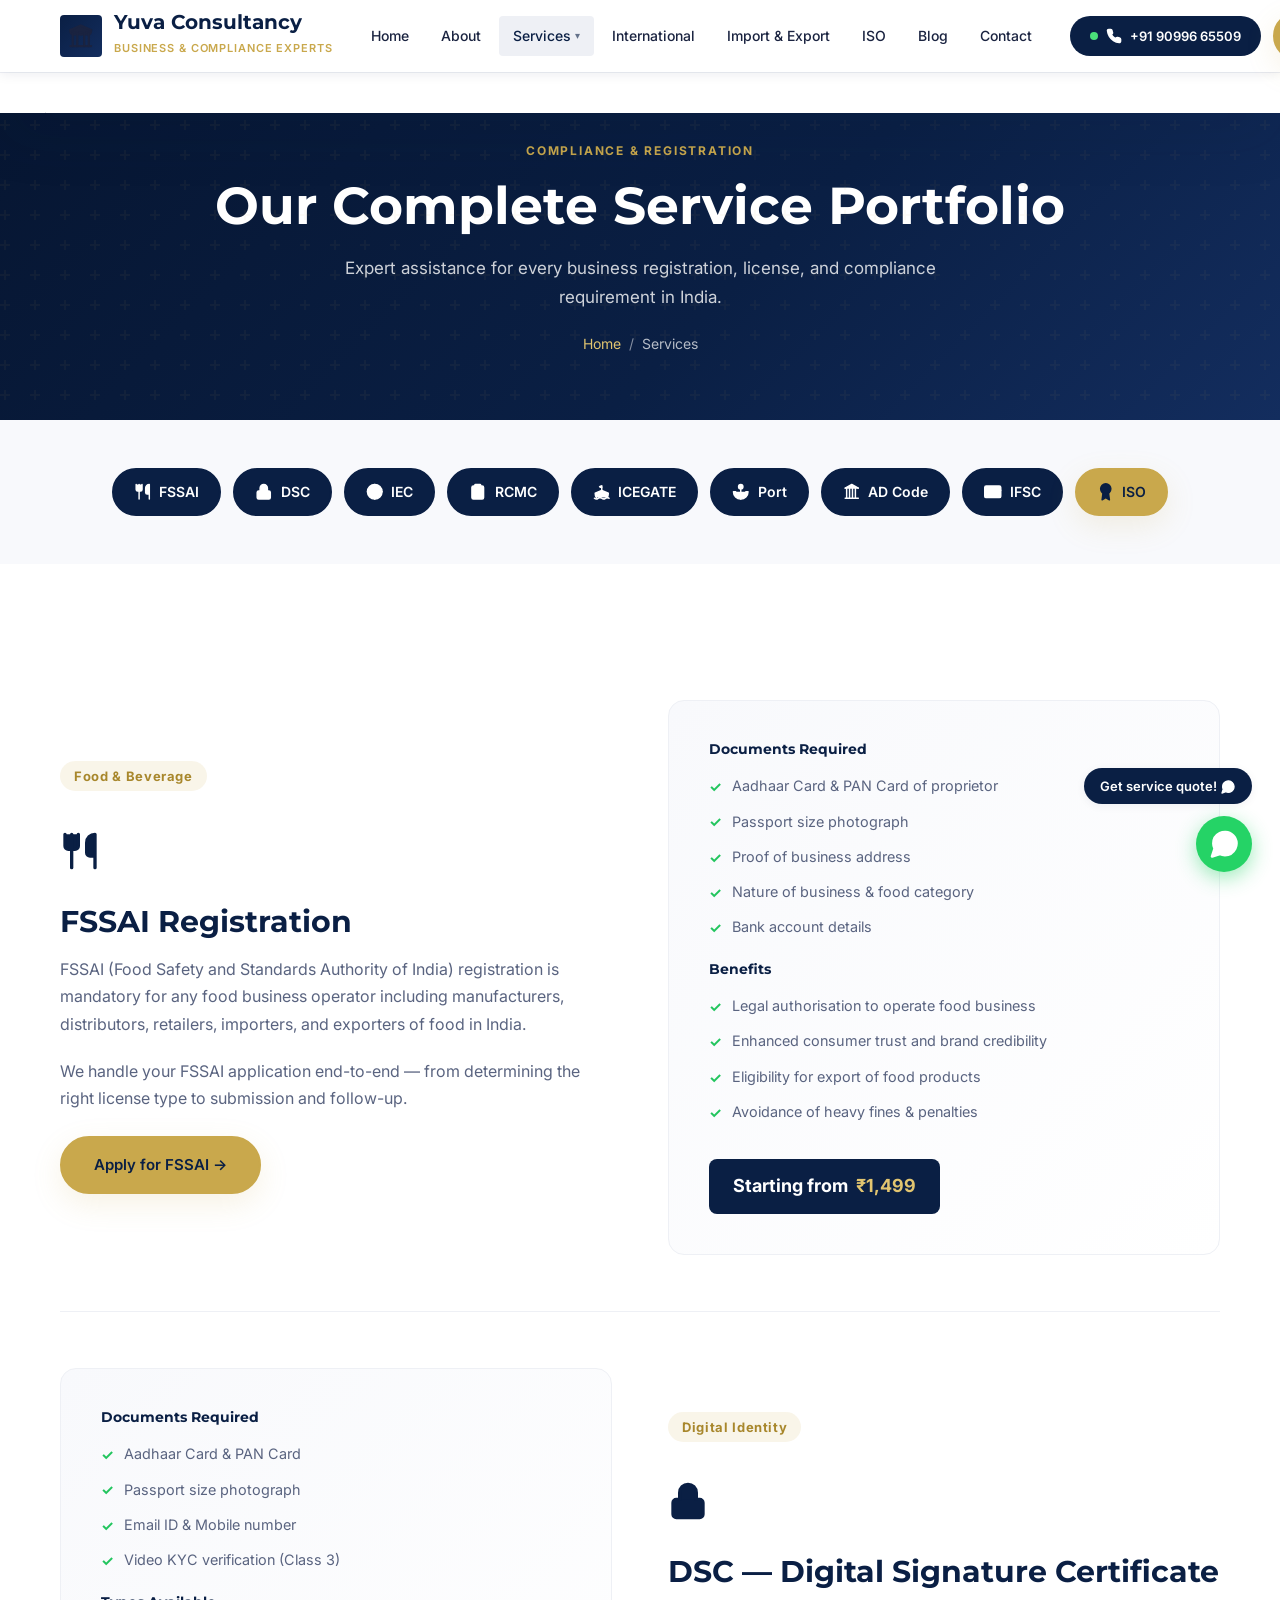
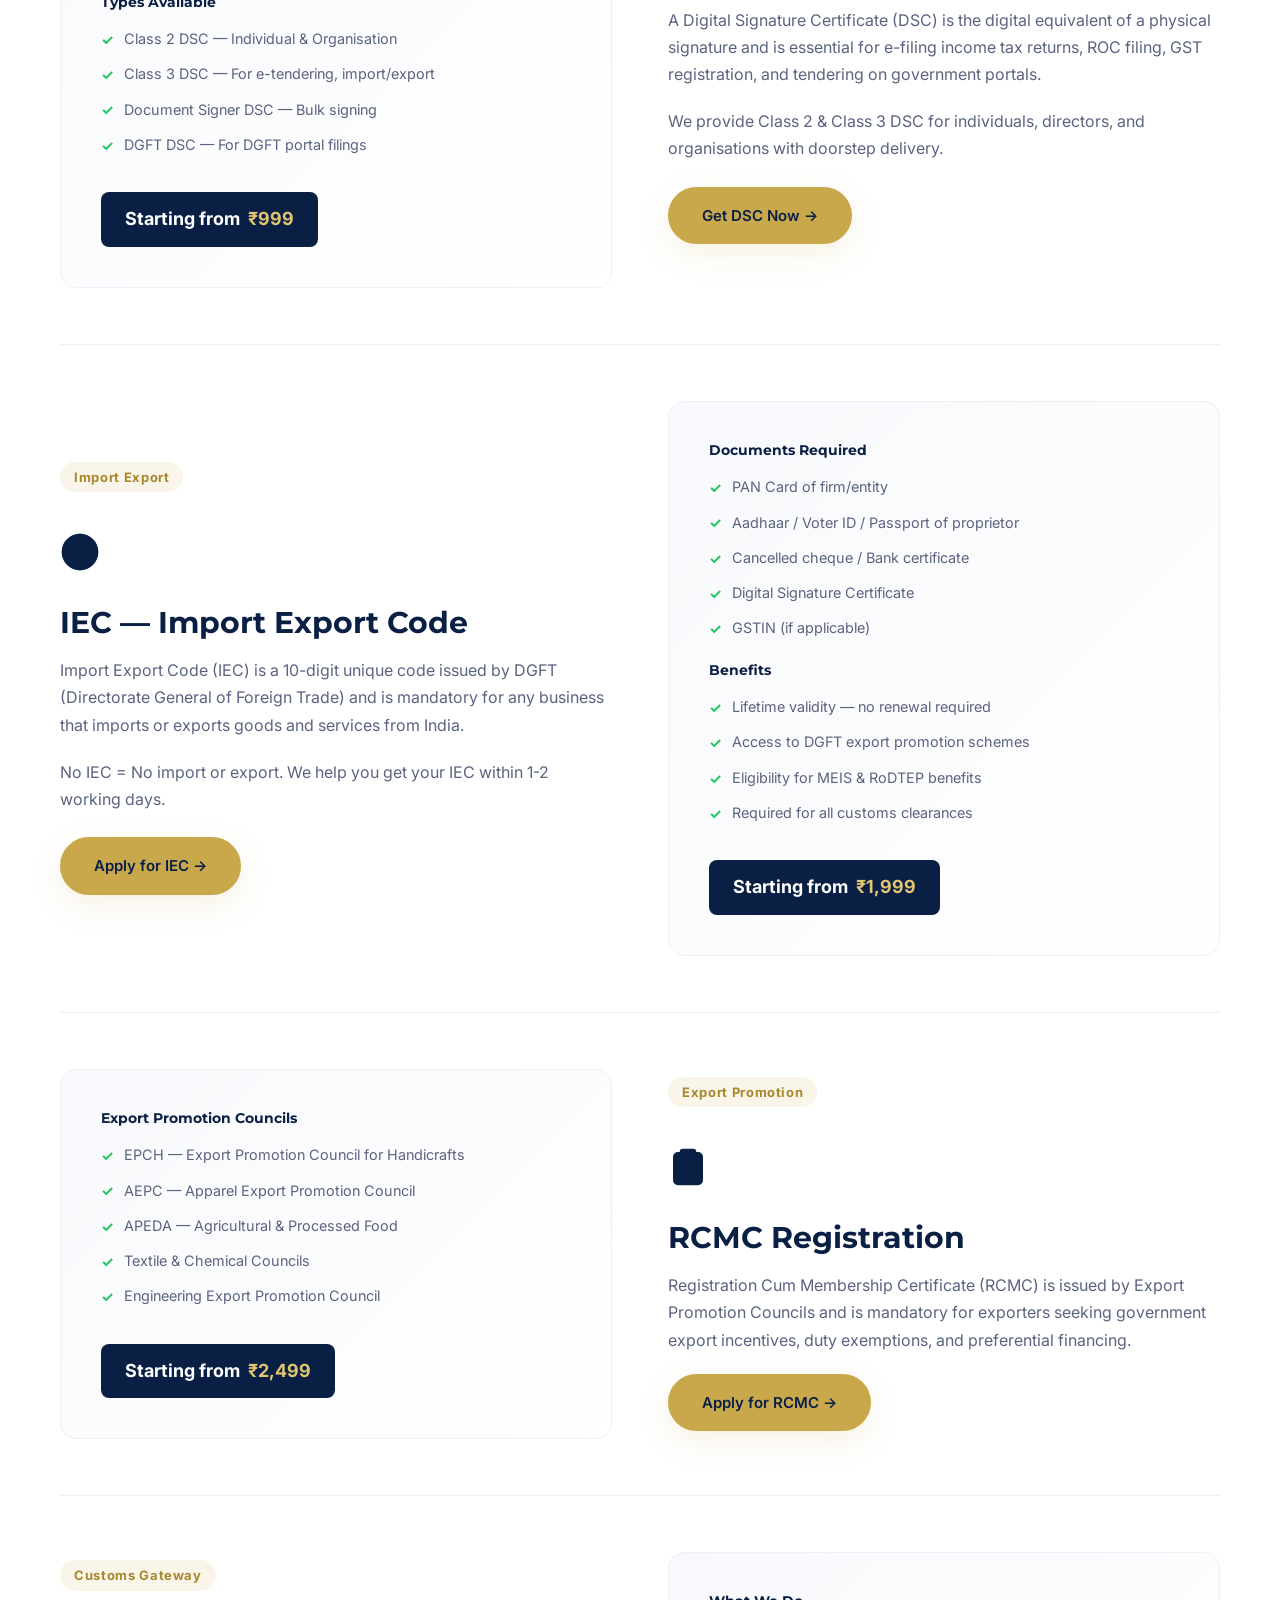
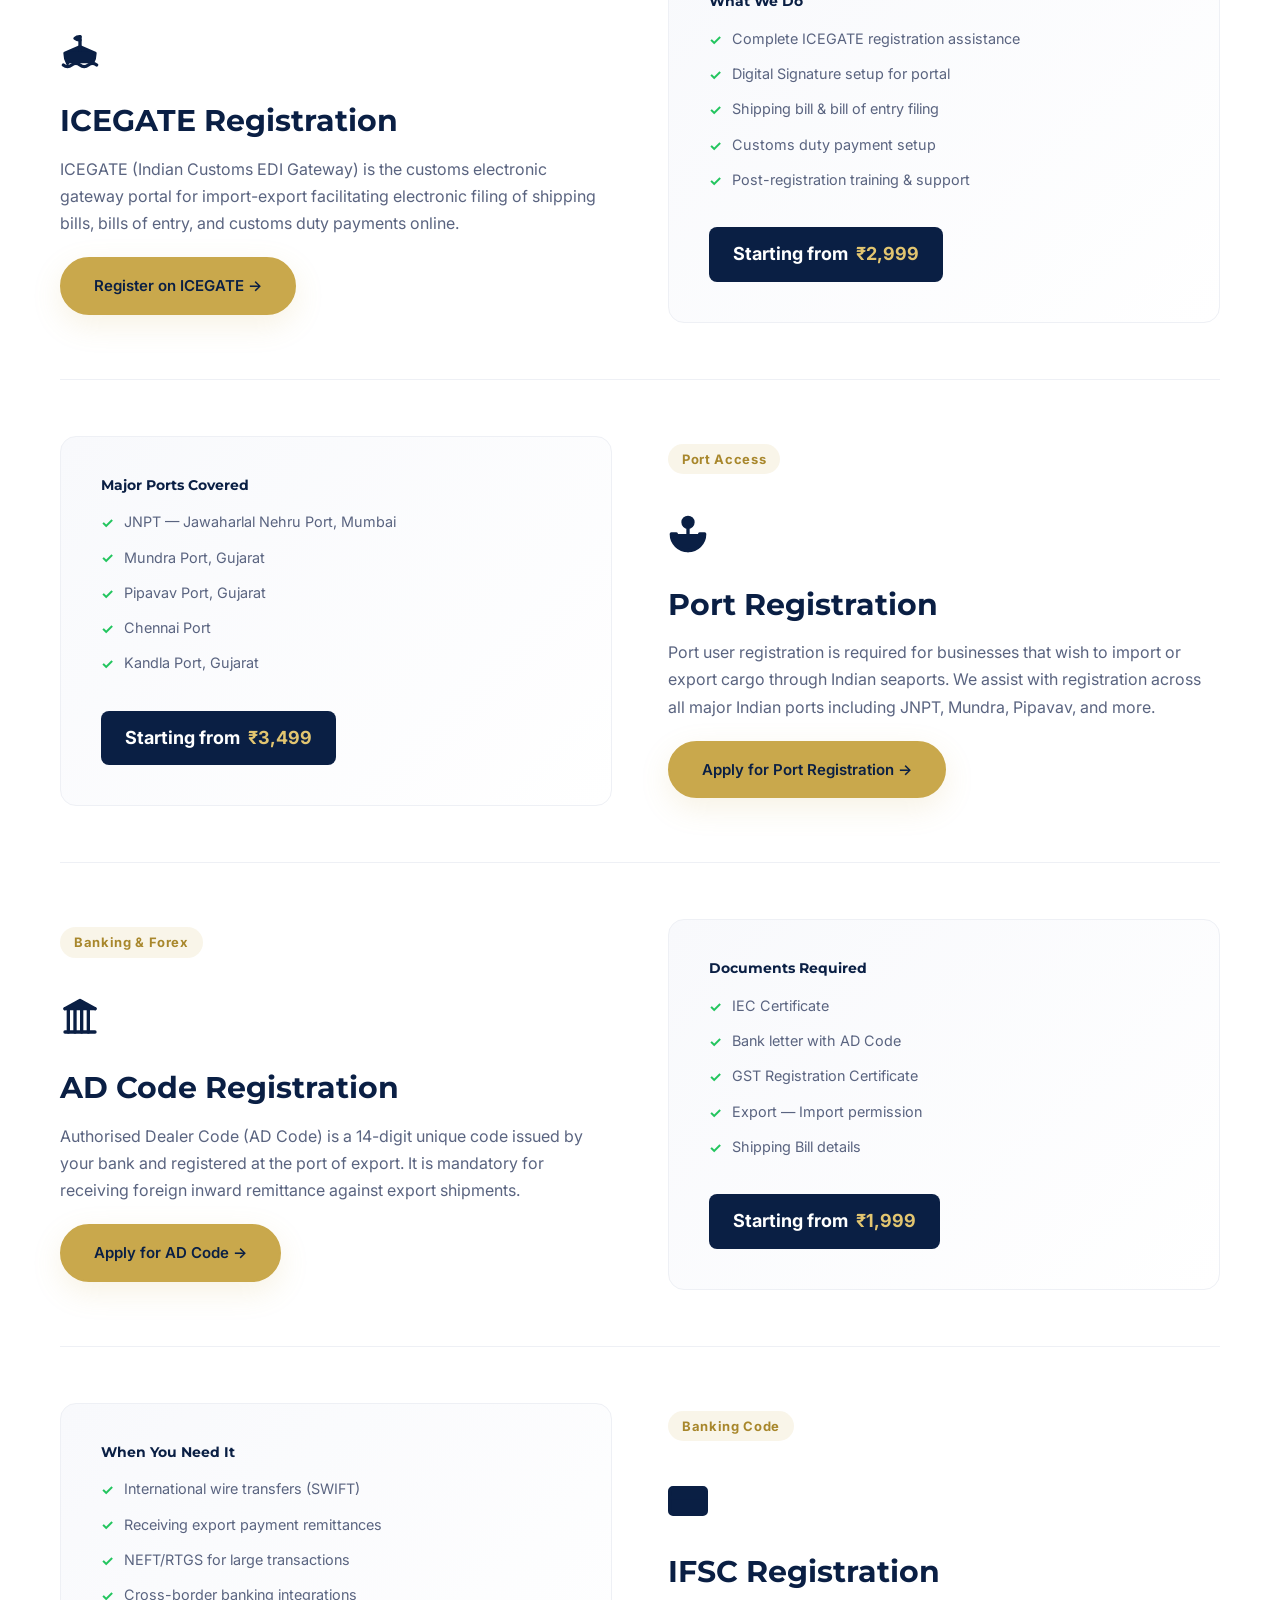
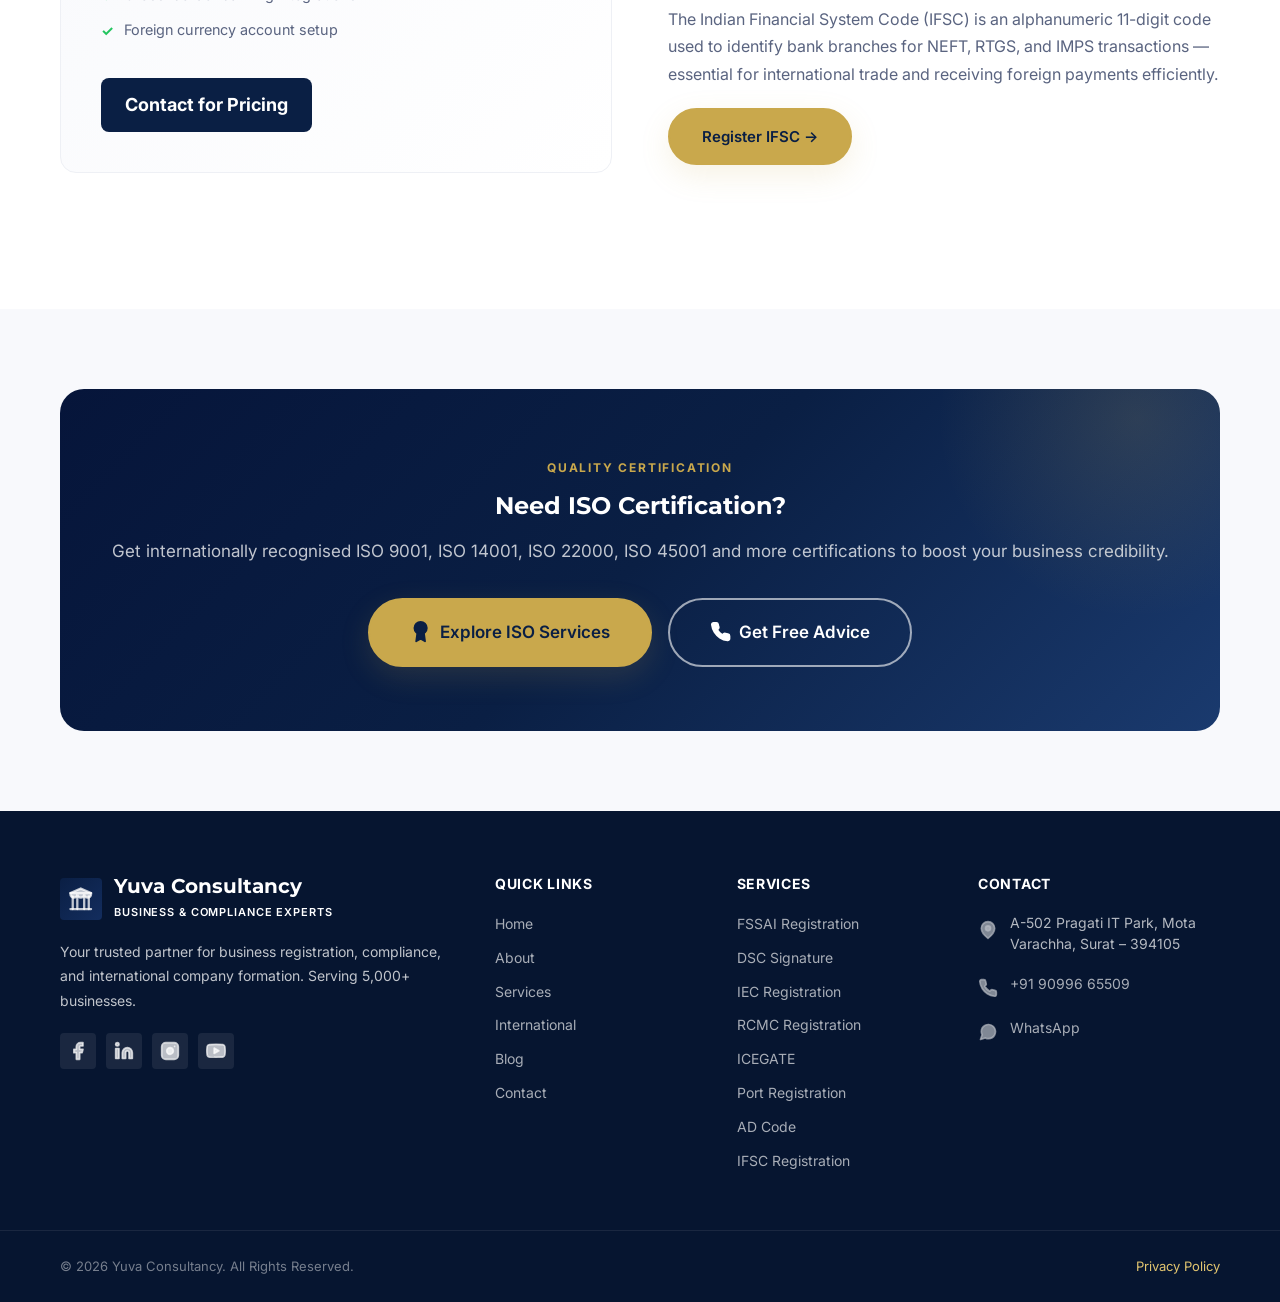
<file: services.html>
<!DOCTYPE html>
<html lang="en">

<head>
    <meta charset="UTF-8" />
    <meta name="viewport" content="width=device-width, initial-scale=1.0" />
    <title>Services | Yuva Consultancy — FSSAI, IEC, DSC, RCMC & More</title>
    <meta name="description"
        content="Explore Yuva Consultancy's full range of services including FSSAI, IEC, DSC, RCMC, ICEGATE, Port, AD Code, IFSC registration and ISO certification." />
    <link rel="icon" href="assets/images/favicon.svg" />
    <link rel="stylesheet" href="assets/css/style.css" />
    <style>
        .service-detail {
            display: grid;
            grid-template-columns: 1fr 1fr;
            gap: 3.5rem;
            align-items: center;
            padding: 3.5rem 0;
            border-bottom: 1px solid var(--light-gray);
        }

        .service-detail:last-child {
            border-bottom: none;
        }

        .service-detail:nth-child(even) .sd-content {
            order: 2;
        }

        .service-detail:nth-child(even) .sd-box {
            order: 1;
        }

        .sd-icon {
            font-size: 3rem;
            margin-bottom: 1rem;
            color: var(--navy);
        }

        .sd-tag {
            display: inline-block;
            background: rgba(201, 168, 76, 0.12);
            color: var(--gold-dark);
            padding: 0.25rem 0.875rem;
            border-radius: 50px;
            font-size: 0.8125rem;
            font-weight: 700;
            letter-spacing: 0.05em;
            margin-bottom: 0.875rem;
        }

        .sd-box {
            background: linear-gradient(135deg, var(--off-white), var(--white));
            border: 1px solid var(--light-gray);
            border-radius: var(--radius-lg);
            padding: 2.5rem;
        }

        .sd-box ul {
            margin-top: 1rem;
        }

        .sd-box ul li {
            display: flex;
            align-items: flex-start;
            gap: 0.625rem;
            font-size: 0.9rem;
            color: var(--text-light);
            margin-bottom: 0.625rem;
        }

        .sd-box ul li::before {
            content: '✓';
            color: #22c55e;
            font-weight: 700;
            flex-shrink: 0;
            margin-top: 0.05rem;
        }

        .sd-box h4 {
            font-family: 'Montserrat', sans-serif;
            font-size: 0.875rem;
            font-weight: 700;
            color: var(--navy);
            margin-bottom: 0.5rem;
        }

        .price-tag {
            display: inline-flex;
            align-items: center;
            gap: 0.5rem;
            background: var(--navy);
            color: var(--white);
            padding: 0.75rem 1.5rem;
            border-radius: var(--radius-md);
            font-size: 1.125rem;
            font-weight: 700;
            margin-top: 1.5rem;
        }

        .price-tag span {
            color: var(--gold-light);
        }

        @media (max-width: 768px) {
            .service-detail {
                grid-template-columns: 1fr;
            }

            .service-detail:nth-child(even) .sd-content,
            .service-detail:nth-child(even) .sd-box {
                order: unset;
            }
        }
    </style>
</head>

<body>

    <!-- HEADER -->
    <header id="header">
        <div class="container">
            <div class="header-inner">
                <a href="index.html" class="logo">
                    <div class="logo-icon"><svg class="svg-icon" viewBox="0 0 24 24" fill="none" stroke="currentColor" stroke-width="2" stroke-linecap="round" stroke-linejoin="round"><path d="M3 21h18"></path><path d="M3 7v1a3 3 0 0 0 6 0V7m0 1a3 3 0 0 0 6 0V7m0 1a3 3 0 0 0 6 0V7H3"></path><path d="M5 21V10"></path><path d="M9 21V10"></path><path d="M15 21V10"></path><path d="M19 21V10"></path><path d="m3 7 9-4 9 4"></path></svg></div>
                    <div class="logo-text"><strong>Yuva Consultancy</strong><span>Business &amp; Compliance Experts</span></div>
                </a>
                <nav class="nav">
                    <a href="index.html">Home</a><a href="about.html">About</a>
                    <div class="nav-item"><a href="services.html" class="active">Services</a>
                        <div class="dropdown">
                            <a href="#fssai"><span class="icon"><svg class="svg-icon" viewBox="0 0 24 24" fill="none" stroke="currentColor" stroke-width="2" stroke-linecap="round" stroke-linejoin="round"><path d="M3 2v7c0 1.1.9 2 2 2h4a2 2 0 0 0 2-2V2"></path><path d="M7 2v20"></path><path d="M21 15V2 v0a5 5 0 0 0-5 5v6c0 1.1.9 2 2 2h3Zm0 0v7"></path></svg></span>FSSAI Registration</a>
                            <a href="#dsc"><span class="icon"><svg class="svg-icon" viewBox="0 0 24 24" fill="none" stroke="currentColor" stroke-width="2" stroke-linecap="round" stroke-linejoin="round"><rect x="3" y="11" width="18" height="11" rx="2" ry="2"></rect><path d="M7 11V7a5 5 0 0 1 10 0v4"></path></svg></span>DSC Signature</a>
                            <a href="#iec"><span class="icon"><svg class="svg-icon" viewBox="0 0 24 24" fill="none" stroke="currentColor" stroke-width="2" stroke-linecap="round" stroke-linejoin="round"><circle cx="12" cy="12" r="10"></circle><line x1="2" y1="12" x2="22" y2="12"></line><path d="M12 2a15.3 15.3 0 0 1 4 10 15.3 15.3 0 0 1-4 10 15.3 15.3 0 0 1-4-10 15.3 15.3 0 0 1 4-10z"></path></svg></span>IEC Registration</a>
                            <a href="#rcmc"><span class="icon"><svg class="svg-icon" viewBox="0 0 24 24" fill="none" stroke="currentColor" stroke-width="2" stroke-linecap="round" stroke-linejoin="round"><path d="M16 4h2a2 2 0 0 1 2 2v14a2 2 0 0 1-2 2H6a2 2 0 0 1-2-2V6a2 2 0 0 1 2-2h2"></path><rect x="8" y="2" width="8" height="4" rx="1" ry="1"></rect></svg></span>RCMC Registration</a>
                            <a href="#icegate"><span class="icon"><svg class="svg-icon" viewBox="0 0 24 24" fill="none" stroke="currentColor" stroke-width="2" stroke-linecap="round" stroke-linejoin="round"><path d="M2 21c.6.5 1.2 1 2.5 1 2.5 0 2.5-2 5-2 1.3 0 1.9.5 2.5 1 .6.5 1.2 1 2.5 1 2.5 0 2.5-2 5-2 1.3 0 1.9.5 2.5 1"></path><path d="M19.38 20A11.6 11.6 0 0 0 21 14l-9-4-9 4a11.6 11.6 0 0 0 1.62 6"></path><path d="M12 12.5V4"></path><path d="M12 4c-2 0-3 1-3 1s1 1 3 1"></path><path d="M5 14h14"></path></svg></span>ICEGATE</a>
                            <a href="#port"><span class="icon"><svg class="svg-icon" viewBox="0 0 24 24" fill="none" stroke="currentColor" stroke-width="2" stroke-linecap="round" stroke-linejoin="round"><circle cx="12" cy="5" r="3"></circle><line x1="12" y1="22" x2="12" y2="8"></line><path d="M5 12H2a10 10 0 0 0 20 0h-3"></path></svg></span>Port Registration</a>
                            <a href="#adcode"><span class="icon"><svg class="svg-icon" viewBox="0 0 24 24" fill="none" stroke="currentColor" stroke-width="2" stroke-linecap="round" stroke-linejoin="round"><line x1="3" y1="21" x2="21" y2="21"></line><line x1="3" y1="7" x2="21" y2="7"></line><polyline points="3 7 12 2 21 7"></polyline><line x1="5" y1="21" x2="5" y2="7"></line><line x1="9" y1="21" x2="9" y2="7"></line><line x1="13" y1="21" x2="13" y2="7"></line><line x1="17" y1="21" x2="17" y2="7"></line></svg></span>AD Code</a>
                            <a href="#ifsc"><span class="icon"><svg class="svg-icon" viewBox="0 0 24 24" fill="none" stroke="currentColor" stroke-width="2" stroke-linecap="round" stroke-linejoin="round"><rect x="1" y="4" width="22" height="16" rx="2" ry="2"></rect><line x1="1" y1="10" x2="23" y2="10"></line></svg></span>IFSC Registration</a>
                        </div>
                    </div>
                    <a href="international.html">International</a><a href="import-export.html">Import &amp; Export</a>
                    <a href="iso.html">ISO</a><a href="blog.html">Blog</a><a href="contact.html">Contact</a>
                </nav>
                <div class="header-cta">
                    <a href="tel:+919099665509" class="call-btn"><span class="dot"></span> <svg class="svg-icon icon-sm" viewBox="0 0 24 24" fill="none" stroke="currentColor" stroke-width="2" stroke-linecap="round" stroke-linejoin="round"><path d="M22 16.92v3a2 2 0 0 1-2.18 2 19.79 19.79 0 0 1-8.63-3.07 19.5 19.5 0 0 1-6-6 19.79 19.79 0 0 1-3.07-8.67A2 2 0 0 1 4.11 2h3a2 2 0 0 1 2 1.72 12.84 12.84 0 0 0 .7 2.81 2 2 0 0 1-.45 2.11L8.09 9.91a16 16 0 0 0 6 6l1.27-1.27a2 2 0 0 1 2.11-.45 12.84 12.84 0 0 0 2.81.7A2 2 0 0 1 22 16.92z"></path></svg> +91 90996 65509</a>
                    <a href="contact.html" class="btn btn-primary btn-sm">Free Quote</a>
                    <button class="hamburger" id="hamburger"><span></span><span></span><span></span></button>
                </div>
            </div>
        </div>
    </header>
    <div class="mobile-nav" id="mobileNav">
        <a href="index.html"><svg class="svg-icon" viewBox="0 0 24 24" fill="none" stroke="currentColor" stroke-width="2" stroke-linecap="round" stroke-linejoin="round"><path d="m3 9 9-7 9 7v11a2 2 0 0 1-2 2H5a2 2 0 0 1-2-2z"></path><polyline points="9 22 9 12 15 12 15 22"></polyline></svg> Home</a><a href="about.html"><svg class="svg-icon" viewBox="0 0 24 24" fill="none" stroke="currentColor" stroke-width="2" stroke-linecap="round" stroke-linejoin="round"><path d="M16 21v-2a4 4 0 0 0-4-4H6a4 4 0 0 0-4 4v2"></path><circle cx="9" cy="7" r="4"></circle><path d="M22 21v-2a4 4 0 0 0-3-3.87"></path><path d="M16 3.13a4 4 0 0 1 0 7.75"></path></svg> About</a>
        <a href="services.html"><svg class="svg-icon" viewBox="0 0 24 24" fill="none" stroke="currentColor" stroke-width="2" stroke-linecap="round" stroke-linejoin="round"><path d="M16 4h2a2 2 0 0 1 2 2v14a2 2 0 0 1-2 2H6a2 2 0 0 1-2-2V6a2 2 0 0 1 2-2h2"></path><rect x="8" y="2" width="8" height="4" rx="1" ry="1"></rect></svg> Services</a><a href="international.html"><svg class="svg-icon" viewBox="0 0 24 24" fill="none" stroke="currentColor" stroke-width="2" stroke-linecap="round" stroke-linejoin="round"><circle cx="12" cy="12" r="10"></circle><line x1="2" y1="12" x2="22" y2="12"></line><path d="M12 2a15.3 15.3 0 0 1 4 10 15.3 15.3 0 0 1-4 10 15.3 15.3 0 0 1-4-10 15.3 15.3 0 0 1 4-10z"></path></svg> International</a>
        <a href="import-export.html"><svg class="svg-icon" viewBox="0 0 24 24" fill="none" stroke="currentColor" stroke-width="2" stroke-linecap="round" stroke-linejoin="round"><path d="M21 8a2 2 0 0 0-1-1.73l-7-4a2 2 0 0 0-2 0l-7 4A2 2 0 0 0 3 8v8a2 2 0 0 0 1 1.73l7 4a2 2 0 0 0 2 0l7-4A2 2 0 0 0 21 16Z"></path><path d="m3.3 7 8.7 5 8.7-5"></path><path d="M12 22V12"></path></svg> Import &amp; Export</a><a href="iso.html"><svg class="svg-icon" viewBox="0 0 24 24" fill="none" stroke="currentColor" stroke-width="2" stroke-linecap="round" stroke-linejoin="round"><circle cx="12" cy="8" r="7"></circle><polyline points="8.21 13.89 7 23 12 20 17 23 15.79 13.88"></polyline></svg> ISO</a>
        <a href="blog.html"><svg class="svg-icon" viewBox="0 0 24 24" fill="none" stroke="currentColor" stroke-width="2" stroke-linecap="round" stroke-linejoin="round"><path d="M4 19.5v-15A2.5 2.5 0 0 1 6.5 2H20v20H6.5a2.5 2.5 0 0 1-2.5-2.5Z"></path><path d="M8 7h6"></path><path d="M8 11h8"></path></svg> Blog</a><a href="contact.html"><svg class="svg-icon" viewBox="0 0 24 24" fill="none" stroke="currentColor" stroke-width="2" stroke-linecap="round" stroke-linejoin="round"><path d="M22 17a2 2 0 0 1-2 2H4a2 2 0 0 1-2-2V9.5C2 7 4 5 6.5 5H18c2.2 0 4 1.8 4 4v8Z"></path><polyline points="15,9 18,9 18,12"></polyline><path d="m15 5 3 4"></path></svg> Contact</a>
    </div>

    <!-- PAGE HERO -->
    <section class="page-hero">
        <div class="container">
            <span class="section-label">Compliance &amp; Registration</span>
            <h1>Our Complete Service Portfolio</h1>
            <p>Expert assistance for every business registration, license, and compliance requirement in India.</p>
            <div class="breadcrumb"><a href="index.html">Home</a><span>/</span><span class="current">Services</span>
            </div>
        </div>
    </section>

    <!-- QUICK NAV -->
    <section class="section-sm section-bg">
        <div class="container">
            <div style="display:flex;flex-wrap:wrap;gap:0.75rem;justify-content:center;">
                <a href="#fssai" class="btn btn-navy btn-sm"><svg class="svg-icon" viewBox="0 0 24 24" fill="none" stroke="currentColor" stroke-width="2" stroke-linecap="round" stroke-linejoin="round"><path d="M3 2v7c0 1.1.9 2 2 2h4a2 2 0 0 0 2-2V2"></path><path d="M7 2v20"></path><path d="M21 15V2v0a5 5 0 0 0-5 5v6c0 1.1.9 2 2 2h3Zm0 0v7"></path></svg> FSSAI</a>
                <a href="#dsc" class="btn btn-navy btn-sm"><svg class="svg-icon" viewBox="0 0 24 24" fill="none" stroke="currentColor" stroke-width="2" stroke-linecap="round" stroke-linejoin="round"><rect x="3" y="11" width="18" height="11" rx="2" ry="2"></rect><path d="M7 11V7a5 5 0 0 1 10 0v4"></path></svg> DSC</a>
                <a href="#iec" class="btn btn-navy btn-sm"><svg class="svg-icon" viewBox="0 0 24 24" fill="none" stroke="currentColor" stroke-width="2" stroke-linecap="round" stroke-linejoin="round"><circle cx="12" cy="12" r="10"></circle><line x1="2" y1="12" x2="22" y2="12"></line><path d="M12 2a15.3 15.3 0 0 1 4 10 15.3 15.3 0 0 1-4 10 15.3 15.3 0 0 1-4-10 15.3 15.3 0 0 1 4-10z"></path></svg> IEC</a>
                <a href="#rcmc" class="btn btn-navy btn-sm"><svg class="svg-icon" viewBox="0 0 24 24" fill="none" stroke="currentColor" stroke-width="2" stroke-linecap="round" stroke-linejoin="round"><path d="M16 4h2a2 2 0 0 1 2 2v14a2 2 0 0 1-2 2H6a2 2 0 0 1-2-2V6a2 2 0 0 1 2-2h2"></path><rect x="8" y="2" width="8" height="4" rx="1" ry="1"></rect></svg> RCMC</a>
                <a href="#icegate" class="btn btn-navy btn-sm"><svg class="svg-icon" viewBox="0 0 24 24" fill="none" stroke="currentColor" stroke-width="2" stroke-linecap="round" stroke-linejoin="round"><path d="M2 21c.6.5 1.2 1 2.5 1 2.5 0 2.5-2 5-2 1.3 0 1.9.5 2.5 1 .6.5 1.2 1 2.5 1 2.5 0 2.5-2 5-2 1.3 0 1.9.5 2.5 1"></path><path d="M19.38 20A11.6 11.6 0 0 0 21 14l-9-4-9 4a11.6 11.6 0 0 0 1.62 6"></path><path d="M12 12.5V4"></path><path d="M12 4c-2 0-3 1-3 1s1 1 3 1"></path><path d="M5 14h14"></path></svg> ICEGATE</a>
                <a href="#port" class="btn btn-navy btn-sm"><svg class="svg-icon" viewBox="0 0 24 24" fill="none" stroke="currentColor" stroke-width="2" stroke-linecap="round" stroke-linejoin="round"><circle cx="12" cy="5" r="3"></circle><line x1="12" y1="22" x2="12" y2="8"></line><path d="M5 12H2a10 10 0 0 0 20 0h-3"></path></svg> Port</a>
                <a href="#adcode" class="btn btn-navy btn-sm"><svg class="svg-icon" viewBox="0 0 24 24" fill="none" stroke="currentColor" stroke-width="2" stroke-linecap="round" stroke-linejoin="round"><line x1="3" y1="21" x2="21" y2="21"></line><line x1="3" y1="7" x2="21" y2="7"></line><polyline points="3 7 12 2 21 7"></polyline><line x1="5" y1="21" x2="5" y2="7"></line><line x1="9" y1="21" x2="9" y2="7"></line><line x1="13" y1="21" x2="13" y2="7"></line><line x1="17" y1="21" x2="17" y2="7"></line></svg> AD Code</a>
                <a href="#ifsc" class="btn btn-navy btn-sm"><svg class="svg-icon" viewBox="0 0 24 24" fill="none" stroke="currentColor" stroke-width="2" stroke-linecap="round" stroke-linejoin="round"><rect x="1" y="4" width="22" height="16" rx="2" ry="2"></rect><line x1="1" y1="10" x2="23" y2="10"></line></svg> IFSC</a>
                <a href="iso.html" class="btn btn-primary btn-sm"><svg class="svg-icon" viewBox="0 0 24 24" fill="none" stroke="currentColor" stroke-width="2" stroke-linecap="round" stroke-linejoin="round"><circle cx="12" cy="8" r="7"></circle><polyline points="8.21 13.89 7 23 12 20 17 23 15.79 13.88"></polyline></svg> ISO</a>
            </div>
        </div>
    </section>

    <!-- SERVICE DETAILS -->
    <section class="section">
        <div class="container">

            <!-- FSSAI -->
            <div class="service-detail reveal" id="fssai">
                <div class="sd-content">
                    <div class="sd-tag">Food &amp; Beverage</div>
                    <div class="sd-icon"><svg class="svg-icon icon-lg" viewBox="0 0 24 24" fill="none" stroke="currentColor" stroke-width="2" stroke-linecap="round" stroke-linejoin="round"><path d="M3 2v7c0 1.1.9 2 2 2h4a2 2 0 0 0 2-2V2"></path><path d="M7 2v20"></path><path d="M21 15V2v0a5 5 0 0 0-5 5v6c0 1.1.9 2 2 2h3Zm0 0v7"></path></svg></div>
                    <h2 class="section-title" style="font-size:1.875rem;">FSSAI Registration</h2>
                    <p style="color:var(--text-light);margin-bottom:1.25rem;">FSSAI (Food Safety and Standards Authority of India) registration is mandatory for any food business operator including manufacturers, distributors, retailers, importers, and exporters of food in India.</p>
                    <p style="color:var(--text-light);margin-bottom:1.5rem;">We handle your FSSAI application end-to-end — from determining the right license type to submission and follow-up.</p>
                    <a href="contact.html" class="btn btn-primary">Apply for FSSAI →</a>
                </div>
                <div class="sd-box">
                    <h4>Documents Required</h4>
                    <ul>
                        <li>Aadhaar Card &amp; PAN Card of proprietor</li>
                        <li>Passport size photograph</li>
                        <li>Proof of business address</li>
                        <li>Nature of business &amp; food category</li>
                        <li>Bank account details</li>
                    </ul>
                    <h4 style="margin-top:1.25rem;">Benefits</h4>
                    <ul>
                        <li>Legal authorisation to operate food business</li>
                        <li>Enhanced consumer trust and brand credibility</li>
                        <li>Eligibility for export of food products</li>
                        <li>Avoidance of heavy fines &amp; penalties</li>
                    </ul>
                    <div class="price-tag">Starting from <span>₹1,499</span></div>
                </div>
            </div>

            <!-- DSC -->
            <div class="service-detail reveal" id="dsc">
                <div class="sd-content">
                    <div class="sd-tag">Digital Identity</div>
                    <div class="sd-icon"><svg class="svg-icon icon-lg" viewBox="0 0 24 24" fill="none" stroke="currentColor" stroke-width="2" stroke-linecap="round" stroke-linejoin="round"><rect x="3" y="11" width="18" height="11" rx="2" ry="2"></rect><path d="M7 11V7a5 5 0 0 1 10 0v4"></path></svg></div>
                    <h2 class="section-title" style="font-size:1.875rem;">DSC — Digital Signature Certificate</h2>
                    <p style="color:var(--text-light);margin-bottom:1.25rem;">A Digital Signature Certificate (DSC) is the digital equivalent of a physical signature and is essential for e-filing income tax returns, ROC filing, GST registration, and tendering on government portals.</p>
                    <p style="color:var(--text-light);margin-bottom:1.5rem;">We provide Class 2 &amp; Class 3 DSC for individuals, directors, and organisations with doorstep delivery.</p>
                    <a href="contact.html" class="btn btn-primary">Get DSC Now →</a>
                </div>
                <div class="sd-box">
                    <h4>Documents Required</h4>
                    <ul>
                        <li>Aadhaar Card &amp; PAN Card</li>
                        <li>Passport size photograph</li>
                        <li>Email ID &amp; Mobile number</li>
                        <li>Video KYC verification (Class 3)</li>
                    </ul>
                    <h4 style="margin-top:1.25rem;">Types Available</h4>
                    <ul>
                        <li>Class 2 DSC — Individual &amp; Organisation</li>
                        <li>Class 3 DSC — For e-tendering, import/export</li>
                        <li>Document Signer DSC — Bulk signing</li>
                        <li>DGFT DSC — For DGFT portal filings</li>
                    </ul>
                    <div class="price-tag">Starting from <span>₹999</span></div>
                </div>
            </div>

            <!-- IEC -->
            <div class="service-detail reveal" id="iec">
                <div class="sd-content">
                    <div class="sd-tag">Import Export</div>
                    <div class="sd-icon"><svg class="svg-icon icon-lg" viewBox="0 0 24 24" fill="none" stroke="currentColor" stroke-width="2" stroke-linecap="round" stroke-linejoin="round"><circle cx="12" cy="12" r="10"></circle><line x1="2" y1="12" x2="22" y2="12"></line><path d="M12 2a15.3 15.3 0 0 1 4 10 15.3 15.3 0 0 1-4 10 15.3 15.3 0 0 1-4-10 15.3 15.3 0 0 1 4-10z"></path></svg></div>
                    <h2 class="section-title" style="font-size:1.875rem;">IEC — Import Export Code</h2>
                    <p style="color:var(--text-light);margin-bottom:1.25rem;">Import Export Code (IEC) is a 10-digit unique code issued by DGFT (Directorate General of Foreign Trade) and is mandatory for any business that imports or exports goods and services from India.</p>
                    <p style="color:var(--text-light);margin-bottom:1.5rem;">No IEC = No import or export. We help you get your IEC within 1-2 working days.</p>
                    <a href="contact.html" class="btn btn-primary">Apply for IEC →</a>
                </div>
                <div class="sd-box">
                    <h4>Documents Required</h4>
                    <ul>
                        <li>PAN Card of firm/entity</li>
                        <li>Aadhaar / Voter ID / Passport of proprietor</li>
                        <li>Cancelled cheque / Bank certificate</li>
                        <li>Digital Signature Certificate</li>
                        <li>GSTIN (if applicable)</li>
                    </ul>
                    <h4 style="margin-top:1.25rem;">Benefits</h4>
                    <ul>
                        <li>Lifetime validity — no renewal required</li>
                        <li>Access to DGFT export promotion schemes</li>
                        <li>Eligibility for MEIS &amp; RoDTEP benefits</li>
                        <li>Required for all customs clearances</li>
                    </ul>
                    <div class="price-tag">Starting from <span>₹1,999</span></div>
                </div>
            </div>

            <!-- RCMC -->
            <div class="service-detail reveal" id="rcmc">
                <div class="sd-content">
                    <div class="sd-tag">Export Promotion</div>
                    <div class="sd-icon"><svg class="svg-icon icon-lg" viewBox="0 0 24 24" fill="none" stroke="currentColor" stroke-width="2" stroke-linecap="round" stroke-linejoin="round"><path d="M16 4h2a2 2 0 0 1 2 2v14a2 2 0 0 1-2 2H6a2 2 0 0 1-2-2V6a2 2 0 0 1 2-2h2"></path><rect x="8" y="2" width="8" height="4" rx="1" ry="1"></rect></svg></div>
                    <h2 class="section-title" style="font-size:1.875rem;">RCMC Registration</h2>
                    <p style="color:var(--text-light);margin-bottom:1.25rem;">Registration Cum Membership Certificate (RCMC) is issued by Export Promotion Councils and is mandatory for exporters seeking government export incentives, duty exemptions, and preferential financing.</p>
                    <a href="contact.html" class="btn btn-primary">Apply for RCMC →</a>
                </div>
                <div class="sd-box">
                    <h4>Export Promotion Councils</h4>
                    <ul>
                        <li>EPCH — Export Promotion Council for Handicrafts</li>
                        <li>AEPC — Apparel Export Promotion Council</li>
                        <li>APEDA — Agricultural &amp; Processed Food</li>
                        <li>Textile &amp; Chemical Councils</li>
                        <li>Engineering Export Promotion Council</li>
                    </ul>
                    <div class="price-tag">Starting from <span>₹2,499</span></div>
                </div>
            </div>

            <!-- ICEGATE -->
            <div class="service-detail reveal" id="icegate">
                <div class="sd-content">
                    <div class="sd-tag">Customs Gateway</div>
                    <div class="sd-icon"><svg class="svg-icon icon-lg" viewBox="0 0 24 24" fill="none" stroke="currentColor" stroke-width="2" stroke-linecap="round" stroke-linejoin="round"><path d="M2 21c.6.5 1.2 1 2.5 1 2.5 0 2.5-2 5-2 1.3 0 1.9.5 2.5 1 .6.5 1.2 1 2.5 1 2.5 0 2.5-2 5-2 1.3 0 1.9.5 2.5 1"></path><path d="M19.38 20A11.6 11.6 0 0 0 21 14l-9-4-9 4a11.6 11.6 0 0 0 1.62 6"></path><path d="M12 12.5V4"></path><path d="M12 4c-2 0-3 1-3 1s1 1 3 1"></path><path d="M5 14h14"></path></svg></div>
                    <h2 class="section-title" style="font-size:1.875rem;">ICEGATE Registration</h2>
                    <p style="color:var(--text-light);margin-bottom:1.25rem;">ICEGATE (Indian Customs EDI Gateway) is the customs electronic gateway portal for import-export facilitating electronic filing of shipping bills, bills of entry, and customs duty payments online.</p>
                    <a href="contact.html" class="btn btn-primary">Register on ICEGATE →</a>
                </div>
                <div class="sd-box">
                    <h4>What We Do</h4>
                    <ul>
                        <li>Complete ICEGATE registration assistance</li>
                        <li>Digital Signature setup for portal</li>
                        <li>Shipping bill &amp; bill of entry filing</li>
                        <li>Customs duty payment setup</li>
                        <li>Post-registration training &amp; support</li>
                    </ul>
                    <div class="price-tag">Starting from <span>₹2,999</span></div>
                </div>
            </div>

            <!-- PORT -->
            <div class="service-detail reveal" id="port">
                <div class="sd-content">
                    <div class="sd-tag">Port Access</div>
                    <div class="sd-icon"><svg class="svg-icon icon-lg" viewBox="0 0 24 24" fill="none" stroke="currentColor" stroke-width="2" stroke-linecap="round" stroke-linejoin="round"><circle cx="12" cy="5" r="3"></circle><line x1="12" y1="22" x2="12" y2="8"></line><path d="M5 12H2a10 10 0 0 0 20 0h-3"></path></svg></div>
                    <h2 class="section-title" style="font-size:1.875rem;">Port Registration</h2>
                    <p style="color:var(--text-light);margin-bottom:1.25rem;">Port user registration is required for businesses that wish to import or export cargo through Indian seaports. We assist with registration across all major Indian ports including JNPT, Mundra, Pipavav, and more.</p>
                    <a href="contact.html" class="btn btn-primary">Apply for Port Registration →</a>
                </div>
                <div class="sd-box">
                    <h4>Major Ports Covered</h4>
                    <ul>
                        <li>JNPT — Jawaharlal Nehru Port, Mumbai</li>
                        <li>Mundra Port, Gujarat</li>
                        <li>Pipavav Port, Gujarat</li>
                        <li>Chennai Port</li>
                        <li>Kandla Port, Gujarat</li>
                    </ul>
                    <div class="price-tag">Starting from <span>₹3,499</span></div>
                </div>
            </div>

            <!-- AD CODE -->
            <div class="service-detail reveal" id="adcode">
                <div class="sd-content">
                    <div class="sd-tag">Banking &amp; Forex</div>
                    <div class="sd-icon"><svg class="svg-icon icon-lg" viewBox="0 0 24 24" fill="none" stroke="currentColor" stroke-width="2" stroke-linecap="round" stroke-linejoin="round"><line x1="3" y1="21" x2="21" y2="21"></line><line x1="3" y1="7" x2="21" y2="7"></line><polyline points="3 7 12 2 21 7"></polyline><line x1="5" y1="21" x2="5" y2="7"></line><line x1="9" y1="21" x2="9" y2="7"></line><line x1="13" y1="21" x2="13" y2="7"></line><line x1="17" y1="21" x2="17" y2="7"></line></svg></div>
                    <h2 class="section-title" style="font-size:1.875rem;">AD Code Registration</h2>
                    <p style="color:var(--text-light);margin-bottom:1.25rem;">Authorised Dealer Code (AD Code) is a 14-digit unique code issued by your bank and registered at the port of export. It is mandatory for receiving foreign inward remittance against export shipments.</p>
                    <a href="contact.html" class="btn btn-primary">Apply for AD Code →</a>
                </div>
                <div class="sd-box">
                    <h4>Documents Required</h4>
                    <ul>
                        <li>IEC Certificate</li>
                        <li>Bank letter with AD Code</li>
                        <li>GST Registration Certificate</li>
                        <li>Export — Import permission</li>
                        <li>Shipping Bill details</li>
                    </ul>
                    <div class="price-tag">Starting from <span>₹1,999</span></div>
                </div>
            </div>

            <!-- IFSC -->
            <div class="service-detail reveal" id="ifsc">
                <div class="sd-content">
                    <div class="sd-tag">Banking Code</div>
                    <div class="sd-icon"><svg class="svg-icon icon-lg" viewBox="0 0 24 24" fill="none" stroke="currentColor" stroke-width="2" stroke-linecap="round" stroke-linejoin="round"><rect x="1" y="4" width="22" height="16" rx="2" ry="2"></rect><line x1="1" y1="10" x2="23" y2="10"></line></svg></div>
                    <h2 class="section-title" style="font-size:1.875rem;">IFSC Registration</h2>
                    <p style="color:var(--text-light);margin-bottom:1.25rem;">The Indian Financial System Code (IFSC) is an alphanumeric 11-digit code used to identify bank branches for NEFT, RTGS, and IMPS transactions — essential for international trade and receiving foreign payments efficiently.</p>
                    <a href="contact.html" class="btn btn-primary">Register IFSC →</a>
                </div>
                <div class="sd-box">
                    <h4>When You Need It</h4>
                    <ul>
                        <li>International wire transfers (SWIFT)</li>
                        <li>Receiving export payment remittances</li>
                        <li>NEFT/RTGS for large transactions</li>
                        <li>Cross-border banking integrations</li>
                        <li>Foreign currency account setup</li>
                    </ul>
                    <div class="price-tag">Contact for Pricing</div>
                </div>
            </div>

        </div>
    </section>

    <!-- ISO TEASER -->
    <section class="section section-bg">
        <div class="container">
            <div class="cta-banner reveal" style="background:linear-gradient(135deg,#06153a,#0A1F44,#1a3a6e);">
                <span class="section-label">Quality Certification</span>
                <h2>Need ISO Certification?</h2>
                <p>Get internationally recognised ISO 9001, ISO 14001, ISO 22000, ISO 45001 and more certifications to boost your business credibility.</p>
                <div class="btn-group">
                    <a href="iso.html" class="btn btn-primary btn-lg"><svg class="svg-icon" viewBox="0 0 24 24" fill="none" stroke="currentColor" stroke-width="2" stroke-linecap="round" stroke-linejoin="round"><circle cx="12" cy="8" r="7"></circle><polyline points="8.21 13.89 7 23 12 20 17 23 15.79 13.88"></polyline></svg> Explore ISO Services</a>
                    <a href="contact.html" class="btn btn-outline btn-lg"><svg class="svg-icon" viewBox="0 0 24 24" fill="none" stroke="currentColor" stroke-width="2" stroke-linecap="round" stroke-linejoin="round"><path d="M22 16.92v3a2 2 0 0 1-2.18 2 19.79 19.79 0 0 1-8.63-3.07 19.5 19.5 0 0 1-6-6 19.79 19.79 0 0 1-3.07-8.67A2 2 0 0 1 4.11 2h3a2 2 0 0 1 2 1.72 12.84 12.84 0 0 0 .7 2.81 2 2 0 0 1-.45 2.11L8.09 9.91a16 16 0 0 0 6 6l1.27-1.27a2 2 0 0 1 2.11-.45 12.84 12.84 0 0 0 2.81.7A2 2 0 0 1 22 16.92z"></path></svg> Get Free Advice</a>
                </div>
            </div>
        </div>
    </section>

    <!-- FOOTER -->
    <footer id="footer">
        <div class="footer-top">
            <div class="container">
                <div class="footer-grid">
                    <div class="footer-brand">
                        <a href="index.html" class="logo">
                            <div class="logo-icon"><svg class="svg-icon" viewBox="0 0 24 24" fill="none" stroke="currentColor" stroke-width="2" stroke-linecap="round" stroke-linejoin="round"><path d="M3 21h18"></path><path d="M3 7v1a3 3 0 0 0 6 0V7m0 1a3 3 0 0 0 6 0V7m0 1a3 3 0 0 0 6 0V7H3"></path><path d="M5 21V10"></path><path d="M9 21V10"></path><path d="M15 21V10"></path><path d="M19 21V10"></path><path d="m3 7 9-4 9 4"></path></svg></div>
                            <div class="logo-text"><strong>Yuva Consultancy</strong><span>Business &amp; Compliance Experts</span></div>
                        </a>
                        <p class="footer-about">Your trusted partner for business registration, compliance, and international company formation. Serving 5,000+ businesses.</p>
                        <div class="footer-social">
                            <div class="social-btn"><svg class="svg-icon" viewBox="0 0 24 24" fill="none" stroke="currentColor" stroke-width="2" stroke-linecap="round" stroke-linejoin="round"><path d="M18 2h-3a5 5 0 0 0-5 5v3H7v4h3v8h4v-8h3l1-4h-4V7a1 1 0 0 1 1-1h3z"></path></svg></div>
                            <div class="social-btn"><svg class="svg-icon" viewBox="0 0 24 24" fill="none" stroke="currentColor" stroke-width="2" stroke-linecap="round" stroke-linejoin="round"><path d="M16 8a6 6 0 0 1 6 6v7h-4v-7a2 2 0 0 0-2-2 2 2 0 0 0-2 2v7h-4v-7a6 6 0 0 1 6-6z"></path><rect x="2" y="9" width="4" height="12"></rect><circle cx="4" cy="4" r="2"></circle></svg></div>
                            <div class="social-btn"><svg class="svg-icon" viewBox="0 0 24 24" fill="none" stroke="currentColor" stroke-width="2" stroke-linecap="round" stroke-linejoin="round"><rect x="2" y="2" width="20" height="20" rx="5" ry="5"></rect><path d="M16 11.37A4 4 0 1 1 12.63 8 4 4 0 0 1 16 11.37z"></path><line x1="17.5" y1="6.5" x2="17.51" y2="6.5"></line></svg></div>
                            <div class="social-btn"><svg class="svg-icon" viewBox="0 0 24 24" fill="none" stroke="currentColor" stroke-width="2" stroke-linecap="round" stroke-linejoin="round"><path d="M22.54 6.42a2.78 2.78 0 0 0-1.94-2C18.88 4 12 4 12 4s-6.88 0-8.6.46a2.78 2.78 0 0 0-1.94 2A29 29 0 0 0 1 11.75a29 29 0 0 0 .46 5.33A2.78 2.78 0 0 0 3.4 19c1.72.46 8.6.46 8.6.46s6.88 0 8.6-.46a2.78 2.78 0 0 0 1.94-2 29 29 0 0 0 .46-5.25 29 29 0 0 0-.46-5.33z"></path><polygon points="9.75 15.02 15.5 11.75 9.75 8.48 9.75 15.02"></polygon></svg></div>
                        </div>
                    </div>
                    <div class="footer-col">
                        <h4>Quick Links</h4>
                        <ul>
                            <li><a href="index.html">Home</a></li>
                            <li><a href="about.html">About</a></li>
                            <li><a href="services.html">Services</a></li>
                            <li><a href="international.html">International</a></li>
                            <li><a href="blog.html">Blog</a></li>
                            <li><a href="contact.html">Contact</a></li>
                        </ul>
                    </div>
                    <div class="footer-col">
                        <h4>Services</h4>
                        <ul>
                            <li><a href="#fssai">FSSAI Registration</a></li>
                            <li><a href="#dsc">DSC Signature</a></li>
                            <li><a href="#iec">IEC Registration</a></li>
                            <li><a href="#rcmc">RCMC Registration</a></li>
                            <li><a href="#icegate">ICEGATE</a></li>
                            <li><a href="#port">Port Registration</a></li>
                            <li><a href="#adcode">AD Code</a></li>
                            <li><a href="#ifsc">IFSC Registration</a></li>
                        </ul>
                    </div>
                    <div class="footer-col footer-contact">
                        <h4>Contact</h4>
                        <ul>
                            <li><span class="icon"><svg class="svg-icon" viewBox="0 0 24 24" fill="none" stroke="currentColor" stroke-width="2" stroke-linecap="round" stroke-linejoin="round"><path d="M20 10c0 6-8 12-8 12s-8-6-8-12a8 8 0 0 1 16 0Z"></path><circle cx="12" cy="10" r="3"></circle></svg></span><span>A-502 Pragati IT Park, Mota Varachha, Surat – 394105</span></li>
                            <li><span class="icon"><svg class="svg-icon" viewBox="0 0 24 24" fill="none" stroke="currentColor" stroke-width="2" stroke-linecap="round" stroke-linejoin="round"><path d="M22 16.92v3a2 2 0 0 1-2.18 2 19.79 19.79 0 0 1-8.63-3.07 19.5 19.5 0 0 1-6-6 19.79 19.79 0 0 1-3.07-8.67A2 2 0 0 1 4.11 2h3a2 2 0 0 1 2 1.72 12.84 12.84 0 0 0 .7 2.81 2 2 0 0 1-.45 2.11L8.09 9.91a16 16 0 0 0 6 6l1.27-1.27a2 2 0 0 1 2.11-.45 12.84 12.84 0 0 0 2.81.7A2 2 0 0 1 22 16.92z"></path></svg></span><a href="tel:+919099665509">+91 90996 65509</a></li>
                            <li><span class="icon"><svg class="svg-icon" viewBox="0 0 24 24" fill="none" stroke="currentColor" stroke-width="2" stroke-linecap="round" stroke-linejoin="round"><path d="M21 11.5a8.38 8.38 0 0 1-.9 3.8 8.5 8.5 0 0 1-7.6 4.7 8.38 8.38 0 0 1-3.8-.9L3 21l1.9-5.7a8.38 8.38 0 0 1-.9-3.8 8.5 8.5 0 0 1 4.7-7.6 8.38 8.38 0 0 1 3.8-.9h.5a8.48 8.48 0 0 1 8 8v.5z"></path></svg></span><a href="https://wa.me/919099665509">WhatsApp</a></li>
                        </ul>
                    </div>
                </div>
            </div>
        </div>
        <div class="footer-bottom">
            <div class="container" style="display:flex;justify-content:space-between;flex-wrap:wrap;gap:1rem;"><span>© 2026 Yuva Consultancy. All Rights Reserved.</span><span><a href="contact.html">Privacy Policy</a></span></div>
        </div>
    </footer>
    <div class="whatsapp-float"><span class="whatsapp-tooltip">Get service quote! <svg class="svg-icon icon-sm" viewBox="0 0 24 24" fill="none" stroke="currentColor" stroke-width="2" stroke-linecap="round" stroke-linejoin="round"><path d="M21 11.5a8.38 8.38 0 0 1-.9 3.8 8.5 8.5 0 0 1-7.6 4.7 8.38 8.38 0 0 1-3.8-.9L3 21l1.9-5.7a8.38 8.38 0 0 1-.9-3.8 8.5 8.5 0 0 1 4.7-7.6 8.38 8.38 0 0 1 3.8-.9h.5a8.48 8.48 0 0 1 8 8v.5z"></path></svg></span><a
            href="https://wa.me/919099665509" target="_blank"><svg class="svg-icon" viewBox="0 0 24 24" fill="none" stroke="currentColor" stroke-width="2" stroke-linecap="round" stroke-linejoin="round"><path d="M21 11.5a8.38 8.38 0 0 1-.9 3.8 8.5 8.5 0 0 1-7.6 4.7 8.38 8.38 0 0 1-3.8-.9L3 21l1.9-5.7a8.38 8.38 0 0 1-.9-3.8 8.5 8.5 0 0 1 4.7-7.6 8.38 8.38 0 0 1 3.8-.9h.5a8.48 8.48 0 0 1 8 8v.5z"></path></svg></a></div>
    <script src="assets/js/main.js"></script>
</body>

</html>
</file>
<file: assets/css/style.css>
/* ============================================
   YUVA CONSULTANCY — Global Design System
   Brand: Navy Blue (#0A1F44) + Gold (#C9A84C)
   ============================================ */

@import url('https://fonts.googleapis.com/css2?family=Inter:wght@300;400;500;600;700;800;900&family=Montserrat:wght@600;700;800&display=swap');

/* ---- CSS Variables ---- */
:root {
  --navy:       #0A1F44;
  --navy-light: #132D5E;
  --navy-dark:  #061530;
  --gold:       #C9A84C;
  --gold-light: #E2C570;
  --gold-dark:  #A8872C;
  --white:      #FFFFFF;
  --off-white:  #F8F9FC;
  --light-gray: #EEF0F5;
  --gray:       #8A93A8;
  --dark-gray:  #3E4A60;
  --text:       #1A2340;
  --text-light: #5A6480;

  --shadow-sm:  0 2px 10px rgba(10,31,68,0.06);
  --shadow-md:  0 10px 30px rgba(10,31,68,0.08);
  --shadow-lg:  0 20px 60px rgba(10,31,68,0.12);
  --shadow-gold: 0 10px 30px rgba(201,168,76,0.15);

  --radius-sm:  4px;
  --radius-md:  8px;
  --radius-lg:  16px;
  --radius-xl:  24px;

  --transition: all 0.4s cubic-bezier(0.16, 1, 0.3, 1);
  --header-h:   72px;
}

/* ---- Reset & Base ---- */
*, *::before, *::after { box-sizing: border-box; margin: 0; padding: 0; }

html { scroll-behavior: smooth; font-size: 16px; }

body {
  font-family: 'Inter', sans-serif;
  color: var(--text);
  background: var(--white);
  line-height: 1.7;
  overflow-x: hidden;
}

img { max-width: 100%; display: block; }
a  { text-decoration: none; color: inherit; }
ul { list-style: none; }

/* SVG Icon Base */
.svg-icon {
  width: 1.25em;
  height: 1.25em;
  fill: currentColor;
  display: inline-block;
  vertical-align: middle;
  flex-shrink: 0;
}

.icon-lg { width: 2.5rem; height: 2.5rem; }
.icon-md { width: 1.5rem; height: 1.5rem; }
.icon-sm { width: 1rem; height: 1rem; }

/* ---- Typography ---- */
h1,h2,h3,h4,h5,h6 {
  font-family: 'Montserrat', sans-serif;
  line-height: 1.25;
  color: var(--navy);
}

.section-label {
  font-family: 'Inter', sans-serif;
  font-size: 0.75rem;
  font-weight: 700;
  letter-spacing: 0.15em;
  text-transform: uppercase;
  color: var(--gold);
  display: inline-block;
  margin-bottom: 0.75rem;
}

.section-title {
  font-size: clamp(1.75rem, 4vw, 2.75rem);
  margin-bottom: 1rem;
}

.section-sub {
  font-size: 1.0625rem;
  color: var(--text-light);
  max-width: 640px;
  margin: 0 auto 2.5rem;
}

.text-center { text-align: center; }

/* ---- Buttons ---- */
.btn {
  display: inline-flex;
  align-items: center;
  gap: 0.5rem;
  padding: 0.875rem 2rem;
  border-radius: 50px;
  font-family: 'Inter', sans-serif;
  font-size: 0.9375rem;
  font-weight: 600;
  cursor: pointer;
  border: 2px solid transparent;
  transition: var(--transition);
  white-space: nowrap;
}

.btn-primary {
  background: var(--gold);
  color: var(--navy);
  border-color: var(--gold);
  box-shadow: var(--shadow-gold);
}
.btn-primary:hover {
  background: var(--gold-dark);
  border-color: var(--gold-dark);
  transform: translateY(-3px);
  box-shadow: 0 15px 35px rgba(201,168,76,0.25);
}

.btn-outline {
  background: transparent;
  color: var(--white);
  border-color: rgba(255,255,255,0.6);
}
.btn-outline:hover {
  background: rgba(255,255,255,0.12);
  border-color: var(--white);
  transform: translateY(-2px);
}

.btn-navy {
  background: var(--navy);
  color: var(--white);
  border-color: var(--navy);
}
.btn-navy:hover {
  background: var(--navy-light);
  transform: translateY(-3px);
  box-shadow: 0 15px 35px rgba(10,31,68,0.2);
}

.btn-whatsapp {
  background: #25D366;
  color: var(--white);
  border-color: #25D366;
}
.btn-whatsapp:hover {
  background: #1ebe5c;
  transform: translateY(-2px);
  box-shadow: 0 8px 24px rgba(37,211,102,0.35);
}

.btn-sm { padding: 0.625rem 1.25rem; font-size: 0.875rem; }
.btn-lg { padding: 1.125rem 2.5rem; font-size: 1.0625rem; }

/* ---- Layout ---- */
.container {
  width: 100%;
  max-width: 1200px;
  margin: 0 auto;
  padding: 0 1.25rem;
}

.section { padding: 5rem 0; }
.section-sm { padding: 3rem 0; }
.section-lg { padding: 7rem 0; }

.section-bg { background: var(--off-white); }
.section-navy { background: var(--navy); color: var(--white); }
.section-navy h2, .section-navy h3 { color: var(--white); }
.section-navy .section-sub { color: rgba(255,255,255,0.75); }
.section-navy .section-label { color: var(--gold-light); }

.grid-2 { display: grid; grid-template-columns: repeat(2,1fr); gap: 2rem; }
.grid-3 { display: grid; grid-template-columns: repeat(3,1fr); gap: 2rem; }
.grid-4 { display: grid; grid-template-columns: repeat(4,1fr); gap: 1.5rem; }
.grid-auto { display: grid; grid-template-columns: repeat(auto-fit,minmax(260px,1fr)); gap: 1.75rem; }

/* ---- Header / Navbar ---- */
#header {
  position: fixed;
  top: 0; left: 0; right: 0;
  z-index: 1000;
  background: var(--white);
  box-shadow: 0 2px 12px rgba(10,31,68,0.08);
  transition: var(--transition);
}

#header.scrolled {
  box-shadow: 0 4px 20px rgba(10,31,68,0.14);
}

.header-inner {
  height: var(--header-h);
  display: flex;
  align-items: center;
  justify-content: space-between;
  gap: 1.5rem;
}

.logo {
  display: flex;
  align-items: center;
  gap: 0.75rem;
  flex-shrink: 0;
}

.logo-icon {
  width: 42px; height: 42px;
  background: linear-gradient(135deg, var(--navy), var(--navy-light));
  border-radius: var(--radius-sm);
  display: flex; align-items: center; justify-content: center;
  font-size: 1.375rem;
}

.logo-text strong {
  display: block;
  font-family: 'Montserrat', sans-serif;
  font-size: 1.25rem;
  color: var(--navy);
  line-height: 1.1;
}

.logo-text span {
  font-size: 0.6875rem;
  font-weight: 600;
  color: var(--gold);
  letter-spacing: 0.08em;
  text-transform: uppercase;
}

/* Nav */
.nav { display: flex; align-items: center; gap: 0.25rem; }

.nav a {
  font-size: 0.875rem;
  font-weight: 500;
  color: var(--text);
  padding: 0.5rem 0.875rem;
  border-radius: var(--radius-sm);
  transition: var(--transition);
  white-space: nowrap;
}
.nav a:hover, .nav a.active {
  color: var(--navy);
  background: var(--light-gray);
}

/* Dropdown */
.nav-item { position: relative; }
.nav-item > a { display: flex; align-items: center; gap: 0.25rem; }
.nav-item > a::after { content: '▾'; font-size: 0.65rem; opacity: 0.6; }

.dropdown {
  position: absolute;
  top: calc(100% + 0.5rem);
  left: 0;
  background: var(--white);
  border-radius: var(--radius-md);
  box-shadow: var(--shadow-lg);
  border: 1px solid var(--light-gray);
  min-width: 220px;
  opacity: 0;
  visibility: hidden;
  transform: translateY(-8px);
  transition: var(--transition);
  z-index: 100;
  overflow: hidden;
}

.nav-item:hover .dropdown,
.nav-item:focus-within .dropdown {
  opacity: 1;
  visibility: visible;
  transform: translateY(0);
}

.dropdown a {
  display: flex; align-items: center; gap: 0.625rem;
  padding: 0.75rem 1.25rem;
  font-size: 0.875rem;
  border-radius: 0;
  color: var(--text);
}
.dropdown a:hover { background: var(--off-white); color: var(--navy); }
.dropdown a .icon { font-size: 1rem; width: 1.25rem; }

/* Header CTA */
.header-cta { display: flex; align-items: center; gap: 0.75rem; flex-shrink: 0; }

.call-btn {
  display: flex; align-items: center; gap: 0.5rem;
  background: var(--navy);
  color: var(--white);
  padding: 0.5625rem 1.25rem;
  border-radius: 50px;
  font-size: 0.8125rem;
  font-weight: 600;
  transition: var(--transition);
}
.call-btn:hover { background: var(--navy-light); transform: translateY(-1px); }
.call-btn .dot {
  width: 8px; height: 8px;
  background: #4AE07A;
  border-radius: 50%;
  animation: pulse 1.5s infinite;
}

@keyframes pulse {
  0%,100% { opacity: 1; transform: scale(1); }
  50% { opacity: 0.5; transform: scale(1.3); }
}

/* Hamburger */
.hamburger {
  display: none;
  flex-direction: column;
  gap: 5px;
  cursor: pointer;
  padding: 0.5rem;
  background: none;
  border: none;
}

.hamburger span {
  width: 24px; height: 2px;
  background: var(--navy);
  border-radius: 2px;
  transition: var(--transition);
  display: block;
}

.hamburger.open span:nth-child(1) { transform: rotate(45deg) translate(5px,5px); }
.hamburger.open span:nth-child(2) { opacity: 0; }
.hamburger.open span:nth-child(3) { transform: rotate(-45deg) translate(5px,-5px); }

/* Mobile Nav */
.mobile-nav {
  position: fixed;
  top: var(--header-h); left: 0; right: 0;
  background: var(--white);
  border-top: 1px solid var(--light-gray);
  padding: 1.25rem;
  max-height: 0;
  overflow: hidden;
  transition: max-height 0.4s ease;
  z-index: 999;
  box-shadow: var(--shadow-lg);
}

.mobile-nav.open { max-height: 90vh; overflow-y: auto; }

.mobile-nav a {
  display: block;
  padding: 0.875rem 1rem;
  font-size: 0.9375rem;
  font-weight: 500;
  color: var(--text);
  border-bottom: 1px solid var(--light-gray);
  transition: var(--transition);
}
.mobile-nav a:last-child { border-bottom: none; }
.mobile-nav a:hover { color: var(--navy); padding-left: 1.5rem; }

.mobile-nav .section-head {
  font-size: 0.6875rem;
  font-weight: 700;
  letter-spacing: 0.1em;
  text-transform: uppercase;
  color: var(--gold);
  padding: 1rem 1rem 0.5rem;
}

/* ---- Cards ---- */
.card {
  background: var(--white);
  border-radius: var(--radius-md);
  border: 1px solid var(--light-gray);
  padding: 1.75rem;
  box-shadow: var(--shadow-sm);
  transition: var(--transition);
}

.card:hover {
  transform: translateY(-6px);
  box-shadow: var(--shadow-lg);
  border-color: rgba(201,168,76,0.25);
}

.service-icon {
  width: 56px; height: 56px;
  background: linear-gradient(135deg, var(--navy), var(--navy-light));
  border-radius: var(--radius-md);
  display: flex; align-items: center; justify-content: center;
  font-size: 1.5rem;
  margin-bottom: 1.125rem;
  flex-shrink: 0;
}

.card h3 {
  font-family: 'Inter', sans-serif;
  font-size: 1rem;
  font-weight: 700;
  color: var(--navy);
  margin-bottom: 0.5rem;
}

.card p { font-size: 0.875rem; color: var(--text-light); line-height: 1.6; }

.card-link {
  display: inline-flex; align-items: center; gap: 0.375rem;
  color: var(--gold-dark);
  font-size: 0.875rem;
  font-weight: 600;
  margin-top: 1rem;
  transition: var(--transition);
}
.card-link:hover { gap: 0.625rem; }

/* ---- Country Cards ---- */
.country-card {
  background: var(--white);
  border-radius: var(--radius-md);
  border: 1px solid var(--light-gray);
  padding: 1.5rem;
  text-align: center;
  box-shadow: var(--shadow-sm);
  transition: var(--transition);
  cursor: pointer;
}
.country-card:hover {
  transform: translateY(-6px);
  box-shadow: var(--shadow-md);
  border-color: var(--gold);
}

.country-flag { font-size: 2.5rem; margin-bottom: 0.75rem; }
.country-card h3 { font-family: 'Inter', sans-serif; font-size: 0.9375rem; font-weight: 700; color: var(--navy); margin-bottom: 0.25rem; }
.country-card p { font-size: 0.8125rem; color: var(--text-light); }

/* ---- Process Steps ---- */
.step-card {
  text-align: center;
  padding: 2.5rem 1.5rem;
  position: relative;
}
.step-number {
  width: 64px; height: 64px;
  background: linear-gradient(135deg, var(--gold), var(--gold-dark));
  border-radius: 50%;
  display: flex; align-items: center; justify-content: center;
  font-size: 1.5rem;
  font-weight: 800;
  color: var(--white);
  margin: 0 auto 1.25rem;
  font-family: 'Inter', sans-serif;
  box-shadow: var(--shadow-gold);
}
.step-card h3 { font-family: 'Inter', sans-serif; font-size: 1.0625rem; font-weight: 700; color: var(--navy); margin-bottom: 0.5rem; }
.step-card p { font-size: 0.875rem; color: var(--text-light); }

/* ---- Why Choose Us ---- */
.feature-item {
  display: flex; gap: 1rem;
  padding: 1.5rem;
  border-radius: var(--radius-md);
  transition: var(--transition);
}
.feature-item:hover { background: rgba(201,168,76,0.06); }

.feature-icon {
  width: 48px; height: 48px;
  background: linear-gradient(135deg, var(--gold), var(--gold-dark));
  border-radius: var(--radius-sm);
  display: flex; align-items: center; justify-content: center;
  font-size: 1.25rem;
  flex-shrink: 0;
}
.feature-item h3 { font-family: 'Inter', sans-serif; font-size: 1rem; font-weight: 700; color: var(--navy); margin-bottom: 0.375rem; }
.feature-item p { font-size: 0.875rem; color: var(--text-light); }

/* ---- Testimonials ---- */
.testimonial-card {
  background: var(--white);
  border-radius: var(--radius-md);
  border: 1px solid var(--light-gray);
  padding: 2rem;
  box-shadow: var(--shadow-sm);
  position: relative;
}
.testimonial-card::before {
  content: '"';
  font-family: 'Montserrat', sans-serif;
  font-size: 4rem;
  color: var(--gold);
  opacity: 0.3;
  position: absolute;
  top: 0.5rem; left: 1.25rem;
  line-height: 1;
}
.testimonial-text { font-size: 0.9375rem; color: var(--text-light); margin-bottom: 1.25rem; line-height: 1.7; }
.testimonial-author { display: flex; align-items: center; gap: 0.75rem; }
.author-avatar {
  width: 44px; height: 44px;
  border-radius: 50%;
  background: linear-gradient(135deg, var(--navy), var(--gold));
  display: flex; align-items: center; justify-content: center;
  color: var(--white);
  font-weight: 700;
  font-size: 1rem;
}
.author-name { font-weight: 700; font-size: 0.9375rem; color: var(--navy); }
.author-role { font-size: 0.8125rem; color: var(--text-light); }
.stars { color: var(--gold); font-size: 0.875rem; margin-bottom: 0.75rem; }

/* ---- CTA Banner ---- */
.cta-banner {
  background: linear-gradient(135deg, var(--navy-dark) 0%, var(--navy) 50%, var(--navy-light) 100%);
  border-radius: var(--radius-xl);
  padding: 4rem 3rem;
  text-align: center;
  position: relative;
  overflow: hidden;
}

.cta-banner::before {
  content: '';
  position: absolute;
  top: -50%; right: -10%;
  width: 400px; height: 400px;
  border-radius: 50%;
  background: radial-gradient(circle, rgba(201,168,76,0.15) 0%, transparent 70%);
  pointer-events: none;
}

.cta-banner h2 { color: var(--white); margin-bottom: 1rem; }
.cta-banner p { color: rgba(255,255,255,0.75); margin-bottom: 2rem; font-size: 1.0625rem; }
.cta-banner .btn-group { display: flex; gap: 1rem; justify-content: center; flex-wrap: wrap; }

/* ---- Page Hero ---- */
.page-hero {
  background: linear-gradient(135deg, var(--navy-dark) 0%, var(--navy) 60%, var(--navy-light) 100%);
  padding: calc(var(--header-h) + 4rem) 0 4rem;
  text-align: center;
  position: relative;
  overflow: hidden;
}

.page-hero::before {
  content: '';
  position: absolute;
  inset: 0;
  background: url("data:image/svg+xml,%3Csvg width='60' height='60' viewBox='0 0 60 60' xmlns='http://www.w3.org/2000/svg'%3E%3Cg fill='none' fill-rule='evenodd'%3E%3Cg fill='%23C9A84C' fill-opacity='0.05'%3E%3Cpath d='M36 34v-4h-2v4h-4v2h4v4h2v-4h4v-2h-4zm0-30V0h-2v4h-4v2h4v4h2V6h4V4h-4zM6 34v-4H4v4H0v2h4v4h2v-4h4v-2H6zM6 4V0H4v4H0v2h4v4h2V6h4V4H6z'/%3E%3C/g%3E%3C/g%3E%3C/svg%3E");
  pointer-events: none;
}

.page-hero h1 { color: var(--white); margin-bottom: 1rem; font-size: clamp(2rem, 5vw, 3.25rem); }
.page-hero p { color: rgba(255,255,255,0.8); font-size: 1.0625rem; max-width: 600px; margin: 0 auto; }

.breadcrumb {
  display: flex; align-items: center; justify-content: center; gap: 0.5rem;
  margin-top: 1.25rem;
  font-size: 0.875rem;
}
.breadcrumb a { color: var(--gold-light); }
.breadcrumb span { color: rgba(255,255,255,0.5); }
.breadcrumb .current { color: rgba(255,255,255,0.7); }

/* ---- Stats Bar ---- */
.stats-bar {
  background: var(--white);
  box-shadow: var(--shadow-md);
  border-radius: var(--radius-lg);
  padding: 2rem 3rem;
  display: grid;
  grid-template-columns: repeat(4,1fr);
  gap: 1rem;
  text-align: center;
  margin-top: -2.5rem;
  position: relative;
  z-index: 2;
}

.stat-item + .stat-item { border-left: 1px solid var(--light-gray); }

.stat-number {
  font-family: 'Montserrat', sans-serif;
  font-size: 2.25rem;
  font-weight: 700;
  color: var(--navy);
  line-height: 1;
  margin-bottom: 0.375rem;
}
.stat-number span { color: var(--gold); }
.stat-label { font-size: 0.8125rem; color: var(--text-light); font-weight: 500; }

/* ---- Contact Form ---- */
.contact-form .form-group { margin-bottom: 1.25rem; }
.contact-form label {
  display: block;
  font-size: 0.875rem;
  font-weight: 600;
  color: var(--navy);
  margin-bottom: 0.5rem;
}
.contact-form input,
.contact-form textarea,
.contact-form select {
  width: 100%;
  padding: 0.875rem 1.125rem;
  border: 1.5px solid var(--light-gray);
  border-radius: var(--radius-md);
  font-family: 'Inter', sans-serif;
  font-size: 0.9375rem;
  color: var(--text);
  background: var(--white);
  transition: var(--transition);
  outline: none;
  -webkit-appearance: none;
}
.contact-form input:focus,
.contact-form textarea:focus,
.contact-form select:focus {
  border-color: var(--gold);
  box-shadow: 0 0 0 3px rgba(201,168,76,0.12);
}
.contact-form textarea { resize: vertical; min-height: 130px; }
.contact-form input::placeholder, .contact-form textarea::placeholder { color: var(--gray); }

/* ---- Blog Cards ---- */
.blog-card {
  background: var(--white);
  border-radius: var(--radius-md);
  border: 1px solid var(--light-gray);
  overflow: hidden;
  box-shadow: var(--shadow-sm);
  transition: var(--transition);
}
.blog-card:hover { transform: translateY(-4px); box-shadow: var(--shadow-md); }
.blog-card-img {
  height: 180px;
  background: linear-gradient(135deg, var(--navy), var(--navy-light));
  display: flex; align-items: center; justify-content: center;
  font-size: 3rem;
  position: relative;
  overflow: hidden;
}
.blog-card-img::after {
  content: '';
  position: absolute;
  inset: 0;
  background: linear-gradient(to bottom, transparent 40%, rgba(0,0,0,0.2));
}
.blog-card-body { padding: 1.5rem; }
.blog-tag {
  display: inline-block;
  background: rgba(201,168,76,0.12);
  color: var(--gold-dark);
  padding: 0.25rem 0.75rem;
  border-radius: 50px;
  font-size: 0.75rem;
  font-weight: 700;
  letter-spacing: 0.05em;
  text-transform: uppercase;
  margin-bottom: 0.75rem;
}
.blog-card h3 { font-family: 'Inter', sans-serif; font-size: 1rem; font-weight: 700; color: var(--navy); margin-bottom: 0.5rem; line-height: 1.4; }
.blog-card p { font-size: 0.875rem; color: var(--text-light); margin-bottom: 1rem; }
.blog-meta { font-size: 0.8125rem; color: var(--gray); display: flex; align-items: center; gap: 0.75rem; }

/* ---- Info Cards ---- */
.info-card {
  background: var(--navy);
  color: var(--white);
  border-radius: var(--radius-md);
  padding: 1.75rem;
  display: flex; align-items: flex-start; gap: 1rem;
}
.info-card .icon-box {
  width: 48px; height: 48px;
  background: rgba(201,168,76,0.2);
  border: 1px solid rgba(201,168,76,0.4);
  border-radius: var(--radius-sm);
  display: flex; align-items: center; justify-content: center;
  font-size: 1.25rem;
  flex-shrink: 0;
}
.info-card h4 { font-family: 'Inter', sans-serif; font-size: 0.875rem; font-weight: 600; color: rgba(255,255,255,0.7); margin-bottom: 0.375rem; }
.info-card p { font-size: 1rem; font-weight: 600; color: var(--white); }
.info-card a { color: var(--gold-light); }

/* ---- WhatsApp Float ---- */
.whatsapp-float {
  position: fixed;
  bottom: 1.75rem; right: 1.75rem;
  z-index: 998;
  display: flex; flex-direction: column; align-items: flex-end; gap: 0.75rem;
}
.whatsapp-float a {
  width: 56px; height: 56px;
  background: #25D366;
  border-radius: 50%;
  display: flex; align-items: center; justify-content: center;
  font-size: 1.625rem;
  color: var(--white);
  box-shadow: 0 6px 20px rgba(37,211,102,0.45);
  transition: var(--transition);
  animation: float 3s ease-in-out infinite;
}
.whatsapp-float a:hover { transform: scale(1.1); }
.whatsapp-tooltip {
  background: var(--navy);
  color: var(--white);
  padding: 0.45rem 1rem;
  border-radius: 50px;
  font-size: 0.8125rem;
  font-weight: 600;
  white-space: nowrap;
  box-shadow: var(--shadow-sm);
  animation: float 3s ease-in-out infinite;
}
@keyframes float {
  0%,100% { transform: translateY(0); }
  50% { transform: translateY(-6px); }
}

/* ---- Footer ---- */
#footer {
  background: var(--navy-dark);
  color: rgba(255,255,255,0.75);
}
.footer-top { padding: 4rem 0 3rem; }
.footer-grid {
  display: grid;
  grid-template-columns: 2fr 1fr 1fr 1.25fr;
  gap: 3rem;
}
.footer-brand .logo-text strong,
.footer-brand .logo-text span { color: var(--white) !important; }
.footer-about { margin-top: 1rem; font-size: 0.875rem; line-height: 1.75; }
.footer-social { display: flex; gap: 0.625rem; margin-top: 1.25rem; }
.social-btn {
  width: 36px; height: 36px;
  background: rgba(255,255,255,0.08);
  border-radius: var(--radius-sm);
  display: flex; align-items: center; justify-content: center;
  font-size: 1rem;
  color: rgba(255,255,255,0.7);
  transition: var(--transition);
  cursor: pointer;
}
.social-btn:hover { background: var(--gold); color: var(--navy); }

.footer-col h4 {
  font-family: 'Inter', sans-serif;
  font-size: 0.875rem;
  font-weight: 700;
  color: var(--white);
  letter-spacing: 0.05em;
  margin-bottom: 1.25rem;
  text-transform: uppercase;
}
.footer-col li { margin-bottom: 0.625rem; }
.footer-col a { font-size: 0.875rem; color: rgba(255,255,255,0.65); transition: var(--transition); display: flex; align-items: center; gap: 0.375rem; }
.footer-col a:hover { color: var(--gold-light); padding-left: 0.25rem; }

.footer-contact li { display: flex; gap: 0.75rem; margin-bottom: 1rem; }
.footer-contact .icon { font-size: 1rem; margin-top: 0.25rem; opacity: 0.7; flex-shrink: 0; }
.footer-contact span { font-size: 0.875rem; color: rgba(255,255,255,0.7); line-height: 1.5; }

.footer-bottom {
  border-top: 1px solid rgba(255,255,255,0.08);
  padding: 1.5rem 0;
  display: flex;
  align-items: center;
  justify-content: space-between;
  flex-wrap: wrap;
  gap: 1rem;
  font-size: 0.8125rem;
  color: rgba(255,255,255,0.45);
}
.footer-bottom a { color: var(--gold-light); }

/* ---- Map embed ---- */
.map-wrap {
  border-radius: var(--radius-md);
  overflow: hidden;
  border: 2px solid var(--light-gray);
  box-shadow: var(--shadow-md);
  height: 380px;
}
.map-wrap iframe { width: 100%; height: 100%; border: none; display: block; }

/* ---- Divider ---- */
.divider { width: 64px; height: 3px; background: var(--gold); border-radius: 2px; margin: 1rem 0 1.5rem; }
.divider-center { margin: 1rem auto 1.5rem; }

/* ---- Badges ---- */
.badge {
  display: inline-flex; align-items: center; gap: 0.375rem;
  background: rgba(201,168,76,0.12);
  color: var(--gold-dark);
  padding: 0.375rem 0.875rem;
  border-radius: 50px;
  font-size: 0.8125rem;
  font-weight: 600;
  border: 1px solid rgba(201,168,76,0.25);
}

/* ---- Accordion (FAQ) ---- */
.faq-item {
  border: 1px solid var(--light-gray);
  border-radius: var(--radius-md);
  margin-bottom: 1rem;
  overflow: hidden;
}
.faq-q {
  width: 100%;
  text-align: left;
  padding: 1.25rem 1.5rem;
  background: var(--white);
  border: none;
  font-family: 'Inter', sans-serif;
  font-size: 0.9375rem;
  font-weight: 600;
  color: var(--navy);
  cursor: pointer;
  display: flex;
  justify-content: space-between;
  align-items: center;
  transition: var(--transition);
}
.faq-q:hover { background: var(--off-white); }
.faq-q .arrow { transition: var(--transition); font-size: 0.875rem; }
.faq-item.open .faq-q .arrow { transform: rotate(180deg); }
.faq-a {
  max-height: 0;
  overflow: hidden;
  transition: max-height 0.35s ease;
  padding: 0 1.5rem;
  font-size: 0.9rem;
  color: var(--text-light);
  line-height: 1.7;
}
.faq-item.open .faq-a { max-height: 400px; padding: 0 1.5rem 1.25rem; }

/* ---- Responsive ---- */
@media (max-width: 1024px) {
  .grid-4 { grid-template-columns: repeat(2,1fr); }
  .footer-grid { grid-template-columns: 1fr 1fr; gap: 2rem; }
  .stats-bar { grid-template-columns: repeat(2,1fr); }
  .stat-item:nth-child(3) { border-left: none; }
}

@media (max-width: 768px) {
  :root { --header-h: 64px; }
  .nav, .header-cta .btn-navy { display: none; }
  .hamburger { display: flex; }
  .grid-2, .grid-3 { grid-template-columns: 1fr; }
  .stats-bar { padding: 1.5rem; border-radius: var(--radius-md); gap: 1.5rem 0; }
  .cta-banner { padding: 2.5rem 1.5rem; border-radius: var(--radius-lg); }
  .footer-grid { grid-template-columns: 1fr; gap: 2rem; }
  .footer-bottom { flex-direction: column; text-align: center; }
  .whatsapp-float { bottom: 1.25rem; right: 1.25rem; }
  .section { padding: 3.5rem 0; }
}

@media (max-width: 480px) {
  .stats-bar { grid-template-columns: repeat(2,1fr); }
  .stat-item + .stat-item { border-left: none; }
  .stat-item:nth-child(2n+1) { border-left: none; }
  .grid-4 { grid-template-columns: 1fr; }
}

/* ---- Utilities ---- */
.mt-1 { margin-top: 0.5rem; }
.mt-2 { margin-top: 1rem; }
.mt-3 { margin-top: 1.5rem; }
.mt-4 { margin-top: 2rem; }
.mb-1 { margin-bottom: 0.5rem; }
.mb-2 { margin-bottom: 1rem; }
.mb-3 { margin-bottom: 1.5rem; }
.fw-bold { font-weight: 700; }
.text-gold { color: var(--gold); }
.text-navy { color: var(--navy); }
.text-muted { color: var(--text-light); }
.d-flex { display: flex; }
.align-center { align-items: center; }
.gap-1 { gap: 0.5rem; }
.gap-2 { gap: 1rem; }
.flex-wrap { flex-wrap: wrap; }

/* ---- Page loader ---- */
.page-loaded body { opacity: 1; }

/* Scroll reveal (JS-driven) */
.reveal {
  opacity: 0;
  transform: translateY(24px);
  transition: opacity 0.6s ease, transform 0.6s ease;
}
.reveal.visible {
  opacity: 1;
  transform: translateY(0);
}
</file>
